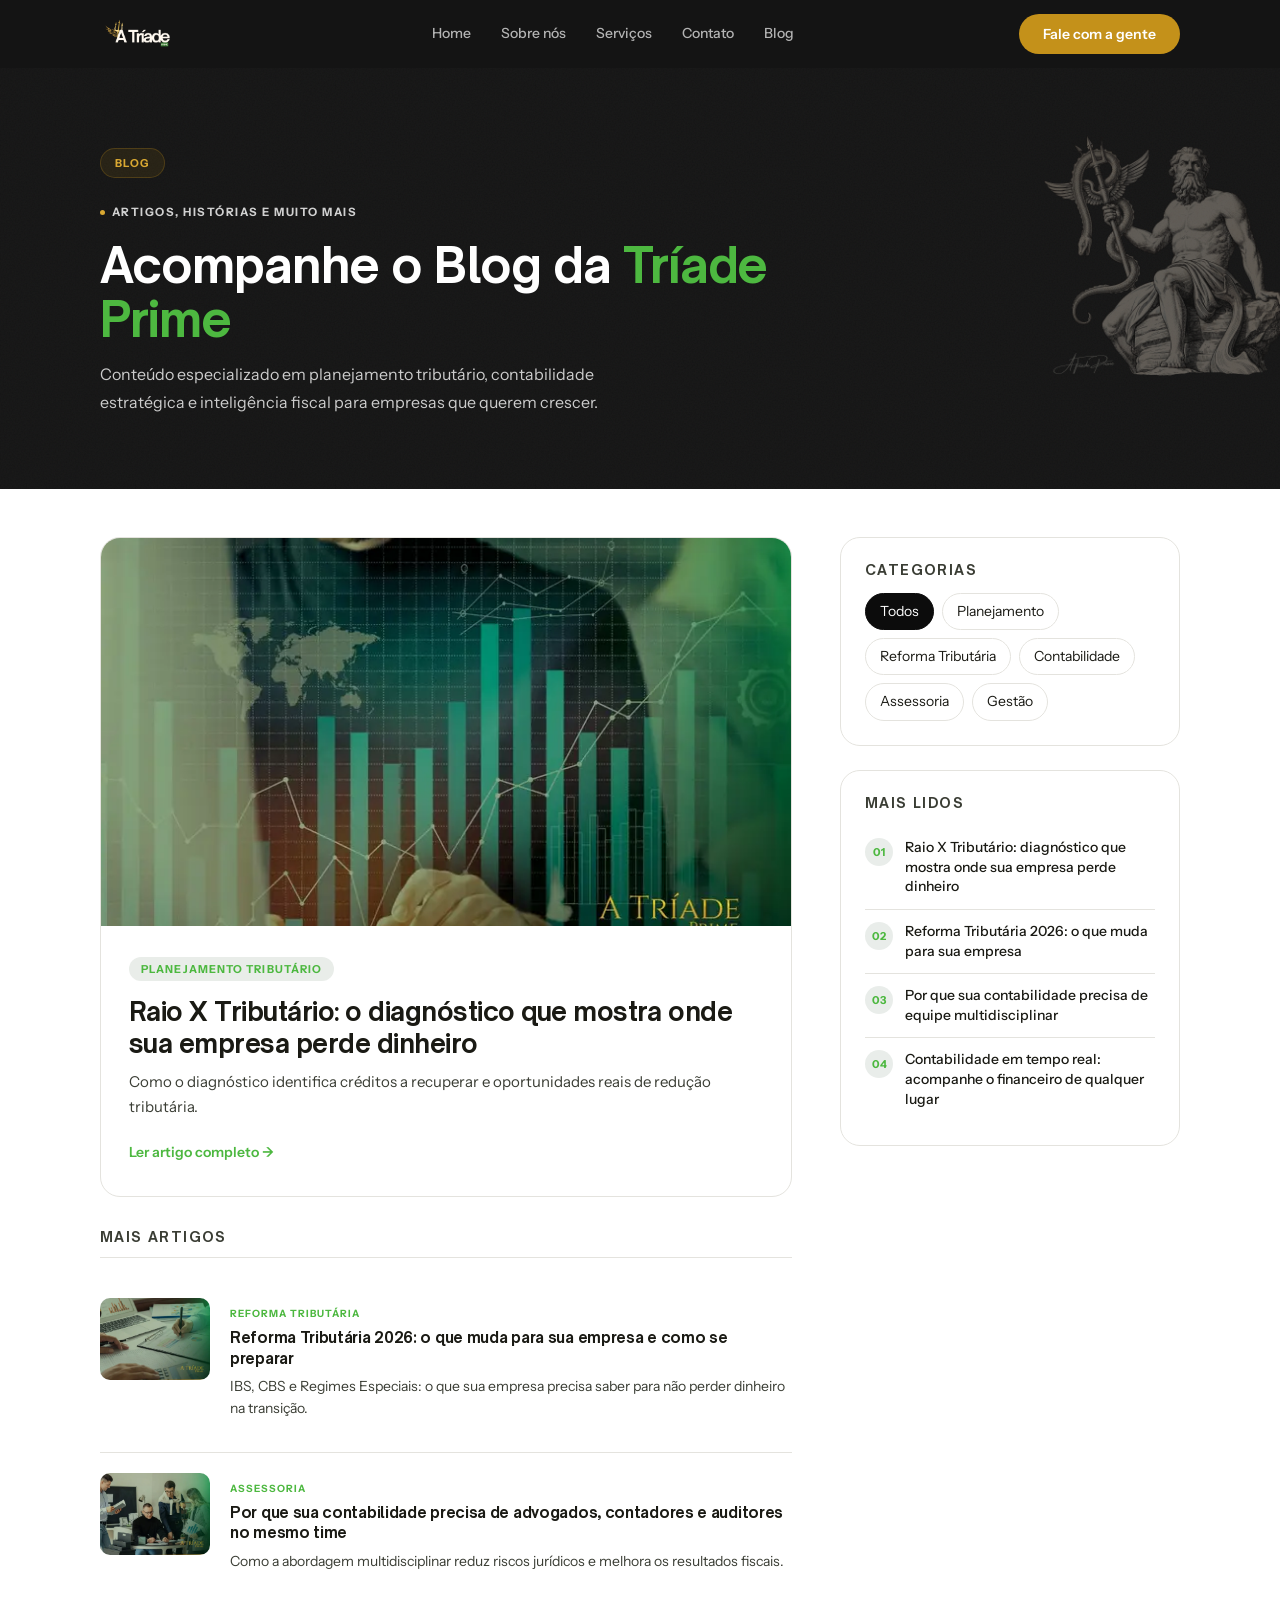
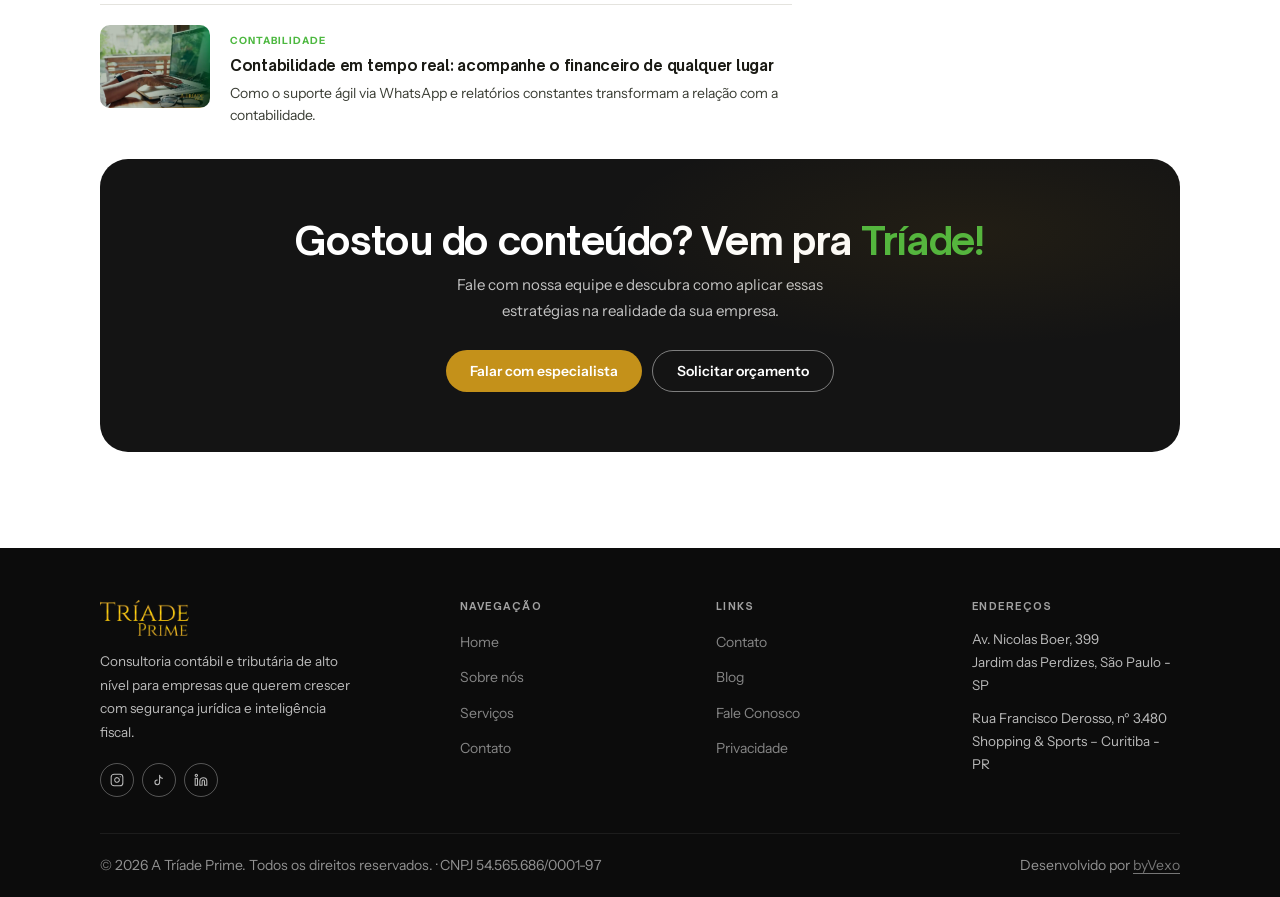
<file: blog.html>
﻿<!DOCTYPE html>
<html lang="pt-BR" hreflang="pt-BR">
<head>
<meta charset="UTF-8"/>
<meta name="robots" content="index, follow"/>
<meta name="viewport" content="width=device-width,initial-scale=1.0"/>
<meta name="theme-color" content="#141414"/>
<title>Blog | Tributário e Contabilidade Estratégica · Tríade Prime</title>
<meta name="description" content="Artigos sobre planejamento tributário, reforma tributária 2026, recuperação de créditos e contabilidade estratégica. Conteúdo direto para empresários."/>
<meta name="keywords" content="blog tributário, planejamento tributário, reforma tributária 2026, recuperação de créditos fiscais, contabilidade estratégica"/>
<link rel="canonical" href="https://www.triadeprime.com.br/blog"/>
<meta property="og:type" content="website"/>
<meta property="og:locale" content="pt_BR"/>
<meta property="og:title" content="Blog | A Tríade Prime"/>
<meta property="og:description" content="Artigos sobre planejamento tributário, reforma tributária e contabilidade estratégica."/>
<meta property="og:image" content="https://www.triadeprime.com.br/og-blog.jpg"/>
<meta name="twitter:card" content="summary_large_image"/>
<meta name="twitter:title" content="Blog | Tributário e Contabilidade Estratégica · Tríade Prime"/>
<meta name="twitter:description" content="Artigos sobre planejamento tributário, reforma tributária 2026, recuperação de créditos e contabilidade estratégica. Conteúdo direto para empresários."/>
<meta name="twitter:image" content="https://www.triadeprime.com.br/og-blog.jpg"/>
<meta property="og:url" content="https://www.triadeprime.com.br/blog"/>
<meta property="og:type" content="website"/>

<link rel="preconnect" href="https://fonts.googleapis.com"/>
<link rel="preconnect" href="https://fonts.gstatic.com" crossorigin/>
<link href="https://fonts.googleapis.com/css2?family=Instrument+Sans:ital,wght@0,400;0,500;0,600;0,700;1,400;1,600&display=swap" rel="stylesheet"/>
<style>
/* TOKENS */
:root{
  --g9:#0c0c0c; --g8:#141414; --g7:#1c1c1c; --g6:#4db840; --g5:#3d7a30;
  --g2:#c4d4ba; --g1:#dce8d4; --g0:#eee9e0;
  --au:#c4911a; --au2:#d9a832; --au3:#ecc95a;
  --ink:#1a1a14; --mid:#44473e; --faint:#9aa094;
  --rule:#e4e3de; --paper:#f0ece3; --white:#ffffff;
  --f:'Instrument Sans',system-ui,sans-serif;
  --r8:8px; --r14:14px; --r20:20px; --r28:28px; --rp:9999px;
  --ease:cubic-bezier(.4,0,.2,1);
}
*{box-sizing:border-box;margin:0;padding:0;}
html{-webkit-font-smoothing:antialiased;scroll-behavior:smooth;}
body{font-family:var(--f);font-size:16px;line-height:1.65;color:var(--ink);background:var(--white);overflow-x:hidden;}
img{display:block;max-width:100%;height:auto;}
a{color:inherit;text-decoration:none;}

/* LAYOUT */
.w{max-width:1160px;margin:0 auto;padding:0 20px;}
@media(min-width:600px){.w{padding:0 32px;}}
@media(min-width:1000px){.w{padding:0 40px;}}

/* TYPE — base */
h1,h2,h3,h4{font-family:var(--f);font-weight:700;color:var(--ink);letter-spacing:-.02em;line-height:1.15;}
p{line-height:1.7;}

/* KEY RULE: dark sections force all text white */
.dark-sec{background:var(--g8);}
.dark-sec,
.dark-sec h1,.dark-sec h2,.dark-sec h3,.dark-sec h4,.dark-sec p,
.dark-sec span,.dark-sec li,.dark-sec label{color:var(--white);}
.dark-sec em{color:var(--g6) !important;}
.dark-sec .sub{color:rgba(255,255,255,.75) !important;}
.dark-sec .faint-txt{color:rgba(255,255,255,.65) !important;}

/* Eyebrow */
.eyebrow{
  display:inline-flex;align-items:center;gap:7px;
  font-size:11.5px;font-weight:700;letter-spacing:.13em;text-transform:uppercase;color:var(--g6);
}
.eyebrow::before{content:'';width:5px;height:5px;border-radius:50%;background:var(--au);}
.dark-sec .eyebrow{color:rgba(255,255,255,.8);}
.dark-sec .eyebrow::before{background:var(--au2);}
em{font-style:normal;font-weight:700;color:var(--g6);}

/* BUTTONS */
.btn{
  display:inline-flex;align-items:center;gap:8px;
  font-family:var(--f);font-size:14px;font-weight:600;line-height:1;
  padding:13px 24px;border-radius:var(--rp);border:none;cursor:pointer;
  transition:transform .22s var(--ease),box-shadow .22s,background .22s,border-color .22s;
  white-space:nowrap;
}
.btn:active{transform:scale(.97);}
.btn-dk{background:var(--g8);color:var(--white);}
.btn-dk:hover{background:var(--g7);box-shadow:0 5px 18px rgba(14,24,18,.28);}
.btn-au{background:var(--au);color:var(--white);}
.btn-au:hover{background:var(--au2);box-shadow:0 5px 18px rgba(196,145,26,.32);}
.btn-ln{background:transparent;color:var(--ink);border:1.5px solid var(--rule);}
.btn-ln:hover{border-color:var(--g6);color:var(--g6);}
.btn-ln-w{background:transparent;color:var(--white);border:1.5px solid rgba(255,255,255,.28);}
.btn-ln-w:hover{border-color:rgba(255,255,255,.65);}

/* REVEAL */
.rv{opacity:1;transform:none;transition:opacity .55s var(--ease),transform .55s var(--ease);}
.js-on .rv{opacity:0;transform:translateY(16px);}
.rv.in{opacity:1 !important;transform:none !important;}
.rv.d1{transition-delay:.1s;}.rv.d2{transition-delay:.2s;}.rv.d3{transition-delay:.3s;}

/* HEADER */
.hdr{position:sticky;top:0;z-index:900;background:var(--g8);}
.hdr-in{max-width:1160px;margin:0 auto;padding:0 20px;height:68px;display:flex;align-items:center;}
@media(min-width:600px){.hdr-in{padding:0 32px;}}
@media(min-width:1000px){.hdr-in{padding:0 40px;}}
.hdr-logo img{height:28px;width:auto;}
.hdr-nav{display:none;gap:2px;}
.hdr-nav a{font-size:14px;font-weight:500;color:rgba(255,255,255,.68);padding:8px 14px;border-radius:var(--rp);transition:.2s;}
.hdr-nav a:hover{color:var(--white);background:rgba(255,255,255,.07);}
.hdr-cta{display:none;}
.hdr-tog{margin-left:auto;background:none;border:none;cursor:pointer;display:flex;flex-direction:column;gap:5px;padding:6px;}
.hdr-tog span{display:block;width:22px;height:2px;background:var(--white);border-radius:2px;transition:.25s;}
.mob-nav{display:none;position:fixed;top:68px;inset:68px 0 0;background:var(--g8);z-index:899;padding:24px 20px;flex-direction:column;}
.mob-nav.open{display:flex;}
.mob-nav a{font-size:19px;font-weight:600;color:rgba(255,255,255,.8);padding:16px 6px;border-bottom:1px solid rgba(255,255,255,.07);transition:color .2s;}
.mob-nav a:hover{color:var(--au3);}
.mob-nav .btn{margin-top:24px;align-self:flex-start;}
@media(min-width:860px){
  .hdr-nav{display:flex;flex:1;justify-content:center;} .hdr-cta{display:inline-flex;} .hdr-tog{display:none;}
}

/* PAGE HERO */
.pg-hero{
  background:var(--g8);padding:44px 0 48px;
  position:relative;overflow:hidden;
}
@media(min-width:860px){.pg-hero{padding:80px 0 72px;}}
.pg-hero .w{position:relative;z-index:1;}
.pg-hero h1{color:var(--white);font-size:clamp(1.9rem,6vw,3rem);max-width:720px;margin-bottom:14px;}
.pg-hero em{color:var(--g6) !important;}
.pg-hero p{color:rgba(255,255,255,.78);font-size:16px;max-width:560px;line-height:1.78;}
.pg-hero .eyebrow{color:rgba(255,255,255,.8);margin-bottom:16px;}
.pg-hero .eyebrow::before{background:var(--au2);}
.hero-poseidon{position:absolute;right:-20px;bottom:0;height:460px;width:auto;opacity:.32;pointer-events:none;z-index:0;}
@media(max-width:860px){.hero-poseidon{height:300px;opacity:.26;right:-10px;}}
@media(max-width:480px){.hero-poseidon{height:220px;opacity:.18;}}

/* SECTIONS */
.sec{padding:60px 0;}
@media(min-width:860px){.sec{padding:96px 0;}}
.sec-lt{background:var(--white);}
.sec-pa{background:var(--paper);}
.sec-dk{background:var(--g8);}
.sec-dk .eyebrow{color:rgba(255,255,255,.8);}
.sec-dk .eyebrow::before{background:var(--au2);}
.sec-dk .sh p{color:rgba(255,255,255,.75);}
.sec-dk h2,.sec-dk h3,.sec-dk h4{color:var(--white);}
.sec-dk p{color:rgba(255,255,255,.8);}
.sec-dk em{color:var(--g6) !important;}

/* Section header */
.sh{margin-bottom:40px;}
.sh .eyebrow{margin-bottom:12px;}
.sh h2{font-size:clamp(1.6rem,4.5vw,2.4rem);margin-bottom:10px;}
.sh p{color:var(--mid);font-size:15px;line-height:1.75;max-width:580px;}
.sh.center{text-align:center;}
.sh.center p{margin:0 auto;}
.sec-dk .sh h2{color:var(--white);}
.sec-dk .sh p{color:rgba(255,255,255,.75);}

/* 2-col grid */
.grid2{display:grid;gap:36px;}
@media(min-width:760px){.grid2{grid-template-columns:1fr 1fr;gap:52px;align-items:center;}}
.grid3{display:grid;gap:16px;}
@media(min-width:640px){.grid3{grid-template-columns:repeat(2,1fr);}}
@media(min-width:900px){.grid3{grid-template-columns:repeat(3,1fr);}}

/* Card base */
.card{background:var(--white);border:1px solid var(--rule);border-radius:var(--r20);padding:28px 24px;transition:.28s var(--ease);}
.card:hover{transform:translateY(-3px);box-shadow:0 12px 36px rgba(14,24,18,.09);}
.card-dk{background:rgba(255,255,255,.04);border:1px solid rgba(255,255,255,.08);border-radius:var(--r20);padding:24px 20px;}
.card-dk h3,.card-dk h4{color:var(--white);}
.card-dk p{color:rgba(255,255,255,.8);}

/* Image blocks */
.img-block{border-radius:var(--r20);overflow:hidden;background:var(--g1);}
.img-block img{width:100%;height:100%;object-fit:cover;display:block;}
.img-block.ratio-4-3{aspect-ratio:4/3;}
.img-block.ratio-16-9{aspect-ratio:16/9;}
.img-block.ratio-3-4{aspect-ratio:3/4;}

/* Checklist */
.checks{list-style:none;display:flex;flex-direction:column;gap:10px;}
.checks li{display:flex;align-items:flex-start;gap:12px;font-size:14.5px;color:var(--mid);}
.ck{
  width:20px;height:20px;border-radius:50%;flex-shrink:0;margin-top:2px;
  background:var(--g0);border:1px solid var(--g2);
  background-image:url("data:image/svg+xml,%3Csvg xmlns='http://www.w3.org/2000/svg' viewBox='0 0 24 24' fill='none' stroke='%23376640' stroke-width='2.5' stroke-linecap='round' stroke-linejoin='round'%3E%3Cpath d='M20 6L9 17l-5-5'/%3E%3C/svg%3E");
  background-size:11px;background-position:center;background-repeat:no-repeat;
}
.ck-au{
  background:rgba(196,145,26,.12);border:1px solid rgba(196,145,26,.3);
  background-image:url("data:image/svg+xml,%3Csvg xmlns='http://www.w3.org/2000/svg' viewBox='0 0 24 24' fill='none' stroke='%23d9a832' stroke-width='2.5' stroke-linecap='round' stroke-linejoin='round'%3E%3Cpath d='M20 6L9 17l-5-5'/%3E%3C/svg%3E");
  background-size:11px;background-position:center;background-repeat:no-repeat;
}

/* Icon circle */
.ico{width:44px;height:44px;border-radius:50%;flex-shrink:0;display:flex;align-items:center;justify-content:center;}
.ico-g{background:var(--g0);border:1px solid var(--g2);}
.ico-au{background:rgba(196,145,26,.12);border:1px solid rgba(196,145,26,.25);}

/* CTA strip */
.cta-strip{
  background:var(--g8);border-radius:var(--r28);
  padding:44px 24px;text-align:center;position:relative;overflow:hidden;
}
@media(min-width:600px){.cta-strip{padding:60px 48px;}}
.cta-strip::after{content:'';position:absolute;inset:0;background:radial-gradient(ellipse 55% 65% at 80% 25%,rgba(196,145,26,.08) 0%,transparent 60%);pointer-events:none;}
.cta-strip h2{color:var(--white) !important;font-size:clamp(1.5rem,5vw,2.4rem);margin-bottom:10px;position:relative;}
.cta-strip h2 em{color:var(--g6) !important;}
.cta-strip p{color:rgba(255,255,255,.75) !important;max-width:420px;margin:0 auto 26px;font-size:15px;line-height:1.75;position:relative;}
.cta-btns{display:flex;justify-content:center;gap:10px;flex-wrap:wrap;position:relative;}
.sec-cta{padding:40px 0 64px;}
@media(min-width:860px){.sec-cta{padding:60px 0 96px;}}

/* Number stat */
.stat-num{font-size:2.2rem;font-weight:700;line-height:1;margin-bottom:6px;}
.stat-lbl{font-size:14px;line-height:1.5;}

/* FOOTER */
.ftr{background:var(--g9);padding:52px 0 0;}
.ftr-grid{display:grid;gap:36px;padding-bottom:36px;border-bottom:1px solid rgba(255,255,255,.07);}
@media(min-width:700px){.ftr-grid{grid-template-columns:1.5fr 1fr 1fr 1fr;gap:48px;}}
.ftr-logo img{height:36px;width:auto;margin-bottom:14px;filter:brightness(1.1);}
.ftr-desc{font-size:14px;color:rgba(255,255,255,.72);line-height:1.75;max-width:260px;margin-bottom:18px;}
.ftr-social{display:flex;gap:8px;}
.ftr-sl{width:34px;height:34px;border-radius:50%;border:1px solid rgba(255,255,255,.3);display:flex;align-items:center;justify-content:center;color:rgba(255,255,255,.72);transition:.22s;}
.ftr-sl:hover{border-color:var(--au2);color:var(--au2);}
.ftr-sl svg{width:14px;height:14px;}
.ftr-col h4{font-size:10.5px;font-weight:700;letter-spacing:.14em;text-transform:uppercase;color:rgba(255,255,255,.62);margin-bottom:16px;}
.ftr-col ul{display:flex;flex-direction:column;gap:9px;list-style:none;padding:0;}
.ftr-col a{font-size:14px;color:rgba(255,255,255,.5);transition:color .2s;}
.ftr-col a:hover{color:var(--white);}
.ftr-addr{font-size:14px;color:rgba(255,255,255,.72);line-height:1.7;}
.ftr-addr+.ftr-addr{margin-top:10px;}
.ftr-bot{padding:20px 0;display:flex;flex-direction:column;align-items:center;gap:8px;text-align:center;font-size:14px;color:rgba(255,255,255,.55);}
@media(min-width:700px){.ftr-bot{flex-direction:row;justify-content:space-between;text-align:left;}}
</style>
<link rel="stylesheet" href="style.css">
<link rel="manifest" href="manifest.json">
<style>.blog-g{display:grid;gap:16px;}@media(min-width:640px){.blog-g{grid-template-columns:repeat(2,1fr);}}.bc-card{border:1px solid var(--rule);border-radius:var(--r20);overflow:hidden;background:var(--white);display:flex;flex-direction:column;transition:.28s var(--ease);text-decoration:none;color:inherit;}.bc-card:hover{transform:translateY(-4px);box-shadow:0 14px 40px rgba(14,24,18,.1);border-color:var(--g2);}.bc-card:hover img{transform:scale(1.05);}</style>
<script type="application/ld+json">
{
  "@context": "https://schema.org",
  "@graph": [
    {
      "@type": "BreadcrumbList",
      "itemListElement": [
        { "@type": "ListItem", "position": 1, "name": "Home", "item": "https://www.triadeprime.com.br/" },
        { "@type": "ListItem", "position": 2, "name": "Blog", "item": "https://www.triadeprime.com.br/blog" }
      ]
    },
    {
      "@type": "Blog",
      "name": "Blog Tríade Prime",
      "url": "https://www.triadeprime.com.br/blog",
      "description": "Conteúdo sobre planejamento tributário, reforma tributária e contabilidade estratégica para empresários.",
      "publisher": { "@id": "https://www.triadeprime.com.br/#organization" },
      "blogPost": [
        {
          "@type": "BlogPosting",
          "headline": "Raio X Tributário: o diagnóstico que mostra onde sua empresa perde dinheiro",
          "url": "https://www.triadeprime.com.br/blog/raio-x-tributario-diagnostico",
          "datePublished": "2026-06-01",
          "author": { "@id": "https://www.triadeprime.com.br/#organization" }
        },
        {
          "@type": "BlogPosting",
          "headline": "Reforma Tributária 2026: o que muda e como se preparar",
          "url": "https://www.triadeprime.com.br/blog/reforma-tributaria-2026",
          "datePublished": "2026-05-15",
          "author": { "@id": "https://www.triadeprime.com.br/#organization" }
        },
        {
          "@type": "BlogPosting",
          "headline": "Por que ter uma equipe multidisciplinar muda tudo na contabilidade",
          "url": "https://www.triadeprime.com.br/blog/equipe-multidisciplinar-contabilidade",
          "datePublished": "2026-05-01",
          "author": { "@id": "https://www.triadeprime.com.br/#organization" }
        }
      ]
    }
  ]
}
</script><link rel="icon" type="image/png" sizes="32x32" href="/img/favicon-32.png">
<link rel="apple-touch-icon" href="/img/favicon-180.png">
</head>
<body>
<header class="hdr">
  <div class="hdr-in">
    <a href="/" aria-label="A Tríade Prime"><img class="hdr-logo" src="img/Logo principal.png" alt="Tríade Prime" style="height:44px;width:auto;"></a>
    <nav class="hdr-nav" aria-label="Principal">
      <a href="/">Home</a><a href="/sobre-nos">Sobre nós</a><a href="/servicos">Serviços</a>
      <a href="/contato">Contato</a><a href="/blog">Blog</a>
    </nav>
    <a href="https://wa.me/5511974432211?text=Ol%C3%A1!%20Gostaria%20de%20falar%20com%20um%20especialista%20da%20Tr%C3%ADade%20Prime." target="_blank" rel="noopener" class="btn btn-au hdr-cta">Fale com a gente</a>
    <button class="hdr-tog" id="tog" aria-label="Abrir menu" aria-expanded="false">
      <span></span><span></span><span></span>
    </button>
  </div>
</header>
<nav class="mob-nav" id="mnav">
  <a href="/">Home</a><a href="/sobre-nos">Sobre nós</a><a href="/servicos">Serviços</a>
  <a href="/contato">Contato</a><a href="/blog">Blog</a>
  <a href="/contato" class="btn btn-au">Fale com a gente</a>
</nav>
<main>
<section class="pg-hero">
  <img class="hero-poseidon" src="img/Poseidon.png" alt="" aria-hidden="true">
  <div class="w">
    <span style="display:inline-flex;align-items:center;gap:7px;font-size:11px;font-weight:700;letter-spacing:.13em;text-transform:uppercase;color:var(--au2);background:rgba(196,145,26,.1);border:1px solid rgba(196,145,26,.25);padding:5px 14px;border-radius:var(--rp);margin-bottom:18px;">Blog</span><br>
    <div class="eyebrow" style="margin-bottom:16px;">Artigos, histórias e muito mais</div>
    <h1>Acompanhe o Blog da <em>Tríade Prime</em></h1>
    <p style="margin-top:14px;">Conteúdo especializado em planejamento tributário, contabilidade estratégica e inteligência fiscal para empresas que querem crescer.</p>
  </div>
</section>
<section class="sec sec-lt" style="padding-top:48px;padding-bottom:96px;">
  <div class="w">
    <div style="display:grid;grid-template-columns:1fr 340px;gap:48px;align-items:start;" class="blog-layout-grid">

      <!-- MAIN CONTENT -->
      <div>
        <div id="blog-articles"><!-- FEATURED ARTICLE -->
        <a href="/blog/raio-x-tributario-diagnostico" style="display:block;border:1px solid var(--rule);border-radius:var(--r20);overflow:hidden;background:var(--white);text-decoration:none;color:inherit;transition:.28s var(--ease);margin-bottom:32px;" class="rv blog-featured-card" data-category="planejamento">
          <div style="aspect-ratio:16/9;overflow:hidden;background:var(--g1);">
            <img src="[data-uri]" alt="Raio X Tributário" loading="lazy" style="width:100%;height:100%;object-fit:cover;transition:transform .4s var(--ease);">
          </div>
          <div style="padding:28px 28px 32px;">
            <span style="display:inline-block;font-size:11px;font-weight:700;letter-spacing:.1em;text-transform:uppercase;padding:3px 12px;border-radius:var(--rp);background:rgba(39,80,47,.1);color:var(--g6);margin-bottom:14px;">Planejamento Tributário</span>
            <h2 style="font-size:clamp(1.25rem,2.5vw,1.6rem);color:var(--ink);margin-bottom:10px;line-height:1.25;">Raio X Tributário: o diagnóstico que mostra onde sua empresa perde dinheiro</h2>
            <p style="color:var(--mid);font-size:15px;line-height:1.7;margin-bottom:18px;">Como o diagnóstico identifica créditos a recuperar e oportunidades reais de redução tributária.</p>
            <span style="font-size:14px;font-weight:600;color:var(--g6);">Ler artigo completo →</span>
          </div>
        </a>

        <!-- ARTICLE LIST -->
        <h3 style="font-size:14px;font-weight:700;letter-spacing:.1em;text-transform:uppercase;color:var(--mid);margin-bottom:20px;padding-bottom:12px;border-bottom:1px solid var(--rule);">Mais artigos</h3>

        <a href="/blog/reforma-tributaria-2026" style="display:flex;gap:20px;text-decoration:none;color:inherit;border-bottom:1px solid var(--rule);padding:20px 0 32px;transition:.2s;align-items:flex-start;" class="rv blog-list-item">
          <div style="width:110px;min-width:110px;aspect-ratio:4/3;border-radius:10px;overflow:hidden;background:var(--g1);">
            <img src="[data-uri]" alt="Reforma Tributária 2026" loading="lazy" style="width:100%;height:100%;object-fit:cover;">
          </div>
          <div>
            <span style="display:inline-block;font-size:10px;font-weight:700;letter-spacing:.1em;text-transform:uppercase;color:var(--g6);margin-bottom:6px;">Reforma Tributária</span>
            <h3 style="font-size:15px;color:var(--ink);margin-bottom:6px;line-height:1.35;">Reforma Tributária 2026: o que muda para sua empresa e como se preparar</h3>
            <p style="font-size:14px;color:var(--mid);line-height:1.6;">IBS, CBS e Regimes Especiais: o que sua empresa precisa saber para não perder dinheiro na transição.</p>
          </div>
        </a>

        <a href="/blog/equipe-multidisciplinar-contabilidade" style="display:flex;gap:20px;text-decoration:none;color:inherit;border-bottom:1px solid var(--rule);padding:20px 0 32px;transition:.2s;align-items:flex-start;" class="rv blog-list-item">
          <div style="width:110px;min-width:110px;aspect-ratio:4/3;border-radius:10px;overflow:hidden;background:var(--g1);">
            <img src="[data-uri]" alt="Equipe multidisciplinar" loading="lazy" style="width:100%;height:100%;object-fit:cover;">
          </div>
          <div>
            <span style="display:inline-block;font-size:10px;font-weight:700;letter-spacing:.1em;text-transform:uppercase;color:var(--g6);margin-bottom:6px;">Assessoria</span>
            <h3 style="font-size:15px;color:var(--ink);margin-bottom:6px;line-height:1.35;">Por que sua contabilidade precisa de advogados, contadores e auditores no mesmo time</h3>
            <p style="font-size:14px;color:var(--mid);line-height:1.6;">Como a abordagem multidisciplinar reduz riscos jurídicos e melhora os resultados fiscais.</p>
          </div>
        </a>

        <a href="/blog/contabilidade-em-tempo-real" style="display:flex;gap:20px;text-decoration:none;color:inherit;padding:20px 0 32px;transition:.2s;align-items:flex-start;" class="rv blog-list-item" data-category="contabilidade">
          <div style="width:110px;min-width:110px;aspect-ratio:4/3;border-radius:10px;overflow:hidden;background:var(--g1);">
            <img src="[data-uri]" alt="Contabilidade em tempo real" loading="lazy" style="width:100%;height:100%;object-fit:cover;">
          </div>
          <div>
            <span style="display:inline-block;font-size:10px;font-weight:700;letter-spacing:.1em;text-transform:uppercase;color:var(--g6);margin-bottom:6px;">Contabilidade</span>
            <h3 style="font-size:15px;color:var(--ink);margin-bottom:6px;line-height:1.35;">Contabilidade em tempo real: acompanhe o financeiro de qualquer lugar</h3>
            <p style="font-size:14px;color:var(--mid);line-height:1.6;">Como o suporte ágil via WhatsApp e relatórios constantes transformam a relação com a contabilidade.</p>
          </div>
        </a>
<p id="blog-no-results">Nenhum artigo encontrado nesta categoria.</p></div><!-- /blog-articles -->
      </div>

      <!-- SIDEBAR -->
      <aside style="position:sticky;top:100px;display:flex;flex-direction:column;gap:24px;">

        <!-- CATEGORIES -->
        <div style="border:1px solid var(--rule);border-radius:var(--r20);padding:24px;">
          <h4 style="font-size:14px;font-weight:700;letter-spacing:.1em;text-transform:uppercase;color:var(--mid);margin-bottom:16px;">Categorias</h4>
          <div style="display:flex;flex-wrap:wrap;gap:8px;">
            <a href="#" style="display:inline-block;padding:6px 14px;border-radius:var(--rp);border:1px solid var(--rule);font-size:14px;color:var(--ink);text-decoration:none;transition:.2s;" class="blog-tag active-tag" data-filter="todos">Todos</a>
            <a href="#" style="display:inline-block;padding:6px 14px;border-radius:var(--rp);border:1px solid var(--rule);font-size:14px;color:var(--ink);text-decoration:none;transition:.2s;" class="blog-tag" data-filter="planejamento">Planejamento</a>
            <a href="#" style="display:inline-block;padding:6px 14px;border-radius:var(--rp);border:1px solid var(--rule);font-size:14px;color:var(--ink);text-decoration:none;transition:.2s;" class="blog-tag" data-filter="reforma">Reforma Tributária</a>
            <a href="#" style="display:inline-block;padding:6px 14px;border-radius:var(--rp);border:1px solid var(--rule);font-size:14px;color:var(--ink);text-decoration:none;transition:.2s;" class="blog-tag" data-filter="contabilidade">Contabilidade</a>
            <a href="#" style="display:inline-block;padding:6px 14px;border-radius:var(--rp);border:1px solid var(--rule);font-size:14px;color:var(--ink);text-decoration:none;transition:.2s;" class="blog-tag" data-filter="assessoria">Assessoria</a>
            <a href="#" style="display:inline-block;padding:6px 14px;border-radius:var(--rp);border:1px solid var(--rule);font-size:14px;color:var(--ink);text-decoration:none;transition:.2s;" class="blog-tag" data-filter="gestao">Gestão</a>
          </div>
        </div>

        <!-- RECENT POSTS -->
        <div style="border:1px solid var(--rule);border-radius:var(--r20);padding:24px;">
          <h4 style="font-size:14px;font-weight:700;letter-spacing:.1em;text-transform:uppercase;color:var(--mid);margin-bottom:16px;">Mais lidos</h4>
          <div style="display:flex;flex-direction:column;gap:0;">
            <a href="/blog/raio-x-tributario-diagnostico" style="display:flex;gap:12px;align-items:flex-start;padding:12px 0;border-bottom:1px solid var(--rule);text-decoration:none;color:inherit;">
              <span style="min-width:28px;height:28px;border-radius:50%;background:rgba(39,80,47,.1);display:flex;align-items:center;justify-content:center;font-size:11px;font-weight:700;color:var(--g6);">01</span>
              <span style="font-size:14px;color:var(--ink);line-height:1.4;font-weight:500;">Raio X Tributário: diagnóstico que mostra onde sua empresa perde dinheiro</span>
            </a>
            <a href="/blog/reforma-tributaria-2026" style="display:flex;gap:12px;align-items:flex-start;padding:12px 0;border-bottom:1px solid var(--rule);text-decoration:none;color:inherit;">
              <span style="min-width:28px;height:28px;border-radius:50%;background:rgba(39,80,47,.1);display:flex;align-items:center;justify-content:center;font-size:11px;font-weight:700;color:var(--g6);">02</span>
              <span style="font-size:14px;color:var(--ink);line-height:1.4;font-weight:500;">Reforma Tributária 2026: o que muda para sua empresa</span>
            </a>
            <a href="/blog/equipe-multidisciplinar-contabilidade" style="display:flex;gap:12px;align-items:flex-start;padding:12px 0;border-bottom:1px solid var(--rule);text-decoration:none;color:inherit;">
              <span style="min-width:28px;height:28px;border-radius:50%;background:rgba(39,80,47,.1);display:flex;align-items:center;justify-content:center;font-size:11px;font-weight:700;color:var(--g6);">03</span>
              <span style="font-size:14px;color:var(--ink);line-height:1.4;font-weight:500;">Por que sua contabilidade precisa de equipe multidisciplinar</span>
            </a>
            <a href="/blog/contabilidade-em-tempo-real" style="display:flex;gap:12px;align-items:flex-start;padding:12px 0;text-decoration:none;color:inherit;">
              <span style="min-width:28px;height:28px;border-radius:50%;background:rgba(39,80,47,.1);display:flex;align-items:center;justify-content:center;font-size:11px;font-weight:700;color:var(--g6);">04</span>
              <span style="font-size:14px;color:var(--ink);line-height:1.4;font-weight:500;">Contabilidade em tempo real: acompanhe o financeiro de qualquer lugar</span>
            </a>
          </div>
        </div>


      </aside>
    </div>
  </div>
  <style>
    @media(max-width:860px){.blog-layout-grid{grid-template-columns:1fr !important;} aside{position:static !important;}}
    .blog-featured-card:hover img{transform:scale(1.04);}
    .blog-list-item:hover h3{color:var(--g6);}
    .blog-tag:hover{background:var(--g9);color:var(--white);border-color:var(--g9);}
  </style>
<style>
  .active-tag{background:var(--g9) !important;color:var(--white) !important;border-color:var(--g9) !important;}
  .blog-hidden{display:none !important;}
  #blog-no-results{display:none;padding:40px 0;text-align:center;color:var(--mid);font-size:15px;}
</style>
<script>
(function(){
  var tags = document.querySelectorAll('.blog-tag');
  var articles = document.querySelectorAll('#blog-articles [data-category]');
  var noResults = document.getElementById('blog-no-results');
  tags.forEach(function(tag){
    tag.addEventListener('click', function(e){
      e.preventDefault();
      var filter = this.getAttribute('data-filter');
      tags.forEach(function(t){ t.classList.remove('active-tag'); });
      this.classList.add('active-tag');
      var visible = 0;
      articles.forEach(function(a){
        if(filter === 'todos' || a.getAttribute('data-category') === filter){
          a.classList.remove('blog-hidden');
          visible++;
        } else {
          a.classList.add('blog-hidden');
        }
      });
      if(noResults) noResults.style.display = visible === 0 ? 'block' : 'none';
    });
  });
})();
</script>
  <div class="w">
    <div class="cta-strip rv">
      <h2>Gostou do conteúdo? Vem pra <em>Tríade!</em></h2>
      <p>Fale com nossa equipe e descubra como aplicar essas estratégias na realidade da sua empresa.</p>
      <div class="cta-btns">
        <a href="https://wa.me/5511974432211?text=Ol%C3%A1!%20Vim%20pelo%20Blog%20da%20Tr%C3%ADade%20Prime%20e%20gostaria%20de%20falar%20com%20um%20especialista." target="_blank" rel="noopener" class="btn btn-au">Falar com especialista</a>
        <a href="https://wa.me/5511974432211?text=Ol%C3%A1!%20Vim%20pelo%20Blog%20da%20Tr%C3%ADade%20Prime%20e%20gostaria%20de%20falar%20com%20um%20especialista." class="btn btn-ln-w">Solicitar orçamento</a>
      </div>
    </div>
  </div>
</section>
</main>
<footer class="ftr">
  <div class="w">
    <div class="ftr-grid">
      <div>
        <div class="ftr-logo"><img src="[data-uri]" alt="A Tríade Prime" width="130" height="52"/></div>
        <p class="ftr-desc">Consultoria contábil e tributária de alto nível para empresas que querem crescer com segurança jurídica e inteligência fiscal.</p>
        <div class="ftr-social">
          <a href="#" class="ftr-sl" aria-label="Instagram"><svg viewBox="0 0 24 24" fill="none" stroke="currentColor" stroke-width="1.8" stroke-linecap="round" stroke-linejoin="round"><rect x="2" y="2" width="20" height="20" rx="5"/><path d="M16 11.37A4 4 0 1112.63 8 4 4 0 0116 11.37z"/><line x1="17.5" y1="6.5" x2="17.51" y2="6.5"/></svg></a>
          <a href="#" class="ftr-sl" aria-label="TikTok"><svg viewBox="0 0 24 24" fill="none" stroke="currentColor" stroke-width="1.8" stroke-linecap="round" stroke-linejoin="round"><path d="M9 12a4 4 0 104 4V4a5 5 0 005 5"/></svg></a>
          <a href="#" class="ftr-sl" aria-label="LinkedIn"><svg viewBox="0 0 24 24" fill="none" stroke="currentColor" stroke-width="1.8" stroke-linecap="round" stroke-linejoin="round"><path d="M16 8a6 6 0 016 6v7h-4v-7a2 2 0 00-2-2 2 2 0 00-2 2v7h-4v-7a6 6 0 016-6z"/><rect x="2" y="9" width="4" height="12"/><circle cx="4" cy="4" r="2"/></svg></a>
        </div>
      </div>
      <div class="ftr-col"><h4>Navegação</h4><ul>
        <li><a href="/">Home</a></li><li><a href="/sobre-nos">Sobre nós</a></li>
        <li><a href="/servicos">Serviços</a></li><li><a href="https://wa.me/5511974432211?text=Ol%C3%A1!%20Vim%20pelo%20Blog%20da%20Tr%C3%ADade%20Prime%20e%20gostaria%20de%20falar%20com%20um%20especialista.">Contato</a></li>
      </ul></div>
      <div class="ftr-col"><h4>Links</h4><ul>
        <li><a href="https://wa.me/5511974432211?text=Ol%C3%A1!%20Vim%20pelo%20Blog%20da%20Tr%C3%ADade%20Prime%20e%20gostaria%20de%20falar%20com%20um%20especialista.">Contato</a></li><li><a href="/blog">Blog</a></li>
        <li><a href="https://wa.me/5511974432211?text=Ol%C3%A1!%20Vim%20pelo%20Blog%20da%20Tr%C3%ADade%20Prime%20e%20gostaria%20de%20falar%20com%20um%20especialista.">Fale Conosco</a></li><li><a href="/politica-de-privacidade">Privacidade</a></li>
      </ul></div>
      <div class="ftr-col"><h4>Endereços</h4>
        <p class="ftr-addr">Av. Nicolas Boer, 399<br>Jardim das Perdizes, São Paulo - SP</p>
        <p class="ftr-addr">Rua Francisco Derosso, nº 3.480<br>Shopping &amp; Sports – Curitiba - PR</p>
      </div>
    </div>
    <div class="ftr-bot">
      <span>© 2026 A Tríade Prime. Todos os direitos reservados. · CNPJ 54.565.686/0001-97</span>
      <span>Desenvolvido por <a href="https://byvexo.com.br/" target="_blank" rel="noopener" style="color:inherit;text-decoration:underline;text-underline-offset:3px;opacity:.8;">byVexo</a></span>
    </div>
  </div>
</footer>
<script>
const tog=document.getElementById('tog'),mnav=document.getElementById('mnav');
let op=false;
tog.addEventListener('click',()=>{
  op=!op;mnav.classList.toggle('open',op);tog.setAttribute('aria-expanded',op);
  const s=tog.querySelectorAll('span');
  if(op){s[0].style.transform='translateY(7px) rotate(45deg)';s[1].style.opacity='0';s[2].style.transform='translateY(-7px) rotate(-45deg)';}
  else{s.forEach(x=>{x.style.transform='';x.style.opacity='';});}
});
mnav.querySelectorAll('a').forEach(a=>a.addEventListener('click',()=>{
  op=false;mnav.classList.remove('open');tog.setAttribute('aria-expanded',false);
  tog.querySelectorAll('span').forEach(x=>{x.style.transform='';x.style.opacity='';});
}));
document.body.classList.add('js-on');
const ro=new IntersectionObserver(es=>{es.forEach(e=>{if(e.isIntersecting){e.target.classList.add('in');ro.unobserve(e.target);}});},{threshold:.08,rootMargin:'0px 0px -24px 0px'});
document.querySelectorAll('.rv').forEach(el=>ro.observe(el));
</script>
</html>
</file>
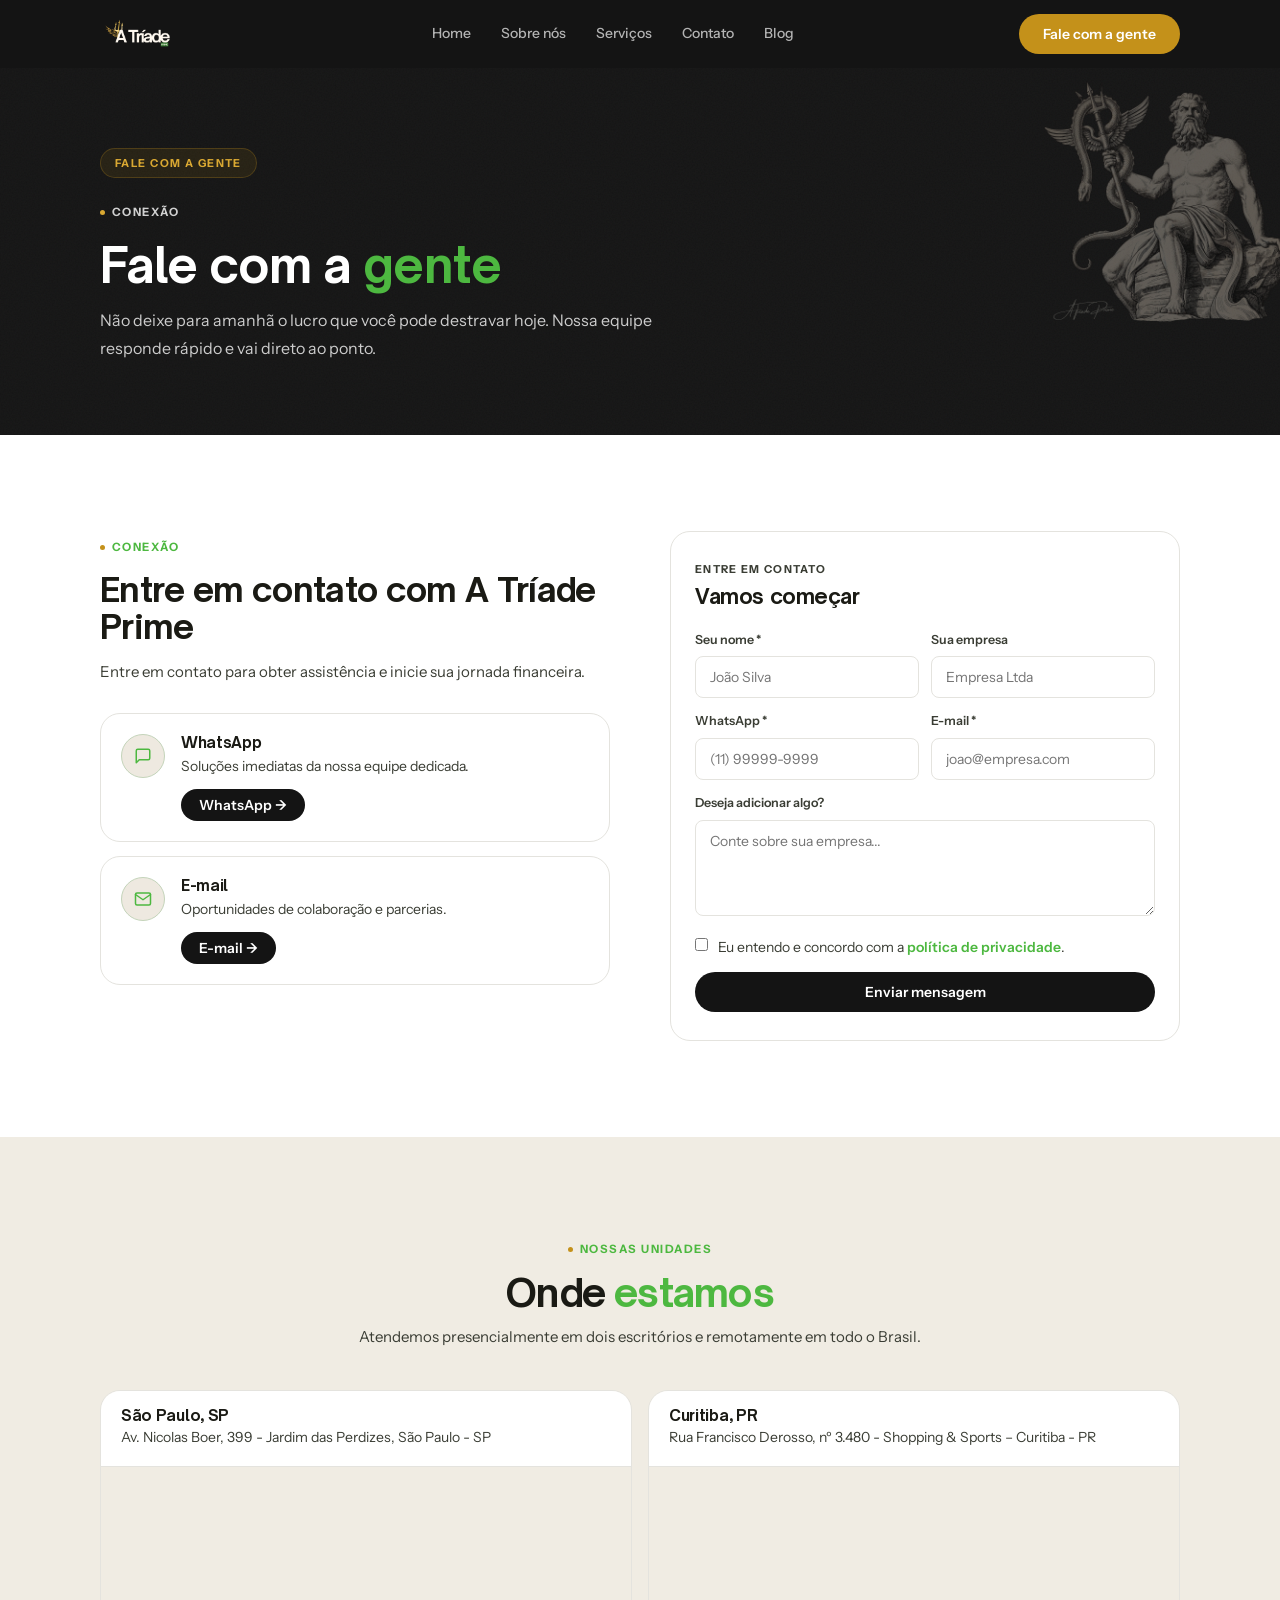
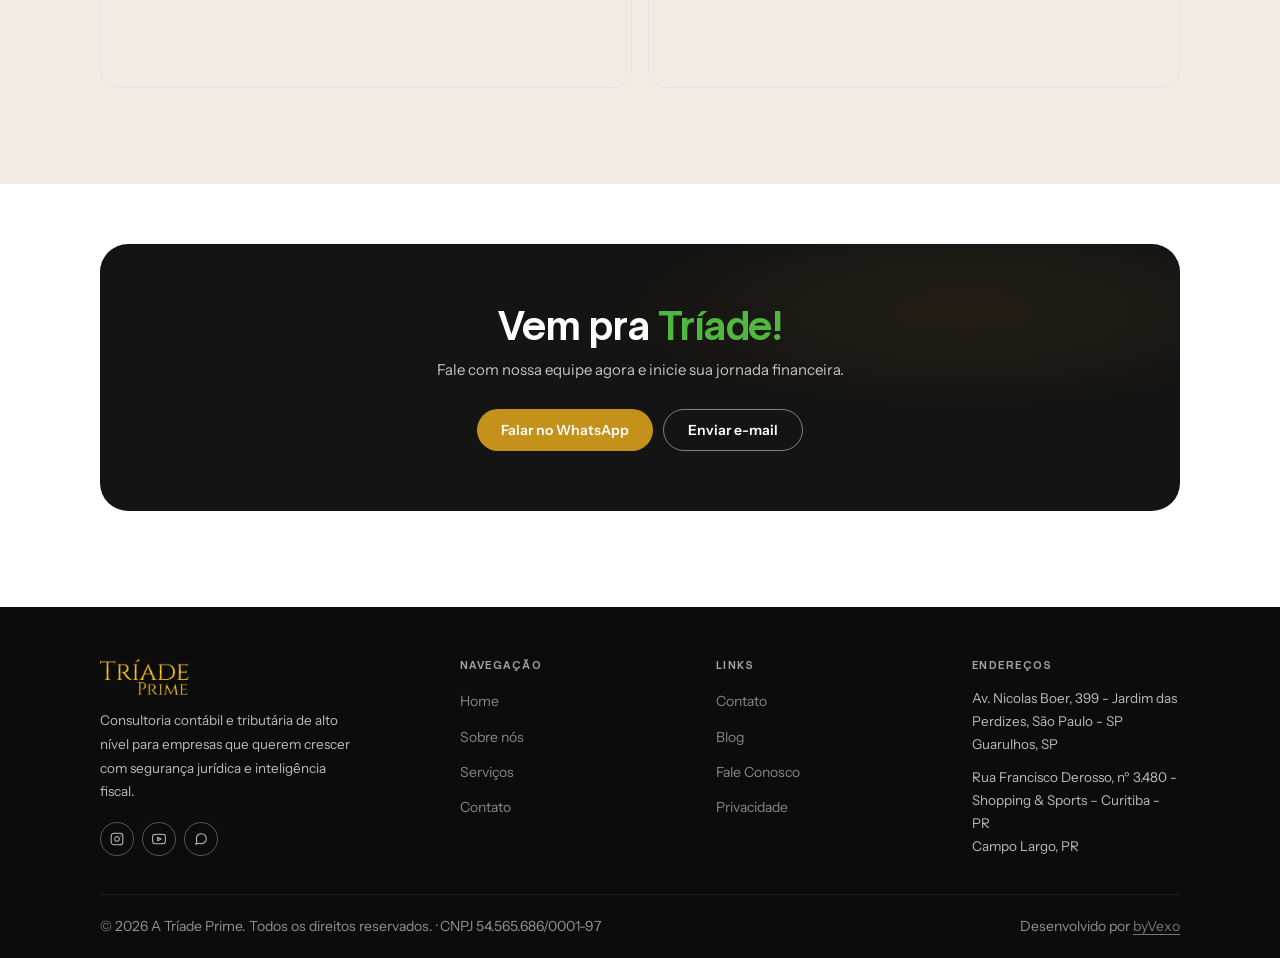
<file: contato.html>
﻿<!DOCTYPE html>
<html lang="pt-BR" hreflang="pt-BR">
<head>
<meta charset="UTF-8"/>
<meta name="robots" content="index, follow"/>
<meta name="viewport" content="width=device-width,initial-scale=1.0"/>
<meta name="theme-color" content="#141414"/>
<title>Contato | Fale com a Tríade Prime · SP e Curitiba</title>
<meta name="description" content="Entre em contato com a Tríade Prime. Atendemos em São Paulo (Jardim das Perdizes) e Curitiba (Xaxim). WhatsApp, e-mail ou presencial: escolha como prefere."/>
<meta name="keywords" content="contato tríade prime, endereço são paulo, endereço curitiba, whatsapp assessoria tributária, agendar consulta tributária"/>
<link rel="canonical" href="https://www.triadeprime.com.br/contato"/>
<meta property="og:type" content="website"/>
<meta property="og:locale" content="pt_BR"/>
<meta property="og:title" content="Contato | A Tríade Prime"/>
<meta property="og:description" content="Entre em contato com a Tríade Prime."/>
<meta property="og:image" content="https://www.triadeprime.com.br/og-contato.jpg"/>
<meta name="twitter:card" content="summary_large_image"/>
<meta name="twitter:title" content="Contato | Fale com a Tríade Prime · SP e Curitiba"/>
<meta name="twitter:description" content="Entre em contato com a Tríade Prime. Atendemos em São Paulo (Jardim das Perdizes) e Curitiba (Xaxim). WhatsApp, e-mail ou presencial: escolha como prefere."/>
<meta name="twitter:image" content="https://www.triadeprime.com.br/og-contato.jpg"/>
<meta property="og:url" content="https://www.triadeprime.com.br/contato"/>
<meta property="og:type" content="website"/>

<link rel="preconnect" href="https://fonts.googleapis.com"/>
<link rel="preconnect" href="https://fonts.gstatic.com" crossorigin/>
<link href="https://fonts.googleapis.com/css2?family=Instrument+Sans:ital,wght@0,400;0,500;0,600;0,700;1,400;1,600&display=swap" rel="stylesheet"/>
<style>
/* TOKENS */
:root{
  --g9:#0c0c0c; --g8:#141414; --g7:#1c1c1c; --g6:#4db840; --g5:#3d7a30;
  --g2:#c4d4ba; --g1:#dce8d4; --g0:#eee9e0;
  --au:#c4911a; --au2:#d9a832; --au3:#ecc95a;
  --ink:#1a1a14; --mid:#44473e; --faint:#9aa094;
  --rule:#e4e3de; --paper:#f0ece3; --white:#ffffff;
  --f:'Instrument Sans',system-ui,sans-serif;
  --r8:8px; --r14:14px; --r20:20px; --r28:28px; --rp:9999px;
  --ease:cubic-bezier(.4,0,.2,1);
}
*{box-sizing:border-box;margin:0;padding:0;}
html{-webkit-font-smoothing:antialiased;scroll-behavior:smooth;}
body{font-family:var(--f);font-size:16px;line-height:1.65;color:var(--ink);background:var(--white);overflow-x:hidden;}
img{display:block;max-width:100%;height:auto;}
a{color:inherit;text-decoration:none;}

/* LAYOUT */
.w{max-width:1160px;margin:0 auto;padding:0 20px;}
@media(min-width:600px){.w{padding:0 32px;}}
@media(min-width:1000px){.w{padding:0 40px;}}

/* TYPE — base */
h1,h2,h3,h4{font-family:var(--f);font-weight:700;color:var(--ink);letter-spacing:-.02em;line-height:1.15;}
p{line-height:1.7;}

/* KEY RULE: dark sections force all text white */
.dark-sec{background:var(--g8);}
.dark-sec,
.dark-sec h1,.dark-sec h2,.dark-sec h3,.dark-sec h4,.dark-sec p,
.dark-sec span,.dark-sec li,.dark-sec label{color:var(--white);}
.dark-sec em{color:var(--g6) !important;}
.dark-sec .sub{color:rgba(255,255,255,.75) !important;}
.dark-sec .faint-txt{color:rgba(255,255,255,.65) !important;}

/* Eyebrow */
.eyebrow{
  display:inline-flex;align-items:center;gap:7px;
  font-size:11.5px;font-weight:700;letter-spacing:.13em;text-transform:uppercase;color:var(--g6);
}
.eyebrow::before{content:'';width:5px;height:5px;border-radius:50%;background:var(--au);}
.dark-sec .eyebrow{color:rgba(255,255,255,.8);}
.dark-sec .eyebrow::before{background:var(--au2);}
em{font-style:normal;font-weight:700;color:var(--g6);}

/* BUTTONS */
.btn{
  display:inline-flex;align-items:center;gap:8px;
  font-family:var(--f);font-size:14px;font-weight:600;line-height:1;
  padding:13px 24px;border-radius:var(--rp);border:none;cursor:pointer;
  transition:transform .22s var(--ease),box-shadow .22s,background .22s,border-color .22s;
  white-space:nowrap;
}
.btn:active{transform:scale(.97);}
.btn-dk{background:var(--g8);color:var(--white);}
.btn-dk:hover{background:var(--g7);box-shadow:0 5px 18px rgba(14,24,18,.28);}
.btn-au{background:var(--au);color:var(--white);}
.btn-au:hover{background:var(--au2);box-shadow:0 5px 18px rgba(196,145,26,.32);}
.btn-ln{background:transparent;color:var(--ink);border:1.5px solid var(--rule);}
.btn-ln:hover{border-color:var(--g6);color:var(--g6);}
.btn-ln-w{background:transparent;color:var(--white);border:1.5px solid rgba(255,255,255,.28);}
.btn-ln-w:hover{border-color:rgba(255,255,255,.65);}

/* REVEAL */
.rv{opacity:1;transform:none;transition:opacity .55s var(--ease),transform .55s var(--ease);}
.js-on .rv{opacity:0;transform:translateY(16px);}
.rv.in{opacity:1 !important;transform:none !important;}
.rv.d1{transition-delay:.1s;}.rv.d2{transition-delay:.2s;}.rv.d3{transition-delay:.3s;}

/* HEADER */
.hdr{position:sticky;top:0;z-index:900;background:var(--g8);}
.hdr-in{max-width:1160px;margin:0 auto;padding:0 20px;height:68px;display:flex;align-items:center;}
@media(min-width:600px){.hdr-in{padding:0 32px;}}
@media(min-width:1000px){.hdr-in{padding:0 40px;}}
.hdr-logo img{height:28px;width:auto;}
.hdr-nav{display:none;gap:2px;}
.hdr-nav a{font-size:14px;font-weight:500;color:rgba(255,255,255,.68);padding:8px 14px;border-radius:var(--rp);transition:.2s;}
.hdr-nav a:hover{color:var(--white);background:rgba(255,255,255,.07);}
.hdr-cta{display:none;}
.hdr-tog{margin-left:auto;background:none;border:none;cursor:pointer;display:flex;flex-direction:column;gap:5px;padding:6px;}
.hdr-tog span{display:block;width:22px;height:2px;background:var(--white);border-radius:2px;transition:.25s;}
.mob-nav{display:none;position:fixed;top:68px;inset:68px 0 0;background:var(--g8);z-index:899;padding:24px 20px;flex-direction:column;}
.mob-nav.open{display:flex;}
.mob-nav a{font-size:19px;font-weight:600;color:rgba(255,255,255,.8);padding:16px 6px;border-bottom:1px solid rgba(255,255,255,.07);transition:color .2s;}
.mob-nav a:hover{color:var(--au3);}
.mob-nav .btn{margin-top:24px;align-self:flex-start;}
@media(min-width:860px){
  .hdr-nav{display:flex;flex:1;justify-content:center;} .hdr-cta{display:inline-flex;} .hdr-tog{display:none;}
}

/* PAGE HERO */
.pg-hero{
  background:var(--g8);padding:44px 0 48px;
  position:relative;overflow:hidden;
}
@media(min-width:860px){.pg-hero{padding:80px 0 72px;}}
.pg-hero .w{position:relative;z-index:1;}
.pg-hero h1{color:var(--white);font-size:clamp(1.9rem,6vw,3rem);max-width:720px;margin-bottom:14px;}
.pg-hero em{color:var(--g6) !important;}
.pg-hero p{color:rgba(255,255,255,.78);font-size:16px;max-width:560px;line-height:1.78;}
.pg-hero .eyebrow{color:rgba(255,255,255,.8);margin-bottom:16px;}
.pg-hero .eyebrow::before{background:var(--au2);}
.hero-poseidon{position:absolute;right:-20px;bottom:0;height:460px;width:auto;opacity:.32;pointer-events:none;z-index:0;}
@media(max-width:860px){.hero-poseidon{height:300px;opacity:.26;right:-10px;}}
@media(max-width:480px){.hero-poseidon{height:220px;opacity:.18;}}

/* SECTIONS */
.sec{padding:60px 0;}
@media(min-width:860px){.sec{padding:96px 0;}}
.sec-lt{background:var(--white);}
.sec-pa{background:var(--paper);}
.sec-dk{background:var(--g8);}
.sec-dk .eyebrow{color:rgba(255,255,255,.8);}
.sec-dk .eyebrow::before{background:var(--au2);}
.sec-dk .sh p{color:rgba(255,255,255,.75);}
.sec-dk h2,.sec-dk h3,.sec-dk h4{color:var(--white);}
.sec-dk p{color:rgba(255,255,255,.8);}
.sec-dk em{color:var(--g6) !important;}

/* Section header */
.sh{margin-bottom:40px;}
.sh .eyebrow{margin-bottom:12px;}
.sh h2{font-size:clamp(1.6rem,4.5vw,2.4rem);margin-bottom:10px;}
.sh p{color:var(--mid);font-size:15px;line-height:1.75;max-width:580px;}
.sh.center{text-align:center;}
.sh.center p{margin:0 auto;}
.sec-dk .sh h2{color:var(--white);}
.sec-dk .sh p{color:rgba(255,255,255,.75);}

/* 2-col grid */
.grid2{display:grid;gap:36px;}
@media(min-width:760px){.grid2{grid-template-columns:1fr 1fr;gap:52px;align-items:center;}}
.grid3{display:grid;gap:16px;}
@media(min-width:640px){.grid3{grid-template-columns:repeat(2,1fr);}}
@media(min-width:900px){.grid3{grid-template-columns:repeat(3,1fr);}}

/* Card base */
.card{background:var(--white);border:1px solid var(--rule);border-radius:var(--r20);padding:28px 24px;transition:.28s var(--ease);}
.card:hover{transform:translateY(-3px);box-shadow:0 12px 36px rgba(14,24,18,.09);}
.card-dk{background:rgba(255,255,255,.04);border:1px solid rgba(255,255,255,.08);border-radius:var(--r20);padding:24px 20px;}
.card-dk h3,.card-dk h4{color:var(--white);}
.card-dk p{color:rgba(255,255,255,.8);}

/* Image blocks */
.img-block{border-radius:var(--r20);overflow:hidden;background:var(--g1);}
.img-block img{width:100%;height:100%;object-fit:cover;display:block;}
.img-block.ratio-4-3{aspect-ratio:4/3;}
.img-block.ratio-16-9{aspect-ratio:16/9;}
.img-block.ratio-3-4{aspect-ratio:3/4;}

/* Checklist */
.checks{list-style:none;display:flex;flex-direction:column;gap:10px;}
.checks li{display:flex;align-items:flex-start;gap:12px;font-size:14.5px;color:var(--mid);}
.ck{
  width:20px;height:20px;border-radius:50%;flex-shrink:0;margin-top:2px;
  background:var(--g0);border:1px solid var(--g2);
  background-image:url("data:image/svg+xml,%3Csvg xmlns='http://www.w3.org/2000/svg' viewBox='0 0 24 24' fill='none' stroke='%23376640' stroke-width='2.5' stroke-linecap='round' stroke-linejoin='round'%3E%3Cpath d='M20 6L9 17l-5-5'/%3E%3C/svg%3E");
  background-size:11px;background-position:center;background-repeat:no-repeat;
}
.ck-au{
  background:rgba(196,145,26,.12);border:1px solid rgba(196,145,26,.3);
  background-image:url("data:image/svg+xml,%3Csvg xmlns='http://www.w3.org/2000/svg' viewBox='0 0 24 24' fill='none' stroke='%23d9a832' stroke-width='2.5' stroke-linecap='round' stroke-linejoin='round'%3E%3Cpath d='M20 6L9 17l-5-5'/%3E%3C/svg%3E");
  background-size:11px;background-position:center;background-repeat:no-repeat;
}

/* Icon circle */
.ico{width:44px;height:44px;border-radius:50%;flex-shrink:0;display:flex;align-items:center;justify-content:center;}
.ico-g{background:var(--g0);border:1px solid var(--g2);}
.ico-au{background:rgba(196,145,26,.12);border:1px solid rgba(196,145,26,.25);}

/* CTA strip */
.cta-strip{
  background:var(--g8);border-radius:var(--r28);
  padding:44px 24px;text-align:center;position:relative;overflow:hidden;
}
@media(min-width:600px){.cta-strip{padding:60px 48px;}}
.cta-strip::after{content:'';position:absolute;inset:0;background:radial-gradient(ellipse 55% 65% at 80% 25%,rgba(196,145,26,.08) 0%,transparent 60%);pointer-events:none;}
.cta-strip h2{color:var(--white) !important;font-size:clamp(1.5rem,5vw,2.4rem);margin-bottom:10px;position:relative;}
.cta-strip h2 em{color:var(--g6) !important;}
.cta-strip p{color:rgba(255,255,255,.75) !important;max-width:420px;margin:0 auto 26px;font-size:15px;line-height:1.75;position:relative;}
.cta-btns{display:flex;justify-content:center;gap:10px;flex-wrap:wrap;position:relative;}
.sec-cta{padding:40px 0 64px;}
@media(min-width:860px){.sec-cta{padding:60px 0 96px;}}

/* Number stat */
.stat-num{font-size:2.2rem;font-weight:700;line-height:1;margin-bottom:6px;}
.stat-lbl{font-size:14px;line-height:1.5;}

/* FOOTER */
.ftr{background:var(--g9);padding:52px 0 0;}
.ftr-grid{display:grid;gap:36px;padding-bottom:36px;border-bottom:1px solid rgba(255,255,255,.07);}
@media(min-width:700px){.ftr-grid{grid-template-columns:1.5fr 1fr 1fr 1fr;gap:48px;}}
.ftr-logo img{height:36px;width:auto;margin-bottom:14px;filter:brightness(1.1);}
.ftr-desc{font-size:14px;color:rgba(255,255,255,.72);line-height:1.75;max-width:260px;margin-bottom:18px;}
.ftr-social{display:flex;gap:8px;}
.ftr-sl{width:34px;height:34px;border-radius:50%;border:1px solid rgba(255,255,255,.3);display:flex;align-items:center;justify-content:center;color:rgba(255,255,255,.72);transition:.22s;}
.ftr-sl:hover{border-color:var(--au2);color:var(--au2);}
.ftr-sl svg{width:14px;height:14px;}
.ftr-col h4{font-size:10.5px;font-weight:700;letter-spacing:.14em;text-transform:uppercase;color:rgba(255,255,255,.62);margin-bottom:16px;}
.ftr-col ul{display:flex;flex-direction:column;gap:9px;list-style:none;padding:0;}
.ftr-col a{font-size:14px;color:rgba(255,255,255,.5);transition:color .2s;}
.ftr-col a:hover{color:var(--white);}
.ftr-addr{font-size:14px;color:rgba(255,255,255,.72);line-height:1.7;}
.ftr-addr+.ftr-addr{margin-top:10px;}
.ftr-bot{padding:20px 0;display:flex;flex-direction:column;align-items:center;gap:8px;text-align:center;font-size:14px;color:rgba(255,255,255,.55);}
@media(min-width:700px){.ftr-bot{flex-direction:row;justify-content:space-between;text-align:left;}}
</style>
<link rel="stylesheet" href="style.css">
<link rel="manifest" href="manifest.json">
<style>.contato-g{display:grid;gap:40px;}@media(min-width:760px){.contato-g{grid-template-columns:1fr 1fr;gap:60px;align-items:start;}}.map-g{display:grid;gap:16px;}@media(min-width:640px){.map-g{grid-template-columns:1fr 1fr;}}</style>
<script type="application/ld+json">
{
  "@context": "https://schema.org",
  "@graph": [
    {
      "@type": "BreadcrumbList",
      "itemListElement": [
        { "@type": "ListItem", "position": 1, "name": "Home", "item": "https://www.triadeprime.com.br/" },
        { "@type": "ListItem", "position": 2, "name": "Contato", "item": "https://www.triadeprime.com.br/contato" }
      ]
    },
    {
      "@type": "ContactPage",
      "name": "Contato | Tríade Prime",
      "url": "https://www.triadeprime.com.br/contato",
      "description": "Entre em contato com a Tríade Prime em São Paulo ou Curitiba. Atendimento de segunda a sexta das 10h às 19h.",
      "publisher": { "@id": "https://www.triadeprime.com.br/#organization" }
    }
  ]
}
</script><link rel="icon" type="image/png" sizes="32x32" href="/img/favicon-32.png">
<link rel="apple-touch-icon" href="/img/favicon-180.png">
</head>
<body>
<header class="hdr">
  <div class="hdr-in">
    <a href="/" aria-label="A Tríade Prime"><img class="hdr-logo" src="img/Logo principal.png" alt="Tríade Prime" style="height:44px;width:auto;"></a>
    <nav class="hdr-nav" aria-label="Principal">
      <a href="/">Home</a><a href="/sobre-nos">Sobre nós</a><a href="/servicos">Serviços</a>
      <a href="/contato">Contato</a><a href="/blog">Blog</a>
    </nav>
    <a href="https://wa.me/5511974432211?text=Ol%C3%A1!%20Gostaria%20de%20falar%20com%20um%20especialista%20da%20Tr%C3%ADade%20Prime." target="_blank" rel="noopener" class="btn btn-au hdr-cta">Fale com a gente</a>
    <button class="hdr-tog" id="tog" aria-label="Abrir menu" aria-expanded="false">
      <span></span><span></span><span></span>
    </button>
  </div>
</header>
<nav class="mob-nav" id="mnav">
  <a href="/">Home</a><a href="/sobre-nos">Sobre nós</a><a href="/servicos">Serviços</a>
  <a href="/contato">Contato</a><a href="/blog">Blog</a>
  <a href="/contato" class="btn btn-au">Fale com a gente</a>
</nav>
<main>
<section class="pg-hero">
  <img class="hero-poseidon" src="img/Poseidon.png" alt="" aria-hidden="true">
  <div class="w">
    <span style="display:inline-flex;align-items:center;gap:7px;font-size:11px;font-weight:700;letter-spacing:.13em;text-transform:uppercase;color:var(--au2);background:rgba(196,145,26,.1);border:1px solid rgba(196,145,26,.25);padding:5px 14px;border-radius:var(--rp);margin-bottom:18px;">Fale com a gente</span><br>
    <div class="eyebrow" style="margin-bottom:16px;">Conexão</div>
    <h1>Fale com a <em>gente</em></h1>
    <p style="margin-top:14px;">Não deixe para amanhã o lucro que você pode destravar hoje. Nossa equipe responde rápido e vai direto ao ponto.</p>
  </div>
</section>
<section class="sec sec-lt"><div class="w contato-g"><div class="rv"><div class="eyebrow" style="margin-bottom:14px;">Conexão</div><h2 style="font-size:clamp(1.5rem,4vw,2.1rem);color:var(--ink);margin-bottom:12px;">Entre em contato com A Tríade Prime</h2><p style="color:var(--mid);font-size:15px;line-height:1.8;margin-bottom:28px;">Entre em contato para obter assistência e inicie sua jornada financeira.</p><div style="display:flex;flex-direction:column;gap:14px;"><div class="card" style="display:flex;gap:16px;align-items:flex-start;padding:20px;"><div class="ico ico-g"><svg width="18" height="18" viewBox="0 0 24 24" fill="none" stroke="var(--g6)" stroke-width="2" stroke-linecap="round" stroke-linejoin="round"><path d="M21 15a2 2 0 01-2 2H7l-4 4V5a2 2 0 012-2h14a2 2 0 012 2z"/></svg></div><div><h4 style="font-size:.95rem;margin-bottom:4px;color:var(--ink);">WhatsApp</h4><p style="color:var(--mid);font-size:14px;margin-bottom:10px;">Soluções imediatas da nossa equipe dedicada.</p><a href="https://wa.me/5511974432211?text=Ol%C3%A1!%20Entrei%20em%20contato%20pelo%20site%20da%20Tr%C3%ADade%20Prime%20e%20gostaria%20de%20agendar%20uma%20conversa." class="btn btn-dk" style="padding:9px 18px;font-size:14px;">WhatsApp →</a></div></div><div class="card" style="display:flex;gap:16px;align-items:flex-start;padding:20px;"><div class="ico ico-g"><svg width="18" height="18" viewBox="0 0 24 24" fill="none" stroke="var(--g6)" stroke-width="2" stroke-linecap="round" stroke-linejoin="round"><path d="M4 4h16c1.1 0 2 .9 2 2v12c0 1.1-.9 2-2 2H4c-1.1 0-2-.9-2-2V6c0-1.1.9-2 2-2z"/><polyline points="22,6 12,13 2,6"/></svg></div><div><h4 style="font-size:.95rem;margin-bottom:4px;color:var(--ink);">E-mail</h4><p style="color:var(--mid);font-size:14px;margin-bottom:10px;">Oportunidades de colaboração e parcerias.</p><a href="mailto:contato@triadeprime.com.br" class="btn btn-dk" style="padding:9px 18px;font-size:14px;">E-mail →</a></div></div></div></div>
<div class="rv d1"><div style="background:var(--white);border:1px solid var(--rule);border-radius:var(--r20);padding:28px 24px;"><p style="font-size:11px;font-weight:700;letter-spacing:.12em;text-transform:uppercase;color:var(--mid);margin-bottom:6px;">Entre em contato</p><h3 style="font-size:1.3rem;margin-bottom:22px;color:var(--ink);">Vamos começar</h3><form action="#" method="post" style="display:flex;flex-direction:column;gap:13px;"><div style="display:grid;grid-template-columns:1fr 1fr;gap:12px;"><div><label for="nome" style="font-size:12.5px;font-weight:600;color:var(--mid);display:block;margin-bottom:6px;">Seu nome *</label><input id="nome" name="nome" type="text" placeholder="João Silva" required style="width:100%;padding:11px 14px;border:1.5px solid var(--rule);border-radius:var(--r8);font-family:var(--f);font-size:14px;color:var(--ink);background:var(--white);outline:none;transition:border-color .2s;" onfocus="this.style.borderColor='var(--g6)'" onblur="this.style.borderColor='var(--rule)'"/></div><div><label for="empresa" style="font-size:12.5px;font-weight:600;color:var(--mid);display:block;margin-bottom:6px;">Sua empresa</label><input id="empresa" name="empresa" type="text" placeholder="Empresa Ltda"  style="width:100%;padding:11px 14px;border:1.5px solid var(--rule);border-radius:var(--r8);font-family:var(--f);font-size:14px;color:var(--ink);background:var(--white);outline:none;transition:border-color .2s;" onfocus="this.style.borderColor='var(--g6)'" onblur="this.style.borderColor='var(--rule)'"/></div></div><div style="display:grid;grid-template-columns:1fr 1fr;gap:12px;"><div><label for="whatsapp" style="font-size:12.5px;font-weight:600;color:var(--mid);display:block;margin-bottom:6px;">WhatsApp *</label><input id="whatsapp" name="whatsapp" type="tel" placeholder="(11) 99999-9999" required style="width:100%;padding:11px 14px;border:1.5px solid var(--rule);border-radius:var(--r8);font-family:var(--f);font-size:14px;color:var(--ink);background:var(--white);outline:none;transition:border-color .2s;" onfocus="this.style.borderColor='var(--g6)'" onblur="this.style.borderColor='var(--rule)'"/></div><div><label for="email" style="font-size:12.5px;font-weight:600;color:var(--mid);display:block;margin-bottom:6px;">E-mail *</label><input id="email" name="email" type="email" placeholder="joao@empresa.com" required style="width:100%;padding:11px 14px;border:1.5px solid var(--rule);border-radius:var(--r8);font-family:var(--f);font-size:14px;color:var(--ink);background:var(--white);outline:none;transition:border-color .2s;" onfocus="this.style.borderColor='var(--g6)'" onblur="this.style.borderColor='var(--rule)'"/></div></div><div><label for="msg" style="font-size:12.5px;font-weight:600;color:var(--mid);display:block;margin-bottom:6px;">Deseja adicionar algo?</label><textarea id="msg" name="msg" rows="4" placeholder="Conte sobre sua empresa..." style="width:100%;padding:11px 14px;border:1.5px solid var(--rule);border-radius:var(--r8);font-family:var(--f);font-size:14px;color:var(--ink);outline:none;resize:vertical;transition:border-color .2s;" onfocus="this.style.borderColor='var(--g6)'" onblur="this.style.borderColor='var(--rule)'"></textarea></div><label style="display:flex;align-items:flex-start;gap:10px;font-size:14px;color:var(--mid);cursor:pointer;"><input type="checkbox" required style="margin-top:2px;accent-color:var(--g6);"/><span>Eu entendo e concordo com a <a href="/politica-de-privacidade" style="color:var(--g6);font-weight:600;">política de privacidade</a>.</span></label><button type="submit" class="btn btn-dk" style="width:100%;justify-content:center;">Enviar mensagem</button></form></div></div></div></section>
<section class="sec sec-pa"><div class="w"><div class="sh center rv"><div class="eyebrow">Nossas unidades</div><h2>Onde <em>estamos</em></h2><p>Atendemos presencialmente em dois escritórios e remotamente em todo o Brasil.</p></div><div class="map-g rv d1"><div style="border-radius:var(--r20);overflow:hidden;border:1px solid var(--rule);"><div style="padding:16px 20px;background:var(--white);border-bottom:1px solid var(--rule);"><h4 style="font-size:.95rem;margin-bottom:2px;color:var(--ink);">São Paulo, SP</h4><p style="font-size:14px;color:var(--mid);">Av. Nicolas Boer, 399 - Jardim das Perdizes, São Paulo - SP</p></div><iframe src="https://maps.google.com/maps?q=Av.+Nicolas+Boer,+399,+Jardim+das+Perdizes,+São+Paulo,+SP&output=embed&hl=pt-BR&z=16" width="100%" height="220" style="display:block;border:none;" loading="lazy" title="Escritório São Paulo" allowfullscreen></iframe></div><div style="border-radius:var(--r20);overflow:hidden;border:1px solid var(--rule);"><div style="padding:16px 20px;background:var(--white);border-bottom:1px solid var(--rule);"><h4 style="font-size:.95rem;margin-bottom:2px;color:var(--ink);">Curitiba, PR</h4><p style="font-size:14px;color:var(--mid);">Rua Francisco Derosso, nº 3.480 - Shopping &amp; Sports – Curitiba - PR</p></div><iframe src="https://maps.google.com/maps?q=Rua+Francisco+Derosso,+3480,+Xaxim,+Curitiba,+PR&output=embed&hl=pt-BR&z=16" width="100%" height="220" style="display:block;border:none;" loading="lazy" title="Escritório Curitiba" allowfullscreen></iframe></div></div></div></section>
<section class="sec-cta">
  <div class="w">
    <div class="cta-strip rv">
      <h2>Vem pra <em>Tríade!</em></h2>
      <p>Fale com nossa equipe agora e inicie sua jornada financeira.</p>
      <div class="cta-btns">
        <a href="https://wa.me/5511974432211?text=Ol%C3%A1!%20Entrei%20em%20contato%20pelo%20site%20da%20Tr%C3%ADade%20Prime%20e%20gostaria%20de%20falar%20com%20um%20especialista." target="_blank" rel="noopener" class="btn btn-au">Falar no WhatsApp</a>
        <a href="/contato" class="btn btn-ln-w">Enviar e-mail</a>
      </div>
    </div>
  </div>
</section>
</main>
<footer class="ftr">
  <div class="w">
    <div class="ftr-grid">
      <div>
        <div class="ftr-logo"><img src="[data-uri]" alt="A Tríade Prime" width="130" height="52"/></div>
        <p class="ftr-desc">Consultoria contábil e tributária de alto nível para empresas que querem crescer com segurança jurídica e inteligência fiscal.</p>
        <div class="ftr-social">
          <a href="#" class="ftr-sl" aria-label="Instagram"><svg viewBox="0 0 24 24" fill="none" stroke="currentColor" stroke-width="1.8" stroke-linecap="round" stroke-linejoin="round"><rect x="2" y="2" width="20" height="20" rx="5"/><path d="M16 11.37A4 4 0 1112.63 8 4 4 0 0116 11.37z"/><line x1="17.5" y1="6.5" x2="17.51" y2="6.5"/></svg></a>
          <a href="#" class="ftr-sl" aria-label="YouTube"><svg viewBox="0 0 24 24" fill="none" stroke="currentColor" stroke-width="1.8" stroke-linecap="round" stroke-linejoin="round"><path d="M22.54 6.42a2.78 2.78 0 00-1.95-1.96C18.88 4 12 4 12 4s-6.88 0-8.59.46A2.78 2.78 0 001.46 6.42 29 29 0 001 12a29 29 0 00.46 5.58 2.78 2.78 0 001.95 1.96C5.12 20 12 20 12 20s6.88 0 8.59-.46a2.78 2.78 0 001.95-1.96A29 29 0 0023 12a29 29 0 00-.46-5.58z"/><polygon points="9.75 15.02 15.5 12 9.75 8.98 9.75 15.02"/></svg></a>
          <a href="#" class="ftr-sl" aria-label="WhatsApp"><svg viewBox="0 0 24 24" fill="none" stroke="currentColor" stroke-width="1.8" stroke-linecap="round" stroke-linejoin="round"><path d="M21 11.5a8.38 8.38 0 01-.9 3.8 8.5 8.5 0 01-7.6 4.7 8.38 8.38 0 01-3.8-.9L3 21l1.9-5.7a8.38 8.38 0 01-.9-3.8 8.5 8.5 0 014.7-7.6 8.38 8.38 0 013.8-.9h.5a8.48 8.48 0 018 8v.5z"/></svg></a>
        </div>
      </div>
      <div class="ftr-col"><h4>Navegação</h4><ul>
        <li><a href="/">Home</a></li><li><a href="/sobre-nos">Sobre nós</a></li>
        <li><a href="/servicos">Serviços</a></li><li><a href="/contato">Contato</a></li>
      </ul></div>
      <div class="ftr-col"><h4>Links</h4><ul>
        <li><a href="/contato">Contato</a></li><li><a href="/blog">Blog</a></li>
        <li><a href="/contato">Fale Conosco</a></li><li><a href="/politica-de-privacidade">Privacidade</a></li>
      </ul></div>
      <div class="ftr-col"><h4>Endereços</h4>
        <p class="ftr-addr">Av. Nicolas Boer, 399 - Jardim das Perdizes, São Paulo - SP<br>Guarulhos, SP</p>
        <p class="ftr-addr">Rua Francisco Derosso, nº 3.480 - Shopping &amp; Sports – Curitiba - PR<br>Campo Largo, PR</p>
      </div>
    </div>
    <div class="ftr-bot">
      <span>© 2026 A Tríade Prime. Todos os direitos reservados. · CNPJ 54.565.686/0001-97</span>
      <span>Desenvolvido por <a href="https://byvexo.com.br/" target="_blank" rel="noopener" style="color:inherit;text-decoration:underline;text-underline-offset:3px;opacity:.8;">byVexo</a></span>
    </div>
  </div>
</footer>
<script>
const tog=document.getElementById('tog'),mnav=document.getElementById('mnav');
let op=false;
tog.addEventListener('click',()=>{
  op=!op;mnav.classList.toggle('open',op);tog.setAttribute('aria-expanded',op);
  const s=tog.querySelectorAll('span');
  if(op){s[0].style.transform='translateY(7px) rotate(45deg)';s[1].style.opacity='0';s[2].style.transform='translateY(-7px) rotate(-45deg)';}
  else{s.forEach(x=>{x.style.transform='';x.style.opacity='';});}
});
mnav.querySelectorAll('a').forEach(a=>a.addEventListener('click',()=>{
  op=false;mnav.classList.remove('open');tog.setAttribute('aria-expanded',false);
  tog.querySelectorAll('span').forEach(x=>{x.style.transform='';x.style.opacity='';});
}));
document.body.classList.add('js-on');
const ro=new IntersectionObserver(es=>{es.forEach(e=>{if(e.isIntersecting){e.target.classList.add('in');ro.unobserve(e.target);}});},{threshold:.08,rootMargin:'0px 0px -24px 0px'});
document.querySelectorAll('.rv').forEach(el=>ro.observe(el));
</script>
</html>
</file>
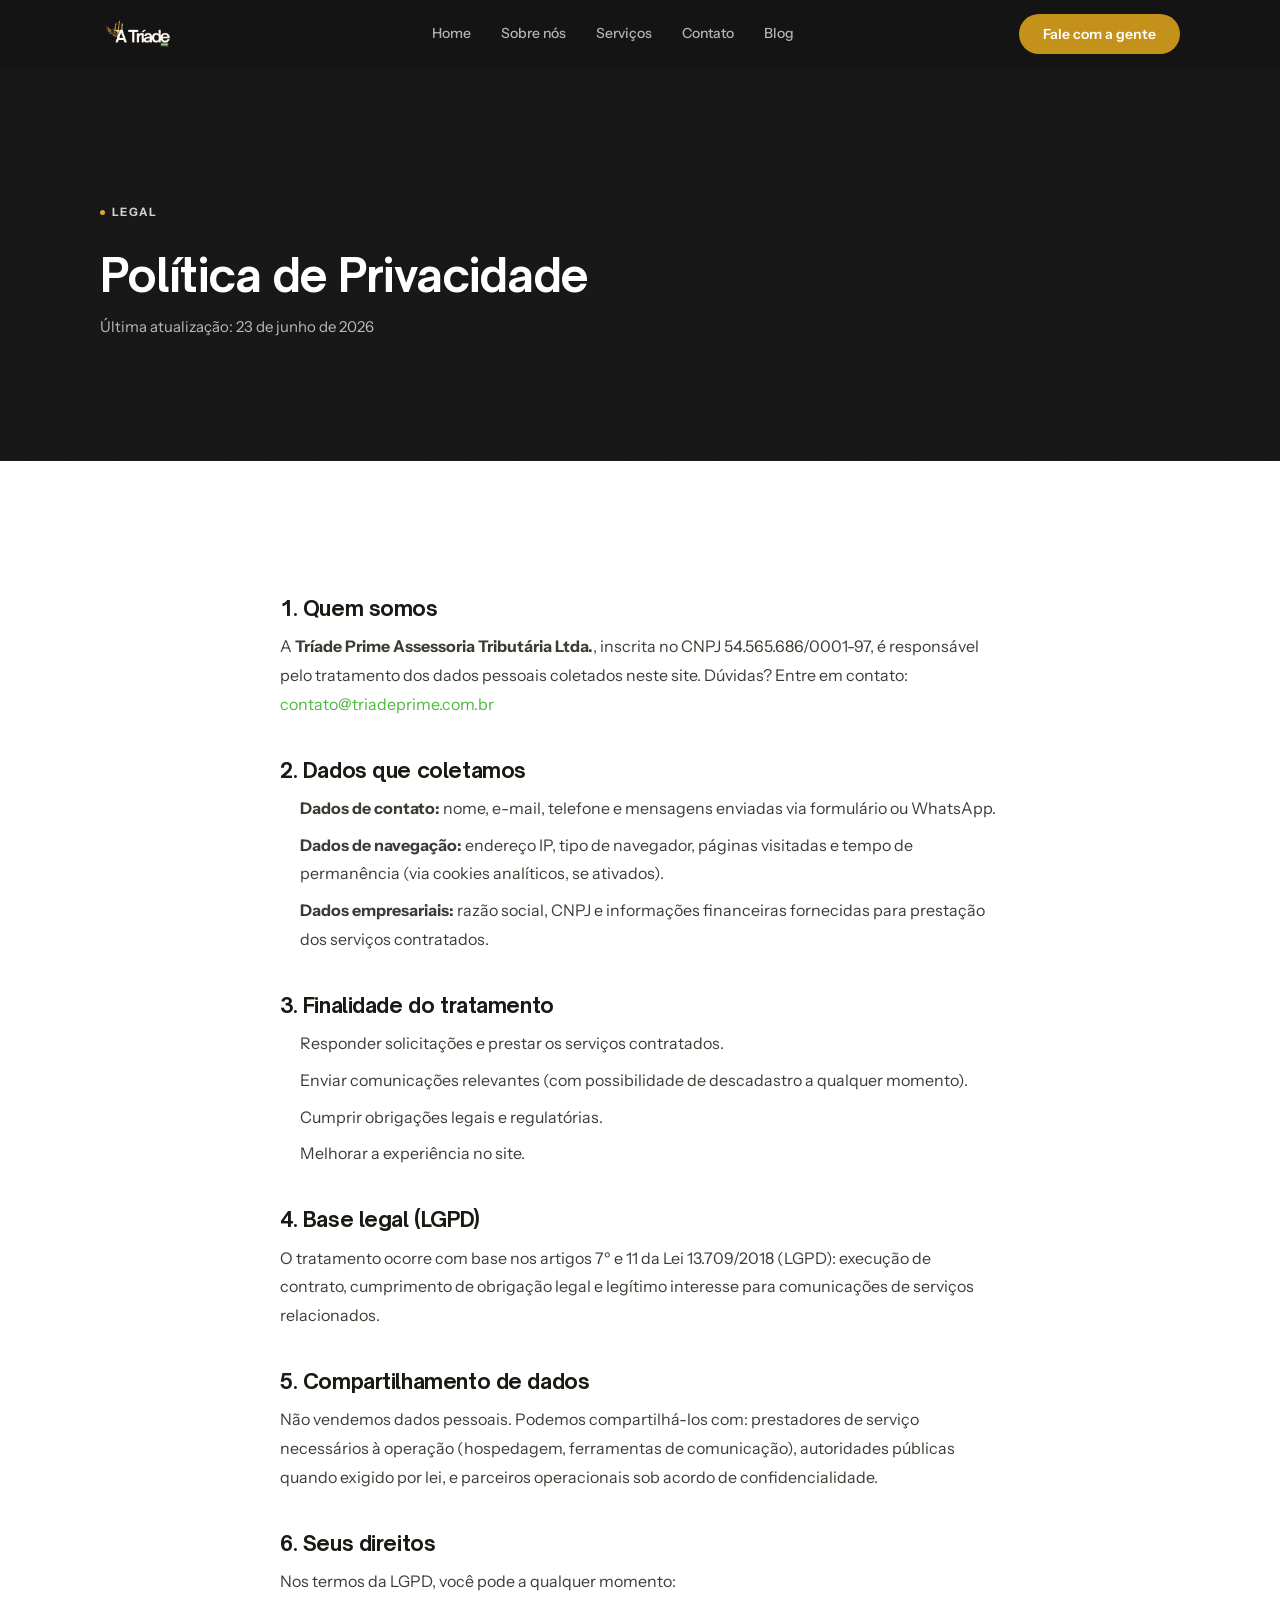
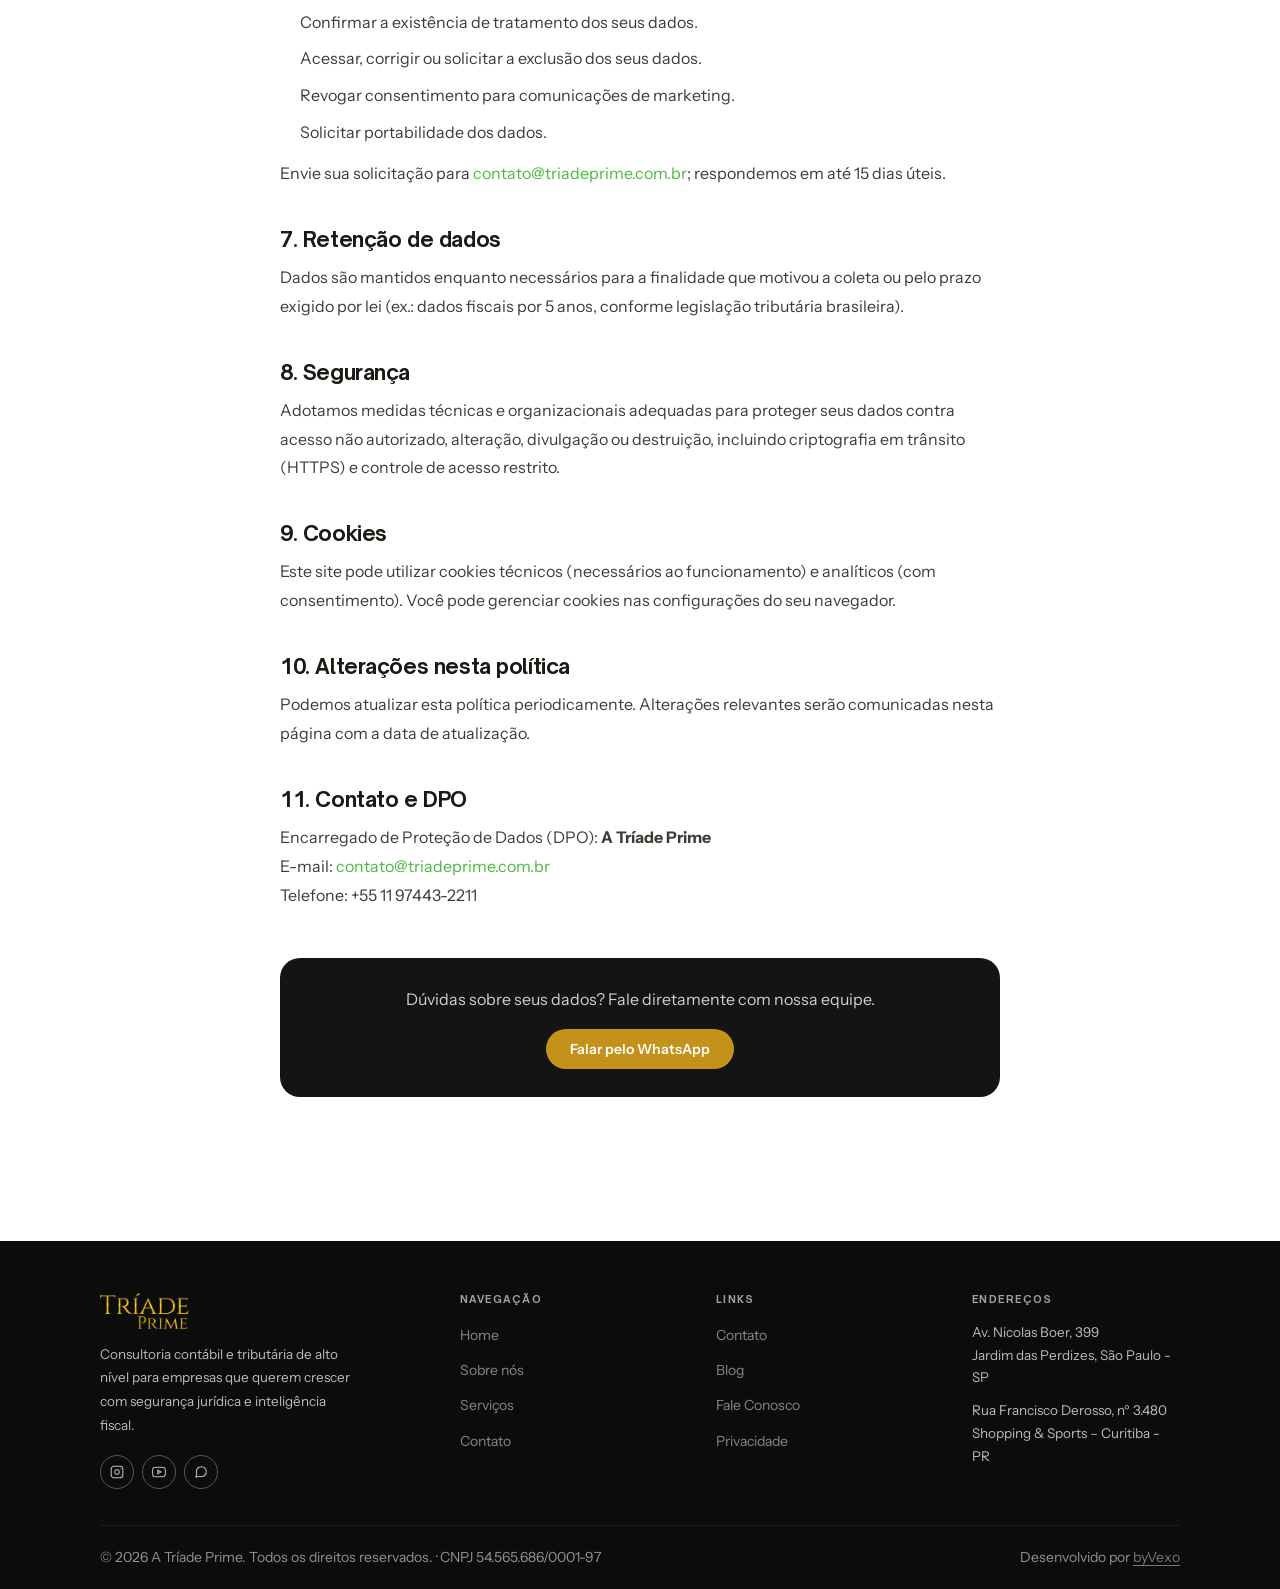
<file: politica-de-privacidade.html>
﻿<!DOCTYPE html>
<html lang="pt-BR" hreflang="pt-BR">
<head>
<meta charset="UTF-8"/>
<meta name="robots" content="index, follow"/>
<meta name="viewport" content="width=device-width,initial-scale=1.0"/>
<meta name="theme-color" content="#141414"/>
<title>Política de Privacidade | A Tríade Prime</title>
<meta name="description" content="Política de Privacidade da Tríade Prime. Saiba como tratamos seus dados pessoais em conformidade com a LGPD."/>
<link rel="canonical" href="https://www.triadeprime.com.br/politica-de-privacidade"/>
<meta property="og:type" content="website"/>
<meta property="og:locale" content="pt_BR"/>
<meta property="og:title" content="Política de Privacidade | A Tríade Prime"/>
<meta property="og:description" content="Reduza a carga tributária da sua empresa com segurança jurídica. Raio X Tributário, recuperação de créditos e contabilidade que pensa o seu negócio junto com você."/>
<meta property="og:image" content="https://www.triadeprime.com.br/og-home.jpg"/>
<meta name="twitter:card" content="summary_large_image"/>
<meta name="twitter:title" content="A Tríade Prime | Planejamento Tributário e Contabilidade Estratégica"/>
<meta name="twitter:description" content="Reduza a carga tributária da sua empresa com segurança jurídica. Raio X Tributário, recuperação de créditos e contabilidade que pensa o seu negócio junto com vo"/>
<meta name="twitter:image" content="https://www.triadeprime.com.br/og-home.jpg"/>
<meta property="og:url" content="https://www.triadeprime.com.br/politica-de-privacidade"/>
<meta property="og:type" content="website"/>

<link rel="preconnect" href="https://fonts.googleapis.com"/>
<link rel="preconnect" href="https://fonts.gstatic.com" crossorigin/>
<link href="https://fonts.googleapis.com/css2?family=Instrument+Sans:ital,wght@0,400;0,500;0,600;0,700;1,400;1,600&display=swap" rel="stylesheet"/>
<style>
/* TOKENS */
:root{
  --g9:#0c0c0c; --g8:#141414; --g7:#1c1c1c; --g6:#4db840; --g5:#3d7a30;
  --g2:#c4d4ba; --g1:#dce8d4; --g0:#eee9e0;
  --au:#c4911a; --au2:#d9a832; --au3:#ecc95a;
  --ink:#1a1a14; --mid:#3a3d34; --faint:#9aa094;
  --rule:#e4e3de; --paper:#f0ece3; --white:#ffffff;
  --f:'Instrument Sans',system-ui,sans-serif;
  --r8:8px; --r14:14px; --r20:20px; --r28:28px; --rp:9999px;
  --ease:cubic-bezier(.4,0,.2,1);
}
*{box-sizing:border-box;margin:0;padding:0;}
html{-webkit-font-smoothing:antialiased;scroll-behavior:smooth;}
body{font-family:var(--f);font-size:16px;line-height:1.65;color:var(--ink);background:var(--white);overflow-x:hidden;}
img{display:block;max-width:100%;height:auto;}
a{color:inherit;text-decoration:none;}

/* LAYOUT */
.w{max-width:1160px;margin:0 auto;padding:0 20px;}
@media(min-width:600px){.w{padding:0 32px;}}
@media(min-width:1000px){.w{padding:0 40px;}}

/* TYPE — base */
h1,h2,h3,h4{font-family:var(--f);font-weight:700;color:var(--ink);letter-spacing:-.02em;line-height:1.15;}
p{line-height:1.7;}

/* KEY RULE: dark sections force all text white */
.dark-sec{background:var(--g8);}
.dark-sec,
.dark-sec h1,.dark-sec h2,.dark-sec h3,.dark-sec h4,.dark-sec p,
.dark-sec span,.dark-sec li,.dark-sec label{color:var(--white);}
.dark-sec em{color:var(--g6) !important;}
.dark-sec .sub{color:rgba(255,255,255,.75) !important;}
.dark-sec .faint-txt{color:rgba(255,255,255,.65) !important;}

/* Eyebrow */
.eyebrow{
  display:inline-flex;align-items:center;gap:7px;
  font-size:11.5px;font-weight:700;letter-spacing:.13em;text-transform:uppercase;color:var(--g6);
}
.eyebrow::before{content:'';width:5px;height:5px;border-radius:50%;background:var(--au);}
.dark-sec .eyebrow{color:rgba(255,255,255,.8);}
.dark-sec .eyebrow::before{background:var(--au2);}
em{font-style:normal;font-weight:700;color:var(--g6);}

/* BUTTONS */
.btn{
  display:inline-flex;align-items:center;gap:8px;
  font-family:var(--f);font-size:14px;font-weight:600;line-height:1;
  padding:13px 24px;border-radius:var(--rp);border:none;cursor:pointer;
  transition:transform .22s var(--ease),box-shadow .22s,background .22s,border-color .22s;
  white-space:nowrap;
}
.btn:active{transform:scale(.97);}
.btn-dk{background:var(--g8);color:var(--white);}
.btn-dk:hover{background:var(--g7);box-shadow:0 5px 18px rgba(14,24,18,.28);}
.btn-au{background:var(--au);color:var(--white);}
.btn-au:hover{background:var(--au2);box-shadow:0 5px 18px rgba(196,145,26,.32);}
.btn-ln{background:transparent;color:var(--ink);border:1.5px solid var(--rule);}
.btn-ln:hover{border-color:var(--g6);color:var(--g6);}

.btn-ln-w{color:var(--white);border-color:rgba(255,255,255,.45);}
.btn-ln-w:hover{border-color:rgba(255,255,255,.65);}

/* REVEAL */
.rv{opacity:1;transform:none;transition:opacity .55s var(--ease),transform .55s var(--ease);}
.js-on .rv{opacity:0;transform:translateY(16px);}
.rv.in{opacity:1 !important;transform:none !important;}
.rv.d1{transition-delay:.1s;}.rv.d2{transition-delay:.2s;}.rv.d3{transition-delay:.3s;}

/* HEADER */
.hdr{position:sticky;top:0;z-index:900;background:var(--g8);}
.hdr-in{max-width:1160px;margin:0 auto;padding:0 20px;height:68px;display:flex;align-items:center;}
@media(min-width:600px){.hdr-in{padding:0 32px;}}
@media(min-width:1000px){.hdr-in{padding:0 40px;}}
.hdr-logo img{height:28px;width:auto;}
.hdr-nav{display:none;gap:2px;}
.hdr-nav a{font-size:14px;font-weight:500;color:rgba(255,255,255,.68);padding:8px 14px;border-radius:var(--rp);transition:.2s;}
.hdr-nav a:hover{color:var(--white);background:rgba(255,255,255,.07);}
.hdr-cta{display:none;}
.hdr-tog{margin-left:auto;background:none;border:none;cursor:pointer;display:flex;flex-direction:column;gap:5px;padding:6px;}
.hdr-tog span{display:block;width:22px;height:2px;background:var(--white);border-radius:2px;transition:.25s;}
.mob-nav{display:none;position:fixed;top:68px;inset:68px 0 0;background:var(--g8);z-index:899;padding:24px 20px;flex-direction:column;}
.mob-nav.open{display:flex;}
.mob-nav a{font-size:19px;font-weight:600;color:rgba(255,255,255,.8);padding:16px 6px;border-bottom:1px solid rgba(255,255,255,.07);transition:color .2s;}
.mob-nav a:hover{color:var(--au3);}
.mob-nav .btn{margin-top:24px;align-self:flex-start;}
@media(min-width:860px){
  .hdr-nav{display:flex;flex:1;justify-content:center;} .hdr-cta{display:inline-flex;} .hdr-tog{display:none;}
}

/* PAGE HERO */
.pg-hero{
  background:var(--g8);padding:44px 0 48px;
  position:relative;overflow:hidden;
}
@media(min-width:860px){.pg-hero{padding:80px 0 72px;}}
.pg-hero .w{position:relative;z-index:1;}
.pg-hero h1{color:var(--white);font-size:clamp(1.9rem,6vw,3rem);max-width:720px;margin-bottom:14px;}
.pg-hero em{color:var(--g6) !important;}
.pg-hero p{color:rgba(255,255,255,.78);font-size:16px;max-width:560px;line-height:1.78;}
.pg-hero .eyebrow{color:rgba(255,255,255,.8);margin-bottom:16px;}
.pg-hero .eyebrow::before{background:var(--au2);}
.trident-bg{
  position:absolute;
  right:-60px;top:50%;transform:translateY(-50%);
  width:min(460px,52vw);opacity:.2;
  pointer-events:none;
  filter:drop-shadow(0 0 30px rgba(201,162,39,.1));
}
@media(max-width:600px){
  .trident-bg{right:-80px;top:10%;transform:none;width:260px;opacity:.14;}
}

/* SECTIONS */
.sec{padding:60px 0;}
@media(min-width:860px){.sec{padding:96px 0;}}
.sec-lt{background:var(--white);}
.sec-pa{background:var(--paper);}
.sec-dk{background:var(--g8);}
.sec-dk .eyebrow{color:rgba(255,255,255,.8);}
.sec-dk .eyebrow::before{background:var(--au2);}
.sec-dk .sh p{color:rgba(255,255,255,.75);}
.sec-dk h2,.sec-dk h3,.sec-dk h4{color:var(--white);}
.sec-dk p{color:rgba(255,255,255,.8);}
.sec-dk em{color:var(--g6) !important;}

/* Section header */
.sh{margin-bottom:40px;}
.sh .eyebrow{margin-bottom:12px;}
.sh h2{font-size:clamp(1.6rem,4.5vw,2.4rem);margin-bottom:10px;}
.sh p{color:var(--mid);font-size:15px;line-height:1.75;max-width:580px;}
.sh.center{text-align:center;}
.sh.center p{margin:0 auto;}
.sec-dk .sh h2{color:var(--white);}
.sec-dk .sh p{color:rgba(255,255,255,.75);}

/* 2-col grid */
.grid2{display:grid;gap:36px;}
@media(min-width:760px){.grid2{grid-template-columns:1fr 1fr;gap:52px;align-items:center;}}
.grid3{display:grid;gap:16px;}
@media(min-width:640px){.grid3{grid-template-columns:repeat(2,1fr);}}
@media(min-width:900px){.grid3{grid-template-columns:repeat(3,1fr);}}

/* Card base */
.card{background:var(--white);border:1px solid var(--rule);border-radius:var(--r20);padding:28px 24px;transition:.28s var(--ease);}
.card:hover{transform:translateY(-3px);box-shadow:0 12px 36px rgba(14,24,18,.09);}
.card-dk{background:rgba(255,255,255,.04);border:1px solid rgba(255,255,255,.08);border-radius:var(--r20);padding:24px 20px;}
.card-dk h3,.card-dk h4{color:var(--white);}
.card-dk p{color:rgba(255,255,255,.8);}

/* Image blocks */
.img-block{border-radius:var(--r20);overflow:hidden;background:var(--g1);}
.img-block img{width:100%;height:100%;object-fit:cover;display:block;}
.img-block.ratio-4-3{aspect-ratio:4/3;}
.img-block.ratio-16-9{aspect-ratio:16/9;}
.img-block.ratio-3-4{aspect-ratio:3/4;}

/* Checklist */
.checks{list-style:none;display:flex;flex-direction:column;gap:10px;}
.checks li{display:flex;align-items:flex-start;gap:12px;font-size:14.5px;color:var(--mid);}
.ck{
  width:20px;height:20px;border-radius:50%;flex-shrink:0;margin-top:2px;
  background:var(--g0);border:1px solid var(--g2);
  background-image:url("data:image/svg+xml,%3Csvg xmlns='http://www.w3.org/2000/svg' viewBox='0 0 24 24' fill='none' stroke='%23376640' stroke-width='2.5' stroke-linecap='round' stroke-linejoin='round'%3E%3Cpath d='M20 6L9 17l-5-5'/%3E%3C/svg%3E");
  background-size:11px;background-position:center;background-repeat:no-repeat;
}
.ck-au{
  background:rgba(196,145,26,.12);border:1px solid rgba(196,145,26,.3);
  background-image:url("data:image/svg+xml,%3Csvg xmlns='http://www.w3.org/2000/svg' viewBox='0 0 24 24' fill='none' stroke='%23d9a832' stroke-width='2.5' stroke-linecap='round' stroke-linejoin='round'%3E%3Cpath d='M20 6L9 17l-5-5'/%3E%3C/svg%3E");
  background-size:11px;background-position:center;background-repeat:no-repeat;
}

/* Icon circle */
.ico{width:44px;height:44px;border-radius:50%;flex-shrink:0;display:flex;align-items:center;justify-content:center;}
.ico-g{background:var(--g0);border:1px solid var(--g2);}
.ico-au{background:rgba(196,145,26,.12);border:1px solid rgba(196,145,26,.25);}

/* CTA strip */
.cta-strip{
  background:var(--g8);border-radius:var(--r28);
  padding:44px 24px;text-align:center;position:relative;overflow:hidden;
}
@media(min-width:600px){.cta-strip{padding:60px 48px;}}
.cta-strip::after{content:'';position:absolute;inset:0;background:radial-gradient(ellipse 55% 65% at 80% 25%,rgba(196,145,26,.08) 0%,transparent 60%);pointer-events:none;}
.cta-strip h2{color:var(--white) !important;font-size:clamp(1.5rem,5vw,2.4rem);margin-bottom:10px;position:relative;}
.cta-strip h2 em{color:var(--g6) !important;}
.cta-strip p{color:rgba(255,255,255,.75) !important;max-width:420px;margin:0 auto 26px;font-size:15px;line-height:1.75;position:relative;}
.cta-btns{display:flex;justify-content:center;gap:10px;flex-wrap:wrap;position:relative;}
.sec-cta{padding:40px 0 64px;}
@media(min-width:860px){.sec-cta{padding:60px 0 96px;}}

/* Number stat */
.stat-num{font-size:2.2rem;font-weight:700;line-height:1;margin-bottom:6px;}
.stat-lbl{font-size:13px;line-height:1.5;}

/* FOOTER */
.ftr{background:var(--g9);padding:52px 0 0;}
.ftr-grid{display:grid;gap:36px;padding-bottom:36px;border-bottom:1px solid rgba(255,255,255,.07);}
@media(min-width:700px){.ftr-grid{grid-template-columns:1.5fr 1fr 1fr 1fr;gap:48px;}}
.ftr-logo img{height:36px;width:auto;margin-bottom:14px;filter:brightness(1.1);}
.ftr-desc{font-size:13.5px;color:rgba(255,255,255,.72);line-height:1.75;max-width:260px;margin-bottom:18px;}
.ftr-social{display:flex;gap:8px;}
.ftr-sl{width:34px;height:34px;border-radius:50%;border:1px solid rgba(255,255,255,.3);display:flex;align-items:center;justify-content:center;color:rgba(255,255,255,.72);transition:.22s;}
.ftr-sl:hover{border-color:var(--au2);color:var(--au2);}
.ftr-sl svg{width:14px;height:14px;}
.ftr-col h4{font-size:10.5px;font-weight:700;letter-spacing:.14em;text-transform:uppercase;color:rgba(255,255,255,.62);margin-bottom:16px;}
.ftr-col ul{display:flex;flex-direction:column;gap:9px;list-style:none;padding:0;}
.ftr-col a{font-size:14px;color:rgba(255,255,255,.5);transition:color .2s;}
.ftr-col a:hover{color:var(--white);}
.ftr-addr{font-size:13.5px;color:rgba(255,255,255,.72);line-height:1.7;}
.ftr-addr+.ftr-addr{margin-top:10px;}
.ftr-bot{padding:20px 0;display:flex;flex-direction:column;align-items:center;gap:8px;text-align:center;font-size:12px;color:rgba(255,255,255,.55);}
@media(min-width:700px){.ftr-bot{flex-direction:row;justify-content:space-between;text-align:left;}}
</style>
<style>
.hero{background:linear-gradient(160deg,rgba(20,40,26,0.055) 0%,rgba(20,40,26,0.02) 38%,var(--white) 65%),var(--white);position:relative;overflow:hidden;border-bottom:1px solid var(--rule);}
.hero-bg{position:absolute;inset:0;pointer-events:none;}

/* Trident — prominent, right side */
/* Deco circles injected */
.hero-deco{position:absolute;inset:0;pointer-events:none;overflow:hidden;}
.hero-deco-c1,.hero-deco-c2,.hero-deco-c3,.hero-deco-l1,.hero-deco-l2,.hero-deco-l3{position:absolute;border-radius:50%;border:1px solid rgba(39,80,47,.1);}
.hero-deco-c1{width:600px;height:600px;right:-180px;top:-200px;}
.hero-deco-c2{width:420px;height:420px;right:-60px;top:-80px;border-color:rgba(201,162,39,.12);}
.hero-deco-c3{width:260px;height:260px;right:60px;top:20px;border-color:rgba(39,80,47,.08);}
.hero-deco-l1{width:700px;height:700px;left:-320px;bottom:-280px;border-color:rgba(39,80,47,.13);background:radial-gradient(ellipse at 30% 70%,rgba(20,40,26,0.06) 0%,transparent 70%);}
.hero-deco-l2{width:440px;height:440px;left:-160px;bottom:-120px;border-color:rgba(39,80,47,.09);background:radial-gradient(ellipse at 20% 80%,rgba(39,80,47,0.05) 0%,transparent 65%);}
.hero-deco-l3{width:220px;height:220px;left:20px;bottom:10px;border-color:rgba(201,162,39,.14);}
.hero-deco-dot{position:absolute;border-radius:50%;background:rgba(39,80,47,0.12);}
.hero-deco-dot1{width:8px;height:8px;left:140px;bottom:60px;}
.hero-deco-dot2{width:5px;height:5px;left:280px;bottom:100px;background:rgba(201,162,39,0.25);}
.hero-deco-dot3{width:6px;height:6px;left:80px;top:60px;background:rgba(201,162,39,0.2);}
.hero-deco-line{position:absolute;left:0;bottom:0;width:min(380px,40vw);height:3px;background:linear-gradient(90deg,rgba(39,80,47,0.18) 0%,transparent 100%);}
@media(max-width:860px){.hero-deco-c1{width:380px;height:380px;right:-120px;top:-120px;}.hero-deco-c2{width:260px;height:260px;right:-40px;top:-40px;}.hero-deco-c3{display:none;}.hero-deco-l1{width:420px;height:420px;left:-180px;}.hero-deco-l2,.hero-deco-l3{display:none;}}
.hero-bg-trident{
  position:absolute;
  right:-20px;top:50%;transform:translateY(-50%);
  width:min(420px,44vw);
  opacity:.18;
  pointer-events:none;
  filter:drop-shadow(0 0 20px rgba(39,80,47,.15));
}
@media(max-width:860px){.hero-bg-trident{right:-40px;width:260px;opacity:.12;top:20%;transform:none;}}
@media(max-width:480px){.hero-bg-trident{right:-60px;width:200px;opacity:.08;}}

/* Decorative circles */

.hero-inner{position:relative;z-index:1;max-width:1160px;margin:0 auto;padding:60px 20px 48px;width:100%;display:flex;align-items:center;gap:48px;}
@media(min-width:600px){.hero-inner{padding:68px 32px 52px;}}
@media(min-width:860px){.hero-inner{padding:80px 40px 72px;gap:64px;}}
.hero-text{max-width:560px;flex:1;min-width:0;}
.hero-img-col{flex:0 0 auto;width:min(640px,52vw);position:relative;}
.hero-img-col img{width:100%;height:auto;border-radius:20px;display:block;box-shadow:0 24px 64px rgba(14,28,18,.18);}
.hero-img-col::before{content:"";position:absolute;inset:-8px -8px 8px 8px;border:2px solid rgba(201,162,39,.35);border-radius:24px;z-index:-1;}
.hero-img-col::after{content:"";position:absolute;bottom:-16px;left:-16px;width:80px;height:80px;border-radius:50%;background:rgba(39,80,47,.12);z-index:-1;}
@media(max-width:860px){.hero-inner{flex-direction:column;gap:32px;} .hero-img-col{width:min(360px,90vw);order:-1;}}
.hero h1{font-size:clamp(1.8rem,4vw,2.6rem);color:var(--ink);margin-bottom:16px;line-height:1.08;}
.hero h1 em{color:var(--g6) !important;font-style:normal;}
.hero-lead{font-size:16px;color:var(--mid);max-width:500px;line-height:1.78;margin-bottom:28px;}
.hero-btns{display:flex!important;flex-direction:row!important;flex-wrap:wrap;gap:12px;align-items:center;}

.hero .eyebrow{color:var(--g6);margin-bottom:16px;}
.hero .eyebrow::before{background:var(--au);}
.yt-wrap{position:relative;border-radius:var(--r20);overflow:hidden;aspect-ratio:16/9;background:var(--g7);box-shadow:0 24px 60px rgba(0,0,0,.5);}
.yt-wrap iframe{position:absolute;inset:0;width:100%;height:100%;border:none;}
.sec-dk .sh{margin-bottom:28px;}
.testi-grid{display:grid;gap:16px;margin-top:36px;}
@media(min-width:640px){.testi-grid{grid-template-columns:repeat(3,1fr);}}
.tc{border:1px solid var(--rule);border-radius:var(--r20);overflow:hidden;background:var(--white);transition:.28s var(--ease);}
.tc:hover{transform:translateY(-3px);box-shadow:0 12px 36px rgba(14,24,18,.1);}
.tc-vid{position:relative;aspect-ratio:9/16;background:var(--g8);}
.tc-vid iframe{position:absolute;inset:0;width:100%;height:100%;border:none;}
.tc-info{padding:14px 16px;}
.tc-info b{font-size:.9rem;font-weight:700;display:block;margin-bottom:2px;color:var(--ink);}
.tc-info span{font-size:13px;color:var(--mid);}
.metrics-grid{display:grid;grid-template-columns:1fr 1fr;gap:14px;}
@media(min-width:640px){.metrics-grid{grid-template-columns:repeat(4,1fr);}}
.metric-card{background:rgba(255,255,255,.04);border:1px solid rgba(255,255,255,.08);border-radius:var(--r14);padding:28px 20px;text-align:center;}
.metric-val{font-size:2.4rem;font-weight:700;color:var(--white);line-height:1;margin-bottom:8px;}
.metric-val.gold{color:var(--au3);}
.metric-lbl{font-size:12px;color:rgba(255,255,255,.7);line-height:1.55;max-width:140px;margin:0 auto;}
.simplify-g{display:grid;gap:48px;align-items:center;}
@media(min-width:860px){.simplify-g{grid-template-columns:1fr 1fr;gap:72px;}}
.checks-box{background:var(--g8);border-radius:var(--r20);padding:28px 24px;}
.ci{display:flex;align-items:flex-start;gap:12px;padding:14px 0;border-top:1px solid rgba(255,255,255,.07);}
.ci:first-of-type{border-top:none;}
.ci-ico{width:24px;height:24px;border-radius:50%;flex-shrink:0;margin-top:1px;background:rgba(196,145,26,.15);border:1px solid rgba(196,145,26,.35);display:flex;align-items:center;justify-content:center;}
.ci-ico svg{width:11px;height:11px;color:var(--au2);}
.ci p{color:rgba(255,255,255,.8);font-size:14.5px;font-weight:500;line-height:1.55;}
.srv-grid{display:grid;gap:16px;}
@media(min-width:700px){.srv-grid{grid-template-columns:repeat(3,1fr);}}
.srv-card{background:var(--white);border:1px solid var(--rule);border-radius:var(--r20);padding:28px 24px;transition:.28s var(--ease);}
.srv-card:hover{transform:translateY(-4px);border-color:var(--au3);box-shadow:0 12px 36px rgba(14,24,18,.09);}
.srv-n{display:inline-flex;align-items:center;justify-content:center;width:36px;height:36px;border-radius:50%;background:var(--g0);border:1px solid var(--g2);font-size:13px;font-weight:700;color:var(--g6);margin-bottom:18px;}
.srv-card h3{font-size:1.1rem;margin-bottom:10px;color:var(--ink);}
.srv-card p{color:var(--mid);font-size:14px;line-height:1.75;margin-bottom:18px;}
.srv-link{display:inline-flex;align-items:center;gap:5px;font-size:13.5px;font-weight:700;color:var(--g6);transition:gap .22s;}
.srv-link:hover{gap:9px;}
.tl{display:flex;flex-direction:column;gap:0;}
.tl-item{display:flex;gap:18px;padding:24px 0;border-top:1px solid var(--rule);}
.tl-item:first-child{border-top:none;padding-top:0;}
.tl-n{flex-shrink:0;width:38px;height:38px;border-radius:50%;border:2px solid var(--au);display:flex;align-items:center;justify-content:center;font-size:14px;font-weight:700;color:var(--au);margin-top:1px;}
.tl-body h3{font-size:1.05rem;margin-bottom:6px;color:var(--ink);}
.tl-body p{font-size:14.5px;color:var(--mid);line-height:1.7;}
@media(min-width:860px){
  .tl{flex-direction:row;position:relative;}
  .tl::before{content:'';position:absolute;top:19px;left:19px;right:19px;height:2px;background:var(--rule);}
  .tl-item{flex-direction:column;border-top:none;padding:0 32px 0 0;flex:1;}
  .tl-item:last-child{padding-right:0;}
  .tl-n{position:relative;z-index:1;background:var(--white);}
  .tl-body{padding-top:18px;}
}
.blog-top{display:flex;align-items:flex-end;justify-content:space-between;gap:16px;flex-wrap:wrap;}
.blog-g{display:grid;gap:16px;}
@media(min-width:640px){.blog-g{grid-template-columns:repeat(3,1fr);}}
.bc-card{border:1px solid var(--rule);border-radius:var(--r20);overflow:hidden;background:var(--white);display:flex;flex-direction:column;transition:.28s var(--ease);text-decoration:none;color:inherit;}
.bc-card:hover{transform:translateY(-4px);box-shadow:0 14px 40px rgba(14,24,18,.1);border-color:var(--g2);}
.bc-card:hover img{transform:scale(1.05);}
</style>
<link rel="stylesheet" href="style.css">
<link rel="manifest" href="manifest.json">
<body>
<header class="hdr">
  <div class="hdr-in">
    <a href="/" aria-label="A Tríade Prime"><img class="hdr-logo" src="img/Logo principal.png" alt="Tríade Prime" style="height:44px;width:auto;"></a>
    <nav class="hdr-nav" aria-label="Principal">
      <a href="/">Home</a><a href="/sobre-nos">Sobre nós</a><a href="/servicos">Serviços</a>
      <a href="/contato">Contato</a><a href="/blog">Blog</a>
    </nav>
    <a href="https://wa.me/5511974432211?text=Ol%C3%A1!%20Gostaria%20de%20falar%20com%20um%20especialista%20da%20Tr%C3%ADade%20Prime." target="_blank" rel="noopener" class="btn btn-au hdr-cta">Fale com a gente</a>
    <button class="hdr-tog" id="tog" aria-label="Abrir menu" aria-expanded="false">
      <span></span><span></span><span></span>
    </button>
  </div>
</header>
<nav class="mob-nav" id="mnav">
  <a href="/">Home</a><a href="/sobre-nos">Sobre nós</a><a href="/servicos">Serviços</a>
  <a href="/contato">Contato</a><a href="/blog">Blog</a>
  <a href="/contato" class="btn btn-au">Fale com a gente</a>
</nav>
<main>
<section class="pg-hero">
  <div class="w" style="padding-top:48px;padding-bottom:48px;">
    <div class="eyebrow">Legal</div>
    <h1 style="color:var(--white);font-size:clamp(1.8rem,4vw,2.8rem);margin-top:12px;">Política de Privacidade</h1>
    <p style="color:rgba(255,255,255,.7);margin-top:12px;font-size:15px;">Última atualização: 23 de junho de 2026</p>
  </div>
</section>

<section class="sec sec-lt"><div class="w" style="max-width:800px;">

  <h2 style="font-size:1.3rem;margin-bottom:12px;margin-top:40px;color:var(--ink);">1. Quem somos</h2>
  <p style="color:var(--mid);line-height:1.8;">A <strong>Tríade Prime Assessoria Tributária Ltda.</strong>, inscrita no CNPJ 54.565.686/0001-97, é responsável pelo tratamento dos dados pessoais coletados neste site. Dúvidas? Entre em contato: <a href="mailto:contato@triadeprime.com.br" style="color:var(--g6);">contato@triadeprime.com.br</a></p>

  <h2 style="font-size:1.3rem;margin-bottom:12px;margin-top:40px;color:var(--ink);">2. Dados que coletamos</h2>
  <ul style="color:var(--mid);line-height:1.8;padding-left:20px;display:flex;flex-direction:column;gap:8px;">
    <li><strong>Dados de contato:</strong> nome, e-mail, telefone e mensagens enviadas via formulário ou WhatsApp.</li>
    <li><strong>Dados de navegação:</strong> endereço IP, tipo de navegador, páginas visitadas e tempo de permanência (via cookies analíticos, se ativados).</li>
    <li><strong>Dados empresariais:</strong> razão social, CNPJ e informações financeiras fornecidas para prestação dos serviços contratados.</li>
  </ul>

  <h2 style="font-size:1.3rem;margin-bottom:12px;margin-top:40px;color:var(--ink);">3. Finalidade do tratamento</h2>
  <ul style="color:var(--mid);line-height:1.8;padding-left:20px;display:flex;flex-direction:column;gap:8px;">
    <li>Responder solicitações e prestar os serviços contratados.</li>
    <li>Enviar comunicações relevantes (com possibilidade de descadastro a qualquer momento).</li>
    <li>Cumprir obrigações legais e regulatórias.</li>
    <li>Melhorar a experiência no site.</li>
  </ul>

  <h2 style="font-size:1.3rem;margin-bottom:12px;margin-top:40px;color:var(--ink);">4. Base legal (LGPD)</h2>
  <p style="color:var(--mid);line-height:1.8;">O tratamento ocorre com base nos artigos 7º e 11 da Lei 13.709/2018 (LGPD): execução de contrato, cumprimento de obrigação legal e legítimo interesse para comunicações de serviços relacionados.</p>

  <h2 style="font-size:1.3rem;margin-bottom:12px;margin-top:40px;color:var(--ink);">5. Compartilhamento de dados</h2>
  <p style="color:var(--mid);line-height:1.8;">Não vendemos dados pessoais. Podemos compartilhá-los com: prestadores de serviço necessários à operação (hospedagem, ferramentas de comunicação), autoridades públicas quando exigido por lei, e parceiros operacionais sob acordo de confidencialidade.</p>

  <h2 style="font-size:1.3rem;margin-bottom:12px;margin-top:40px;color:var(--ink);">6. Seus direitos</h2>
  <p style="color:var(--mid);line-height:1.8;margin-bottom:12px;">Nos termos da LGPD, você pode a qualquer momento:</p>
  <ul style="color:var(--mid);line-height:1.8;padding-left:20px;display:flex;flex-direction:column;gap:8px;">
    <li>Confirmar a existência de tratamento dos seus dados.</li>
    <li>Acessar, corrigir ou solicitar a exclusão dos seus dados.</li>
    <li>Revogar consentimento para comunicações de marketing.</li>
    <li>Solicitar portabilidade dos dados.</li>
  </ul>
  <p style="color:var(--mid);line-height:1.8;margin-top:12px;">Envie sua solicitação para <a href="mailto:contato@triadeprime.com.br" style="color:var(--g6);">contato@triadeprime.com.br</a>; respondemos em até 15 dias úteis.</p>

  <h2 style="font-size:1.3rem;margin-bottom:12px;margin-top:40px;color:var(--ink);">7. Retenção de dados</h2>
  <p style="color:var(--mid);line-height:1.8;">Dados são mantidos enquanto necessários para a finalidade que motivou a coleta ou pelo prazo exigido por lei (ex.: dados fiscais por 5 anos, conforme legislação tributária brasileira).</p>

  <h2 style="font-size:1.3rem;margin-bottom:12px;margin-top:40px;color:var(--ink);">8. Segurança</h2>
  <p style="color:var(--mid);line-height:1.8;">Adotamos medidas técnicas e organizacionais adequadas para proteger seus dados contra acesso não autorizado, alteração, divulgação ou destruição, incluindo criptografia em trânsito (HTTPS) e controle de acesso restrito.</p>

  <h2 style="font-size:1.3rem;margin-bottom:12px;margin-top:40px;color:var(--ink);">9. Cookies</h2>
  <p style="color:var(--mid);line-height:1.8;">Este site pode utilizar cookies técnicos (necessários ao funcionamento) e analíticos (com consentimento). Você pode gerenciar cookies nas configurações do seu navegador.</p>

  <h2 style="font-size:1.3rem;margin-bottom:12px;margin-top:40px;color:var(--ink);">10. Alterações nesta política</h2>
  <p style="color:var(--mid);line-height:1.8;">Podemos atualizar esta política periodicamente. Alterações relevantes serão comunicadas nesta página com a data de atualização.</p>

  <h2 style="font-size:1.3rem;margin-bottom:12px;margin-top:40px;color:var(--ink);">11. Contato e DPO</h2>
  <p style="color:var(--mid);line-height:1.8;">Encarregado de Proteção de Dados (DPO): <strong>A Tríade Prime</strong><br>E-mail: <a href="mailto:contato@triadeprime.com.br" style="color:var(--g6);">contato@triadeprime.com.br</a><br>Telefone: +55 11 97443-2211</p>

  <div style="margin:48px 0;padding:28px 32px;background:var(--g8);border-radius:var(--r20);text-align:center;">
    <p style="color:rgba(255,255,255,.8);margin-bottom:16px;">Dúvidas sobre seus dados? Fale diretamente com nossa equipe.</p>
    <a href="https://wa.me/5511974432211?text=Ol%C3%A1!%20Tenho%20uma%20d%C3%BAvida%20sobre%20a%20Pol%C3%ADtica%20de%20Privacidade%20da%20Tr%C3%ADade%20Prime." class="btn btn-au" target="_blank" rel="noopener">Falar pelo WhatsApp</a>
  </div>

</div></section>
</main>

<footer class="ftr">
  <div class="w">
    <div class="ftr-grid">
      <div>
        <div class="ftr-logo"><img src="[data-uri]" alt="A Tríade Prime" width="130" height="52"/></div>
        <p class="ftr-desc">Consultoria contábil e tributária de alto nível para empresas que querem crescer com segurança jurídica e inteligência fiscal.</p>
        <div class="ftr-social">
          <a href="#" class="ftr-sl" aria-label="Instagram"><svg viewBox="0 0 24 24" fill="none" stroke="currentColor" stroke-width="1.8" stroke-linecap="round" stroke-linejoin="round"><rect x="2" y="2" width="20" height="20" rx="5"/><path d="M16 11.37A4 4 0 1112.63 8 4 4 0 0116 11.37z"/><line x1="17.5" y1="6.5" x2="17.51" y2="6.5"/></svg></a>
          <a href="#" class="ftr-sl" aria-label="YouTube"><svg viewBox="0 0 24 24" fill="none" stroke="currentColor" stroke-width="1.8" stroke-linecap="round" stroke-linejoin="round"><path d="M22.54 6.42a2.78 2.78 0 00-1.95-1.96C18.88 4 12 4 12 4s-6.88 0-8.59.46A2.78 2.78 0 001.46 6.42 29 29 0 001 12a29 29 0 00.46 5.58 2.78 2.78 0 001.95 1.96C5.12 20 12 20 12 20s6.88 0 8.59-.46a2.78 2.78 0 001.95-1.96A29 29 0 0023 12a29 29 0 00-.46-5.58z"/><polygon points="9.75 15.02 15.5 12 9.75 8.98 9.75 15.02"/></svg></a>
          <a href="#" class="ftr-sl" aria-label="WhatsApp"><svg viewBox="0 0 24 24" fill="none" stroke="currentColor" stroke-width="1.8" stroke-linecap="round" stroke-linejoin="round"><path d="M21 11.5a8.38 8.38 0 01-.9 3.8 8.5 8.5 0 01-7.6 4.7 8.38 8.38 0 01-3.8-.9L3 21l1.9-5.7a8.38 8.38 0 01-.9-3.8 8.5 8.5 0 014.7-7.6 8.38 8.38 0 013.8-.9h.5a8.48 8.48 0 018 8v.5z"/></svg></a>
        </div>
      </div>
      <div class="ftr-col"><h4>Navegação</h4><ul>
        <li><a href="/">Home</a></li><li><a href="/sobre-nos">Sobre nós</a></li>
        <li><a href="/servicos">Serviços</a></li><li><a href="/contato">Contato</a></li>
      </ul></div>
      <div class="ftr-col"><h4>Links</h4><ul>
        <li><a href="/contato">Contato</a></li><li><a href="/blog">Blog</a></li>
        <li><a href="/contato">Fale Conosco</a></li><li><a href="/politica-de-privacidade">Privacidade</a></li>
      </ul></div>
      <div class="ftr-col"><h4>Endereços</h4>
        <p class="ftr-addr">Av. Nicolas Boer, 399<br>Jardim das Perdizes, São Paulo - SP</p>
        <p class="ftr-addr">Rua Francisco Derosso, nº 3.480<br>Shopping &amp; Sports – Curitiba - PR</p>
      </div>
    </div>
    <div class="ftr-bot">
      <span>© 2026 A Tríade Prime. Todos os direitos reservados. · CNPJ 54.565.686/0001-97</span>
      <span>Desenvolvido por <a href="https://byvexo.com.br/" target="_blank" rel="noopener" style="color:inherit;text-decoration:underline;text-underline-offset:3px;opacity:.8;">byVexo</a></span>
    </div>
  </div>
</footer>
<script>
const tog=document.getElementById('tog'),mnav=document.getElementById('mnav');
let op=false;
tog.addEventListener('click',()=>{
  op=!op;mnav.classList.toggle('open',op);tog.setAttribute('aria-expanded',op);
  const s=tog.querySelectorAll('span');
  if(op){s[0].style.transform='translateY(7px) rotate(45deg)';s[1].style.opacity='0';s[2].style.transform='translateY(-7px) rotate(-45deg)';}
  else{s.forEach(x=>{x.style.transform='';x.style.opacity='';});}
});
mnav.querySelectorAll('a').forEach(a=>a.addEventListener('click',()=>{
  op=false;mnav.classList.remove('open');tog.setAttribute('aria-expanded',false);
  tog.querySelectorAll('span').forEach(x=>{x.style.transform='';x.style.opacity='';});
}));
document.body.classList.add('js-on');
const ro=new IntersectionObserver(es=>{es.forEach(e=>{if(e.isIntersecting){e.target.classList.add('in');ro.unobserve(e.target);}});},{threshold:.08,rootMargin:'0px 0px -24px 0px'});
document.querySelectorAll('.rv').forEach(el=>ro.observe(el));
</script>
</html>
</file>
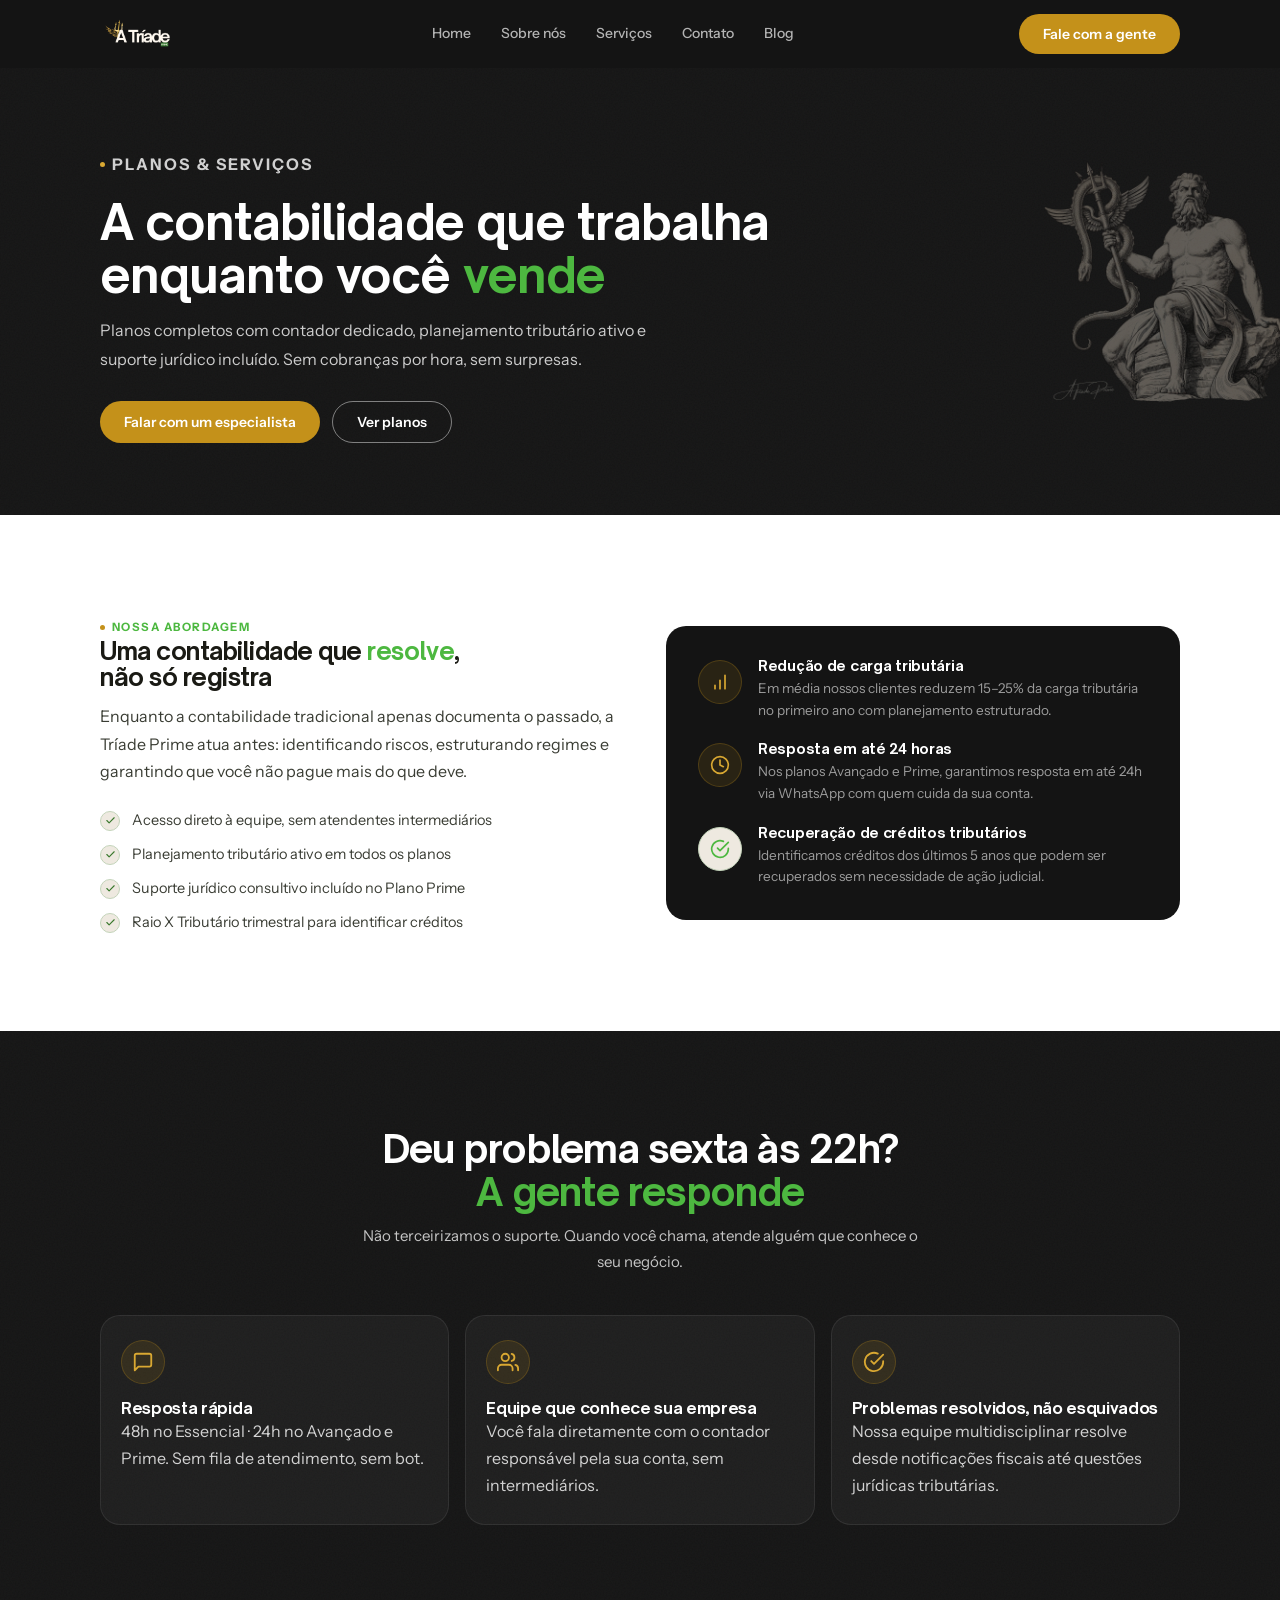
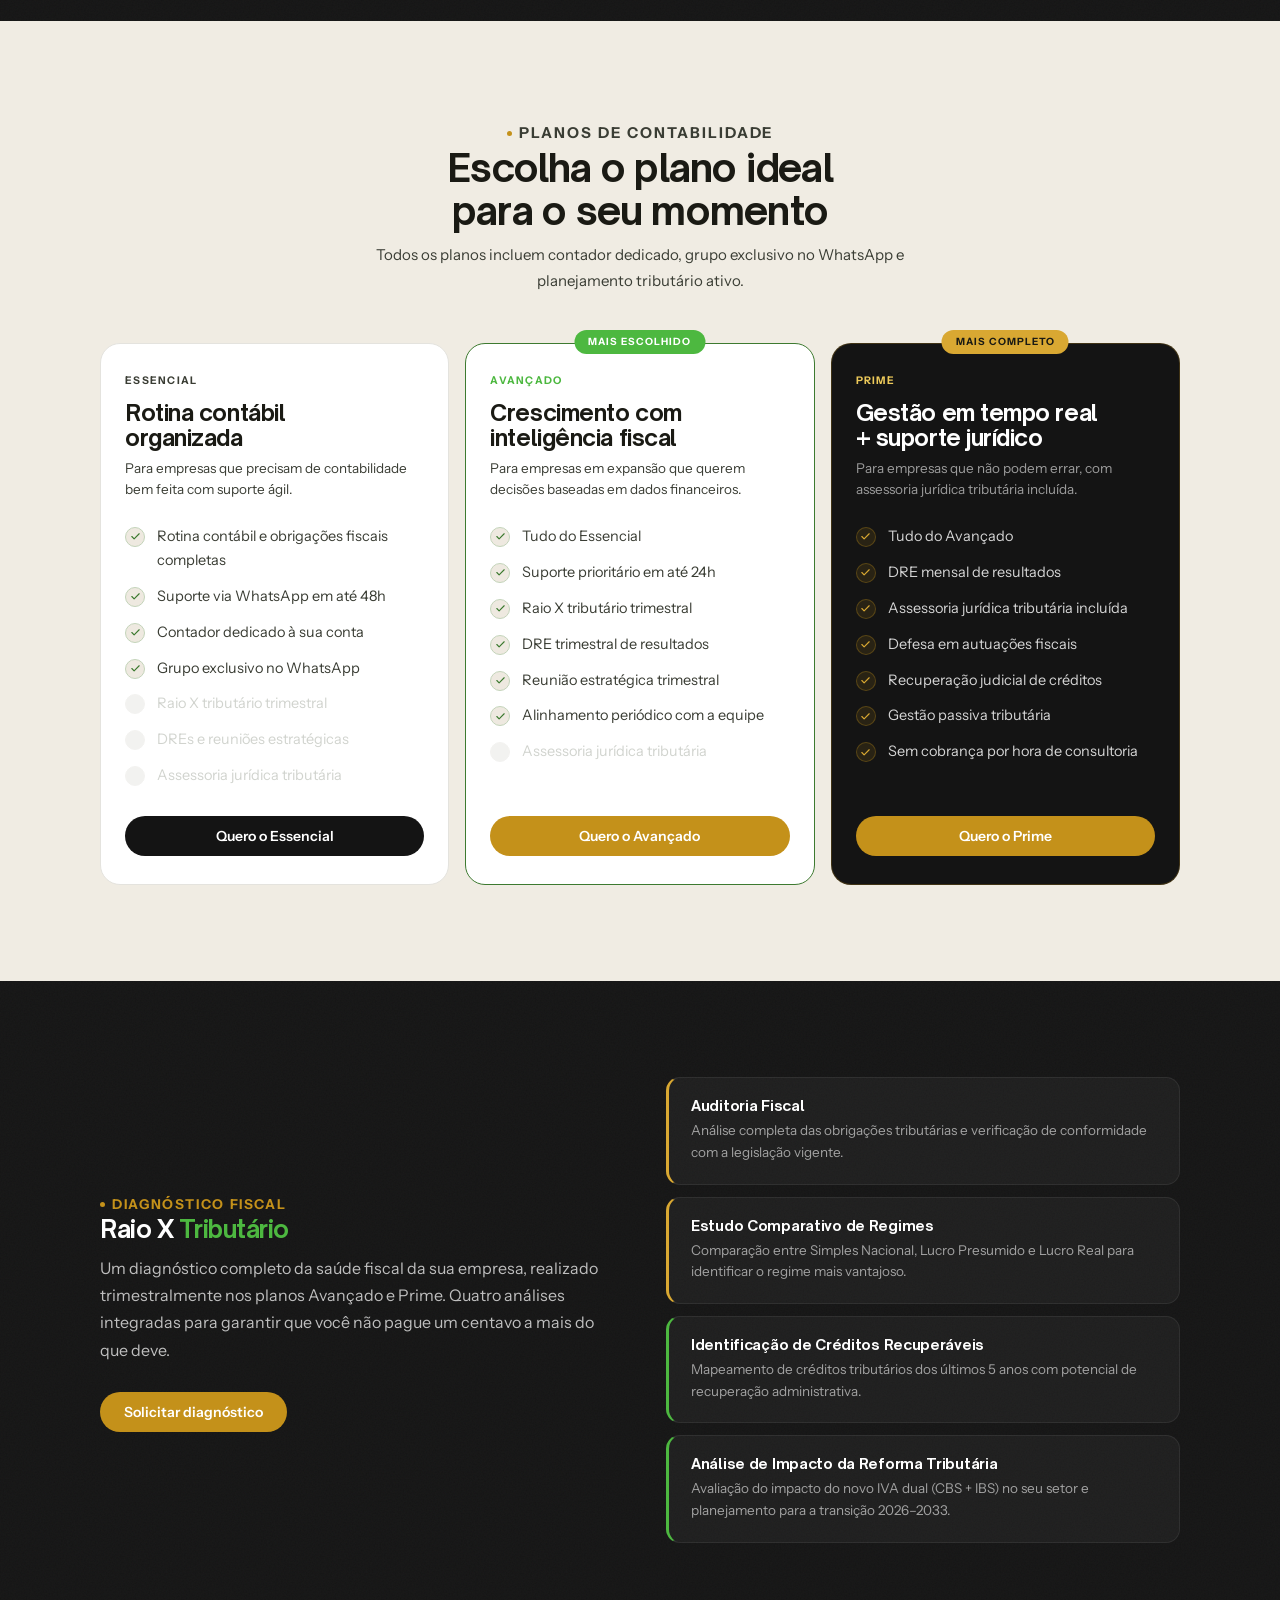
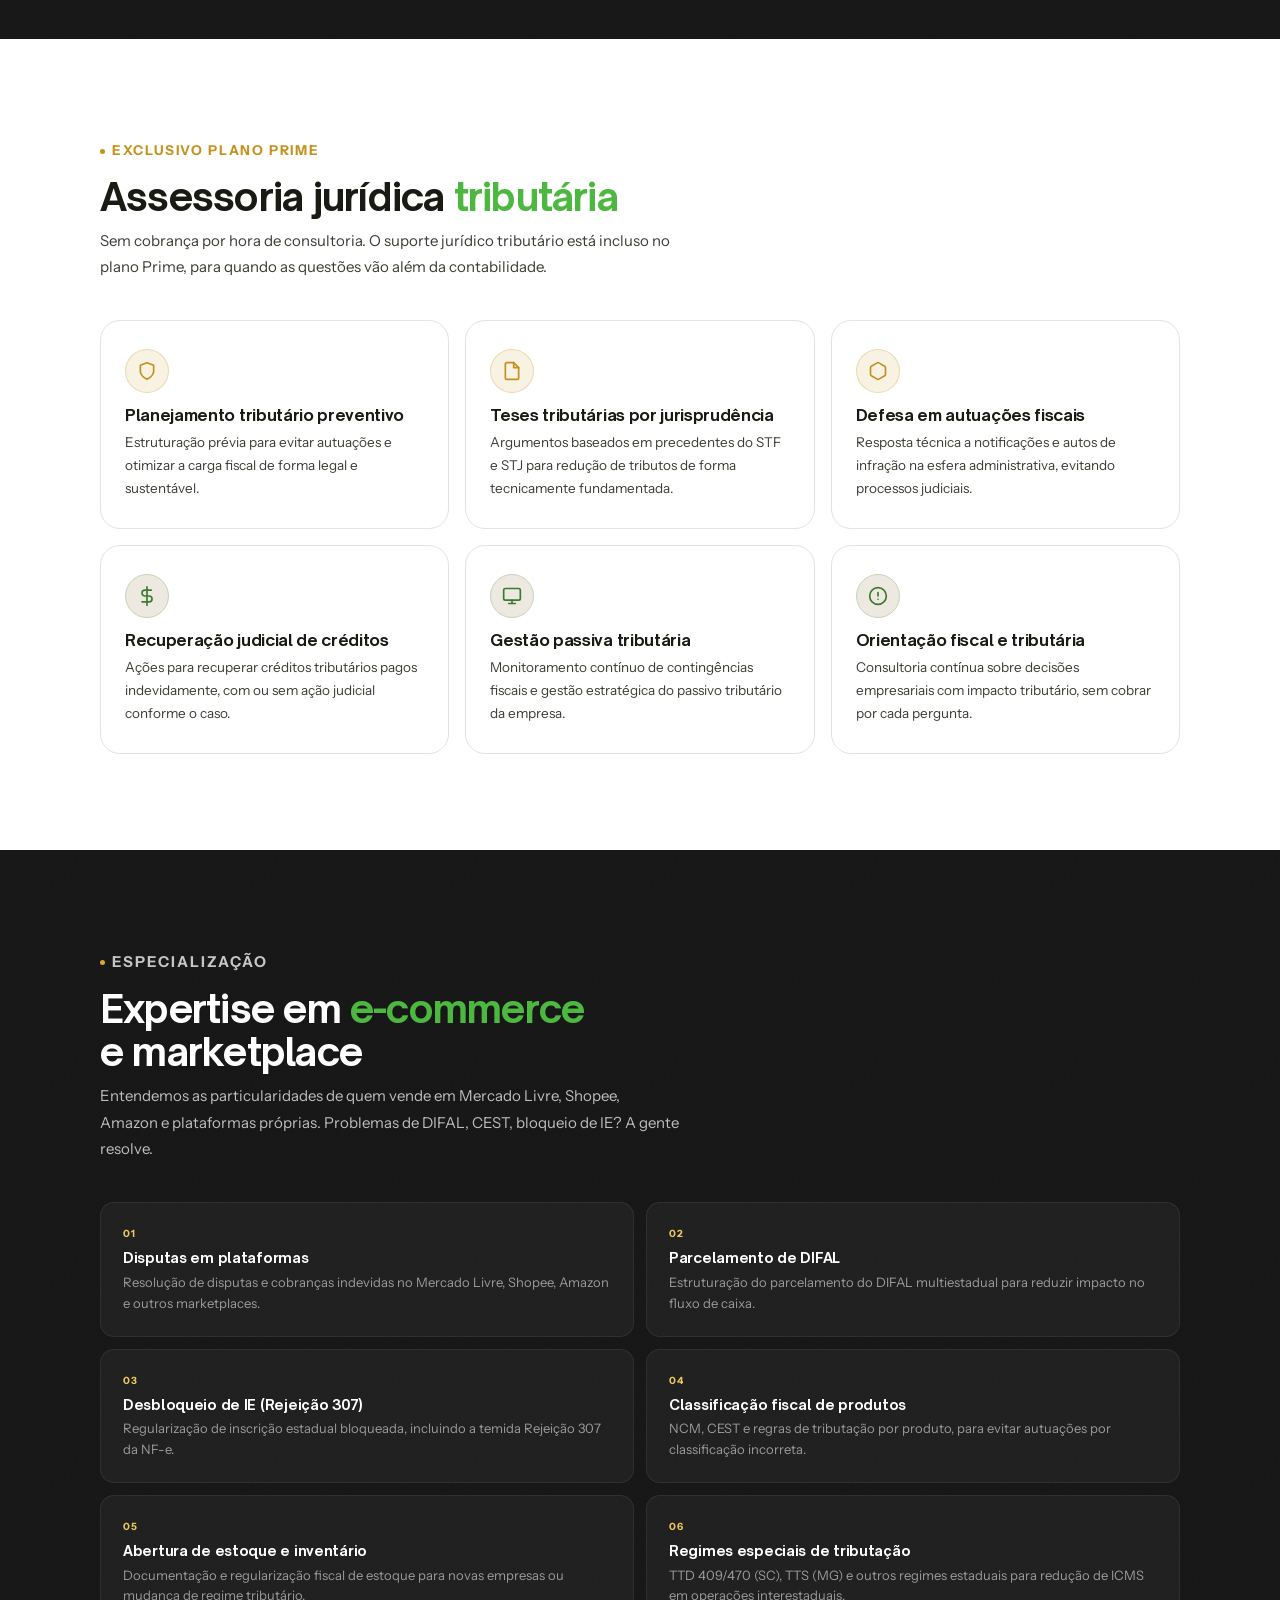
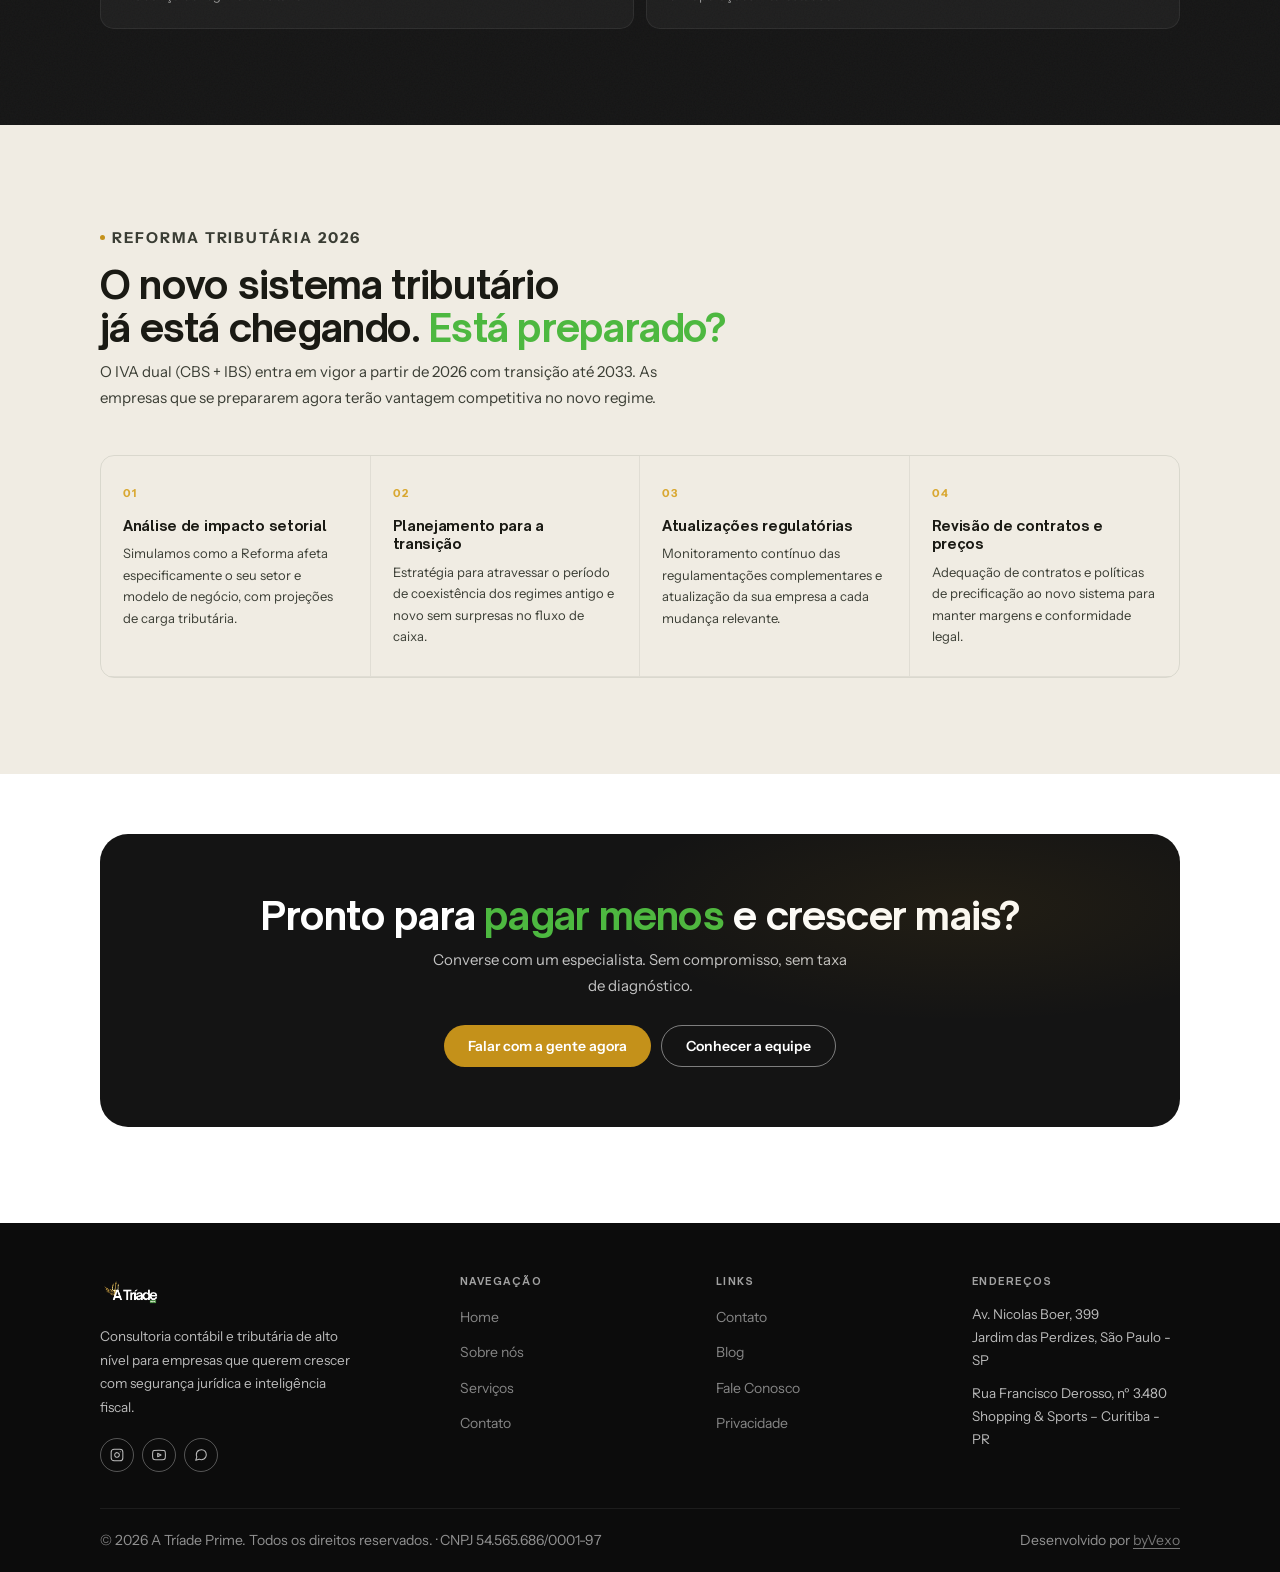
<file: servicos.html>
﻿<!DOCTYPE html>
<html lang="pt-BR" hreflang="pt-BR">
<head>
<meta charset="UTF-8"/>
<meta name="robots" content="index, follow"/>
<meta name="viewport" content="width=device-width,initial-scale=1.0"/>
<meta name="theme-color" content="#141414"/>
<title>Serviços | Raio X, Assessoria e Contabilidade · Tríade Prime</title>
<meta name="description" content="Raio X Tributário, Assessoria Tributária e Contabilidade integradas. Diagnóstico completo, planejamento e suporte contábil para reduzir sua carga tributária."/>
<meta name="keywords" content="raio x tributário, assessoria tributária, contabilidade, planejamento tributário, plano essencial, plano prime, diagnóstico fiscal"/>
<link rel="canonical" href="https://www.triadeprime.com.br/servicos"/>
<meta property="og:type" content="website"/>
<meta property="og:locale" content="pt_BR"/>
<meta property="og:title" content="Serviços | A Tríade Prime"/>
<meta property="og:description" content="Raio X Tributário, Assessoria Tributária e Contabilidade: três soluções integradas para transformar a realidade fiscal da sua empresa."/>
<meta property="og:image" content="https://www.triadeprime.com.br/og-servicos.jpg"/>
<meta name="twitter:card" content="summary_large_image"/>
<meta name="twitter:title" content="Serviços | Raio X, Assessoria e Contabilidade · Tríade Prime"/>
<meta name="twitter:description" content="Raio X Tributário, Assessoria Tributária e Contabilidade integradas. Diagnóstico completo, planejamento e suporte contábil para reduzir sua carga tributária."/>
<meta name="twitter:image" content="https://www.triadeprime.com.br/og-servicos.jpg"/>
<meta property="og:url" content="https://www.triadeprime.com.br/servicos"/>
<meta property="og:type" content="website"/>

<link rel="preconnect" href="https://fonts.googleapis.com"/>
<link rel="preconnect" href="https://fonts.gstatic.com" crossorigin/>
<link href="https://fonts.googleapis.com/css2?family=Instrument+Sans:ital,wght@0,400;0,500;0,600;0,700;1,400;1,600&display=swap" rel="stylesheet"/>
<style>
/* TOKENS */
:root{
  --g9:#0c0c0c; --g8:#141414; --g7:#1c1c1c; --g6:#4db840; --g5:#3d7a30;
  --g2:#c4d4ba; --g1:#dce8d4; --g0:#eee9e0;
  --au:#c4911a; --au2:#d9a832; --au3:#ecc95a;
  --ink:#1a1a14; --mid:#3a3d34; --faint:#9aa094;
  --rule:#e4e3de; --paper:#f0ece3; --white:#ffffff;
  --f:'Instrument Sans',system-ui,sans-serif;
  --r8:8px; --r14:14px; --r20:20px; --r28:28px; --rp:9999px;
  --ease:cubic-bezier(.4,0,.2,1);
}
*{box-sizing:border-box;margin:0;padding:0;}
html{-webkit-font-smoothing:antialiased;scroll-behavior:smooth;}
body{font-family:var(--f);font-size:16px;line-height:1.65;color:var(--ink);background:var(--white);overflow-x:hidden;}
img{display:block;max-width:100%;height:auto;}
a{color:inherit;text-decoration:none;}

/* LAYOUT */
.w{max-width:1160px;margin:0 auto;padding:0 20px;}
@media(min-width:600px){.w{padding:0 32px;}}
@media(min-width:1000px){.w{padding:0 40px;}}

/* TYPE — base */
h1,h2,h3,h4{font-family:var(--f);font-weight:700;color:var(--ink);letter-spacing:-.02em;line-height:1.15;}
p{line-height:1.7;}

/* KEY RULE: dark sections force all text white */
.dark-sec{background:var(--g8);}
.dark-sec,
.dark-sec h1,.dark-sec h2,.dark-sec h3,.dark-sec h4,.dark-sec p,
.dark-sec span,.dark-sec li,.dark-sec label{color:var(--white);}
.dark-sec em{color:var(--g6) !important;}
.dark-sec .sub{color:rgba(255,255,255,.78) !important;}
.dark-sec .faint-txt{color:rgba(255,255,255,.65) !important;}

/* Eyebrow */
.eyebrow{
  display:inline-flex;align-items:center;gap:7px;
  font-size:11.5px;font-weight:700;letter-spacing:.13em;text-transform:uppercase;color:var(--g6);
}
.eyebrow::before{content:'';width:5px;height:5px;border-radius:50%;background:var(--au);}
.dark-sec .eyebrow{color:rgba(255,255,255,.6);}
.dark-sec .eyebrow::before{background:var(--au2);}
em{font-style:normal;font-weight:600;color:var(--g6);}

/* BUTTONS */
.btn{
  display:inline-flex;align-items:center;gap:8px;
  font-family:var(--f);font-size:14px;font-weight:600;line-height:1;
  padding:13px 24px;border-radius:var(--rp);border:none;cursor:pointer;
  transition:transform .22s var(--ease),box-shadow .22s,background .22s,border-color .22s;
  white-space:nowrap;
}
.btn:active{transform:scale(.97);}
.btn-dk{background:var(--g8);color:var(--white);}
.btn-dk:hover{background:var(--g7);box-shadow:0 5px 18px rgba(14,24,18,.28);}
.btn-au{background:var(--au);color:var(--white);}
.btn-au:hover{background:var(--au2);box-shadow:0 5px 18px rgba(196,145,26,.32);}
.btn-ln{background:transparent;color:var(--ink);border:1.5px solid var(--rule);}
.btn-ln:hover{border-color:var(--g6);color:var(--g6);}
.btn-ln-w{background:transparent;color:var(--white);border:1.5px solid rgba(255,255,255,.28);}
.btn-ln-w:hover{border-color:rgba(255,255,255,.65);}

/* REVEAL */
.rv{opacity:1;transform:none;transition:opacity .55s var(--ease),transform .55s var(--ease);}
.js-on .rv{opacity:0;transform:translateY(16px);}
.rv.in{opacity:1 !important;transform:none !important;}
.rv.d1{transition-delay:.1s;}.rv.d2{transition-delay:.2s;}.rv.d3{transition-delay:.3s;}

/* HEADER */
.hdr{position:sticky;top:0;z-index:900;background:var(--g8);}
.hdr-in{max-width:1160px;margin:0 auto;padding:0 20px;height:68px;display:flex;align-items:center;}
@media(min-width:600px){.hdr-in{padding:0 32px;}}
@media(min-width:1000px){.hdr-in{padding:0 40px;}}
.hdr-logo img{height:28px;width:auto;}
.hdr-nav{display:none;gap:2px;}
.hdr-nav a{font-size:14px;font-weight:500;color:rgba(255,255,255,.68);padding:8px 14px;border-radius:var(--rp);transition:.2s;}
.hdr-nav a:hover{color:var(--white);background:rgba(255,255,255,.07);}
.hdr-cta{display:none;}
.hdr-tog{margin-left:auto;background:none;border:none;cursor:pointer;display:flex;flex-direction:column;gap:5px;padding:6px;}
.hdr-tog span{display:block;width:22px;height:2px;background:var(--white);border-radius:2px;transition:.25s;}
.mob-nav{display:none;position:fixed;top:68px;inset:68px 0 0;background:var(--g8);z-index:899;padding:24px 20px;flex-direction:column;}
.mob-nav.open{display:flex;}
.mob-nav a{font-size:19px;font-weight:600;color:rgba(255,255,255,.8);padding:16px 6px;border-bottom:1px solid rgba(255,255,255,.07);transition:color .2s;}
.mob-nav a:hover{color:var(--au3);}
.mob-nav .btn{margin-top:24px;align-self:flex-start;}
@media(min-width:860px){
  .hdr-nav{display:flex;flex:1;justify-content:center;} .hdr-cta{display:inline-flex;} .hdr-tog{display:none;}
}

/* PAGE HERO */
.pg-hero{
  background:var(--g8);padding:44px 0 48px;
  position:relative;overflow:hidden;
}
@media(min-width:860px){.pg-hero{padding:80px 0 72px;}}
.pg-hero .w{position:relative;z-index:1;}
.pg-hero h1{color:var(--white);font-size:clamp(1.9rem,6vw,3rem);max-width:720px;margin-bottom:14px;}
.pg-hero em{color:var(--g6) !important;}
.pg-hero p{color:rgba(255,255,255,.82);font-size:16px;max-width:560px;line-height:1.78;}
.pg-hero .eyebrow{color:rgba(255,255,255,.6);margin-bottom:16px;}
.pg-hero .eyebrow::before{background:var(--au2);}
.hero-poseidon{position:absolute;right:-20px;bottom:0;height:460px;width:auto;opacity:.32;pointer-events:none;z-index:0;}
@media(max-width:860px){.hero-poseidon{height:300px;opacity:.26;right:-10px;}}
@media(max-width:480px){.hero-poseidon{height:220px;opacity:.18;}}

/* SECTIONS */
.sec{padding:60px 0;}
@media(min-width:860px){.sec{padding:96px 0;}}
.sec-lt{background:var(--white);}
.sec-pa{background:var(--paper);}
.sec-dk{background:var(--g8);}
.sec-dk .eyebrow{color:rgba(255,255,255,.6);}
.sec-dk .eyebrow::before{background:var(--au2);}
.sec-dk .sh p{color:rgba(255,255,255,.78);}
.sec-dk h2,.sec-dk h3,.sec-dk h4{color:var(--white);}
.sec-dk p{color:rgba(255,255,255,.6);}
.sec-dk em{color:var(--g6) !important;}

/* Section header */
.sh{margin-bottom:40px;}
.sh .eyebrow{margin-bottom:12px;}
.sh h2{font-size:clamp(1.6rem,4.5vw,2.4rem);margin-bottom:10px;}
.sh p{color:var(--mid);font-size:15px;line-height:1.75;max-width:580px;}
.sh.center{text-align:center;}
.sh.center p{margin:0 auto;}
.sec-dk .sh h2{color:var(--white);}
.sec-dk .sh p{color:rgba(255,255,255,.78);}

/* 2-col grid */
.grid2{display:grid;gap:36px;}
@media(min-width:760px){.grid2{grid-template-columns:1fr 1fr;gap:52px;align-items:center;}}
.grid3{display:grid;gap:16px;}
@media(min-width:640px){.grid3{grid-template-columns:repeat(2,1fr);}}
@media(min-width:900px){.grid3{grid-template-columns:repeat(3,1fr);}}

/* Card base */
.card{background:var(--white);border:1px solid var(--rule);border-radius:var(--r20);padding:28px 24px;transition:.28s var(--ease);}
.card:hover{transform:translateY(-3px);box-shadow:0 12px 36px rgba(14,24,18,.09);}
.card-dk{background:rgba(255,255,255,.04);border:1px solid rgba(255,255,255,.08);border-radius:var(--r20);padding:24px 20px;}
.card-dk h3,.card-dk h4{color:var(--white);}
.card-dk p{color:rgba(255,255,255,.6);}

/* Image blocks */
.img-block{border-radius:var(--r20);overflow:hidden;background:var(--g1);}
.img-block img{width:100%;height:100%;object-fit:cover;display:block;}
.img-block.ratio-4-3{aspect-ratio:4/3;}
.img-block.ratio-16-9{aspect-ratio:16/9;}
.img-block.ratio-3-4{aspect-ratio:3/4;}

/* Checklist */
.checks{list-style:none;display:flex;flex-direction:column;gap:10px;}
.checks li{display:flex;align-items:flex-start;gap:12px;font-size:14.5px;color:var(--mid);}
.ck{
  width:20px;height:20px;border-radius:50%;flex-shrink:0;margin-top:2px;
  background:var(--g0);border:1px solid var(--g2);
  background-image:url("data:image/svg+xml,%3Csvg xmlns='http://www.w3.org/2000/svg' viewBox='0 0 24 24' fill='none' stroke='%23376640' stroke-width='2.5' stroke-linecap='round' stroke-linejoin='round'%3E%3Cpath d='M20 6L9 17l-5-5'/%3E%3C/svg%3E");
  background-size:11px;background-position:center;background-repeat:no-repeat;
}
.ck-au{
  width:20px;height:20px;border-radius:50%;flex-shrink:0;margin-top:2px;
  background:rgba(196,145,26,.12);border:1px solid rgba(196,145,26,.3);
  background-image:url("data:image/svg+xml,%3Csvg xmlns='http://www.w3.org/2000/svg' viewBox='0 0 24 24' fill='none' stroke='%23d9a832' stroke-width='2.5' stroke-linecap='round' stroke-linejoin='round'%3E%3Cpath d='M20 6L9 17l-5-5'/%3E%3C/svg%3E");
  background-size:11px;background-position:center;background-repeat:no-repeat;
}

/* Icon circle */
.ico{width:44px;height:44px;border-radius:50%;flex-shrink:0;display:flex;align-items:center;justify-content:center;}
.ico-g{background:var(--g0);border:1px solid var(--g2);}
.ico-au{background:rgba(196,145,26,.12);border:1px solid rgba(196,145,26,.25);}

/* CTA strip */
.cta-strip{
  background:var(--g8);border-radius:var(--r28);
  padding:44px 24px;text-align:center;position:relative;overflow:hidden;
}
@media(min-width:600px){.cta-strip{padding:60px 48px;}}
.cta-strip::after{content:'';position:absolute;inset:0;background:radial-gradient(ellipse 55% 65% at 80% 25%,rgba(196,145,26,.08) 0%,transparent 60%);pointer-events:none;}
.cta-strip h2{color:var(--white) !important;font-size:clamp(1.5rem,5vw,2.4rem);margin-bottom:10px;position:relative;}
.cta-strip h2 em{color:var(--g6) !important;}
.cta-strip p{color:rgba(255,255,255,.82) !important;max-width:420px;margin:0 auto 26px;font-size:15px;line-height:1.75;position:relative;}
.cta-btns{display:flex;justify-content:center;gap:10px;flex-wrap:wrap;position:relative;}
.sec-cta{padding:40px 0 64px;}
@media(min-width:860px){.sec-cta{padding:60px 0 96px;}}

/* Number stat */
.stat-num{font-size:2.2rem;font-weight:700;line-height:1;margin-bottom:6px;}
.stat-lbl{font-size:14px;line-height:1.5;}

/* FOOTER */
.ftr{background:var(--g9);padding:52px 0 0;}
.ftr-grid{display:grid;gap:36px;padding-bottom:36px;border-bottom:1px solid rgba(255,255,255,.07);}
@media(min-width:700px){.ftr-grid{grid-template-columns:1.5fr 1fr 1fr 1fr;gap:48px;}}
.ftr-logo img{height:36px;width:auto;margin-bottom:14px;filter:brightness(1.1);}
.ftr-desc{font-size:14px;color:rgba(255,255,255,.72);line-height:1.75;max-width:260px;margin-bottom:18px;}
.ftr-social{display:flex;gap:8px;}
.ftr-sl{width:34px;height:34px;border-radius:50%;border:1px solid rgba(255,255,255,.3);display:flex;align-items:center;justify-content:center;color:rgba(255,255,255,.72);transition:.22s;}
.ftr-sl:hover{border-color:var(--au2);color:var(--au2);}
.ftr-sl svg{width:14px;height:14px;}
.ftr-col h4{font-size:10.5px;font-weight:700;letter-spacing:.14em;text-transform:uppercase;color:rgba(255,255,255,.62);margin-bottom:16px;}
.ftr-col ul{display:flex;flex-direction:column;gap:9px;list-style:none;padding:0;}
.ftr-col a{font-size:14px;color:rgba(255,255,255,.5);transition:color .2s;}
.ftr-col a:hover{color:var(--white);}
.ftr-addr{font-size:14px;color:rgba(255,255,255,.72);line-height:1.7;}
.ftr-addr+.ftr-addr{margin-top:10px;}
.ftr-bot{padding:20px 0;display:flex;flex-direction:column;align-items:center;gap:8px;text-align:center;font-size:14px;color:rgba(255,255,255,.55);}
@media(min-width:700px){.ftr-bot{flex-direction:row;justify-content:space-between;text-align:left;}}
.metrics-grid{display:grid;grid-template-columns:1fr 1fr;gap:14px;}
@media(min-width:640px){.metrics-grid{grid-template-columns:repeat(4,1fr);}}
.metric-card{background:rgba(255,255,255,.04);border:1px solid rgba(255,255,255,.08);border-radius:var(--r14);padding:28px 20px;text-align:center;}
.metric-val{font-size:2.4rem;font-weight:700;color:var(--white);line-height:1;margin-bottom:8px;}
.metric-val.gold{color:var(--au3);}
.metric-lbl{font-size:14px;color:rgba(255,255,255,.7);line-height:1.55;}</style>
<style>
/* RX cards: 1 col mobile, 2 col tablet */
.rx-grid{display:grid;gap:16px;grid-template-columns:1fr;}
@media(min-width:560px){.rx-grid{grid-template-columns:repeat(2,1fr);}}

.itc{display:flex;flex-direction:column;border-radius:var(--r20);overflow:hidden;border:1px solid var(--rule);}
.itc-img{aspect-ratio:16/9;flex-shrink:0;}
.itc-img img{width:100%;height:100%;object-fit:cover;display:block;}
.itc-txt{padding:28px 24px;}
@media(min-width:760px){
  .itc{flex-direction:row;align-items:stretch;}
  .itc-img{flex:1;aspect-ratio:auto;min-height:320px;}
  .itc-txt{flex:1;padding:44px 40px;display:flex;flex-direction:column;justify-content:center;}
}
.plans-g{display:grid;gap:16px;}
@media(min-width:640px){.plans-g{grid-template-columns:repeat(3,1fr);}}
@media(min-width:640px){.met-g{grid-template-columns:repeat(4,1fr);}}
/* Bug B fix — service section labels with more prominence */
#raio-x .eyebrow,#assessoria .eyebrow,#contabilidade .eyebrow{
  font-size:0.85rem;font-weight:700;letter-spacing:0.12em;color:var(--au);
}
#raio-x .eyebrow::before,#assessoria .eyebrow::before,#contabilidade .eyebrow::before{
  background:var(--au);
}
.metrics-grid{display:grid;grid-template-columns:1fr 1fr;gap:14px;}
@media(min-width:640px){.metrics-grid{grid-template-columns:repeat(4,1fr);}}
.metric-card{background:rgba(255,255,255,.04);border:1px solid rgba(255,255,255,.08);border-radius:var(--r14);padding:28px 20px;text-align:center;}
.metric-val{font-size:2.4rem;font-weight:700;color:var(--white);line-height:1;margin-bottom:8px;}
.metric-val.gold{color:var(--au3);}
.metric-lbl{font-size:14px;color:rgba(255,255,255,.7);line-height:1.55;}

/* WHY COMPACT — used in Reforma section */
.why-compact{display:grid;grid-template-columns:repeat(2,1fr);gap:0;margin-top:40px;border:1px solid rgba(20,40,26,.1);border-radius:var(--r14);overflow:hidden;}
@media(min-width:640px){.why-compact{grid-template-columns:repeat(4,1fr);}}
.why-item{padding:28px 22px;border-right:1px solid rgba(20,40,26,.07);border-bottom:1px solid rgba(20,40,26,.07);}
.why-num{font-size:11px;font-weight:700;letter-spacing:.12em;color:var(--au2);margin-bottom:14px;display:block;}
.why-item h4{font-size:.9rem;font-weight:700;color:var(--ink);margin-bottom:8px;line-height:1.3;}
.why-item p{font-size:13px;color:var(--mid);line-height:1.65;}
</style>
<link rel="stylesheet" href="style.css">
<link rel="manifest" href="manifest.json">
<script type="application/ld+json">
{
  "@context": "https://schema.org",
  "@graph": [
    {
      "@type": "BreadcrumbList",
      "itemListElement": [
        { "@type": "ListItem", "position": 1, "name": "Home", "item": "https://www.triadeprime.com.br/" },
        { "@type": "ListItem", "position": 2, "name": "Serviços", "item": "https://www.triadeprime.com.br/servicos" }
      ]
    },
    {
      "@type": "Service",
      "name": "Raio X Tributário",
      "provider": { "@id": "https://www.triadeprime.com.br/#organization" },
      "description": "Diagnóstico fiscal completo com auditoria, estudo de regimes tributários, identificação de créditos e análise da Reforma Tributária.",
      "areaServed": ["São Paulo", "Curitiba", "Brasil"],
      "serviceType": "Diagnóstico Tributário"
    },
    {
      "@type": "Service",
      "name": "Assessoria Tributária",
      "provider": { "@id": "https://www.triadeprime.com.br/#organization" },
      "description": "Planejamento tributário personalizado, recuperação de créditos fiscais, gestão contínua da carga tributária e defesa administrativa.",
      "areaServed": ["São Paulo", "Curitiba", "Brasil"],
      "serviceType": "Assessoria Tributária"
    },
    {
      "@type": "Service",
      "name": "Contabilidade Estratégica",
      "provider": { "@id": "https://www.triadeprime.com.br/#organization" },
      "description": "Contabilidade focada em resultado com suporte via WhatsApp, DREs mensais e reuniões estratégicas trimestrais.",
      "areaServed": ["São Paulo", "Curitiba", "Brasil"],
      "serviceType": "Contabilidade Empresarial"
    },
    {
      "@type": "FAQPage",
      "mainEntity": [
        {
          "@type": "Question",
          "name": "O que é o Raio X Tributário?",
          "acceptedAnswer": {
            "@type": "Answer",
            "text": "O Raio X Tributário é um diagnóstico fiscal completo que analisa as obrigações tributárias da sua empresa, compara regimes (Simples, Lucro Presumido, Lucro Real), identifica créditos tributários dos últimos 5 anos e avalia o impacto da Reforma Tributária 2026."
          }
        },
        {
          "@type": "Question",
          "name": "Quanto posso economizar com planejamento tributário?",
          "acceptedAnswer": {
            "@type": "Answer",
            "text": "Em média, nossos clientes reduzem entre 15% e 25% da carga tributária com planejamento estratégico. Empresas com créditos tributários não recuperados podem obter retorno ainda maior nos primeiros meses."
          }
        },
        {
          "@type": "Question",
          "name": "Qual a diferença entre os planos Essencial, Avançado e Prime?",
          "acceptedAnswer": {
            "@type": "Answer",
            "text": "O Plano Essencial cobre contabilidade organizada e suporte via WhatsApp em até 48h. O Avançado inclui Raio X trimestral, DREs e reuniões estratégicas. O Prime adiciona DREs mensais, assessoria jurídica consultiva e gestão em tempo real, ideal para empresas em expansão."
          }
        },
        {
          "@type": "Question",
          "name": "A Tríade Prime atende empresas fora de São Paulo e Curitiba?",
          "acceptedAnswer": {
            "@type": "Answer",
            "text": "Sim. Atendemos empresas em todo o Brasil de forma remota. Nossos escritórios físicos estão em São Paulo (Jardim das Perdizes) e Curitiba (Xaxim), mas toda a comunicação pode ser feita por WhatsApp e videoconferência."
          }
        },
        {
          "@type": "Question",
          "name": "Como funciona o suporte via WhatsApp?",
          "acceptedAnswer": {
            "@type": "Answer",
            "text": "Cada cliente tem um grupo exclusivo no WhatsApp com respostas em até 48h no Plano Essencial e até 24h nos planos Avançado e Prime. Você fala diretamente com o responsável pela sua conta, sem atendentes intermediários."
          }
        }
      ]
    }
  ]
}
</script><link rel="icon" type="image/png" sizes="32x32" href="/img/favicon-32.png">
<link rel="apple-touch-icon" href="/img/favicon-180.png">
</head>
<body>
<header class="hdr">
  <div class="hdr-in">
    <a href="/" aria-label="A Tríade Prime"><img class="hdr-logo" src="img/Logo principal.png" alt="Tríade Prime" style="height:44px;width:auto;"></a>
    <nav class="hdr-nav" aria-label="Principal">
      <a href="/">Home</a><a href="/sobre-nos">Sobre nós</a><a href="/servicos">Serviços</a>
      <a href="/contato">Contato</a><a href="/blog">Blog</a>
    </nav>
    <a href="https://wa.me/5511974432211?text=Ol%C3%A1!%20Gostaria%20de%20falar%20com%20um%20especialista%20da%20Tr%C3%ADade%20Prime." target="_blank" rel="noopener" class="btn btn-au hdr-cta">Fale com a gente</a>
    <button class="hdr-tog" id="tog" aria-label="Abrir menu" aria-expanded="false">
      <span></span><span></span><span></span>
    </button>
  </div>
</header>
<nav class="mob-nav" id="mnav">
  <a href="/">Home</a><a href="/sobre-nos">Sobre nós</a><a href="/servicos">Serviços</a>
  <a href="/contato">Contato</a><a href="/blog">Blog</a>
  <a href="/contato" class="btn btn-au">Fale com a gente</a>
</nav>
<main>

<!-- ===== HERO ===== -->
<section class="pg-hero">
  <img class="hero-poseidon" src="img/Poseidon.png" alt="" aria-hidden="true">
  <div class="w">
    <p class="eyebrow rv">Planos &amp; Serviços</p>
    <h1 class="rv d1">A contabilidade que trabalha<br>enquanto você <em>vende</em></h1>
    <p class="rv d2">Planos completos com contador dedicado, planejamento tributário ativo e suporte jurídico incluído. Sem cobranças por hora, sem surpresas.</p>
    <div class="rv d3" style="display:flex;gap:12px;flex-wrap:wrap;margin-top:28px;">
      <a href="https://wa.me/5511974432211?text=Ol%C3%A1!%20Quero%20conhecer%20os%20planos%20da%20Tr%C3%ADade%20Prime." target="_blank" rel="noopener" class="btn btn-au">Falar com um especialista</a>
      <a href="#planos" class="btn btn-ln-w">Ver planos</a>
    </div>
  </div>
</section>

<!-- ===== FILOSOFIA ===== -->
<section class="sec sec-lt">
  <div class="w">
    <div class="grid2">
      <div>
        <p class="eyebrow rv">Nossa abordagem</p>
        <h2 class="rv d1">Uma contabilidade que <em>resolve</em>,<br>não só registra</h2>
        <p class="rv d2" style="color:var(--mid);margin-top:12px;margin-bottom:24px;">Enquanto a contabilidade tradicional apenas documenta o passado, a Tríade Prime atua antes: identificando riscos, estruturando regimes e garantindo que você não pague mais do que deve.</p>
        <ul class="checks rv d3">
          <li><span class="ck"></span>Acesso direto à equipe, sem atendentes intermediários</li>
          <li><span class="ck"></span>Planejamento tributário ativo em todos os planos</li>
          <li><span class="ck"></span>Suporte jurídico consultivo incluído no Plano Prime</li>
          <li><span class="ck"></span>Raio X Tributário trimestral para identificar créditos</li>
        </ul>
      </div>
      <div class="rv d2">
        <div style="background:var(--g8);border-radius:var(--r20);padding:32px;display:flex;flex-direction:column;gap:20px;">
          <div style="display:flex;align-items:flex-start;gap:16px;">
            <div class="ico ico-au" style="flex-shrink:0;margin-top:2px;">
              <svg width="20" height="20" viewBox="0 0 24 24" fill="none" stroke="var(--au2)" stroke-width="2" stroke-linecap="round" stroke-linejoin="round"><path d="M12 20V10M18 20V4M6 20v-4"/></svg>
            </div>
            <div><h4 style="color:var(--white);font-size:.9rem;margin-bottom:4px;">Redução de carga tributária</h4><p style="color:rgba(255,255,255,.58);font-size:13.5px;line-height:1.6;">Em média nossos clientes reduzem 15–25% da carga tributária no primeiro ano com planejamento estruturado.</p></div>
          </div>
          <div style="display:flex;align-items:flex-start;gap:16px;">
            <div class="ico ico-au" style="flex-shrink:0;margin-top:2px;">
              <svg width="20" height="20" viewBox="0 0 24 24" fill="none" stroke="var(--au2)" stroke-width="2" stroke-linecap="round" stroke-linejoin="round"><circle cx="12" cy="12" r="10"/><polyline points="12 6 12 12 16 14"/></svg>
            </div>
            <div><h4 style="color:var(--white);font-size:.9rem;margin-bottom:4px;">Resposta em até 24 horas</h4><p style="color:rgba(255,255,255,.58);font-size:13.5px;line-height:1.6;">Nos planos Avançado e Prime, garantimos resposta em até 24h via WhatsApp com quem cuida da sua conta.</p></div>
          </div>
          <div style="display:flex;align-items:flex-start;gap:16px;">
            <div class="ico ico-g" style="flex-shrink:0;margin-top:2px;">
              <svg width="20" height="20" viewBox="0 0 24 24" fill="none" stroke="var(--g6)" stroke-width="2" stroke-linecap="round" stroke-linejoin="round"><path d="M22 11.08V12a10 10 0 11-5.93-9.14"/><polyline points="22 4 12 14.01 9 11.01"/></svg>
            </div>
            <div><h4 style="color:var(--white);font-size:.9rem;margin-bottom:4px;">Recuperação de créditos tributários</h4><p style="color:rgba(255,255,255,.58);font-size:13.5px;line-height:1.6;">Identificamos créditos dos últimos 5 anos que podem ser recuperados sem necessidade de ação judicial.</p></div>
          </div>
        </div>
      </div>
    </div>
  </div>
</section>

<!-- ===== SUPORTE ===== -->
<section class="sec sec-dk">
  <div class="w">
    <div class="sh center">
      <h2 class="rv">Deu problema sexta às 22h?<br><em>A gente responde</em></h2>
      <p class="rv d1">Não terceirizamos o suporte. Quando você chama, atende alguém que conhece o seu negócio.</p>
    </div>
    <div class="grid3" style="margin-top:40px;">
      <div class="card-dk rv">
        <div class="ico ico-au" style="margin-bottom:16px;">
          <svg width="22" height="22" viewBox="0 0 24 24" fill="none" stroke="var(--au2)" stroke-width="2" stroke-linecap="round" stroke-linejoin="round"><path d="M21 15a2 2 0 01-2 2H7l-4 4V5a2 2 0 012-2h14a2 2 0 012 2z"/></svg>
        </div>
        <h4>Resposta rápida</h4>
        <p>48h no Essencial · 24h no Avançado e Prime. Sem fila de atendimento, sem bot.</p>
      </div>
      <div class="card-dk rv d1">
        <div class="ico ico-au" style="margin-bottom:16px;">
          <svg width="22" height="22" viewBox="0 0 24 24" fill="none" stroke="var(--au2)" stroke-width="2" stroke-linecap="round" stroke-linejoin="round"><path d="M17 21v-2a4 4 0 00-4-4H5a4 4 0 00-4 4v2"/><circle cx="9" cy="7" r="4"/><path d="M23 21v-2a4 4 0 00-3-3.87M16 3.13a4 4 0 010 7.75"/></svg>
        </div>
        <h4>Equipe que conhece sua empresa</h4>
        <p>Você fala diretamente com o contador responsável pela sua conta, sem intermediários.</p>
      </div>
      <div class="card-dk rv d2">
        <div class="ico ico-au" style="margin-bottom:16px;">
          <svg width="22" height="22" viewBox="0 0 24 24" fill="none" stroke="var(--au2)" stroke-width="2" stroke-linecap="round" stroke-linejoin="round"><path d="M22 11.08V12a10 10 0 11-5.93-9.14"/><polyline points="22 4 12 14.01 9 11.01"/></svg>
        </div>
        <h4>Problemas resolvidos, não esquivados</h4>
        <p>Nossa equipe multidisciplinar resolve desde notificações fiscais até questões jurídicas tributárias.</p>
      </div>
    </div>
  </div>
</section>

<!-- ===== PLANOS ===== -->
<section class="sec sec-pa" id="planos">
  <div class="w">
    <div class="sh center">
      <p class="eyebrow rv">Planos de contabilidade</p>
      <h2 class="rv d1">Escolha o plano ideal<br>para o seu momento</h2>
      <p class="rv d2">Todos os planos incluem contador dedicado, grupo exclusivo no WhatsApp e planejamento tributário ativo.</p>
    </div>
    <div class="plans-g rv d1" style="margin-top:48px;">

      <!-- Essencial -->
      <div class="card" style="display:flex;flex-direction:column;">
        <div style="margin-bottom:24px;">
          <p style="font-size:10.5px;font-weight:700;letter-spacing:.12em;text-transform:uppercase;color:var(--mid);margin-bottom:10px;">Essencial</p>
          <h3 style="font-size:1.4rem;font-weight:700;color:var(--ink);margin-bottom:8px;">Rotina contábil<br>organizada</h3>
          <p style="font-size:13.5px;color:var(--mid);line-height:1.6;">Para empresas que precisam de contabilidade bem feita com suporte ágil.</p>
        </div>
        <ul class="checks" style="flex:1;margin-bottom:28px;gap:12px;">
          <li><span class="ck"></span>Rotina contábil e obrigações fiscais completas</li>
          <li><span class="ck"></span>Suporte via WhatsApp em até 48h</li>
          <li><span class="ck"></span>Contador dedicado à sua conta</li>
          <li><span class="ck"></span>Grupo exclusivo no WhatsApp</li>
          <li style="opacity:.45;"><span class="ck" style="background-image:none;background:var(--rule);border-color:var(--rule);"></span><span style="color:var(--faint);">Raio X tributário trimestral</span></li>
          <li style="opacity:.45;"><span class="ck" style="background-image:none;background:var(--rule);border-color:var(--rule);"></span><span style="color:var(--faint);">DREs e reuniões estratégicas</span></li>
          <li style="opacity:.45;"><span class="ck" style="background-image:none;background:var(--rule);border-color:var(--rule);"></span><span style="color:var(--faint);">Assessoria jurídica tributária</span></li>
        </ul>
        <a href="https://wa.me/5511974432211?text=Ol%C3%A1!%20Tenho%20interesse%20no%20Plano%20Essencial." target="_blank" rel="noopener" class="btn btn-dk" style="justify-content:center;">Quero o Essencial</a>
      </div>

      <!-- Avançado -->
      <div class="card" style="display:flex;flex-direction:column;border-color:var(--g5);position:relative;">
        <div style="position:absolute;top:-14px;left:50%;transform:translateX(-50%);background:var(--g6);color:var(--white);font-size:10px;font-weight:700;letter-spacing:.1em;text-transform:uppercase;padding:4px 14px;border-radius:var(--rp);white-space:nowrap;">Mais escolhido</div>
        <div style="margin-bottom:24px;">
          <p style="font-size:10.5px;font-weight:700;letter-spacing:.12em;text-transform:uppercase;color:var(--g6);margin-bottom:10px;">Avançado</p>
          <h3 style="font-size:1.4rem;font-weight:700;color:var(--ink);margin-bottom:8px;">Crescimento com<br>inteligência fiscal</h3>
          <p style="font-size:13.5px;color:var(--mid);line-height:1.6;">Para empresas em expansão que querem decisões baseadas em dados financeiros.</p>
        </div>
        <ul class="checks" style="flex:1;margin-bottom:28px;gap:12px;">
          <li><span class="ck"></span>Tudo do Essencial</li>
          <li><span class="ck"></span>Suporte prioritário em até 24h</li>
          <li><span class="ck"></span>Raio X tributário trimestral</li>
          <li><span class="ck"></span>DRE trimestral de resultados</li>
          <li><span class="ck"></span>Reunião estratégica trimestral</li>
          <li><span class="ck"></span>Alinhamento periódico com a equipe</li>
          <li style="opacity:.45;"><span class="ck" style="background-image:none;background:var(--rule);border-color:var(--rule);"></span><span style="color:var(--faint);">Assessoria jurídica tributária</span></li>
        </ul>
        <a href="https://wa.me/5511974432211?text=Ol%C3%A1!%20Tenho%20interesse%20no%20Plano%20Avan%C3%A7ado." target="_blank" rel="noopener" class="btn btn-au" style="justify-content:center;">Quero o Avançado</a>
      </div>

      <!-- Prime -->
      <div style="background:var(--g8);border:1px solid rgba(196,145,26,.25);border-radius:var(--r20);padding:28px 24px;display:flex;flex-direction:column;position:relative;">
        <div style="position:absolute;top:-14px;left:50%;transform:translateX(-50%);background:var(--au2);color:var(--ink);font-size:10px;font-weight:700;letter-spacing:.1em;text-transform:uppercase;padding:4px 14px;border-radius:var(--rp);white-space:nowrap;">Mais completo</div>
        <div style="margin-bottom:24px;">
          <p style="font-size:10.5px;font-weight:700;letter-spacing:.12em;text-transform:uppercase;color:var(--au3);margin-bottom:10px;">Prime</p>
          <h3 style="font-size:1.4rem;font-weight:700;color:var(--white);margin-bottom:8px;">Gestão em tempo real<br>+ suporte jurídico</h3>
          <p style="font-size:13.5px;color:rgba(255,255,255,.58);line-height:1.6;">Para empresas que não podem errar, com assessoria jurídica tributária incluída.</p>
        </div>
        <ul class="checks" style="flex:1;margin-bottom:28px;gap:12px;">
          <li><span class="ck-au"></span><span style="color:rgba(255,255,255,.82);">Tudo do Avançado</span></li>
          <li><span class="ck-au"></span><span style="color:rgba(255,255,255,.82);">DRE mensal de resultados</span></li>
          <li><span class="ck-au"></span><span style="color:rgba(255,255,255,.82);">Assessoria jurídica tributária incluída</span></li>
          <li><span class="ck-au"></span><span style="color:rgba(255,255,255,.82);">Defesa em autuações fiscais</span></li>
          <li><span class="ck-au"></span><span style="color:rgba(255,255,255,.82);">Recuperação judicial de créditos</span></li>
          <li><span class="ck-au"></span><span style="color:rgba(255,255,255,.82);">Gestão passiva tributária</span></li>
          <li><span class="ck-au"></span><span style="color:rgba(255,255,255,.82);">Sem cobrança por hora de consultoria</span></li>
        </ul>
        <a href="https://wa.me/5511974432211?text=Ol%C3%A1!%20Tenho%20interesse%20no%20Plano%20Prime." target="_blank" rel="noopener" class="btn btn-au" style="justify-content:center;">Quero o Prime</a>
      </div>

    </div>
  </div>
</section>

<!-- ===== RAIO X ===== -->
<section class="sec sec-dk" id="raio-x">
  <div class="w">
    <div class="grid2">
      <div>
        <p class="eyebrow rv">Diagnóstico fiscal</p>
        <h2 class="rv d1">Raio X <em>Tributário</em></h2>
        <p class="rv d2" style="color:rgba(255,255,255,.72);margin-top:12px;margin-bottom:28px;">Um diagnóstico completo da saúde fiscal da sua empresa, realizado trimestralmente nos planos Avançado e Prime. Quatro análises integradas para garantir que você não pague um centavo a mais do que deve.</p>
        <a href="https://wa.me/5511974432211?text=Ol%C3%A1!%20Quero%20saber%20mais%20sobre%20o%20Raio%20X%20Tribut%C3%A1rio." target="_blank" rel="noopener" class="btn btn-au rv d3">Solicitar diagnóstico</a>
      </div>
      <div style="display:flex;flex-direction:column;gap:12px;">
        <div style="background:rgba(255,255,255,.04);border:1px solid rgba(255,255,255,.07);border-left:3px solid var(--au2);border-radius:var(--r14);padding:20px 22px;" class="rv">
          <h4 style="color:var(--white);font-size:.9rem;margin-bottom:6px;">Auditoria Fiscal</h4>
          <p style="color:rgba(255,255,255,.58);font-size:13.5px;line-height:1.6;">Análise completa das obrigações tributárias e verificação de conformidade com a legislação vigente.</p>
        </div>
        <div style="background:rgba(255,255,255,.04);border:1px solid rgba(255,255,255,.07);border-left:3px solid var(--au2);border-radius:var(--r14);padding:20px 22px;" class="rv d1">
          <h4 style="color:var(--white);font-size:.9rem;margin-bottom:6px;">Estudo Comparativo de Regimes</h4>
          <p style="color:rgba(255,255,255,.58);font-size:13.5px;line-height:1.6;">Comparação entre Simples Nacional, Lucro Presumido e Lucro Real para identificar o regime mais vantajoso.</p>
        </div>
        <div style="background:rgba(255,255,255,.04);border:1px solid rgba(255,255,255,.07);border-left:3px solid var(--g6);border-radius:var(--r14);padding:20px 22px;" class="rv d2">
          <h4 style="color:var(--white);font-size:.9rem;margin-bottom:6px;">Identificação de Créditos Recuperáveis</h4>
          <p style="color:rgba(255,255,255,.58);font-size:13.5px;line-height:1.6;">Mapeamento de créditos tributários dos últimos 5 anos com potencial de recuperação administrativa.</p>
        </div>
        <div style="background:rgba(255,255,255,.04);border:1px solid rgba(255,255,255,.07);border-left:3px solid var(--g6);border-radius:var(--r14);padding:20px 22px;" class="rv d3">
          <h4 style="color:var(--white);font-size:.9rem;margin-bottom:6px;">Análise de Impacto da Reforma Tributária</h4>
          <p style="color:rgba(255,255,255,.58);font-size:13.5px;line-height:1.6;">Avaliação do impacto do novo IVA dual (CBS + IBS) no seu setor e planejamento para a transição 2026–2033.</p>
        </div>
      </div>
    </div>
  </div>
</section>

<!-- ===== ASSESSORIA JURIDICA ===== -->
<section class="sec sec-lt" id="assessoria">
  <div class="w">
    <div class="sh">
      <p class="eyebrow rv">Exclusivo Plano Prime</p>
      <h2 class="rv d1">Assessoria jurídica <em>tributária</em></h2>
      <p class="rv d2">Sem cobrança por hora de consultoria. O suporte jurídico tributário está incluso no plano Prime, para quando as questões vão além da contabilidade.</p>
    </div>
    <div class="grid3" style="margin-top:40px;">
      <div class="card rv">
        <div class="ico ico-au" style="margin-bottom:14px;">
          <svg width="20" height="20" viewBox="0 0 24 24" fill="none" stroke="var(--au)" stroke-width="2" stroke-linecap="round" stroke-linejoin="round"><path d="M12 22s8-4 8-10V5l-8-3-8 3v7c0 6 8 10 8 10z"/></svg>
        </div>
        <h4 style="margin-bottom:6px;">Planejamento tributário preventivo</h4>
        <p style="font-size:13.5px;color:var(--mid);">Estruturação prévia para evitar autuações e otimizar a carga fiscal de forma legal e sustentável.</p>
      </div>
      <div class="card rv d1">
        <div class="ico ico-au" style="margin-bottom:14px;">
          <svg width="20" height="20" viewBox="0 0 24 24" fill="none" stroke="var(--au)" stroke-width="2" stroke-linecap="round" stroke-linejoin="round"><path d="M14 2H6a2 2 0 00-2 2v16a2 2 0 002 2h12a2 2 0 002-2V8z"/><polyline points="14 2 14 8 20 8"/></svg>
        </div>
        <h4 style="margin-bottom:6px;">Teses tributárias por jurisprudência</h4>
        <p style="font-size:13.5px;color:var(--mid);">Argumentos baseados em precedentes do STF e STJ para redução de tributos de forma tecnicamente fundamentada.</p>
      </div>
      <div class="card rv d2">
        <div class="ico ico-au" style="margin-bottom:14px;">
          <svg width="20" height="20" viewBox="0 0 24 24" fill="none" stroke="var(--au)" stroke-width="2" stroke-linecap="round" stroke-linejoin="round"><path d="M21 16V8a2 2 0 00-1-1.73l-7-4a2 2 0 00-2 0l-7 4A2 2 0 003 8v8a2 2 0 001 1.73l7 4a2 2 0 002 0l7-4A2 2 0 0021 16z"/></svg>
        </div>
        <h4 style="margin-bottom:6px;">Defesa em autuações fiscais</h4>
        <p style="font-size:13.5px;color:var(--mid);">Resposta técnica a notificações e autos de infração na esfera administrativa, evitando processos judiciais.</p>
      </div>
      <div class="card rv d1">
        <div class="ico ico-g" style="margin-bottom:14px;">
          <svg width="20" height="20" viewBox="0 0 24 24" fill="none" stroke="var(--g5)" stroke-width="2" stroke-linecap="round" stroke-linejoin="round"><line x1="12" y1="1" x2="12" y2="23"/><path d="M17 5H9.5a3.5 3.5 0 000 7h5a3.5 3.5 0 010 7H6"/></svg>
        </div>
        <h4 style="margin-bottom:6px;">Recuperação judicial de créditos</h4>
        <p style="font-size:13.5px;color:var(--mid);">Ações para recuperar créditos tributários pagos indevidamente, com ou sem ação judicial conforme o caso.</p>
      </div>
      <div class="card rv d2">
        <div class="ico ico-g" style="margin-bottom:14px;">
          <svg width="20" height="20" viewBox="0 0 24 24" fill="none" stroke="var(--g5)" stroke-width="2" stroke-linecap="round" stroke-linejoin="round"><rect x="2" y="3" width="20" height="14" rx="2" ry="2"/><line x1="8" y1="21" x2="16" y2="21"/><line x1="12" y1="17" x2="12" y2="21"/></svg>
        </div>
        <h4 style="margin-bottom:6px;">Gestão passiva tributária</h4>
        <p style="font-size:13.5px;color:var(--mid);">Monitoramento contínuo de contingências fiscais e gestão estratégica do passivo tributário da empresa.</p>
      </div>
      <div class="card rv d3">
        <div class="ico ico-g" style="margin-bottom:14px;">
          <svg width="20" height="20" viewBox="0 0 24 24" fill="none" stroke="var(--g5)" stroke-width="2" stroke-linecap="round" stroke-linejoin="round"><circle cx="12" cy="12" r="10"/><line x1="12" y1="8" x2="12" y2="12"/><line x1="12" y1="16" x2="12.01" y2="16"/></svg>
        </div>
        <h4 style="margin-bottom:6px;">Orientação fiscal e tributária</h4>
        <p style="font-size:13.5px;color:var(--mid);">Consultoria contínua sobre decisões empresariais com impacto tributário, sem cobrar por cada pergunta.</p>
      </div>
    </div>
  </div>
</section>

<!-- ===== E-COMMERCE ===== -->
<section class="sec sec-dk" id="ecommerce">
  <div class="w">
    <div class="sh">
      <p class="eyebrow rv">Especialização</p>
      <h2 class="rv d1">Expertise em <em>e-commerce</em><br>e marketplace</h2>
      <p class="rv d2" style="color:rgba(255,255,255,.72);">Entendemos as particularidades de quem vende em Mercado Livre, Shopee, Amazon e plataformas próprias. Problemas de DIFAL, CEST, bloqueio de IE? A gente resolve.</p>
    </div>
    <div style="display:grid;grid-template-columns:1fr 1fr;gap:12px;margin-top:40px;">

      <div style="background:rgba(255,255,255,.04);border:1px solid rgba(255,255,255,.07);border-radius:var(--r14);padding:22px;" class="rv">
        <p style="font-size:10px;font-weight:700;letter-spacing:.12em;text-transform:uppercase;color:var(--au3);margin-bottom:8px;">01</p>
        <h4 style="color:var(--white);font-size:.88rem;margin-bottom:6px;">Disputas em plataformas</h4>
        <p style="color:rgba(255,255,255,.55);font-size:13px;line-height:1.6;">Resolução de disputas e cobranças indevidas no Mercado Livre, Shopee, Amazon e outros marketplaces.</p>
      </div>
      <div style="background:rgba(255,255,255,.04);border:1px solid rgba(255,255,255,.07);border-radius:var(--r14);padding:22px;" class="rv d1">
        <p style="font-size:10px;font-weight:700;letter-spacing:.12em;text-transform:uppercase;color:var(--au3);margin-bottom:8px;">02</p>
        <h4 style="color:var(--white);font-size:.88rem;margin-bottom:6px;">Parcelamento de DIFAL</h4>
        <p style="color:rgba(255,255,255,.55);font-size:13px;line-height:1.6;">Estruturação do parcelamento do DIFAL multiestadual para reduzir impacto no fluxo de caixa.</p>
      </div>
      <div style="background:rgba(255,255,255,.04);border:1px solid rgba(255,255,255,.07);border-radius:var(--r14);padding:22px;" class="rv">
        <p style="font-size:10px;font-weight:700;letter-spacing:.12em;text-transform:uppercase;color:var(--au3);margin-bottom:8px;">03</p>
        <h4 style="color:var(--white);font-size:.88rem;margin-bottom:6px;">Desbloqueio de IE (Rejeição 307)</h4>
        <p style="color:rgba(255,255,255,.55);font-size:13px;line-height:1.6;">Regularização de inscrição estadual bloqueada, incluindo a temida Rejeição 307 da NF-e.</p>
      </div>
      <div style="background:rgba(255,255,255,.04);border:1px solid rgba(255,255,255,.07);border-radius:var(--r14);padding:22px;" class="rv d1">
        <p style="font-size:10px;font-weight:700;letter-spacing:.12em;text-transform:uppercase;color:var(--au3);margin-bottom:8px;">04</p>
        <h4 style="color:var(--white);font-size:.88rem;margin-bottom:6px;">Classificação fiscal de produtos</h4>
        <p style="color:rgba(255,255,255,.55);font-size:13px;line-height:1.6;">NCM, CEST e regras de tributação por produto, para evitar autuações por classificação incorreta.</p>
      </div>
      <div style="background:rgba(255,255,255,.04);border:1px solid rgba(255,255,255,.07);border-radius:var(--r14);padding:22px;" class="rv">
        <p style="font-size:10px;font-weight:700;letter-spacing:.12em;text-transform:uppercase;color:var(--au3);margin-bottom:8px;">05</p>
        <h4 style="color:var(--white);font-size:.88rem;margin-bottom:6px;">Abertura de estoque e inventário</h4>
        <p style="color:rgba(255,255,255,.55);font-size:13px;line-height:1.6;">Documentação e regularização fiscal de estoque para novas empresas ou mudança de regime tributário.</p>
      </div>
      <div style="background:rgba(255,255,255,.04);border:1px solid rgba(255,255,255,.07);border-radius:var(--r14);padding:22px;" class="rv d1">
        <p style="font-size:10px;font-weight:700;letter-spacing:.12em;text-transform:uppercase;color:var(--au3);margin-bottom:8px;">06</p>
        <h4 style="color:var(--white);font-size:.88rem;margin-bottom:6px;">Regimes especiais de tributação</h4>
        <p style="color:rgba(255,255,255,.55);font-size:13px;line-height:1.6;">TTD 409/470 (SC), TTS (MG) e outros regimes estaduais para redução de ICMS em operações interestaduais.</p>
      </div>

    </div>
  </div>
</section>

<!-- ===== REFORMA TRIBUTARIA ===== -->
<section class="sec sec-pa" id="reforma">
  <div class="w">
    <div class="sh">
      <p class="eyebrow rv">Reforma Tributária 2026</p>
      <h2 class="rv d1">O novo sistema tributário<br>já está chegando. <em>Está preparado?</em></h2>
      <p class="rv d2">O IVA dual (CBS + IBS) entra em vigor a partir de 2026 com transição até 2033. As empresas que se prepararem agora terão vantagem competitiva no novo regime.</p>
    </div>
    <div class="why-compact rv d1" style="margin-top:44px;">
      <div class="why-item">
        <span class="why-num">01</span>
        <h4>Análise de impacto setorial</h4>
        <p>Simulamos como a Reforma afeta especificamente o seu setor e modelo de negócio, com projeções de carga tributária.</p>
      </div>
      <div class="why-item">
        <span class="why-num">02</span>
        <h4>Planejamento para a transição</h4>
        <p>Estratégia para atravessar o período de coexistência dos regimes antigo e novo sem surpresas no fluxo de caixa.</p>
      </div>
      <div class="why-item">
        <span class="why-num">03</span>
        <h4>Atualizações regulatórias</h4>
        <p>Monitoramento contínuo das regulamentações complementares e atualização da sua empresa a cada mudança relevante.</p>
      </div>
      <div class="why-item" style="border-right:none;">
        <span class="why-num">04</span>
        <h4>Revisão de contratos e preços</h4>
        <p>Adequação de contratos e políticas de precificação ao novo sistema para manter margens e conformidade legal.</p>
      </div>
    </div>
  </div>
</section>

<!-- ===== CTA ===== -->
<section class="sec-cta">
  <div class="w">
    <div class="cta-strip rv">
      <h2>Pronto para <em>pagar menos</em> e crescer mais?</h2>
      <p>Converse com um especialista. Sem compromisso, sem taxa de diagnóstico.</p>
      <div class="cta-btns">
        <a href="https://wa.me/5511974432211?text=Ol%C3%A1!%20Quero%20conversar%20sobre%20os%20planos%20da%20Tr%C3%ADade%20Prime." target="_blank" rel="noopener" class="btn btn-au">Falar com a gente agora</a>
        <a href="/sobre-nos" class="btn btn-ln-w">Conhecer a equipe</a>
      </div>
    </div>
  </div>
</section>

</main>

<footer class="ftr">
  <div class="w">
    <div class="ftr-grid">
      <div>
        <div class="ftr-logo"><img src="img/Logo principal.png" alt="A Tríade Prime" style="height:36px;width:auto;filter:brightness(1.1);"></div>
        <p class="ftr-desc">Consultoria contábil e tributária de alto nível para empresas que querem crescer com segurança jurídica e inteligência fiscal.</p>
        <div class="ftr-social">
          <a href="#" class="ftr-sl" aria-label="Instagram"><svg viewBox="0 0 24 24" fill="none" stroke="currentColor" stroke-width="1.8" stroke-linecap="round" stroke-linejoin="round"><rect x="2" y="2" width="20" height="20" rx="5"/><path d="M16 11.37A4 4 0 1112.63 8 4 4 0 0116 11.37z"/><line x1="17.5" y1="6.5" x2="17.51" y2="6.5"/></svg></a>
          <a href="#" class="ftr-sl" aria-label="YouTube"><svg viewBox="0 0 24 24" fill="none" stroke="currentColor" stroke-width="1.8" stroke-linecap="round" stroke-linejoin="round"><path d="M22.54 6.42a2.78 2.78 0 00-1.95-1.96C18.88 4 12 4 12 4s-6.88 0-8.59.46A2.78 2.78 0 001.46 6.42 29 29 0 001 12a29 29 0 00.46 5.58 2.78 2.78 0 001.95 1.96C5.12 20 12 20 12 20s6.88 0 8.59-.46a2.78 2.78 0 001.95-1.96A29 29 0 0023 12a29 29 0 00-.46-5.58z"/><polygon points="9.75 15.02 15.5 12 9.75 8.98 9.75 15.02"/></svg></a>
          <a href="https://wa.me/5511974432211" class="ftr-sl" aria-label="WhatsApp"><svg viewBox="0 0 24 24" fill="none" stroke="currentColor" stroke-width="1.8" stroke-linecap="round" stroke-linejoin="round"><path d="M21 11.5a8.38 8.38 0 01-.9 3.8 8.5 8.5 0 01-7.6 4.7 8.38 8.38 0 01-3.8-.9L3 21l1.9-5.7a8.38 8.38 0 01-.9-3.8 8.5 8.5 0 014.7-7.6 8.38 8.38 0 013.8-.9h.5a8.48 8.48 0 018 8v.5z"/></svg></a>
        </div>
      </div>
      <div class="ftr-col"><h4>Navegação</h4><ul>
        <li><a href="/">Home</a></li><li><a href="/sobre-nos">Sobre nós</a></li>
        <li><a href="/servicos">Serviços</a></li><li><a href="/contato">Contato</a></li>
      </ul></div>
      <div class="ftr-col"><h4>Links</h4><ul>
        <li><a href="/contato">Contato</a></li><li><a href="/blog">Blog</a></li>
        <li><a href="/contato">Fale Conosco</a></li><li><a href="/politica-de-privacidade">Privacidade</a></li>
      </ul></div>
      <div class="ftr-col"><h4>Endereços</h4>
        <p class="ftr-addr">Av. Nicolas Boer, 399<br>Jardim das Perdizes, São Paulo - SP</p>
        <p class="ftr-addr">Rua Francisco Derosso, nº 3.480<br>Shopping &amp; Sports – Curitiba - PR</p>
      </div>
    </div>
    <div class="ftr-bot">
      <span>© 2026 A Tríade Prime. Todos os direitos reservados. · CNPJ 54.565.686/0001-97</span>
      <span>Desenvolvido por <a href="https://byvexo.com.br/" target="_blank" rel="noopener" style="color:inherit;text-decoration:underline;text-underline-offset:3px;opacity:.8;">byVexo</a></span>
    </div>
  </div>
</footer>

<script>
const tog=document.getElementById('tog'),mnav=document.getElementById('mnav');
let op=false;
tog.addEventListener('click',()=>{
  op=!op;mnav.classList.toggle('open',op);tog.setAttribute('aria-expanded',op);
  const s=tog.querySelectorAll('span');
  if(op){s[0].style.transform='translateY(7px) rotate(45deg)';s[1].style.opacity='0';s[2].style.transform='translateY(-7px) rotate(-45deg)';}
  else{s.forEach(x=>{x.style.transform='';x.style.opacity='';});}
});
mnav.querySelectorAll('a').forEach(a=>a.addEventListener('click',()=>{
  op=false;mnav.classList.remove('open');tog.setAttribute('aria-expanded',false);
  tog.querySelectorAll('span').forEach(x=>{x.style.transform='';x.style.opacity='';});
}));
document.body.classList.add('js-on');
const ro=new IntersectionObserver(es=>{es.forEach(e=>{if(e.isIntersecting){e.target.classList.add('in');ro.unobserve(e.target);}});},{threshold:.08,rootMargin:'0px 0px -24px 0px'});
document.querySelectorAll('.rv').forEach(el=>ro.observe(el));
</script>
</body>
</html>
</file>
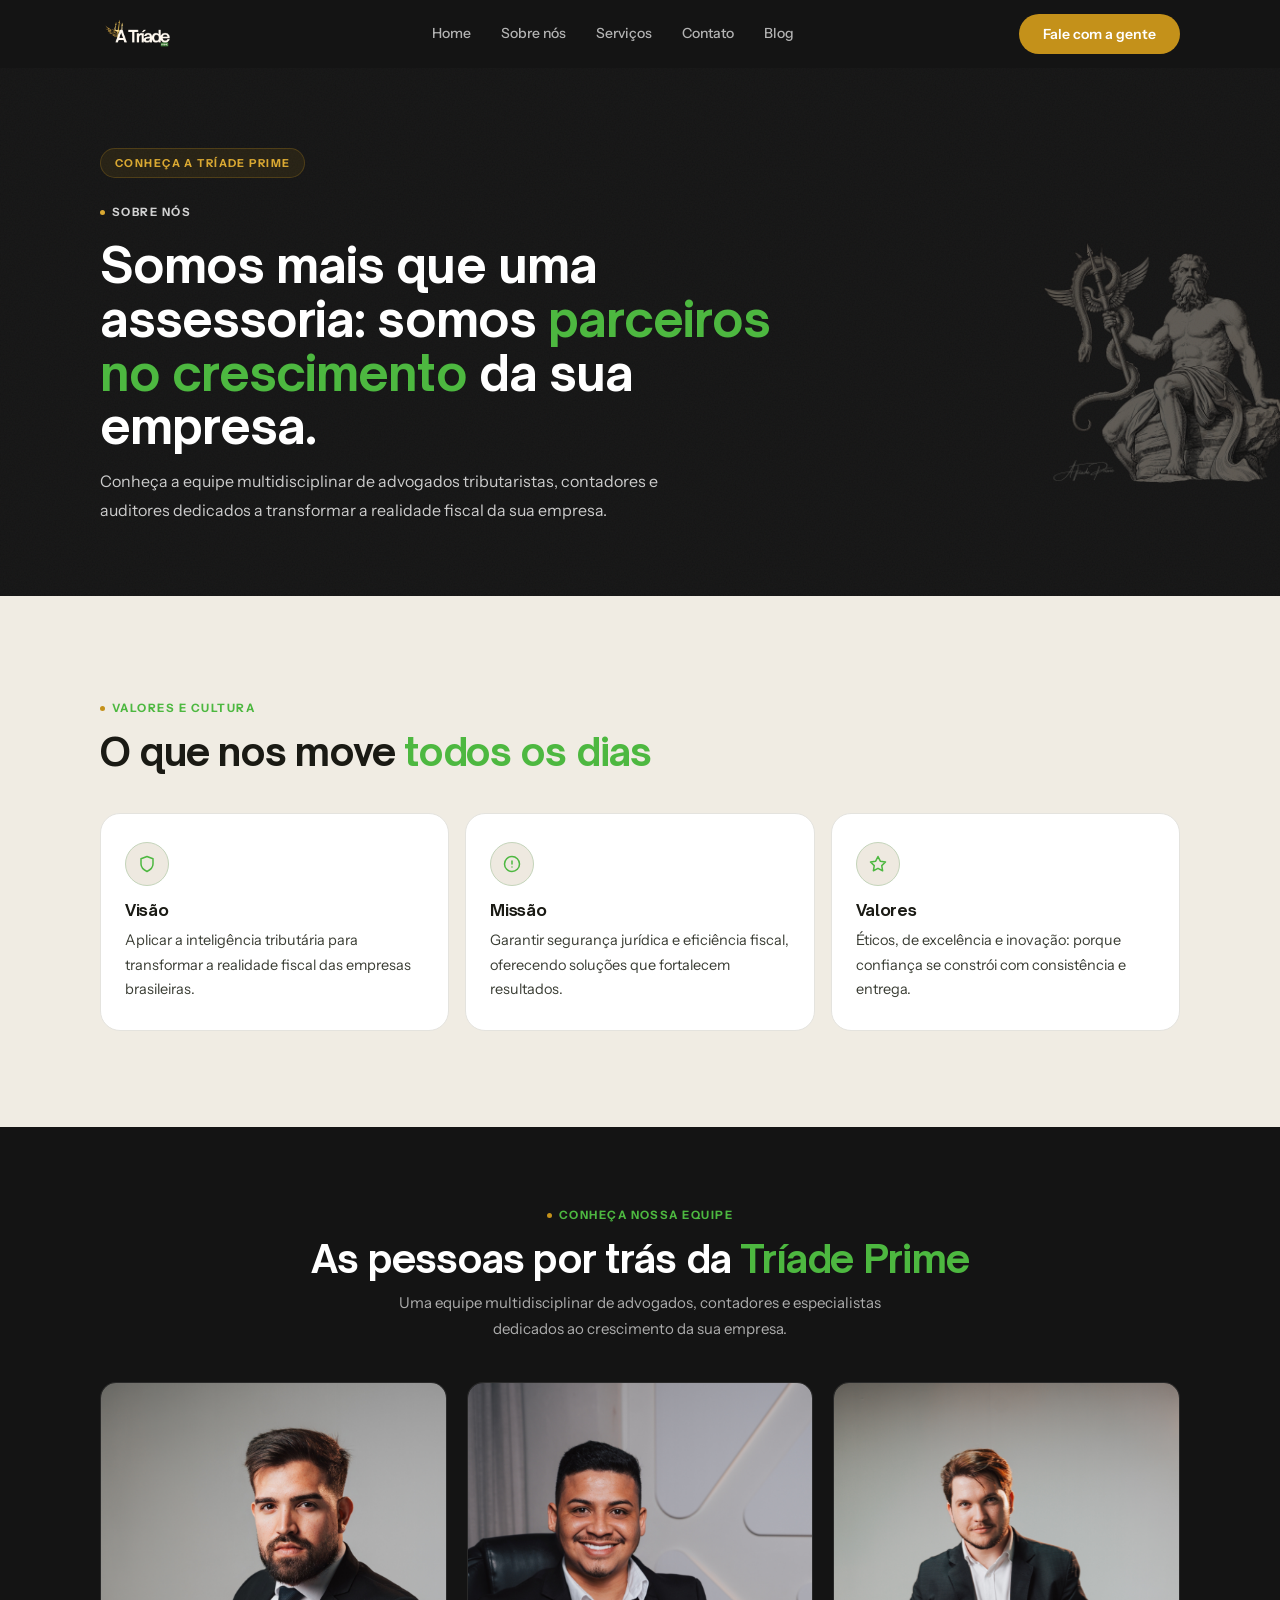
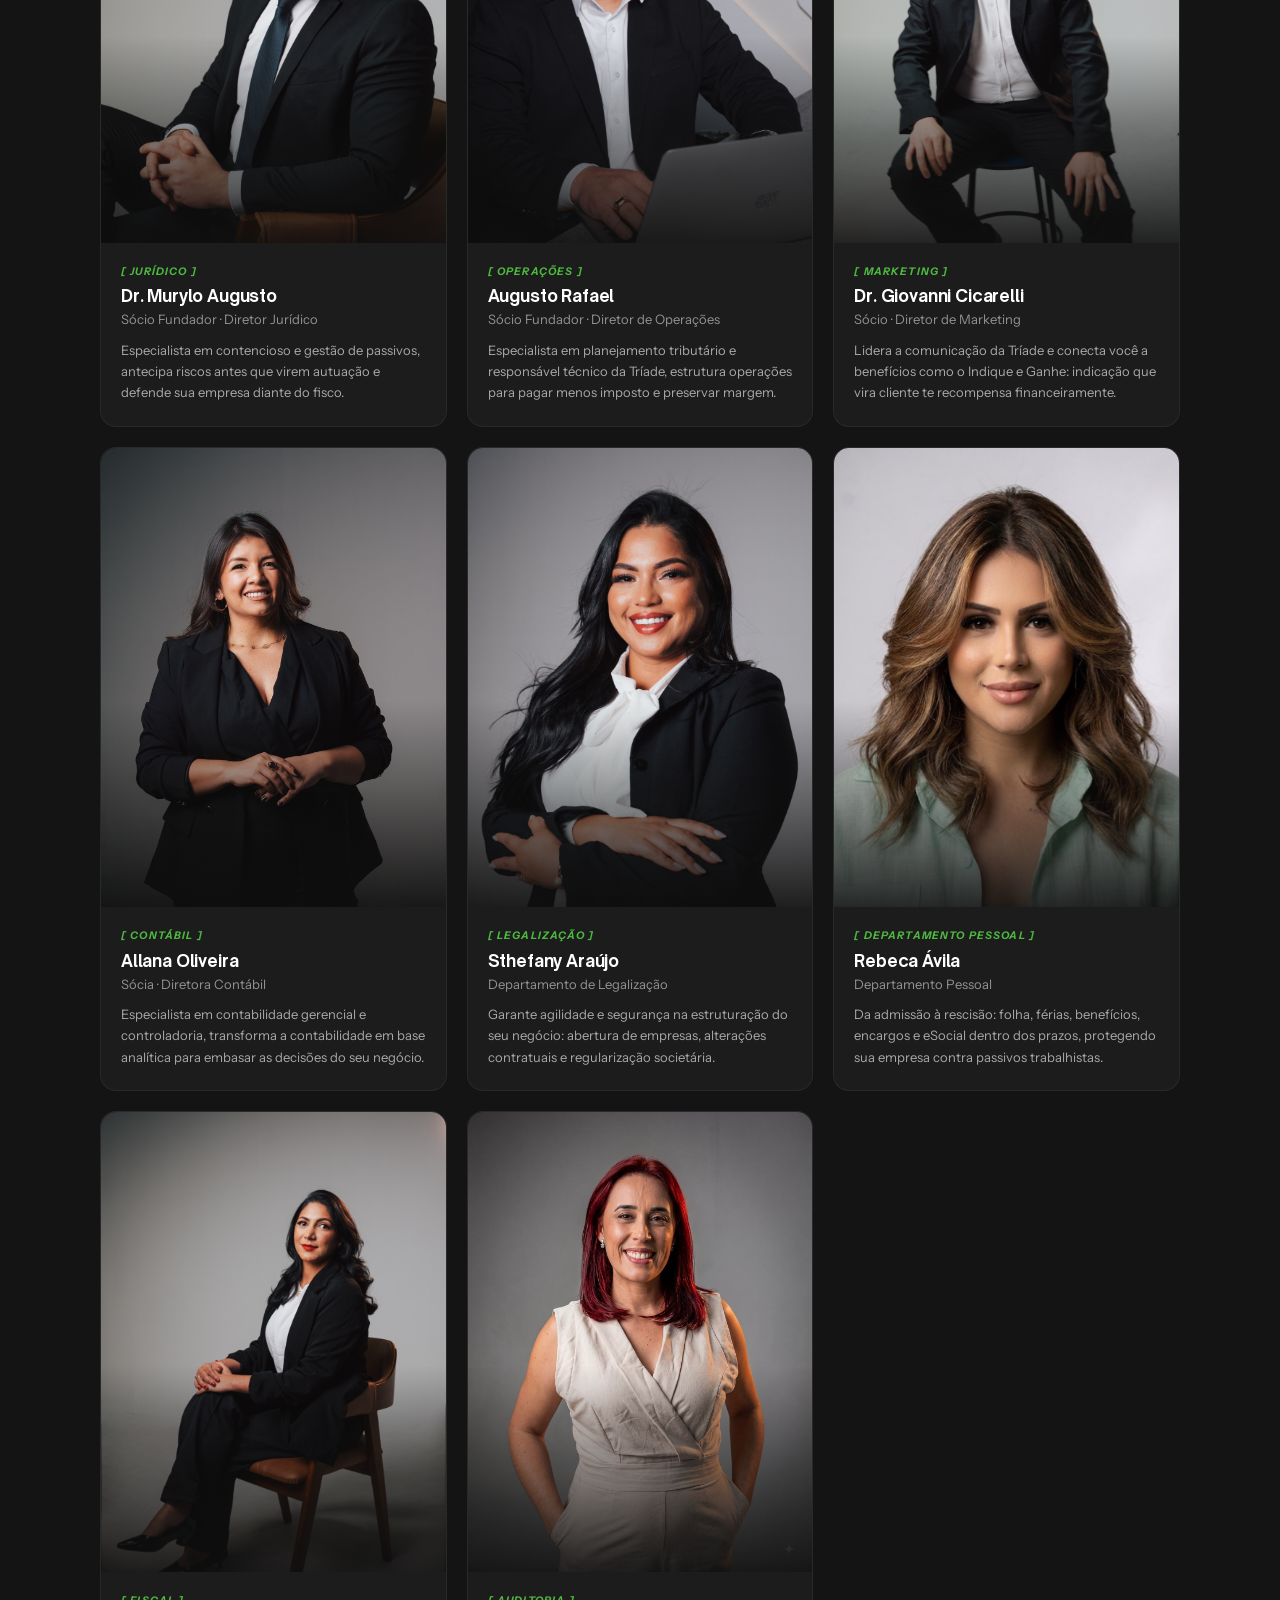
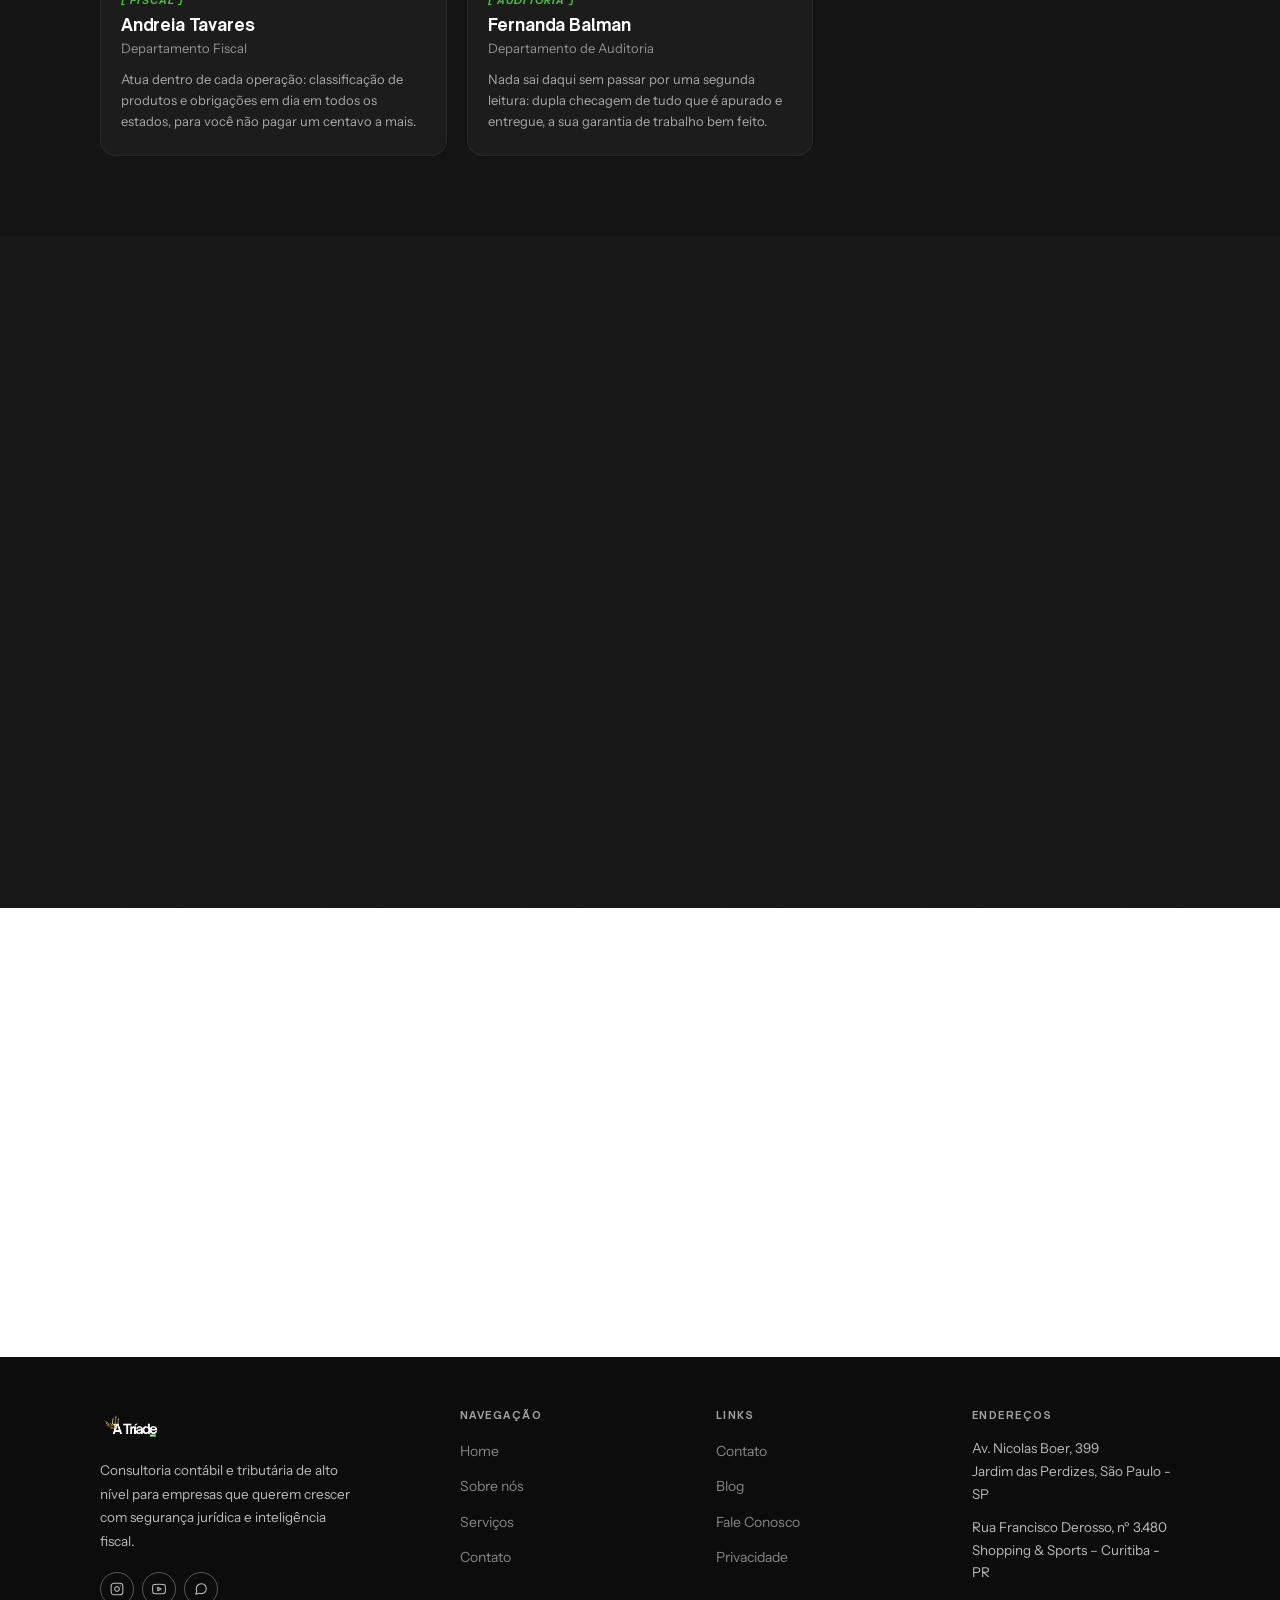
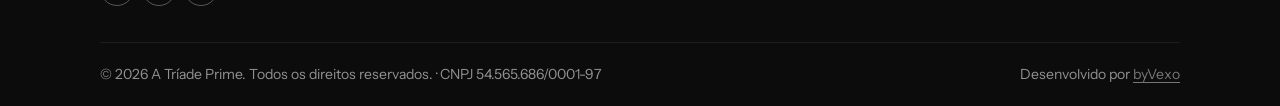
<file: sobre-nos.html>
﻿<!DOCTYPE html>
<html lang="pt-BR" hreflang="pt-BR">
<head>
<meta charset="UTF-8"/>
<meta name="robots" content="index, follow"/>
<meta name="viewport" content="width=device-width,initial-scale=1.0"/>
<meta name="theme-color" content="#141414"/>
<title>Sobre Nós | Equipe Multidisciplinar · Tríade Prime</title>
<meta name="description" content="Conheça a equipe da Tríade Prime: advogados, contadores, auditores e administradores dedicados a transformar a realidade fiscal da sua empresa."/>
<meta name="keywords" content="equipe tríade prime, contadores, advogados tributaristas, assessoria tributária são paulo, contabilidade curitiba, sobre a tríade"/>
<link rel="canonical" href="https://www.triadeprime.com.br/sobre-nos"/>
<meta property="og:type" content="website"/>
<meta property="og:locale" content="pt_BR"/>
<meta property="og:title" content="Sobre nós | A Tríade Prime"/>
<meta property="og:description" content="Conheça a equipe multidisciplinar da Tríade Prime."/>
<meta property="og:image" content="https://www.triadeprime.com.br/og-sobre.jpg"/>
<meta name="twitter:card" content="summary_large_image"/>
<meta name="twitter:title" content="Sobre Nós | Equipe Multidisciplinar · Tríade Prime"/>
<meta name="twitter:description" content="Conheça a equipe da Tríade Prime: advogados, contadores, auditores e administradores dedicados a transformar a realidade fiscal da sua empresa."/>
<meta name="twitter:image" content="https://www.triadeprime.com.br/og-sobre.jpg"/>
<meta property="og:url" content="https://www.triadeprime.com.br/sobre-nos"/>
<meta property="og:type" content="website"/>

<link rel="preconnect" href="https://fonts.googleapis.com"/>
<link rel="preconnect" href="https://fonts.gstatic.com" crossorigin/>
<link href="https://fonts.googleapis.com/css2?family=Instrument+Sans:ital,wght@0,400;0,500;0,600;0,700;1,400;1,600&display=swap" rel="stylesheet"/>
<style>
/* TOKENS */
:root{
  --g9:#0c0c0c; --g8:#141414; --g7:#1c1c1c; --g6:#4db840; --g5:#3d7a30;
  --g2:#c4d4ba; --g1:#dce8d4; --g0:#eee9e0;
  --au:#c4911a; --au2:#d9a832; --au3:#ecc95a;
  --ink:#1a1a14; --mid:#44473e; --faint:#9aa094;
  --rule:#e4e3de; --paper:#f0ece3; --white:#ffffff;
  --f:'Instrument Sans',system-ui,sans-serif;
  --r8:8px; --r14:14px; --r20:20px; --r28:28px; --rp:9999px;
  --ease:cubic-bezier(.4,0,.2,1);
}
*{box-sizing:border-box;margin:0;padding:0;}
html{-webkit-font-smoothing:antialiased;scroll-behavior:smooth;}
body{font-family:var(--f);font-size:16px;line-height:1.65;color:var(--ink);background:var(--white);overflow-x:hidden;}
img{display:block;max-width:100%;height:auto;}
a{color:inherit;text-decoration:none;}

/* LAYOUT */
.w{max-width:1160px;margin:0 auto;padding:0 20px;}
@media(min-width:600px){.w{padding:0 32px;}}
@media(min-width:1000px){.w{padding:0 40px;}}

/* TYPE — base */
h1,h2,h3,h4{font-family:var(--f);font-weight:700;color:var(--ink);letter-spacing:-.02em;line-height:1.15;}
p{line-height:1.7;}

/* KEY RULE: dark sections force all text white */
.dark-sec{background:var(--g8);}
.dark-sec,
.dark-sec h1,.dark-sec h2,.dark-sec h3,.dark-sec h4,.dark-sec p,
.dark-sec span,.dark-sec li,.dark-sec label{color:var(--white);}
.dark-sec em{color:var(--g6) !important;}
.dark-sec .sub{color:rgba(255,255,255,.75) !important;}
.dark-sec .faint-txt{color:rgba(255,255,255,.65) !important;}

/* Eyebrow */
.eyebrow{
  display:inline-flex;align-items:center;gap:7px;
  font-size:11.5px;font-weight:700;letter-spacing:.13em;text-transform:uppercase;color:var(--g6);
}
.eyebrow::before{content:'';width:5px;height:5px;border-radius:50%;background:var(--au);}
.dark-sec .eyebrow{color:rgba(255,255,255,.8);}
.dark-sec .eyebrow::before{background:var(--au2);}
em{font-style:normal;font-weight:700;color:var(--g6);}

/* BUTTONS */
.btn{
  display:inline-flex;align-items:center;gap:8px;
  font-family:var(--f);font-size:14px;font-weight:600;line-height:1;
  padding:13px 24px;border-radius:var(--rp);border:none;cursor:pointer;
  transition:transform .22s var(--ease),box-shadow .22s,background .22s,border-color .22s;
  white-space:nowrap;
}
.btn:active{transform:scale(.97);}
.btn-dk{background:var(--g8);color:var(--white);}
.btn-dk:hover{background:var(--g7);box-shadow:0 5px 18px rgba(14,24,18,.28);}
.btn-au{background:var(--au);color:var(--white);}
.btn-au:hover{background:var(--au2);box-shadow:0 5px 18px rgba(196,145,26,.32);}
.btn-ln{background:transparent;color:var(--ink);border:1.5px solid var(--rule);}
.btn-ln:hover{border-color:var(--g6);color:var(--g6);}
.btn-ln-w{background:transparent;color:var(--white);border:1.5px solid rgba(255,255,255,.28);}
.btn-ln-w:hover{border-color:rgba(255,255,255,.65);}

/* REVEAL */
.rv{opacity:1;transform:none;transition:opacity .55s var(--ease),transform .55s var(--ease);}
.js-on .rv{opacity:0;transform:translateY(16px);}
.rv.in{opacity:1 !important;transform:none !important;}
.rv.d1{transition-delay:.1s;}.rv.d2{transition-delay:.2s;}.rv.d3{transition-delay:.3s;}

/* HEADER */
.hdr{position:sticky;top:0;z-index:900;background:var(--g8);}
.hdr-in{max-width:1160px;margin:0 auto;padding:0 20px;height:68px;display:flex;align-items:center;}
@media(min-width:600px){.hdr-in{padding:0 32px;}}
@media(min-width:1000px){.hdr-in{padding:0 40px;}}
.hdr-logo img{height:36px;width:auto;}
.hdr-nav{display:none;gap:2px;}
.hdr-nav a{font-size:14px;font-weight:500;color:rgba(255,255,255,.68);padding:8px 14px;border-radius:var(--rp);transition:.2s;}
.hdr-nav a:hover{color:var(--white);background:rgba(255,255,255,.07);}
.hdr-cta{display:none;}
.hdr-tog{margin-left:auto;background:none;border:none;cursor:pointer;display:flex;flex-direction:column;gap:5px;padding:6px;}
.hdr-tog span{display:block;width:22px;height:2px;background:var(--white);border-radius:2px;transition:.25s;}
.mob-nav{display:none;position:fixed;top:68px;inset:68px 0 0;background:var(--g8);z-index:899;padding:24px 20px;flex-direction:column;}
.mob-nav.open{display:flex;}
.mob-nav a{font-size:19px;font-weight:600;color:rgba(255,255,255,.8);padding:16px 6px;border-bottom:1px solid rgba(255,255,255,.07);transition:color .2s;}
.mob-nav a:hover{color:var(--au3);}
.mob-nav .btn{margin-top:24px;align-self:flex-start;}
@media(min-width:860px){
  .hdr-nav{display:flex;flex:1;justify-content:center;} .hdr-cta{display:inline-flex;} .hdr-tog{display:none;}
}

/* PAGE HERO */
.pg-hero{
  background:var(--g8);padding:44px 0 48px;
  position:relative;overflow:hidden;
}
@media(min-width:860px){.pg-hero{padding:80px 0 72px;}}
.pg-hero .w{position:relative;z-index:1;}
.pg-hero h1{color:var(--white);font-size:clamp(1.9rem,6vw,3rem);max-width:720px;margin-bottom:14px;}
.pg-hero em{color:var(--g6) !important;}
.pg-hero p{color:rgba(255,255,255,.78);font-size:16px;max-width:560px;line-height:1.78;}
.pg-hero .eyebrow{color:rgba(255,255,255,.8);margin-bottom:16px;}
.pg-hero .eyebrow::before{background:var(--au2);}
.hero-poseidon{position:absolute;right:-20px;bottom:0;height:460px;width:auto;opacity:.32;pointer-events:none;z-index:0;}
@media(max-width:860px){.hero-poseidon{height:300px;opacity:.26;right:-10px;}}
@media(max-width:480px){.hero-poseidon{height:220px;opacity:.18;}}

/* SECTIONS */
.sec{padding:60px 0;}
@media(min-width:860px){.sec{padding:96px 0;}}
.sec-lt{background:var(--white);}
.sec-pa{background:var(--paper);}
.sec-dk{background:var(--g8);}
.sec-dk .eyebrow{color:rgba(255,255,255,.8);}
.sec-dk .eyebrow::before{background:var(--au2);}
.sec-dk .sh p{color:rgba(255,255,255,.75);}
.sec-dk h2,.sec-dk h3,.sec-dk h4{color:var(--white);}
.sec-dk p{color:rgba(255,255,255,.8);}
.sec-dk em{color:var(--g6) !important;}

/* Section header */
.sh{margin-bottom:40px;}
.sh .eyebrow{margin-bottom:12px;}
.sh h2{font-size:clamp(1.6rem,4.5vw,2.4rem);margin-bottom:10px;}
.sh p{color:var(--mid);font-size:15px;line-height:1.75;max-width:580px;}
.sh.center{text-align:center;}
.sh.center p{margin:0 auto;}
.sec-dk .sh h2{color:var(--white);}
.sec-dk .sh p{color:rgba(255,255,255,.75);}

/* 2-col grid */
.grid2{display:grid;gap:36px;}
@media(min-width:760px){.grid2{grid-template-columns:1fr 1fr;gap:52px;align-items:center;}}
.grid3{display:grid;gap:16px;}
@media(min-width:640px){.grid3{grid-template-columns:repeat(2,1fr);}}
@media(min-width:900px){.grid3{grid-template-columns:repeat(3,1fr);}}

/* Card base */
.card{background:var(--white);border:1px solid var(--rule);border-radius:var(--r20);padding:28px 24px;transition:.28s var(--ease);}
.card:hover{transform:translateY(-3px);box-shadow:0 12px 36px rgba(14,24,18,.09);}
.card-dk{background:rgba(255,255,255,.04);border:1px solid rgba(255,255,255,.08);border-radius:var(--r20);padding:24px 20px;}
.card-dk h3,.card-dk h4{color:var(--white);}
.card-dk p{color:rgba(255,255,255,.8);}

/* Image blocks */
.img-block{border-radius:var(--r20);overflow:hidden;background:var(--g1);}
.img-block img{width:100%;height:100%;object-fit:cover;display:block;}
.img-block.ratio-4-3{aspect-ratio:4/3;}
.img-block.ratio-16-9{aspect-ratio:16/9;}
.img-block.ratio-3-4{aspect-ratio:3/4;}

/* Checklist */
.checks{list-style:none;display:flex;flex-direction:column;gap:10px;}
.checks li{display:flex;align-items:flex-start;gap:12px;font-size:14.5px;color:var(--mid);}
.ck{
  width:20px;height:20px;border-radius:50%;flex-shrink:0;margin-top:2px;
  background:var(--g0);border:1px solid var(--g2);
  background-image:url("data:image/svg+xml,%3Csvg xmlns='http://www.w3.org/2000/svg' viewBox='0 0 24 24' fill='none' stroke='%23376640' stroke-width='2.5' stroke-linecap='round' stroke-linejoin='round'%3E%3Cpath d='M20 6L9 17l-5-5'/%3E%3C/svg%3E");
  background-size:11px;background-position:center;background-repeat:no-repeat;
}
.ck-au{
  background:rgba(196,145,26,.12);border:1px solid rgba(196,145,26,.3);
  background-image:url("data:image/svg+xml,%3Csvg xmlns='http://www.w3.org/2000/svg' viewBox='0 0 24 24' fill='none' stroke='%23d9a832' stroke-width='2.5' stroke-linecap='round' stroke-linejoin='round'%3E%3Cpath d='M20 6L9 17l-5-5'/%3E%3C/svg%3E");
  background-size:11px;background-position:center;background-repeat:no-repeat;
}

/* Icon circle */
.ico{width:44px;height:44px;border-radius:50%;flex-shrink:0;display:flex;align-items:center;justify-content:center;}
.ico-g{background:var(--g0);border:1px solid var(--g2);}
.ico-au{background:rgba(196,145,26,.12);border:1px solid rgba(196,145,26,.25);}

/* CTA strip */
.cta-strip{
  background:var(--g8);border-radius:var(--r28);
  padding:44px 24px;text-align:center;position:relative;overflow:hidden;
}
@media(min-width:600px){.cta-strip{padding:60px 48px;}}
.cta-strip::after{content:'';position:absolute;inset:0;background:radial-gradient(ellipse 55% 65% at 80% 25%,rgba(196,145,26,.08) 0%,transparent 60%);pointer-events:none;}
.cta-strip h2{color:var(--white) !important;font-size:clamp(1.5rem,5vw,2.4rem);margin-bottom:10px;position:relative;}
.cta-strip h2 em{color:var(--g6) !important;}
.cta-strip p{color:rgba(255,255,255,.75) !important;max-width:420px;margin:0 auto 26px;font-size:15px;line-height:1.75;position:relative;}
.cta-btns{display:flex;justify-content:center;gap:10px;flex-wrap:wrap;position:relative;}
.sec-cta{padding:40px 0 64px;}
@media(min-width:860px){.sec-cta{padding:60px 0 96px;}}

/* Number stat */
.stat-num{font-size:2.2rem;font-weight:700;line-height:1;margin-bottom:6px;}
.stat-lbl{font-size:14px;line-height:1.5;}

/* FOOTER */
.ftr{background:var(--g9);padding:52px 0 0;}
.ftr-grid{display:grid;gap:36px;padding-bottom:36px;border-bottom:1px solid rgba(255,255,255,.07);}
@media(min-width:700px){.ftr-grid{grid-template-columns:1.5fr 1fr 1fr 1fr;gap:48px;}}
.ftr-logo img{height:36px;width:auto;margin-bottom:14px;filter:brightness(1.1);}
.ftr-desc{font-size:14px;color:rgba(255,255,255,.72);line-height:1.75;max-width:260px;margin-bottom:18px;}
.ftr-social{display:flex;gap:8px;}
.ftr-sl{width:34px;height:34px;border-radius:50%;border:1px solid rgba(255,255,255,.3);display:flex;align-items:center;justify-content:center;color:rgba(255,255,255,.72);transition:.22s;}
.ftr-sl:hover{border-color:var(--au2);color:var(--au2);}
.ftr-sl svg{width:14px;height:14px;}
.ftr-col h4{font-size:10.5px;font-weight:700;letter-spacing:.14em;text-transform:uppercase;color:rgba(255,255,255,.62);margin-bottom:16px;}
.ftr-col ul{display:flex;flex-direction:column;gap:9px;list-style:none;padding:0;}
.ftr-col a{font-size:14px;color:rgba(255,255,255,.5);transition:color .2s;}
.ftr-col a:hover{color:var(--white);}
.ftr-addr{font-size:14px;color:rgba(255,255,255,.72);line-height:1.7;}
.ftr-addr+.ftr-addr{margin-top:10px;}
.ftr-bot{padding:20px 0;display:flex;flex-direction:column;align-items:center;gap:8px;text-align:center;font-size:14px;color:rgba(255,255,255,.55);}
@media(min-width:700px){.ftr-bot{flex-direction:row;justify-content:space-between;text-align:left;}}
</style>
<link rel="stylesheet" href="style.css">
<link rel="manifest" href="manifest.json">
<style>
/* === WHY COMPACT === */
.why-compact{display:grid;grid-template-columns:repeat(2,1fr);gap:0;margin-top:40px;border:1px solid rgba(255,255,255,.08);border-radius:var(--r14);overflow:hidden;}
@media(min-width:640px){.why-compact{grid-template-columns:repeat(4,1fr);}}
.why-item{padding:28px 22px;border-right:1px solid rgba(255,255,255,.06);border-bottom:1px solid rgba(255,255,255,.06);}
@media(min-width:640px){.why-item:last-child{border-right:none;}.why-item{border-bottom:none;}}
@media(max-width:639px){.why-item:nth-child(2n){border-right:none;}.why-item:nth-last-child(-n+2){border-bottom:none;}}
.why-num{font-size:11px;font-weight:700;letter-spacing:.12em;color:var(--au2);margin-bottom:14px;display:block;}
.why-item h4{font-size:.9rem;font-weight:700;color:var(--white);margin-bottom:8px;line-height:1.3;}
.why-item p{font-size:13px;color:rgba(255,255,255,.58);line-height:1.65;}

/* === TEAM SECTION === */
.team-sec{background:var(--g8);padding:72px 0 80px;}
.team-grid{display:grid;grid-template-columns:repeat(3,1fr);gap:20px;}
@media(max-width:860px){.team-grid{grid-template-columns:repeat(2,1fr);}}
@media(max-width:520px){.team-grid{grid-template-columns:1fr;}}
.tm-card{background:var(--g7);border:1px solid rgba(255,255,255,.06);border-radius:16px;overflow:hidden;transition:transform .25s,box-shadow .25s;}
.tm-card:hover{transform:translateY(-4px);box-shadow:0 16px 48px rgba(0,0,0,.5);}
.tm-photo-wrap{position:relative;aspect-ratio:3/4;overflow:hidden;background:var(--g9);}
.tm-photo{width:100%;height:100%;object-fit:cover;object-position:top center;display:block;transition:transform .4s;}
.tm-card:hover .tm-photo{transform:scale(1.04);}
.tm-photo-wrap::after{content:'';position:absolute;inset:0;background:linear-gradient(to bottom,transparent 55%,rgba(14,14,14,.88) 100%);}
.tm-placeholder{width:100%;height:100%;display:flex;align-items:center;justify-content:center;font-size:2.5rem;font-weight:700;color:rgba(255,255,255,.18);letter-spacing:.05em;}
.tm-info{padding:20px 20px 22px;}
.tm-dept{font-size:10.5px;font-weight:700;text-transform:uppercase;letter-spacing:.11em;color:var(--g6);margin-bottom:7px;font-style:italic;}
.tm-name{font-size:1.05rem;font-weight:700;color:var(--white);margin-bottom:4px;letter-spacing:-.01em;}
.tm-role{font-size:13px;color:rgba(255,255,255,.52);line-height:1.5;margin-bottom:0;}
.tm-bio{font-size:13px;color:rgba(255,255,255,.62);line-height:1.65;margin-top:10px;}
.tm-todo{font-size:12px;color:var(--au3);font-style:italic;margin-top:6px;}
</style>


<script type="application/ld+json">
{
  "@context": "https://schema.org",
  "@graph": [
    {
      "@type": "BreadcrumbList",
      "itemListElement": [
        { "@type": "ListItem", "position": 1, "name": "Home", "item": "https://www.triadeprime.com.br/" },
        { "@type": "ListItem", "position": 2, "name": "Sobre Nós", "item": "https://www.triadeprime.com.br/sobre-nos" }
      ]
    },
    {
      "@type": "AboutPage",
      "name": "Sobre a Tríade Prime",
      "url": "https://www.triadeprime.com.br/sobre-nos",
      "description": "Conheça a equipe multidisciplinar da Tríade Prime: advogados, contadores, auditores e administradores dedicados ao crescimento das empresas.",
      "publisher": { "@id": "https://www.triadeprime.com.br/#organization" }
    },
    {
      "@type": "Person",
      "name": "Dr. Murylo",
      "jobTitle": "Sócio-Fundador",
      "worksFor": { "@id": "https://www.triadeprime.com.br/#organization" },
      "sameAs": "https://www.youtube.com/@drMurylo",
      "url": "https://www.triadeprime.com.br/sobre-nos"
    }
  ]
}
</script><link rel="icon" type="image/png" sizes="32x32" href="/img/favicon-32.png">
<link rel="apple-touch-icon" href="/img/favicon-180.png">
</head>
<body>
<header class="hdr">
  <div class="hdr-in">
    <a href="/" aria-label="A Tríade Prime"><img class="hdr-logo" src="img/Logo principal.png" alt="Tríade Prime" style="height:44px;width:auto;"></a>
    <nav class="hdr-nav" aria-label="Principal">
      <a href="/">Home</a><a href="/sobre-nos">Sobre nós</a><a href="/servicos">Serviços</a>
      <a href="/contato">Contato</a><a href="/blog">Blog</a>
    </nav>
    <a href="https://wa.me/5511974432211?text=Ol%C3%A1!%20Gostaria%20de%20falar%20com%20um%20especialista%20da%20Tr%C3%ADade%20Prime." target="_blank" rel="noopener" class="btn btn-au hdr-cta">Fale com a gente</a>
    <button class="hdr-tog" id="tog" aria-label="Abrir menu" aria-expanded="false">
      <span></span><span></span><span></span>
    </button>
  </div>
</header>
<nav class="mob-nav" id="mnav">
  <a href="/">Home</a><a href="/sobre-nos">Sobre nós</a><a href="/servicos">Serviços</a>
  <a href="/contato">Contato</a><a href="/blog">Blog</a>
  <a href="/contato" class="btn btn-au">Fale com a gente</a>
</nav>
<main>
<section class="pg-hero">
  <img class="hero-poseidon" src="img/Poseidon.png" alt="" aria-hidden="true">
  <div class="w">
    <span style="display:inline-flex;align-items:center;gap:7px;font-size:11px;font-weight:700;letter-spacing:.13em;text-transform:uppercase;color:var(--au2);background:rgba(196,145,26,.1);border:1px solid rgba(196,145,26,.25);padding:5px 14px;border-radius:var(--rp);margin-bottom:18px;">Conheça a Tríade Prime</span><br>
    <div class="eyebrow" style="margin-bottom:16px;">Sobre nós</div>
    <h1>Somos mais que uma assessoria: somos <em>parceiros no crescimento</em> da sua empresa.</h1>
    <p style="margin-top:14px;">Conheça a equipe multidisciplinar de advogados tributaristas, contadores e auditores dedicados a transformar a realidade fiscal da sua empresa.</p>
  </div>
</section>
<section class="sec sec-pa"><div class="w"><div class="sh rv"><div class="eyebrow">Valores e Cultura</div><h2>O que nos move <em>todos os dias</em></h2></div><div class="grid3"><div class="card rv"><div class="ico ico-g" style="margin-bottom:16px;"><svg width="18" height="18" viewBox="0 0 24 24" fill="none" stroke="var(--g6)" stroke-width="2" stroke-linecap="round" stroke-linejoin="round"><path d="M12 22s8-4 8-10V5l-8-3-8 3v7c0 6 8 10 8 10z"/></svg></div><h3 style="font-size:1rem;margin-bottom:8px;">Visão</h3><p style="color:var(--mid);font-size:14.5px;line-height:1.7;">Aplicar a inteligência tributária para transformar a realidade fiscal das empresas brasileiras.</p></div><div class="card rv d1"><div class="ico ico-g" style="margin-bottom:16px;"><svg width="18" height="18" viewBox="0 0 24 24" fill="none" stroke="var(--g6)" stroke-width="2" stroke-linecap="round" stroke-linejoin="round"><circle cx="12" cy="12" r="10"/><line x1="12" y1="8" x2="12" y2="12"/><line x1="12" y1="16" x2="12.01" y2="16"/></svg></div><h3 style="font-size:1rem;margin-bottom:8px;">Missão</h3><p style="color:var(--mid);font-size:14.5px;line-height:1.7;">Garantir segurança jurídica e eficiência fiscal, oferecendo soluções que fortalecem resultados.</p></div><div class="card rv d2"><div class="ico ico-g" style="margin-bottom:16px;"><svg width="18" height="18" viewBox="0 0 24 24" fill="none" stroke="var(--g6)" stroke-width="2" stroke-linecap="round" stroke-linejoin="round"><polygon points="12 2 15.09 8.26 22 9.27 17 14.14 18.18 21.02 12 17.77 5.82 21.02 7 14.14 2 9.27 8.91 8.26 12 2"/></svg></div><h3 style="font-size:1rem;margin-bottom:8px;">Valores</h3><p style="color:var(--mid);font-size:14.5px;line-height:1.7;">Éticos, de excelência e inovação: porque confiança se constrói com consistência e entrega.</p></div></div></div></section>
<section class="sec team-sec rv">
  <div class="w">
    <div class="sh center rv">
      <div class="eyebrow">Conheça nossa equipe</div>
      <h2 style="color:var(--white);">As pessoas por trás da <em>Tríade Prime</em></h2>
      <p style="color:rgba(255,255,255,.65);max-width:520px;margin:0 auto;">Uma equipe multidisciplinar de advogados, contadores e especialistas dedicados ao crescimento da sua empresa.</p>
    </div>

    <div class="team-grid rv d1">

      <div class="tm-card">
        <div class="tm-photo-wrap">
          <img src="img/dra-murylo.JPG" alt="Dr. Murylo Augusto" class="tm-photo" loading="lazy">
        </div>
        <div class="tm-info">
          <div class="tm-dept">[ Jurídico ]</div>
          <h3 class="tm-name">Dr. Murylo Augusto</h3>
          <p class="tm-role">Sócio Fundador · Diretor Jurídico</p>
          <p class="tm-bio">Especialista em contencioso e gestão de passivos, antecipa riscos antes que virem autuação e defende sua empresa diante do fisco.</p>
        </div>
      </div>

      <div class="tm-card">
        <div class="tm-photo-wrap">
          <img src="img/dr-augusto-rafael.JPG" alt="Augusto Rafael" class="tm-photo" loading="lazy">
        </div>
        <div class="tm-info">
          <div class="tm-dept">[ Operações ]</div>
          <h3 class="tm-name">Augusto Rafael</h3>
          <p class="tm-role">Sócio Fundador · Diretor de Operações</p>
          <p class="tm-bio">Especialista em planejamento tributário e responsável técnico da Tríade, estrutura operações para pagar menos imposto e preservar margem.</p>
        </div>
      </div>

      <div class="tm-card">
        <div class="tm-photo-wrap">
          <img src="img/drgiovanni.JPG" alt="Dr. Giovanni Cicarelli" class="tm-photo" loading="lazy">
        </div>
        <div class="tm-info">
          <div class="tm-dept">[ Marketing ]</div>
          <h3 class="tm-name">Dr. Giovanni Cicarelli</h3>
          <p class="tm-role">Sócio · Diretor de Marketing</p>
          <p class="tm-bio">Lidera a comunicação da Tríade e conecta você a benefícios como o Indique e Ganhe: indicação que vira cliente te recompensa financeiramente.</p>
        </div>
      </div>

      <div class="tm-card">
        <div class="tm-photo-wrap">
          <img src="img/IMG_8653.jpg" alt="Allana Oliveira" class="tm-photo" loading="lazy">
        </div>
        <div class="tm-info">
          <div class="tm-dept">[ Contábil ]</div>
          <h3 class="tm-name">Allana Oliveira</h3>
          <p class="tm-role">Sócia · Diretora Contábil</p>
          <p class="tm-bio">Especialista em contabilidade gerencial e controladoria, transforma a contabilidade em base analítica para embasar as decisões do seu negócio.</p>
        </div>
      </div>

      <div class="tm-card">
        <div class="tm-photo-wrap">
          <img src="img/esthapny.JPG" alt="Sthefany Araújo" class="tm-photo" loading="lazy">
        </div>
        <div class="tm-info">
          <div class="tm-dept">[ Legalização ]</div>
          <h3 class="tm-name">Sthefany Araújo</h3>
          <p class="tm-role">Departamento de Legalização</p>
          <p class="tm-bio">Garante agilidade e segurança na estruturação do seu negócio: abertura de empresas, alterações contratuais e regularização societária.</p>
        </div>
      </div>

      <div class="tm-card">
        <div class="tm-photo-wrap">
          <img src="img/Rebeca.jpg" alt="Rebeca" class="tm-photo" loading="lazy">
        </div>
        <div class="tm-info">
          <div class="tm-dept">[ Departamento Pessoal ]</div>
          <h3 class="tm-name">Rebeca Ávila</h3>
          <p class="tm-role">Departamento Pessoal</p>
          <p class="tm-bio">Da admissão à rescisão: folha, férias, benefícios, encargos e eSocial dentro dos prazos, protegendo sua empresa contra passivos trabalhistas.</p>
        </div>
      </div>

      <div class="tm-card">
        <div class="tm-photo-wrap">
          <img src="img/andreia.JPG" alt="Andreia Tavares" class="tm-photo" loading="lazy">
        </div>
        <div class="tm-info">
          <div class="tm-dept">[ Fiscal ]</div>
          <h3 class="tm-name">Andreia Tavares</h3>
          <p class="tm-role">Departamento Fiscal</p>
          <p class="tm-bio">Atua dentro de cada operação: classificação de produtos e obrigações em dia em todos os estados, para você não pagar um centavo a mais.</p>
        </div>
      </div>

      <div class="tm-card">
        <div class="tm-photo-wrap">
          <img src="img/IMG_8654.jpg" alt="Fernanda Balman" class="tm-photo" loading="lazy">
        </div>
        <div class="tm-info">
          <div class="tm-dept">[ Auditoria ]</div>
          <h3 class="tm-name">Fernanda Balman</h3>
          <p class="tm-role">Departamento de Auditoria</p>
          <p class="tm-bio">Nada sai daqui sem passar por uma segunda leitura: dupla checagem de tudo que é apurado e entregue, a sua garantia de trabalho bem feito.</p>
        </div>
      </div>

      <!-- TODO: Camila Duarte — aguardando foto
      <div class="tm-card">
        <div class="tm-photo-wrap">
          <div class="tm-placeholder">CD</div>
        </div>
        <div class="tm-info">
          <div class="tm-dept">[ Pessoal ]</div>
          <h3 class="tm-name">Camila Duarte</h3>
          <p class="tm-role">Sócia · Head Departamento Pessoal</p>
        </div>
      </div>
      -->

    </div>
  </div>
</section>
<section class="sec sec-dk"><div class="w"><div class="sh rv"><div class="eyebrow">Por que nos escolher</div><h2 style="max-width:540px;">Construindo <em>confiança</em> por transparência e integridade</h2><p style="max-width:480px;">Impulsione o crescimento do seu negócio com soluções estratégicas e atendimento direto.</p></div><div class="why-compact rv d1">
  <div class="why-item">
    <div class="why-num">01</div>
    <h4>Planejamento Tributário</h4>
    <p>Estratégias para reduzir sua carga tributária de forma legal e eficiente.</p>
  </div>
  <div class="why-item">
    <div class="why-num">02</div>
    <h4>Recuperação de Créditos</h4>
    <p>Identificamos e recuperamos valores pagos indevidamente, melhorando seu caixa.</p>
  </div>
  <div class="why-item">
    <div class="why-num">03</div>
    <h4>Assessoria Contábil</h4>
    <p>Garantimos conformidade total, minimizando riscos e maximizando resultados.</p>
  </div>
  <div class="why-item">
    <div class="why-num">04</div>
    <h4>Análise Fiscal</h4>
    <p>Auditamos suas práticas para assegurar conformidade e prevenir passivos tributários.</p>
  </div>
</div><div style="margin-top:32px;" class="rv d2"><a href="https://wa.me/5511974432211?text=Ol%C3%A1!%20Vim%20pela%20p%C3%A1gina%20Sobre%20N%C3%B3s%20da%20Tr%C3%ADade%20Prime%20e%20gostaria%20de%20conhecer%20melhor%20os%20servi%C3%A7os." target="_blank" rel="noopener" class="btn btn-au">Falar com a equipe</a></div></div></section>
<section class="sec-cta">
  <div class="w">
    <div class="cta-strip rv">
      <h2>Pronto para fazer parte da <em>Tríade?</em></h2>
      <p>Fale com nossa equipe e descubra como podemos transformar a realidade fiscal da sua empresa.</p>
      <div class="cta-btns">
        <a href="https://wa.me/5511974432211?text=Ol%C3%A1!%20Vim%20pela%20p%C3%A1gina%20Sobre%20N%C3%B3s%20da%20Tr%C3%ADade%20Prime%20e%20gostaria%20de%20conhecer%20melhor%20os%20servi%C3%A7os." target="_blank" rel="noopener" class="btn btn-au">Falar com especialista</a>
        <a href="/servicos" class="btn btn-ln-w">Conhecer os serviços</a>
      </div>
    </div>
  </div>
</section>

</main>
<footer class="ftr">
  <div class="w">
    <div class="ftr-grid">
      <div>
        <div class="ftr-logo"><img src="img/Logo principal.png" alt="Tríade Prime" style="height:36px;width:auto;margin-bottom:14px;"></div>
        <p class="ftr-desc">Consultoria contábil e tributária de alto nível para empresas que querem crescer com segurança jurídica e inteligência fiscal.</p>
        <div class="ftr-social">
          <a href="#" class="ftr-sl" aria-label="Instagram"><svg viewBox="0 0 24 24" fill="none" stroke="currentColor" stroke-width="1.8" stroke-linecap="round" stroke-linejoin="round"><rect x="2" y="2" width="20" height="20" rx="5"/><path d="M16 11.37A4 4 0 1112.63 8 4 4 0 0116 11.37z"/><line x1="17.5" y1="6.5" x2="17.51" y2="6.5"/></svg></a>
          <a href="#" class="ftr-sl" aria-label="YouTube"><svg viewBox="0 0 24 24" fill="none" stroke="currentColor" stroke-width="1.8" stroke-linecap="round" stroke-linejoin="round"><path d="M22.54 6.42a2.78 2.78 0 00-1.95-1.96C18.88 4 12 4 12 4s-6.88 0-8.59.46A2.78 2.78 0 001.46 6.42 29 29 0 001 12a29 29 0 00.46 5.58 2.78 2.78 0 001.95 1.96C5.12 20 12 20 12 20s6.88 0 8.59-.46a2.78 2.78 0 001.95-1.96A29 29 0 0023 12a29 29 0 00-.46-5.58z"/><polygon points="9.75 15.02 15.5 12 9.75 8.98 9.75 15.02"/></svg></a>
          <a href="#" class="ftr-sl" aria-label="WhatsApp"><svg viewBox="0 0 24 24" fill="none" stroke="currentColor" stroke-width="1.8" stroke-linecap="round" stroke-linejoin="round"><path d="M21 11.5a8.38 8.38 0 01-.9 3.8 8.5 8.5 0 01-7.6 4.7 8.38 8.38 0 01-3.8-.9L3 21l1.9-5.7a8.38 8.38 0 01-.9-3.8 8.5 8.5 0 014.7-7.6 8.38 8.38 0 013.8-.9h.5a8.48 8.48 0 018 8v.5z"/></svg></a>
        </div>
      </div>
      <div class="ftr-col"><h4>Navegação</h4><ul>
        <li><a href="/">Home</a></li><li><a href="/sobre-nos">Sobre nós</a></li>
        <li><a href="/servicos">Serviços</a></li><li><a href="/contato">Contato</a></li>
      </ul></div>
      <div class="ftr-col"><h4>Links</h4><ul>
        <li><a href="/contato">Contato</a></li><li><a href="/blog">Blog</a></li>
        <li><a href="/contato">Fale Conosco</a></li><li><a href="/politica-de-privacidade">Privacidade</a></li>
      </ul></div>
      <div class="ftr-col"><h4>Endereços</h4>
        <p class="ftr-addr">Av. Nicolas Boer, 399<br>Jardim das Perdizes, São Paulo - SP</p>
        <p class="ftr-addr">Rua Francisco Derosso, nº 3.480<br>Shopping &amp; Sports – Curitiba - PR</p>
      </div>
    </div>
    <div class="ftr-bot">
      <span>© 2026 A Tríade Prime. Todos os direitos reservados. · CNPJ 54.565.686/0001-97</span>
      <span>Desenvolvido por <a href="https://byvexo.com.br/" target="_blank" rel="noopener" style="color:inherit;text-decoration:underline;text-underline-offset:3px;opacity:.8;">byVexo</a></span>
    </div>
  </div>
</footer>
<script>
const tog=document.getElementById('tog'),mnav=document.getElementById('mnav');
let op=false;
tog.addEventListener('click',()=>{
  op=!op;mnav.classList.toggle('open',op);tog.setAttribute('aria-expanded',op);
  const s=tog.querySelectorAll('span');
  if(op){s[0].style.transform='translateY(7px) rotate(45deg)';s[1].style.opacity='0';s[2].style.transform='translateY(-7px) rotate(-45deg)';}
  else{s.forEach(x=>{x.style.transform='';x.style.opacity='';});}
});
mnav.querySelectorAll('a').forEach(a=>a.addEventListener('click',()=>{
  op=false;mnav.classList.remove('open');tog.setAttribute('aria-expanded',false);
  tog.querySelectorAll('span').forEach(x=>{x.style.transform='';x.style.opacity='';});
}));
document.body.classList.add('js-on');
const ro=new IntersectionObserver(es=>{es.forEach(e=>{if(e.isIntersecting){e.target.classList.add('in');ro.unobserve(e.target);}});},{threshold:.08,rootMargin:'0px 0px -24px 0px'});
document.querySelectorAll('.rv').forEach(el=>ro.observe(el));
</script>
</html>
</file>
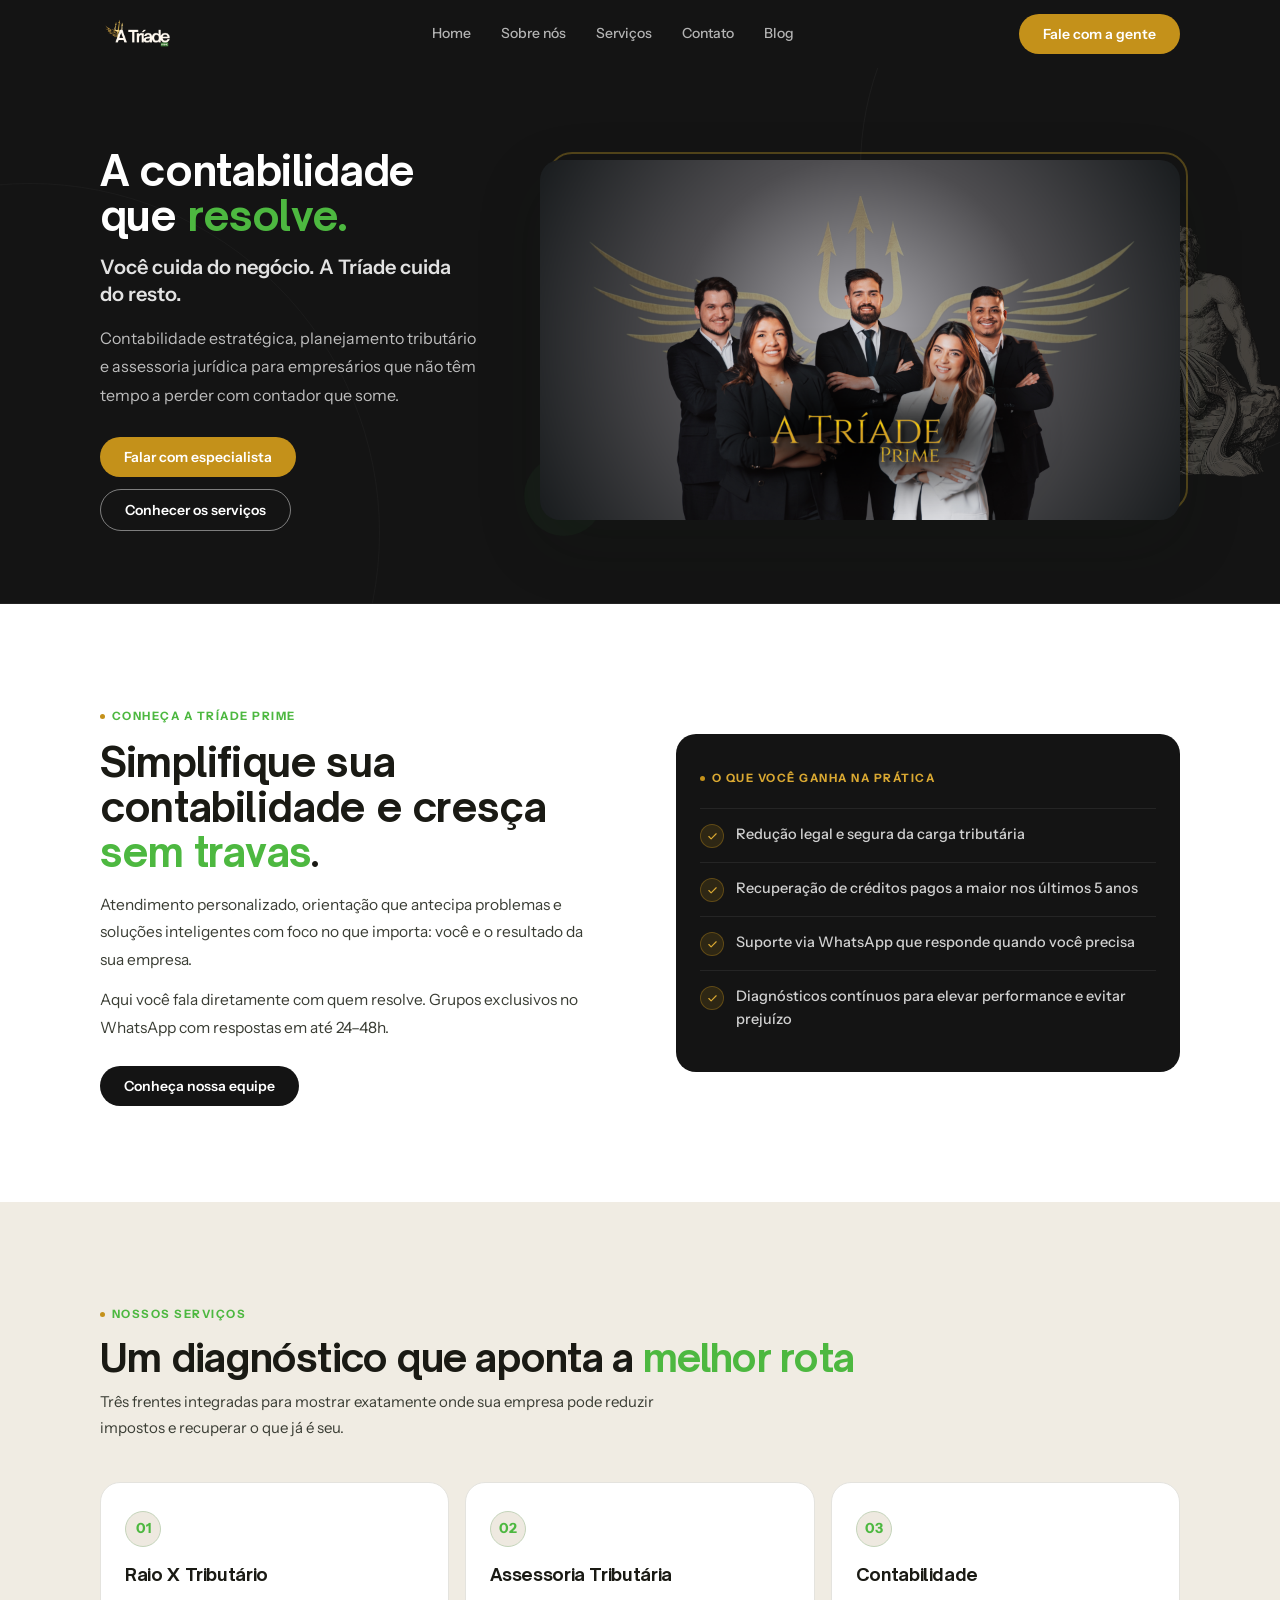
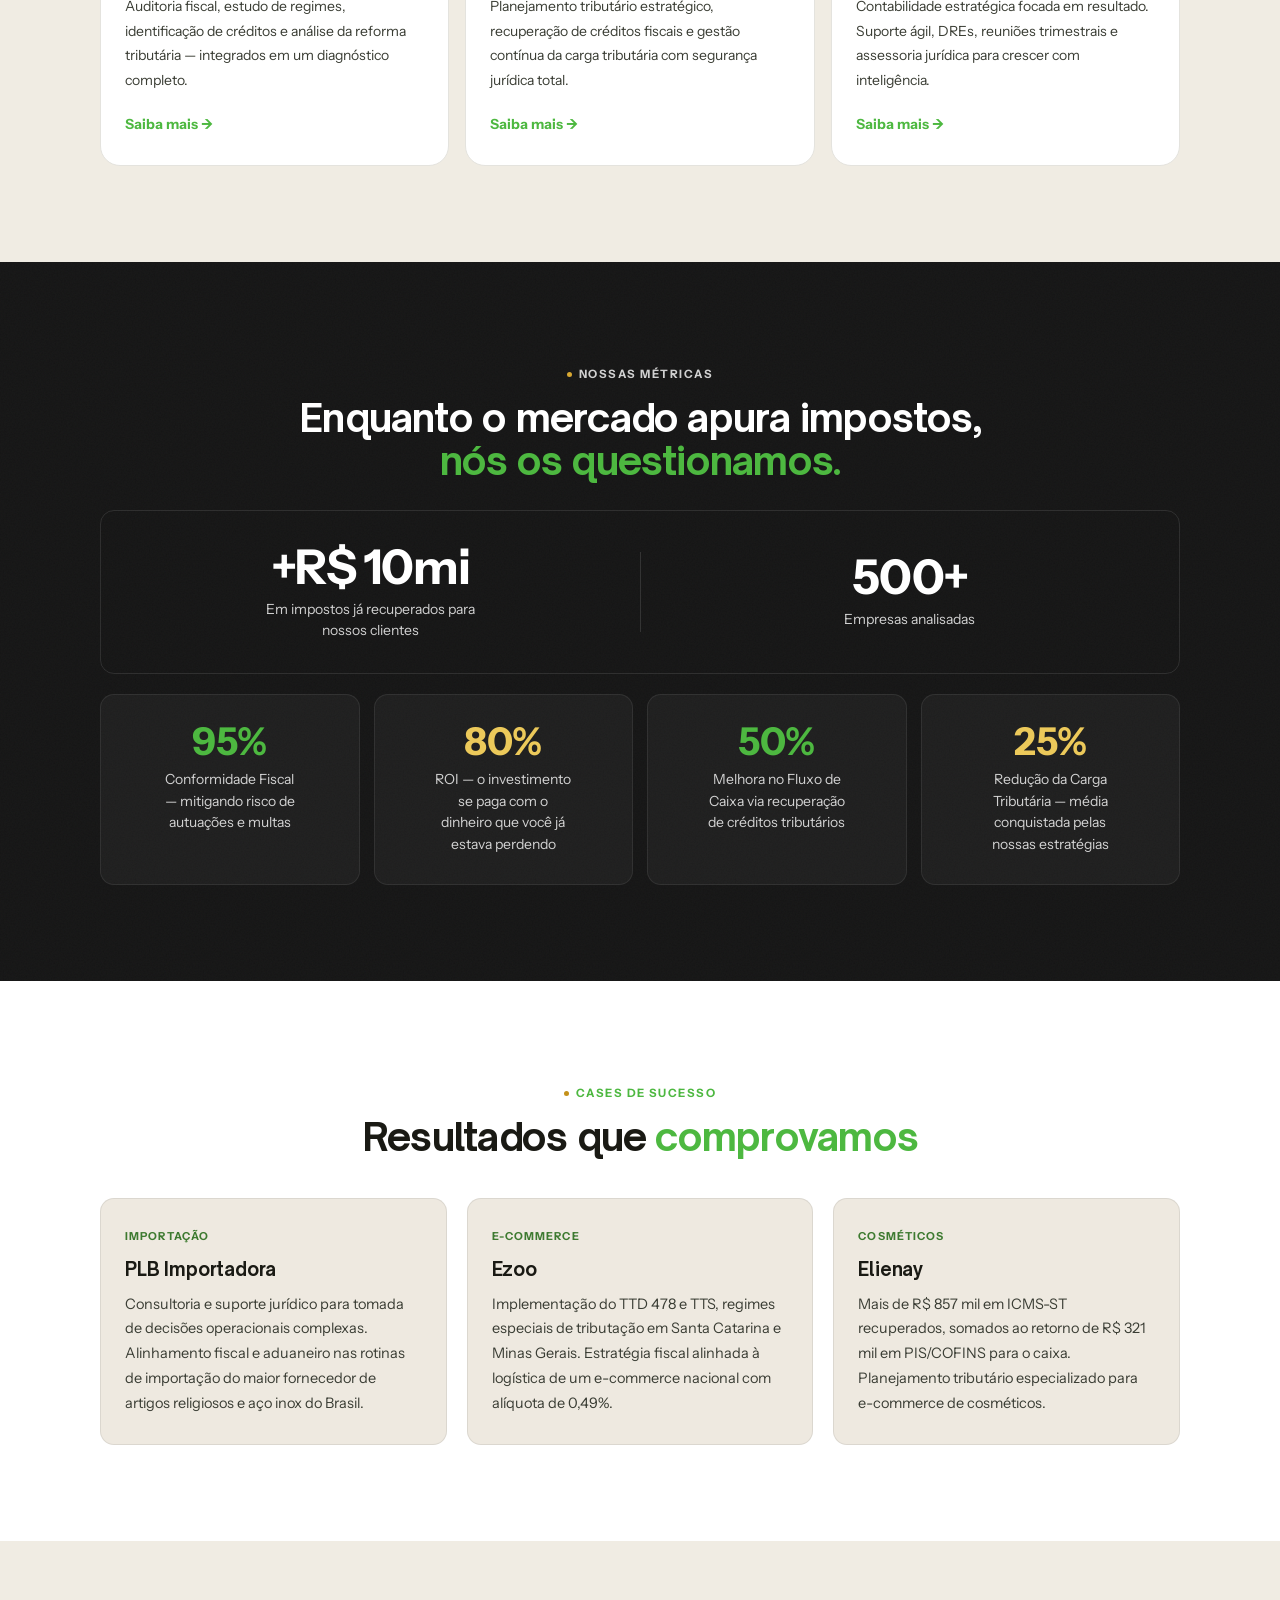
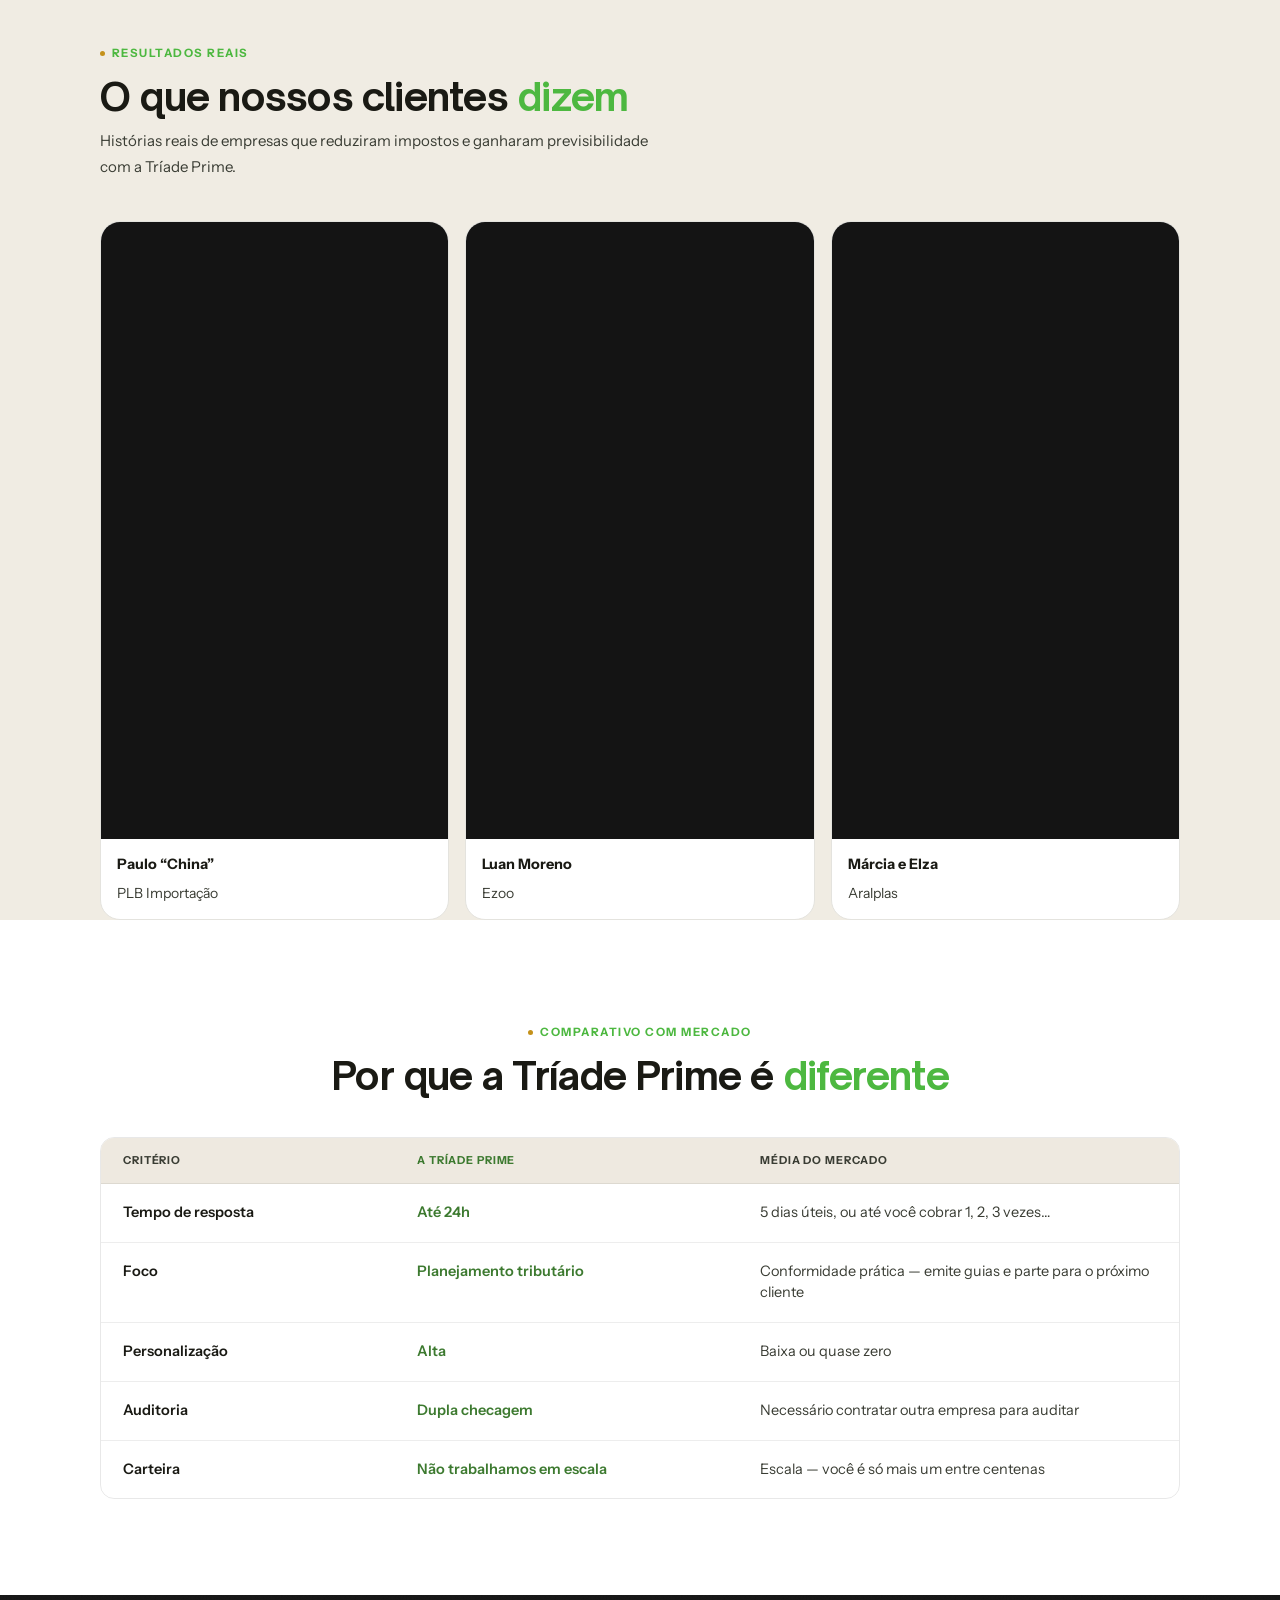
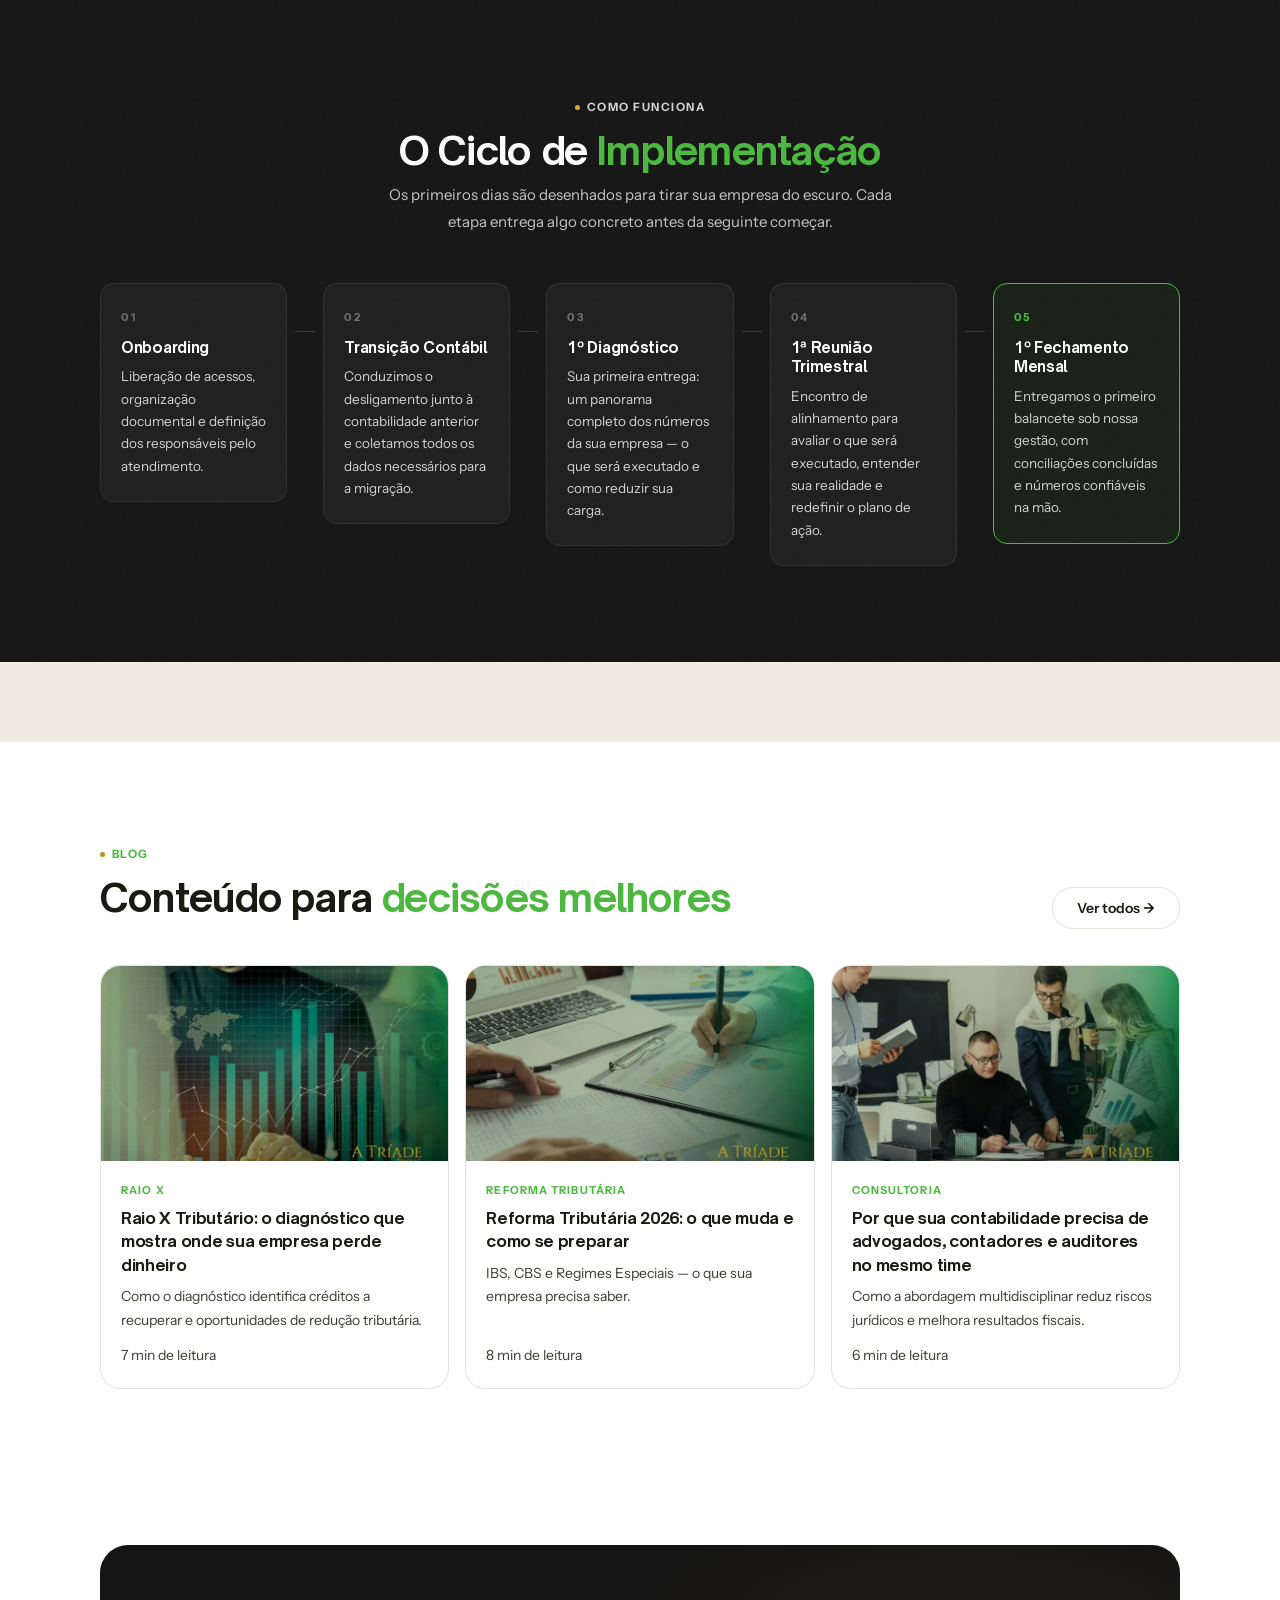
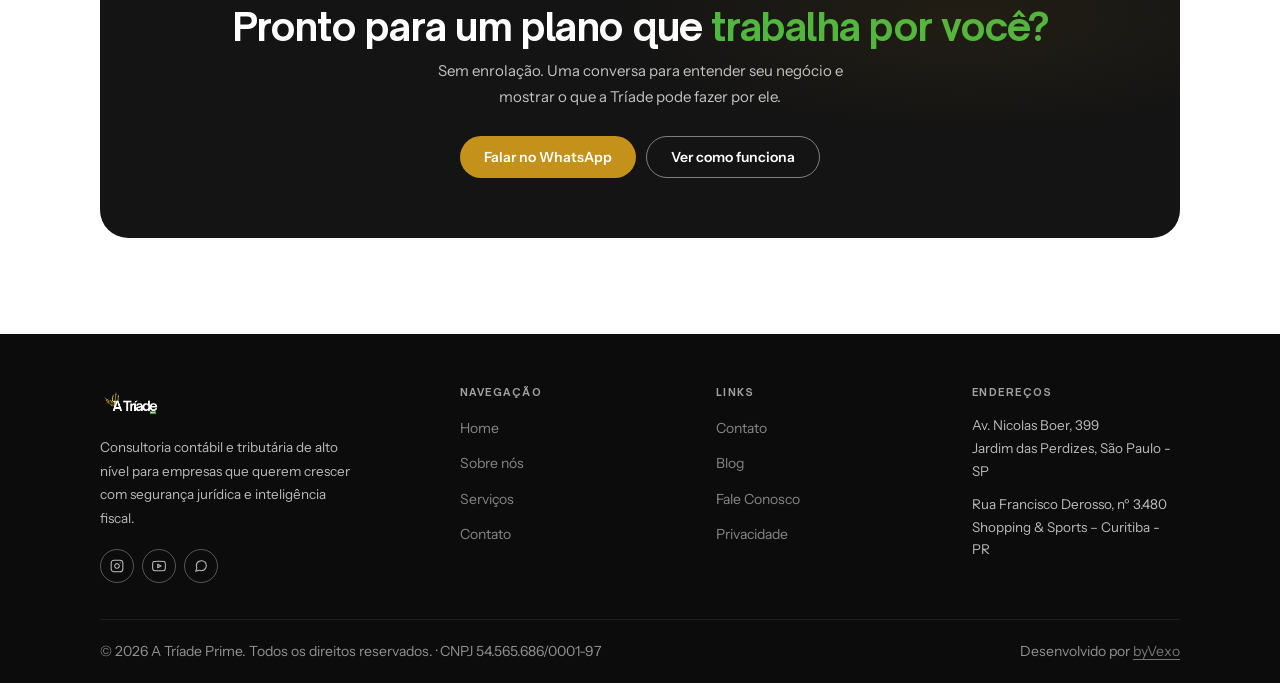
<file: v1.html>
﻿<!DOCTYPE html>
<html lang="pt-BR" hreflang="pt-BR">
<head>
<meta charset="UTF-8"/>
<meta name="robots" content="index, follow"/>
<meta name="viewport" content="width=device-width,initial-scale=1.0"/>
<meta name="theme-color" content="#141414"/>
<title>Tríade Prime | Planejamento Tributário e Contabilidade</title>
<meta name="description" content="Reduza impostos com segurança jurídica. A Tríade Prime oferece Raio X Tributário, Assessoria e Contabilidade para empresas em São Paulo e Curitiba."/>
<meta name="keywords" content="planejamento tributário, assessoria tributária, contabilidade empresarial, redução de impostos, raio x tributário, são paulo, curitiba"/>
<link rel="canonical" href="https://www.triadeprime.com.br/"/>
<meta property="og:type" content="website"/>
<meta property="og:locale" content="pt_BR"/>
<meta property="og:title" content="A Tríade Prime | Planejamento Tributário e Contabilidade Estratégica"/>
<meta property="og:description" content="Reduza a carga tributária da sua empresa com segurança jurídica. Raio X Tributário, recuperação de créditos e contabilidade que pensa o seu negócio junto com você."/>
<meta property="og:image" content="https://www.triadeprime.com.br/og-home.jpg"/>
<meta name="twitter:card" content="summary_large_image"/>
<meta name="twitter:title" content="Tríade Prime | Planejamento Tributário e Contabilidade"/>
<meta name="twitter:description" content="Reduza impostos com segurança jurídica. A Tríade Prime oferece Raio X Tributário, Assessoria e Contabilidade para empresas em São Paulo e Curitiba."/>
<meta name="twitter:image" content="https://www.triadeprime.com.br/og-home.jpg"/>
<meta property="og:url" content="https://www.triadeprime.com.br/"/>
<meta property="og:type" content="website"/>

<link rel="preconnect" href="https://fonts.googleapis.com"/>
<link rel="preconnect" href="https://fonts.gstatic.com" crossorigin/>
<link href="https://fonts.googleapis.com/css2?family=Instrument+Sans:ital,wght@0,400;0,500;0,600;0,700;1,400;1,600&display=swap" rel="stylesheet"/>
<style>
/* TOKENS */
:root{
  --g9:#0c0c0c; --g8:#141414; --g7:#1c1c1c; --g6:#4db840; --g5:#3d7a30;
  --g2:#c4d4ba; --g1:#dce8d4; --g0:#eee9e0;
  --au:#c4911a; --au2:#d9a832; --au3:#ecc95a;
  --ink:#1a1a14; --mid:#3a3d34; --faint:#9aa094;
  --rule:#e4e3de; --paper:#f0ece3; --white:#ffffff;
  --f:'Instrument Sans',system-ui,sans-serif;
  --r8:8px; --r14:14px; --r20:20px; --r28:28px; --rp:9999px;
  --ease:cubic-bezier(.4,0,.2,1);
}
*{box-sizing:border-box;margin:0;padding:0;}
html{-webkit-font-smoothing:antialiased;scroll-behavior:smooth;}
body{font-family:var(--f);font-size:16px;line-height:1.65;color:var(--ink);background:var(--white);overflow-x:hidden;}
img{display:block;max-width:100%;height:auto;}
a{color:inherit;text-decoration:none;}

/* LAYOUT */
.w{max-width:1160px;margin:0 auto;padding:0 20px;}
@media(min-width:600px){.w{padding:0 32px;}}
@media(min-width:1000px){.w{padding:0 40px;}}

/* TYPE — base */
h1,h2,h3,h4{font-family:var(--f);font-weight:700;color:var(--ink);letter-spacing:-.02em;line-height:1.15;}
p{line-height:1.7;}

/* KEY RULE: dark sections force all text white */
.dark-sec{background:var(--g8);}
.dark-sec,
.dark-sec h1,.dark-sec h2,.dark-sec h3,.dark-sec h4,.dark-sec p,
.dark-sec span,.dark-sec li,.dark-sec label{color:var(--white);}
.dark-sec em{color:var(--g6) !important;}
.dark-sec .sub{color:rgba(255,255,255,.75) !important;}
.dark-sec .faint-txt{color:rgba(255,255,255,.65) !important;}

/* Eyebrow */
.eyebrow{
  display:inline-flex;align-items:center;gap:7px;
  font-size:11.5px;font-weight:700;letter-spacing:.13em;text-transform:uppercase;color:var(--g6);
}
.eyebrow::before{content:'';width:5px;height:5px;border-radius:50%;background:var(--au);}
.dark-sec .eyebrow{color:rgba(255,255,255,.8);}
.dark-sec .eyebrow::before{background:var(--au2);}
em{font-style:normal;font-weight:700;color:var(--g6);}

/* BUTTONS */
.btn{
  display:inline-flex;align-items:center;gap:8px;
  font-family:var(--f);font-size:14px;font-weight:600;line-height:1;
  padding:13px 24px;border-radius:var(--rp);border:none;cursor:pointer;
  transition:transform .22s var(--ease),box-shadow .22s,background .22s,border-color .22s;
  white-space:nowrap;
}
.btn:active{transform:scale(.97);}
.btn-dk{background:var(--g8);color:var(--white);}
.btn-dk:hover{background:var(--g7);box-shadow:0 5px 18px rgba(14,24,18,.28);}
.btn-au{background:var(--au);color:var(--white);}
.btn-au:hover{background:var(--au2);box-shadow:0 5px 18px rgba(196,145,26,.32);}
.btn-ln{background:transparent;color:var(--ink);border:1.5px solid var(--rule);}
.btn-ln:hover{border-color:var(--g6);color:var(--g6);}

.btn-ln-w{color:var(--white);border-color:rgba(255,255,255,.45);}
.btn-ln-w:hover{border-color:rgba(255,255,255,.65);}

/* REVEAL */
.rv{opacity:1;transform:none;transition:opacity .55s var(--ease),transform .55s var(--ease);}
.js-on .rv{opacity:0;transform:translateY(16px);}
.rv.in{opacity:1 !important;transform:none !important;}
.rv.d1{transition-delay:.1s;}.rv.d2{transition-delay:.2s;}.rv.d3{transition-delay:.3s;}

/* HEADER */
.hdr{position:sticky;top:0;z-index:900;background:var(--g8);}
.hdr-in{max-width:1160px;margin:0 auto;padding:0 20px;height:68px;display:flex;align-items:center;}
@media(min-width:600px){.hdr-in{padding:0 32px;}}
@media(min-width:1000px){.hdr-in{padding:0 40px;}}
.hdr-logo img{height:44px;width:auto;}
.hdr-nav{display:none;gap:2px;}
.hdr-nav a{font-size:14px;font-weight:500;color:rgba(255,255,255,.68);padding:8px 14px;border-radius:var(--rp);transition:.2s;}
.hdr-nav a:hover{color:var(--white);background:rgba(255,255,255,.07);}
.hdr-cta{display:none;}
.hdr-tog{margin-left:auto;background:none;border:none;cursor:pointer;display:flex;flex-direction:column;gap:5px;padding:6px;}
.hdr-tog span{display:block;width:22px;height:2px;background:var(--white);border-radius:2px;transition:.25s;}
.mob-nav{display:none;position:fixed;top:68px;inset:68px 0 0;background:var(--g8);z-index:899;padding:24px 20px;flex-direction:column;}
.mob-nav.open{display:flex;}
.mob-nav a{font-size:19px;font-weight:600;color:rgba(255,255,255,.8);padding:16px 6px;border-bottom:1px solid rgba(255,255,255,.07);transition:color .2s;}
.mob-nav a:hover{color:var(--au3);}
.mob-nav .btn{margin-top:24px;align-self:flex-start;}
@media(min-width:860px){
  .hdr-nav{display:flex;flex:1;justify-content:center;} .hdr-cta{display:inline-flex;} .hdr-tog{display:none;}
}

/* PAGE HERO */
.pg-hero{
  background:var(--g8);padding:44px 0 48px;
  position:relative;overflow:hidden;
}
@media(min-width:860px){.pg-hero{padding:80px 0 72px;}}
.pg-hero .w{position:relative;z-index:1;}
.pg-hero h1{color:var(--white);font-size:clamp(1.9rem,6vw,3rem);max-width:720px;margin-bottom:14px;}
.pg-hero em{color:var(--g6) !important;}
.pg-hero p{color:rgba(255,255,255,.78);font-size:16px;max-width:560px;line-height:1.78;}
.pg-hero .eyebrow{color:rgba(255,255,255,.8);margin-bottom:16px;}
.pg-hero .eyebrow::before{background:var(--au2);}
.trident-bg{
  position:absolute;
  right:-60px;top:50%;transform:translateY(-50%);
  width:min(460px,52vw);opacity:.2;
  pointer-events:none;
  filter:drop-shadow(0 0 30px rgba(201,162,39,.1));
}
@media(max-width:600px){
  .trident-bg{right:-80px;top:10%;transform:none;width:260px;opacity:.14;}
}

/* SECTIONS */
.sec{padding:60px 0;}
@media(min-width:860px){.sec{padding:96px 0;}}
.sec-lt{background:var(--white);}
.sec-pa{background:var(--paper);}
.sec-dk{background:var(--g8);}
.sec-dk .eyebrow{color:rgba(255,255,255,.8);}
.sec-dk .eyebrow::before{background:var(--au2);}
.sec-dk .sh p{color:rgba(255,255,255,.75);}
.sec-dk h2,.sec-dk h3,.sec-dk h4{color:var(--white);}
.sec-dk p{color:rgba(255,255,255,.8);}
.sec-dk em{color:var(--g6) !important;}

/* Section header */
.sh{margin-bottom:40px;}
.sh .eyebrow{margin-bottom:12px;}
.sh h2{font-size:clamp(1.6rem,4.5vw,2.4rem);margin-bottom:10px;}
.sh p{color:var(--mid);font-size:15px;line-height:1.75;max-width:580px;}
.sh.center{text-align:center;}
.sh.center p{margin:0 auto;}
.sec-dk .sh h2{color:var(--white);}
.sec-dk .sh p{color:rgba(255,255,255,.75);}

/* 2-col grid */
.grid2{display:grid;gap:36px;}
@media(min-width:760px){.grid2{grid-template-columns:1fr 1fr;gap:52px;align-items:center;}}
.grid3{display:grid;gap:16px;}
@media(min-width:640px){.grid3{grid-template-columns:repeat(2,1fr);}}
@media(min-width:900px){.grid3{grid-template-columns:repeat(3,1fr);}}

/* Card base */
.card{background:var(--white);border:1px solid var(--rule);border-radius:var(--r20);padding:28px 24px;transition:.28s var(--ease);}
.card:hover{transform:translateY(-3px);box-shadow:0 12px 36px rgba(14,24,18,.09);}
.card-dk{background:rgba(255,255,255,.04);border:1px solid rgba(255,255,255,.08);border-radius:var(--r20);padding:24px 20px;}
.card-dk h3,.card-dk h4{color:var(--white);}
.card-dk p{color:rgba(255,255,255,.8);}

/* Image blocks */
.img-block{border-radius:var(--r20);overflow:hidden;background:var(--g1);}
.img-block img{width:100%;height:100%;object-fit:cover;display:block;}
.img-block.ratio-4-3{aspect-ratio:4/3;}
.img-block.ratio-16-9{aspect-ratio:16/9;}
.img-block.ratio-3-4{aspect-ratio:3/4;}

/* Checklist */
.checks{list-style:none;display:flex;flex-direction:column;gap:10px;}
.checks li{display:flex;align-items:flex-start;gap:12px;font-size:14.5px;color:var(--mid);}
.ck{
  width:20px;height:20px;border-radius:50%;flex-shrink:0;margin-top:2px;
  background:var(--g0);border:1px solid var(--g2);
  background-image:url("data:image/svg+xml,%3Csvg xmlns='http://www.w3.org/2000/svg' viewBox='0 0 24 24' fill='none' stroke='%23376640' stroke-width='2.5' stroke-linecap='round' stroke-linejoin='round'%3E%3Cpath d='M20 6L9 17l-5-5'/%3E%3C/svg%3E");
  background-size:11px;background-position:center;background-repeat:no-repeat;
}
.ck-au{
  background:rgba(196,145,26,.12);border:1px solid rgba(196,145,26,.3);
  background-image:url("data:image/svg+xml,%3Csvg xmlns='http://www.w3.org/2000/svg' viewBox='0 0 24 24' fill='none' stroke='%23d9a832' stroke-width='2.5' stroke-linecap='round' stroke-linejoin='round'%3E%3Cpath d='M20 6L9 17l-5-5'/%3E%3C/svg%3E");
  background-size:11px;background-position:center;background-repeat:no-repeat;
}

/* Icon circle */
.ico{width:44px;height:44px;border-radius:50%;flex-shrink:0;display:flex;align-items:center;justify-content:center;}
.ico-g{background:var(--g0);border:1px solid var(--g2);}
.ico-au{background:rgba(196,145,26,.12);border:1px solid rgba(196,145,26,.25);}

/* CTA strip */
.cta-strip{
  background:var(--g8);border-radius:var(--r28);
  padding:44px 24px;text-align:center;position:relative;overflow:hidden;
}
@media(min-width:600px){.cta-strip{padding:60px 48px;}}
.cta-strip::after{content:'';position:absolute;inset:0;background:radial-gradient(ellipse 55% 65% at 80% 25%,rgba(196,145,26,.08) 0%,transparent 60%);pointer-events:none;}
.cta-strip h2{color:var(--white) !important;font-size:clamp(1.5rem,5vw,2.4rem);margin-bottom:10px;position:relative;}
.cta-strip h2 em{color:var(--g6) !important;}
.cta-strip p{color:rgba(255,255,255,.75) !important;max-width:420px;margin:0 auto 26px;font-size:15px;line-height:1.75;position:relative;}
.cta-btns{display:flex;justify-content:center;gap:10px;flex-wrap:wrap;position:relative;}
.sec-cta{padding:40px 0 64px;}
@media(min-width:860px){.sec-cta{padding:60px 0 96px;}}

/* Number stat */
.stat-num{font-size:2.2rem;font-weight:700;line-height:1;margin-bottom:6px;}
.stat-lbl{font-size:14px;line-height:1.5;}

/* FOOTER */
.ftr{background:var(--g9);padding:52px 0 0;}
.ftr-grid{display:grid;gap:36px;padding-bottom:36px;border-bottom:1px solid rgba(255,255,255,.07);}
@media(min-width:700px){.ftr-grid{grid-template-columns:1.5fr 1fr 1fr 1fr;gap:48px;}}
.ftr-logo img{height:36px;width:auto;margin-bottom:14px;filter:brightness(1.1);}
.ftr-desc{font-size:14px;color:rgba(255,255,255,.72);line-height:1.75;max-width:260px;margin-bottom:18px;}
.ftr-social{display:flex;gap:8px;}
.ftr-sl{width:34px;height:34px;border-radius:50%;border:1px solid rgba(255,255,255,.3);display:flex;align-items:center;justify-content:center;color:rgba(255,255,255,.72);transition:.22s;}
.ftr-sl:hover{border-color:var(--au2);color:var(--au2);}
.ftr-sl svg{width:14px;height:14px;}
.ftr-col h4{font-size:10.5px;font-weight:700;letter-spacing:.14em;text-transform:uppercase;color:rgba(255,255,255,.62);margin-bottom:16px;}
.ftr-col ul{display:flex;flex-direction:column;gap:9px;list-style:none;padding:0;}
.ftr-col a{font-size:14px;color:rgba(255,255,255,.5);transition:color .2s;}
.ftr-col a:hover{color:var(--white);}
.ftr-addr{font-size:14px;color:rgba(255,255,255,.72);line-height:1.7;}
.ftr-addr+.ftr-addr{margin-top:10px;}
.ftr-bot{padding:20px 0;display:flex;flex-direction:column;align-items:center;gap:8px;text-align:center;font-size:14px;color:rgba(255,255,255,.55);}
@media(min-width:700px){.ftr-bot{flex-direction:row;justify-content:space-between;text-align:left;}}
</style>
<style>
.hero{background:var(--g8);position:relative;overflow:hidden;border-bottom:1px solid rgba(255,255,255,.06);}
.hero-bg{position:absolute;inset:0;pointer-events:none;}

/* Trident — prominent, right side */
/* Deco circles injected */
.hero-deco{position:absolute;inset:0;pointer-events:none;overflow:hidden;}
.hero-deco-c1,.hero-deco-c2,.hero-deco-c3,.hero-deco-l1,.hero-deco-l2,.hero-deco-l3{position:absolute;border-radius:50%;border:1px solid rgba(255,255,255,.04);}
.hero-deco-c1{width:600px;height:600px;right:-180px;top:-200px;}
.hero-deco-c2{display:none;}
.hero-deco-c3{display:none;}
.hero-deco-l1{width:700px;height:700px;left:-320px;bottom:-280px;border-color:rgba(255,255,255,.03);}
.hero-deco-l2{display:none;}
.hero-deco-l3{display:none;}
.hero-deco-dot{display:none;}
.hero-deco-dot1,.hero-deco-dot2,.hero-deco-dot3{display:none;}
.hero-deco-line{display:none;}
@media(max-width:860px){.hero-deco-c1{width:380px;height:380px;right:-120px;top:-120px;}}
.hero-bg-trident{
  position:absolute;
  right:-20px;top:50%;transform:translateY(-50%);
  width:min(420px,44vw);
  opacity:.18;
  pointer-events:none;
  filter:drop-shadow(0 0 20px rgba(39,80,47,.15));
}
@media(max-width:860px){.hero-bg-trident{right:-40px;width:260px;opacity:.12;top:20%;transform:none;}}
@media(max-width:480px){.hero-bg-trident{right:-60px;width:200px;opacity:.08;}}

/* Decorative circles */

.hero-inner{position:relative;z-index:1;max-width:1160px;margin:0 auto;padding:60px 20px 48px;width:100%;display:flex;align-items:center;gap:48px;}
@media(min-width:600px){.hero-inner{padding:68px 32px 52px;}}
@media(min-width:860px){.hero-inner{padding:80px 40px 72px;gap:64px;}}
.hero-text{max-width:560px;flex:1;min-width:0;}
.hero-img-col{flex:0 0 auto;width:min(640px,52vw);position:relative;}
.hero-img-col img{width:100%;height:auto;border-radius:20px;display:block;box-shadow:0 24px 64px rgba(14,28,18,.18);}
.hero-img-col::before{content:"";position:absolute;inset:-8px -8px 8px 8px;border:2px solid rgba(201,162,39,.35);border-radius:24px;z-index:-1;}
.hero-img-col::after{content:"";position:absolute;bottom:-16px;left:-16px;width:80px;height:80px;border-radius:50%;background:rgba(39,80,47,.12);z-index:-1;}
@media(max-width:860px){.hero-inner{flex-direction:column;gap:32px;} .hero-img-col{width:min(360px,90vw);order:-1;}}
.hero h1{font-size:clamp(1.8rem,4vw,2.6rem);color:var(--white);margin-bottom:16px;line-height:1.08;}
.hero h1 em{color:var(--g6) !important;font-style:normal;}
.hero-lead{font-size:16px;color:rgba(255,255,255,.72);max-width:500px;line-height:1.78;margin-bottom:28px;}
.hero-btns{display:flex!important;flex-direction:row!important;flex-wrap:wrap;gap:12px;align-items:center;}

.hero .eyebrow{color:var(--g6);margin-bottom:16px;}
.hero .eyebrow::before{background:var(--au);}
.yt-wrap{position:relative;border-radius:var(--r20);overflow:hidden;aspect-ratio:16/9;background:var(--g7);box-shadow:0 24px 60px rgba(0,0,0,.5);}
.yt-wrap iframe{position:absolute;inset:0;width:100%;height:100%;border:none;}
.sec-dk .sh{margin-bottom:28px;}
.testi-grid{display:grid;gap:16px;margin-top:36px;}
@media(min-width:640px){.testi-grid{grid-template-columns:repeat(3,1fr);}}
.tc{border:1px solid var(--rule);border-radius:var(--r20);overflow:hidden;background:var(--white);transition:.28s var(--ease);}
.tc:hover{transform:translateY(-3px);box-shadow:0 12px 36px rgba(14,24,18,.1);}
.tc-vid{position:relative;aspect-ratio:9/16;background:var(--g8);}
.tc-vid iframe{position:absolute;inset:0;width:100%;height:100%;border:none;}
.tc-info{padding:14px 16px;}
.tc-info b{font-size:.9rem;font-weight:700;display:block;margin-bottom:2px;color:var(--ink);}
.tc-info span{font-size:14px;color:var(--mid);}
.metrics-grid{display:grid;grid-template-columns:1fr 1fr;gap:14px;}
@media(min-width:640px){.metrics-grid{grid-template-columns:repeat(4,1fr);}}
.metric-card{background:rgba(255,255,255,.04);border:1px solid rgba(255,255,255,.08);border-radius:var(--r14);padding:28px 20px;text-align:center;}
.metric-val{font-size:2.4rem;font-weight:700;color:var(--white);line-height:1;margin-bottom:8px;}
.metric-val.gold{color:var(--au3);}
.metric-lbl{font-size:14px;color:rgba(255,255,255,.7);line-height:1.55;max-width:140px;margin:0 auto;}
.simplify-g{display:grid;gap:48px;align-items:center;}
@media(min-width:860px){.simplify-g{grid-template-columns:1fr 1fr;gap:72px;}}
.checks-box{background:var(--g8);border-radius:var(--r20);padding:28px 24px;}
.ci{display:flex;align-items:flex-start;gap:12px;padding:14px 0;border-top:1px solid rgba(255,255,255,.07);}
.ci:first-of-type{border-top:none;}
.ci-ico{width:24px;height:24px;border-radius:50%;flex-shrink:0;margin-top:1px;background:rgba(196,145,26,.15);border:1px solid rgba(196,145,26,.35);display:flex;align-items:center;justify-content:center;}
.ci-ico svg{width:11px;height:11px;color:var(--au2);}
.ci p{color:rgba(255,255,255,.8);font-size:14.5px;font-weight:500;line-height:1.55;}
.srv-grid{display:grid;gap:16px;}
@media(min-width:700px){.srv-grid{grid-template-columns:repeat(3,1fr);}}
.srv-card{background:var(--white);border:1px solid var(--rule);border-radius:var(--r20);padding:28px 24px;transition:.28s var(--ease);}
.srv-card:hover{transform:translateY(-4px);border-color:var(--au3);box-shadow:0 12px 36px rgba(14,24,18,.09);}
.srv-n{display:inline-flex;align-items:center;justify-content:center;width:36px;height:36px;border-radius:50%;background:var(--g0);border:1px solid var(--g2);font-size:14px;font-weight:700;color:var(--g6);margin-bottom:18px;}
.srv-card h3{font-size:1.1rem;margin-bottom:10px;color:var(--ink);}
.srv-card p{color:var(--mid);font-size:14px;line-height:1.75;margin-bottom:18px;}
.srv-link{display:inline-flex;align-items:center;gap:5px;font-size:14px;font-weight:700;color:var(--g6);transition:gap .22s;}
.srv-link:hover{gap:9px;}
.tl{display:flex;flex-direction:column;gap:0;}
.tl-item{display:flex;gap:18px;padding:24px 0;border-top:1px solid var(--rule);}
.tl-item:first-child{border-top:none;padding-top:0;}
.tl-n{flex-shrink:0;width:38px;height:38px;border-radius:50%;border:2px solid var(--au);display:flex;align-items:center;justify-content:center;font-size:14px;font-weight:700;color:var(--au);margin-top:1px;}
.tl-body h3{font-size:1.05rem;margin-bottom:6px;color:var(--ink);}
.tl-body p{font-size:14.5px;color:var(--mid);line-height:1.7;}
@media(min-width:860px){
  .tl{flex-direction:row;position:relative;}
  .tl::before{content:'';position:absolute;top:19px;left:19px;right:19px;height:2px;background:var(--rule);}
  .tl-item{flex-direction:column;border-top:none;padding:0 32px 0 0;flex:1;}
  .tl-item:last-child{padding-right:0;}
  .tl-n{position:relative;z-index:1;background:var(--white);}
  .tl-body{padding-top:18px;}
}
.blog-top{display:flex;align-items:flex-end;justify-content:space-between;gap:16px;flex-wrap:wrap;}
.blog-g{display:grid;gap:16px;}
@media(min-width:640px){.blog-g{grid-template-columns:repeat(3,1fr);}}
.bc-card{border:1px solid var(--rule);border-radius:var(--r20);overflow:hidden;background:var(--white);display:flex;flex-direction:column;transition:.28s var(--ease);text-decoration:none;color:inherit;}
.bc-card:hover{transform:translateY(-4px);box-shadow:0 14px 40px rgba(14,24,18,.1);border-color:var(--g2);}
.bc-card:hover img{transform:scale(1.05);}

/* === NEW ELEMENTS CSS === */

/* Cases de Sucesso */
.cases-grid{display:grid;grid-template-columns:repeat(3,1fr);gap:20px;}
@media(max-width:720px){.cases-grid{grid-template-columns:1fr;gap:14px;}}
.case-card{background:var(--g0);border:1px solid rgba(0,0,0,.08);border-radius:var(--r14);padding:28px 24px;display:flex;flex-direction:column;}
.case-tag{font-size:11px;font-weight:700;text-transform:uppercase;letter-spacing:.1em;color:var(--g5);margin-bottom:14px;display:inline-block;}
.case-name{font-size:1.15rem;font-weight:700;margin-bottom:12px;color:var(--ink);letter-spacing:-.01em;}
.case-desc{font-size:14.5px;color:var(--mid);line-height:1.72;flex:1;}

/* Comparativo */
.comp-table{border-radius:var(--r14);overflow:hidden;border:1px solid rgba(0,0,0,.09);}
.comp-row{display:grid;grid-template-columns:1.2fr 1.4fr 1.8fr;gap:0;}
.comp-row:not(:last-child){border-bottom:1px solid rgba(0,0,0,.07);}
.comp-head{background:var(--g0);}
.comp-cell{padding:18px 22px;font-size:14.5px;line-height:1.5;color:var(--mid);}
.comp-crit{font-weight:600;color:var(--ink);}
.comp-tp{color:var(--g5);font-weight:600;}
.comp-head .comp-cell{font-size:11px;font-weight:700;text-transform:uppercase;letter-spacing:.08em;color:var(--mid);padding:14px 22px;}
.comp-head .comp-tp{color:var(--g5);}
.comp-head .comp-crit{color:var(--mid);}
@media(max-width:640px){.comp-row{grid-template-columns:1fr 1fr;}.comp-crit{grid-column:1/-1;background:var(--g0);padding:10px 16px;font-size:13px;border-bottom:1px solid rgba(0,0,0,.07);}.comp-cell{padding:14px 16px;font-size:13.5px;}}

/* Poseidon watermark */
.hero-poseidon{position:absolute;right:-20px;bottom:0;height:95%;width:auto;opacity:.22;pointer-events:none;z-index:0;}
@media(max-width:860px){.hero-poseidon{height:65%;opacity:.18;right:-10px;}}
@media(max-width:480px){.hero-poseidon{height:50%;opacity:.14;}}

/* Hero tagline */
.hero-tagline{font-size:clamp(1.05rem,2.2vw,1.25rem);font-weight:600;color:rgba(255,255,255,.88);margin-top:2px;margin-bottom:16px;line-height:1.35;}

/* Metric val green */
.metric-val.green{color:var(--g6);}

/* Hero stats bar (big numbers in metrics section) */
.hero-stats{display:flex;align-items:center;justify-content:center;gap:0;border:1px solid rgba(255,255,255,.1);border-radius:var(--r14);padding:32px 24px;margin-bottom:0;}
@media(max-width:600px){.hero-stats{flex-direction:column;gap:24px;padding:24px 16px;}}
.hero-stat-item{flex:1;text-align:center;}
.hero-stat-val{font-size:clamp(2rem,5vw,3rem);font-weight:700;color:var(--white);line-height:1;margin-bottom:8px;letter-spacing:-.02em;}
.hero-stat-lbl{font-size:14px;color:rgba(255,255,255,.7);line-height:1.5;max-width:220px;margin:0 auto;}
.hero-stat-div{width:1px;height:80px;background:rgba(255,255,255,.12);flex-shrink:0;margin:0 24px;}
@media(max-width:600px){.hero-stat-div{width:80px;height:1px;margin:0;}}

/* Implementation cycle */
.impl-sec .sh p{max-width:520px;margin:0 auto;}
.impl-steps{display:grid;grid-template-columns:1fr auto 1fr auto 1fr auto 1fr auto 1fr;align-items:start;gap:0;margin-top:48px;}
@media(max-width:860px){.impl-steps{grid-template-columns:1fr;}}
.impl-step{background:rgba(255,255,255,.04);border:1px solid rgba(255,255,255,.08);border-radius:var(--r14);padding:24px 20px;position:relative;}
.impl-step-hl{border-color:var(--g6);background:rgba(77,184,64,.07);}
.impl-step-hl .impl-num{color:var(--g6);}
.impl-num{font-size:11px;font-weight:700;letter-spacing:.15em;text-transform:uppercase;color:rgba(255,255,255,.35);margin-bottom:12px;}
.impl-step h4{color:var(--white);font-size:15px;font-weight:700;margin-bottom:8px;line-height:1.3;}
.impl-step p{font-size:13.5px;color:rgba(255,255,255,.65);line-height:1.65;}
.impl-connector{display:flex;align-items:center;justify-content:center;padding:0 8px;padding-top:48px;}
.impl-connector::after{content:'';display:block;width:20px;height:1px;background:rgba(255,255,255,.15);}
@media(max-width:860px){.impl-connector{display:none;}}
</style>
<link rel="stylesheet" href="style.css">
<link rel="manifest" href="manifest.json">
<link rel="shortcut icon" href="img/Favicon.png">
<link rel="icon" type="image/png" href="img/Favicon.png">
<link rel="apple-touch-icon" href="img/Favicon.png"><script type="application/ld+json">
{
  "@context": "https://schema.org",
  "@graph": [
    {
      "@type": "Organization",
      "@id": "https://www.triadeprime.com.br/#organization",
      "name": "A Tríade Prime",
      "legalName": "Tríade Prime Assessoria Tributária Ltda.",
      "url": "https://www.triadeprime.com.br/",
      "logo": {
        "@type": "ImageObject",
        "url": "https://www.triadeprime.com.br/favicon-512x512.png",
        "width": 512,
        "height": 512
      },
      "foundingDate": "2022",
      "taxID": "54.565.686/0001-97",
      "email": "contato@triadeprime.com.br",
      "telephone": "+55-11-97443-2211",
      "description": "Assessoria tributária e contabilidade estratégica para empresas que querem reduzir impostos com segurança jurídica.",
      "address": [
        {
          "@type": "PostalAddress",
          "streetAddress": "Av. Nicolas Boer, 399",
          "addressLocality": "São Paulo",
          "addressRegion": "SP",
          "postalCode": "01140-060",
          "addressCountry": "BR"
        },
        {
          "@type": "PostalAddress",
          "streetAddress": "Rua Francisco Derosso, 3480",
          "addressLocality": "Curitiba",
          "addressRegion": "PR",
          "postalCode": "81830-285",
          "addressCountry": "BR"
        }
      ],
      "sameAs": [
        "https://www.instagram.com/atriadeprime/",
        "https://www.youtube.com/@drMurylo"
      ],
      "knowsAbout": [
        "Planejamento Tributário",
        "Recuperação de Créditos Fiscais",
        "Assessoria Tributária",
        "Contabilidade Empresarial",
        "Reforma Tributária",
        "Lucro Real",
        "Lucro Presumido",
        "Simples Nacional"
      ]
    },
    {
      "@type": "WebSite",
      "@id": "https://www.triadeprime.com.br/#website",
      "url": "https://www.triadeprime.com.br/",
      "name": "Tríade Prime",
      "description": "Assessoria tributária e contabilidade estratégica",
      "publisher": { "@id": "https://www.triadeprime.com.br/#organization" },
      "potentialAction": {
        "@type": "SearchAction",
        "target": "https://www.triadeprime.com.br/blog?q={search_term_string}",
        "query-input": "required name=search_term_string"
      }
    },
    {
      "@type": "LocalBusiness",
      "@id": "https://www.triadeprime.com.br/#localbusiness-sp",
      "name": "Tríade Prime — São Paulo",
      "parentOrganization": { "@id": "https://www.triadeprime.com.br/#organization" },
      "url": "https://www.triadeprime.com.br/contato",
      "telephone": "+55-11-97443-2211",
      "email": "contato@triadeprime.com.br",
      "image": "https://www.triadeprime.com.br/favicon-512x512.png",
      "address": {
        "@type": "PostalAddress",
        "streetAddress": "Av. Nicolas Boer, 399",
        "addressLocality": "São Paulo",
        "addressRegion": "SP",
        "postalCode": "01140-060",
        "addressCountry": "BR"
      },
      "geo": {
        "@type": "GeoCoordinates",
        "latitude": -23.5258,
        "longitude": -46.6678
      },
      "openingHoursSpecification": [
        {
          "@type": "OpeningHoursSpecification",
          "dayOfWeek": ["Monday","Tuesday","Wednesday","Thursday","Friday"],
          "opens": "10:00",
          "closes": "19:00"
        }
      ],
      "servedCuisine": null,
      "priceRange": null
    },
    {
      "@type": "LocalBusiness",
      "@id": "https://www.triadeprime.com.br/#localbusiness-cwb",
      "name": "Tríade Prime — Curitiba",
      "parentOrganization": { "@id": "https://www.triadeprime.com.br/#organization" },
      "url": "https://www.triadeprime.com.br/contato",
      "telephone": "+55-11-97443-2211",
      "email": "contato@triadeprime.com.br",
      "image": "https://www.triadeprime.com.br/favicon-512x512.png",
      "address": {
        "@type": "PostalAddress",
        "streetAddress": "Rua Francisco Derosso, 3480",
        "addressLocality": "Curitiba",
        "addressRegion": "PR",
        "postalCode": "81830-285",
        "addressCountry": "BR"
      },
      "geo": {
        "@type": "GeoCoordinates",
        "latitude": -25.5134,
        "longitude": -49.2327
      },
      "openingHoursSpecification": [
        {
          "@type": "OpeningHoursSpecification",
          "dayOfWeek": ["Monday","Tuesday","Wednesday","Thursday","Friday"],
          "opens": "10:00",
          "closes": "19:00"
        }
      ]
    }
  ]
}
</script></head>
<body>
<header class="hdr">
  <div class="hdr-in">
    <a href="/" aria-label="A Tríade Prime"><img class="hdr-logo" src="img/Logo principal.png" alt="Tríade Prime" style="height:44px;width:auto;"></a>
    <nav class="hdr-nav" aria-label="Principal">
      <a href="/">Home</a><a href="/sobre-nos">Sobre nós</a><a href="/servicos">Serviços</a>
      <a href="/contato">Contato</a><a href="/blog">Blog</a>
    </nav>
    <a href="https://wa.me/5511974432211?text=Ol%C3%A1!%20Gostaria%20de%20falar%20com%20um%20especialista%20da%20Tr%C3%ADade%20Prime." target="_blank" rel="noopener" class="btn btn-au hdr-cta">Fale com a gente</a>
    <button class="hdr-tog" id="tog" aria-label="Abrir menu" aria-expanded="false">
      <span></span><span></span><span></span>
    </button>
  </div>
</header>
<nav class="mob-nav" id="mnav">
  <a href="/">Home</a><a href="/sobre-nos">Sobre nós</a><a href="/servicos">Serviços</a>
  <a href="/contato">Contato</a><a href="/blog">Blog</a>
  <a href="/contato" class="btn btn-au">Fale com a gente</a>
</nav>
<main>

<section class="hero">
  <div class="hero-bg"><img class="hero-poseidon" src="img/Poseidon.png" alt="" aria-hidden="true"><div class="hero-deco"><div class="hero-deco-c1"></div><div class="hero-deco-c2"></div><div class="hero-deco-c3"></div><div class="hero-deco-l1"></div><div class="hero-deco-l2"></div><div class="hero-deco-l3"></div><div class="hero-deco-dot hero-deco-dot1"></div><div class="hero-deco-dot hero-deco-dot2"></div><div class="hero-deco-dot hero-deco-dot3"></div><div class="hero-deco-line"></div></div>
  <img class="hero-bg-trident" style="display:none;" src="[data-uri]" alt="" aria-hidden="true"/></div>
  <div class="hero-inner">
    <div class="hero-text">
      <h1>A contabilidade que <em style="color:var(--g6) !important;font-style:normal;">resolve.</em></h1>
      <p class="hero-tagline">Você cuida do negócio. A Tríade cuida do resto.</p>
      <p class="hero-lead">Contabilidade estratégica, planejamento tributário e assessoria jurídica para empresários que não têm tempo a perder com contador que some.</p>
      <div class="hero-btns">
        <a href="https://wa.me/5511974432211?text=Ol%C3%A1!%20Vim%20pela%20home%20do%20site%20da%20Tr%C3%ADade%20Prime%20e%20gostaria%20de%20saber%20mais%20sobre%20os%20servi%C3%A7os." target="_blank" rel="noopener" class="btn btn-au">Falar com especialista</a>
        <a href="/servicos" class="btn btn-ln-w">Conhecer os serviços</a>
      </div>
    </div>
    <div class="hero-img-col">
      <img src="equipe.jpg" alt="Equipe Tríade Prime" loading="eager">
    </div>
  </div>
</section>



<section class="sec sec-lt">
  <div class="w simplify-g">
    <div class="rv">
      <div class="eyebrow" style="margin-bottom:14px;display:inline-flex;">Conheça a Tríade Prime</div>
      <h2 style="font-size:clamp(1.7rem,4.5vw,2.5rem);margin-bottom:16px;">Simplifique sua contabilidade e cresça <em>sem travas</em>.</h2>
      <p style="color:var(--mid);font-size:15.5px;line-height:1.8;margin-bottom:12px;">Atendimento personalizado, orientação que antecipa problemas e soluções inteligentes com foco no que importa: você e o resultado da sua empresa.</p>
      <p style="color:var(--mid);font-size:15.5px;line-height:1.8;margin-bottom:24px;">Aqui você fala diretamente com quem resolve. Grupos exclusivos no WhatsApp com respostas em até 24–48h.</p>
      <a href="/sobre-nos" class="btn btn-dk">Conheça nossa equipe</a>
    </div>
    <div class="checks-box rv d1">
      <div class="eyebrow" style="color:var(--au2);margin-bottom:20px;display:inline-flex;">O que você ganha na prática</div>
      <div class="ci"><span class="ci-ico"><svg viewBox="0 0 24 24" fill="none" stroke="currentColor" stroke-width="2.5" stroke-linecap="round" stroke-linejoin="round"><path d="M20 6L9 17l-5-5"/></svg></span><p>Redução legal e segura da carga tributária</p></div>
      <div class="ci"><span class="ci-ico"><svg viewBox="0 0 24 24" fill="none" stroke="currentColor" stroke-width="2.5" stroke-linecap="round" stroke-linejoin="round"><path d="M20 6L9 17l-5-5"/></svg></span><p>Recuperação de créditos pagos a maior nos últimos 5 anos</p></div>
      <div class="ci"><span class="ci-ico"><svg viewBox="0 0 24 24" fill="none" stroke="currentColor" stroke-width="2.5" stroke-linecap="round" stroke-linejoin="round"><path d="M20 6L9 17l-5-5"/></svg></span><p>Suporte via WhatsApp que responde quando você precisa</p></div>
      <div class="ci"><span class="ci-ico"><svg viewBox="0 0 24 24" fill="none" stroke="currentColor" stroke-width="2.5" stroke-linecap="round" stroke-linejoin="round"><path d="M20 6L9 17l-5-5"/></svg></span><p>Diagnósticos contínuos para elevar performance e evitar prejuízo</p></div>
    </div>
  </div>
</section>

<section class="sec sec-pa">
  <div class="w">
    <div class="sh rv">
      <div class="eyebrow">Nossos Serviços</div>
      <h2>Um diagnóstico que aponta a <em>melhor rota</em></h2>
      <p>Três frentes integradas para mostrar exatamente onde sua empresa pode reduzir impostos e recuperar o que já é seu.</p>
    </div>
    <div class="srv-grid">
      <article class="srv-card rv"><div class="srv-n">01</div><h3>Raio X Tributário</h3><p>Auditoria fiscal, estudo de regimes, identificação de créditos e análise da reforma tributária — integrados em um diagnóstico completo.</p><a href="/servicos#raio-x" class="srv-link">Saiba mais →</a></article>
      <article class="srv-card rv d1"><div class="srv-n">02</div><h3>Assessoria Tributária</h3><p>Planejamento tributário estratégico, recuperação de créditos fiscais e gestão contínua da carga tributária com segurança jurídica total.</p><a href="/servicos#assessoria" class="srv-link">Saiba mais →</a></article>
      <article class="srv-card rv d2"><div class="srv-n">03</div><h3>Contabilidade</h3><p>Contabilidade estratégica focada em resultado. Suporte ágil, DREs, reuniões trimestrais e assessoria jurídica para crescer com inteligência.</p><a href="/servicos#contabilidade" class="srv-link">Saiba mais →</a></article>
    </div>
  </div>
</section>

<section class="sec sec-dk">
  <div class="w">
    <div class="sh center rv">
      <div class="eyebrow">Nossas Métricas</div>
      <h2>Enquanto o mercado apura impostos,<br><em>nós os questionamos.</em></h2>
    </div>
    <div class="hero-stats rv">
      <div class="hero-stat-item">
        <div class="hero-stat-val">+R$&#160;10mi</div>
        <p class="hero-stat-lbl">Em impostos já recuperados para nossos clientes</p>
      </div>
      <div class="hero-stat-div"></div>
      <div class="hero-stat-item">
        <div class="hero-stat-val">500+</div>
        <p class="hero-stat-lbl">Empresas analisadas</p>
      </div>
    </div>
    <div class="metrics-grid rv d1" style="margin-top:20px;">
      <div class="metric-card"><div class="metric-val green">95%</div><p class="metric-lbl">Conformidade Fiscal — mitigando risco de autuações e multas</p></div>
      <div class="metric-card"><div class="metric-val gold">80%</div><p class="metric-lbl">ROI — o investimento se paga com o dinheiro que você já estava perdendo</p></div>
      <div class="metric-card"><div class="metric-val green">50%</div><p class="metric-lbl">Melhora no Fluxo de Caixa via recuperação de créditos tributários</p></div>
      <div class="metric-card"><div class="metric-val gold">25%</div><p class="metric-lbl">Redução da Carga Tributária — média conquistada pelas nossas estratégias</p></div>
    </div>
  </div>
</section>

<section class="sec sec-lt cases-sec">
  <div class="w">
    <div class="sh center rv">
      <div class="eyebrow">Cases de Sucesso</div>
      <h2>Resultados que <em>comprovamos</em></h2>
    </div>
    <div class="cases-grid rv d1">
      <div class="case-card">
        <div class="case-tag">Importação</div>
        <h3 class="case-name">PLB Importadora</h3>
        <p class="case-desc">Consultoria e suporte jurídico para tomada de decisões operacionais complexas. Alinhamento fiscal e aduaneiro nas rotinas de importação do maior fornecedor de artigos religiosos e aço inox do Brasil.</p>
      </div>
      <div class="case-card">
        <div class="case-tag">E-commerce</div>
        <h3 class="case-name">Ezoo</h3>
        <p class="case-desc">Implementação do TTD 478 e TTS, regimes especiais de tributação em Santa Catarina e Minas Gerais. Estratégia fiscal alinhada à logística de um e-commerce nacional com alíquota de 0,49%.</p>
      </div>
      <div class="case-card">
        <div class="case-tag">Cosméticos</div>
        <h3 class="case-name">Elienay</h3>
        <p class="case-desc">Mais de R$&#160;857 mil em ICMS-ST recuperados, somados ao retorno de R$&#160;321 mil em PIS/COFINS para o caixa. Planejamento tributário especializado para e-commerce de cosméticos.</p>
      </div>
    </div>
  </div>
</section>

<section class="sec sec-pa" style="padding-bottom:80px;">
  <div class="w">
    <div class="sh rv">
      <div class="eyebrow">Resultados reais</div>
      <h2>O que nossos clientes <em>dizem</em></h2>
      <p>Histórias reais de empresas que reduziram impostos e ganharam previsibilidade com a Tríade Prime.</p>
    </div>
    <div class="testi-grid">
      <article class="tc rv"><div class="tc-vid"><iframe src="https://www.youtube-nocookie.com/embed/CCN5-ToOuMw?rel=0&modestbranding=1" title="Depoimento" allow="accelerometer; autoplay; clipboard-write; encrypted-media; gyroscope; picture-in-picture" allowfullscreen loading="lazy"></iframe></div><div class="tc-info"><b>Paulo &#8220;China&#8221;</b><span>PLB Importação</span></div></article>
      <article class="tc rv d1"><div class="tc-vid"><iframe src="https://www.youtube-nocookie.com/embed/Gebl146vsPM?rel=0&modestbranding=1" title="Depoimento" allow="accelerometer; autoplay; clipboard-write; encrypted-media; gyroscope; picture-in-picture" allowfullscreen loading="lazy"></iframe></div><div class="tc-info"><b>Luan Moreno</b><span>Ezoo</span></div></article>
      <article class="tc rv d2"><div class="tc-vid"><iframe src="https://www.youtube-nocookie.com/embed/KIPO2S1gJn0?rel=0&modestbranding=1" title="Depoimento" allow="accelerometer; autoplay; clipboard-write; encrypted-media; gyroscope; picture-in-picture" allowfullscreen loading="lazy"></iframe></div><div class="tc-info"><b>Márcia e Elza</b><span>Aralplas</span></div></article>
    </div>
  </div>

<section class="sec sec-lt comp-sec">
  <div class="w">
    <div class="sh center rv">
      <div class="eyebrow">Comparativo com Mercado</div>
      <h2>Por que a Tríade Prime é <em>diferente</em></h2>
    </div>
    <div class="comp-table rv d1">
      <div class="comp-row comp-head">
        <div class="comp-cell comp-crit">Critério</div>
        <div class="comp-cell comp-tp">A Tríade Prime</div>
        <div class="comp-cell comp-mkt">Média do Mercado</div>
      </div>
      <div class="comp-row">
        <div class="comp-cell comp-crit">Tempo de resposta</div>
        <div class="comp-cell comp-tp">Até 24h</div>
        <div class="comp-cell comp-mkt">5 dias úteis, ou até você cobrar 1, 2, 3 vezes…</div>
      </div>
      <div class="comp-row">
        <div class="comp-cell comp-crit">Foco</div>
        <div class="comp-cell comp-tp">Planejamento tributário</div>
        <div class="comp-cell comp-mkt">Conformidade prática — emite guias e parte para o próximo cliente</div>
      </div>
      <div class="comp-row">
        <div class="comp-cell comp-crit">Personalização</div>
        <div class="comp-cell comp-tp">Alta</div>
        <div class="comp-cell comp-mkt">Baixa ou quase zero</div>
      </div>
      <div class="comp-row">
        <div class="comp-cell comp-crit">Auditoria</div>
        <div class="comp-cell comp-tp">Dupla checagem</div>
        <div class="comp-cell comp-mkt">Necessário contratar outra empresa para auditar</div>
      </div>
      <div class="comp-row">
        <div class="comp-cell comp-crit">Carteira</div>
        <div class="comp-cell comp-tp">Não trabalhamos em escala</div>
        <div class="comp-cell comp-mkt">Escala — você é só mais um entre centenas</div>
      </div>
    </div>
  </div>
</section>

<section class="sec sec-dk impl-sec">
  <div class="w">
    <div class="sh center rv">
      <div class="eyebrow">Como funciona</div>
      <h2>O Ciclo de <em>Implementa&#231;&#227;o</em></h2>
      <p>Os primeiros dias s&#227;o desenhados para tirar sua empresa do escuro. Cada etapa entrega algo concreto antes da seguinte come&#231;ar.</p>
    </div>
    <div class="impl-steps rv d1">
      <div class="impl-step">
        <div class="impl-num">01</div>
        <h4>Onboarding</h4>
        <p>Libera&#231;&#227;o de acessos, organiza&#231;&#227;o documental e defini&#231;&#227;o dos respons&#225;veis pelo atendimento.</p>
      </div>
      <div class="impl-connector"></div>
      <div class="impl-step">
        <div class="impl-num">02</div>
        <h4>Transi&#231;&#227;o Cont&#225;bil</h4>
        <p>Conduzimos o desligamento junto &#224; contabilidade anterior e coletamos todos os dados necess&#225;rios para a migra&#231;&#227;o.</p>
      </div>
      <div class="impl-connector"></div>
      <div class="impl-step">
        <div class="impl-num">03</div>
        <h4>1&#186; Diagn&#243;stico</h4>
        <p>Sua primeira entrega: um panorama completo dos n&#250;meros da sua empresa — o que ser&#225; executado e como reduzir sua carga.</p>
      </div>
      <div class="impl-connector"></div>
      <div class="impl-step">
        <div class="impl-num">04</div>
        <h4>1&#170; Reuni&#227;o Trimestral</h4>
        <p>Encontro de alinhamento para avaliar o que ser&#225; executado, entender sua realidade e redefinir o plano de a&#231;&#227;o.</p>
      </div>
      <div class="impl-connector"></div>
      <div class="impl-step impl-step-hl">
        <div class="impl-num">05</div>
        <h4>1&#186; Fechamento Mensal</h4>
        <p>Entregamos o primeiro balancete sob nossa gest&#227;o, com concilia&#231;&#245;es conclu&#237;das e n&#250;meros confi&#225;veis na m&#227;o.</p>
      </div>
    </div>
  </div>
</section></section>

<section class="sec sec-lt">
  <div class="w">
    <div class="blog-top rv">
      <div class="sh" style="margin-bottom:0;"><div class="eyebrow">Blog</div><h2>Conteúdo para <em>decisões melhores</em></h2></div>
      <a href="/blog" class="btn btn-ln btn-sm" style="flex-shrink:0;">Ver todos →</a>
    </div>
    <div class="blog-g" style="margin-top:36px;">
      <a href="/blog/raio-x-tributario-diagnostico" class="bc-card rv ">
  <div style="aspect-ratio:16/9;overflow:hidden;background:var(--g1);"><img src="[data-uri]" alt="Raio X Tributário: o diagnóstico que mostra onde sua empresa perde dinheiro" loading="lazy" width="700" height="394" style="width:100%;height:100%;object-fit:cover;transition:transform .5s;"/></div>
  <div style="padding:20px;flex:1;display:flex;flex-direction:column;">
    <span style="font-size:11px;font-weight:700;letter-spacing:.1em;text-transform:uppercase;color:var(--g6);margin-bottom:8px;display:block;">Raio X</span>
    <h3 style="font-size:1rem;line-height:1.45;margin-bottom:8px;color:var(--ink);">Raio X Tributário: o diagnóstico que mostra onde sua empresa perde dinheiro</h3>
    <p style="font-size:14px;color:var(--mid);line-height:1.7;margin-bottom:12px;flex:1;">Como o diagnóstico identifica créditos a recuperar e oportunidades de redução tributária.</p>
    <div style="font-size:14px;color:var(--mid);">7 min de leitura</div>
  </div>
</a><a href="/blog/reforma-tributaria-2026" class="bc-card rv d1">
  <div style="aspect-ratio:16/9;overflow:hidden;background:var(--g1);"><img src="[data-uri]" alt="Reforma Tributária 2026: o que muda e como se preparar" loading="lazy" width="700" height="394" style="width:100%;height:100%;object-fit:cover;transition:transform .5s;"/></div>
  <div style="padding:20px;flex:1;display:flex;flex-direction:column;">
    <span style="font-size:11px;font-weight:700;letter-spacing:.1em;text-transform:uppercase;color:var(--g6);margin-bottom:8px;display:block;">Reforma Tributária</span>
    <h3 style="font-size:1rem;line-height:1.45;margin-bottom:8px;color:var(--ink);">Reforma Tributária 2026: o que muda e como se preparar</h3>
    <p style="font-size:14px;color:var(--mid);line-height:1.7;margin-bottom:12px;flex:1;">IBS, CBS e Regimes Especiais — o que sua empresa precisa saber.</p>
    <div style="font-size:14px;color:var(--mid);">8 min de leitura</div>
  </div>
</a><a href="/blog/equipe-multidisciplinar-contabilidade" class="bc-card rv d2">
  <div style="aspect-ratio:16/9;overflow:hidden;background:var(--g1);"><img src="[data-uri]" alt="Por que sua contabilidade precisa de advogados, contadores e auditores no mesmo time" loading="lazy" width="700" height="394" style="width:100%;height:100%;object-fit:cover;transition:transform .5s;"/></div>
  <div style="padding:20px;flex:1;display:flex;flex-direction:column;">
    <span style="font-size:11px;font-weight:700;letter-spacing:.1em;text-transform:uppercase;color:var(--g6);margin-bottom:8px;display:block;">Consultoria</span>
    <h3 style="font-size:1rem;line-height:1.45;margin-bottom:8px;color:var(--ink);">Por que sua contabilidade precisa de advogados, contadores e auditores no mesmo time</h3>
    <p style="font-size:14px;color:var(--mid);line-height:1.7;margin-bottom:12px;flex:1;">Como a abordagem multidisciplinar reduz riscos jurídicos e melhora resultados fiscais.</p>
    <div style="font-size:14px;color:var(--mid);">6 min de leitura</div>
  </div>
</a>
    </div>
  </div>
</section>

<section class="sec-cta">
  <div class="w">
    <div class="cta-strip rv">
      <h2>Pronto para um plano que <em>trabalha por você?</em></h2>
      <p>Sem enrolação. Uma conversa para entender seu negócio e mostrar o que a Tríade pode fazer por ele.</p>
      <div class="cta-btns">
        <a href="https://wa.me/5511974432211?text=Ol%C3%A1!%20Vim%20pela%20home%20do%20site%20da%20Tr%C3%ADade%20Prime%20e%20gostaria%20de%20saber%20mais%20sobre%20os%20servi%C3%A7os." target="_blank" rel="noopener" class="btn btn-au">Falar no WhatsApp</a>
        <a href="/servicos" class="btn btn-ln-w">Ver como funciona</a>
      </div>
    </div>
  </div>
</section>

</main>
<footer class="ftr">
  <div class="w">
    <div class="ftr-grid">
      <div>
        <div class="ftr-logo"><img src="img/Logo principal.png" alt="Tríade Prime" style="height:36px;width:auto;margin-bottom:14px;"></div>
        <p class="ftr-desc">Consultoria contábil e tributária de alto nível para empresas que querem crescer com segurança jurídica e inteligência fiscal.</p>
        <div class="ftr-social">
          <a href="#" class="ftr-sl" aria-label="Instagram"><svg viewBox="0 0 24 24" fill="none" stroke="currentColor" stroke-width="1.8" stroke-linecap="round" stroke-linejoin="round"><rect x="2" y="2" width="20" height="20" rx="5"/><path d="M16 11.37A4 4 0 1112.63 8 4 4 0 0116 11.37z"/><line x1="17.5" y1="6.5" x2="17.51" y2="6.5"/></svg></a>
          <a href="#" class="ftr-sl" aria-label="YouTube"><svg viewBox="0 0 24 24" fill="none" stroke="currentColor" stroke-width="1.8" stroke-linecap="round" stroke-linejoin="round"><path d="M22.54 6.42a2.78 2.78 0 00-1.95-1.96C18.88 4 12 4 12 4s-6.88 0-8.59.46A2.78 2.78 0 001.46 6.42 29 29 0 001 12a29 29 0 00.46 5.58 2.78 2.78 0 001.95 1.96C5.12 20 12 20 12 20s6.88 0 8.59-.46a2.78 2.78 0 001.95-1.96A29 29 0 0023 12a29 29 0 00-.46-5.58z"/><polygon points="9.75 15.02 15.5 12 9.75 8.98 9.75 15.02"/></svg></a>
          <a href="#" class="ftr-sl" aria-label="WhatsApp"><svg viewBox="0 0 24 24" fill="none" stroke="currentColor" stroke-width="1.8" stroke-linecap="round" stroke-linejoin="round"><path d="M21 11.5a8.38 8.38 0 01-.9 3.8 8.5 8.5 0 01-7.6 4.7 8.38 8.38 0 01-3.8-.9L3 21l1.9-5.7a8.38 8.38 0 01-.9-3.8 8.5 8.5 0 014.7-7.6 8.38 8.38 0 013.8-.9h.5a8.48 8.48 0 018 8v.5z"/></svg></a>
        </div>
      </div>
      <div class="ftr-col"><h4>Navegação</h4><ul>
        <li><a href="/">Home</a></li><li><a href="/sobre-nos">Sobre nós</a></li>
        <li><a href="/servicos">Serviços</a></li><li><a href="/contato">Contato</a></li>
      </ul></div>
      <div class="ftr-col"><h4>Links</h4><ul>
        <li><a href="/contato">Contato</a></li><li><a href="/blog">Blog</a></li>
        <li><a href="/contato">Fale Conosco</a></li><li><a href="/politica-de-privacidade">Privacidade</a></li>
      </ul></div>
      <div class="ftr-col"><h4>Endereços</h4>
        <p class="ftr-addr">Av. Nicolas Boer, 399<br>Jardim das Perdizes, São Paulo - SP</p>
        <p class="ftr-addr">Rua Francisco Derosso, nº 3.480<br>Shopping &amp; Sports – Curitiba - PR</p>
      </div>
    </div>
    <div class="ftr-bot">
      <span>© 2026 A Tríade Prime. Todos os direitos reservados. · CNPJ 54.565.686/0001-97</span>
      <span>Desenvolvido por <a href="https://byvexo.com.br/" target="_blank" rel="noopener" style="color:inherit;text-decoration:underline;text-underline-offset:3px;opacity:.8;">byVexo</a></span>
    </div>
  </div>
</footer>
<script>
const tog=document.getElementById('tog'),mnav=document.getElementById('mnav');
let op=false;
tog.addEventListener('click',()=>{
  op=!op;mnav.classList.toggle('open',op);tog.setAttribute('aria-expanded',op);
  const s=tog.querySelectorAll('span');
  if(op){s[0].style.transform='translateY(7px) rotate(45deg)';s[1].style.opacity='0';s[2].style.transform='translateY(-7px) rotate(-45deg)';}
  else{s.forEach(x=>{x.style.transform='';x.style.opacity='';});}
});
mnav.querySelectorAll('a').forEach(a=>a.addEventListener('click',()=>{
  op=false;mnav.classList.remove('open');tog.setAttribute('aria-expanded',false);
  tog.querySelectorAll('span').forEach(x=>{x.style.transform='';x.style.opacity='';});
}));
document.body.classList.add('js-on');
const ro=new IntersectionObserver(es=>{es.forEach(e=>{if(e.isIntersecting){e.target.classList.add('in');ro.unobserve(e.target);}});},{threshold:.08,rootMargin:'0px 0px -24px 0px'});
document.querySelectorAll('.rv').forEach(el=>ro.observe(el));
</script>
</html>
</file>
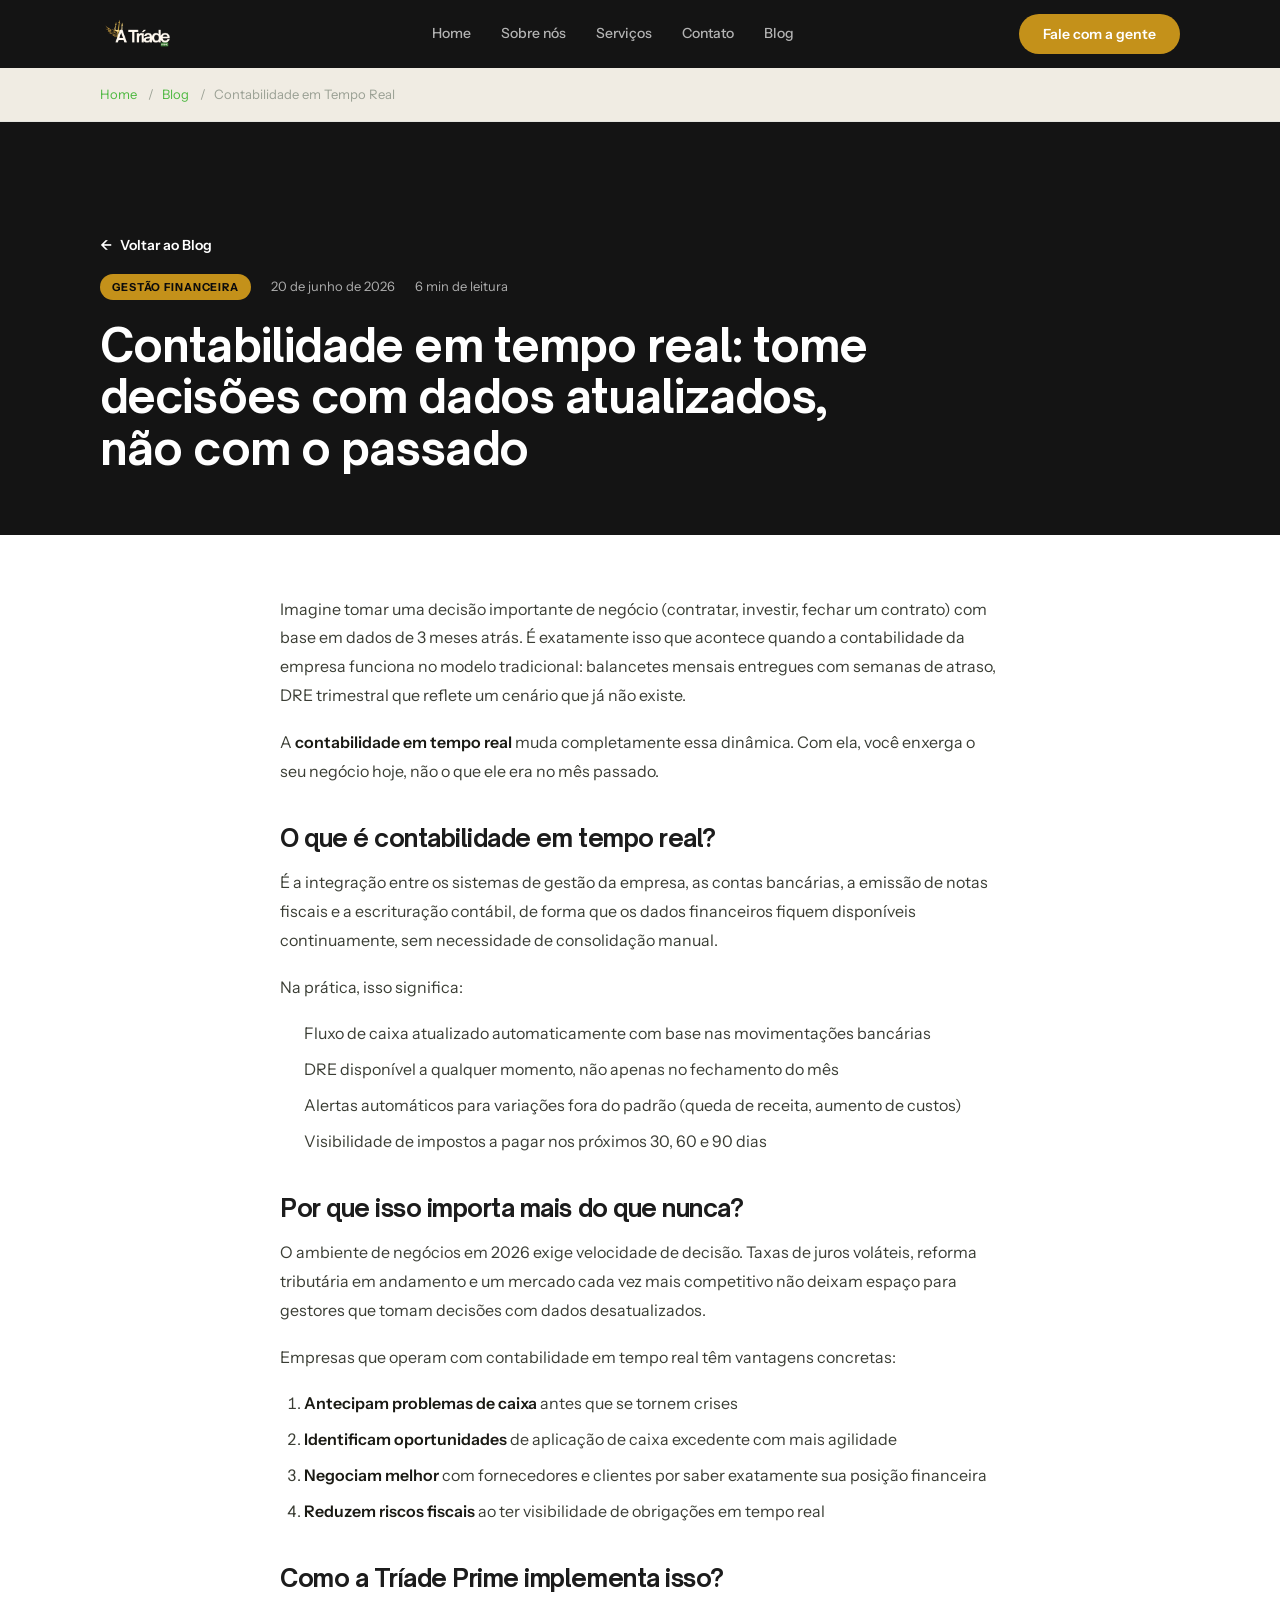
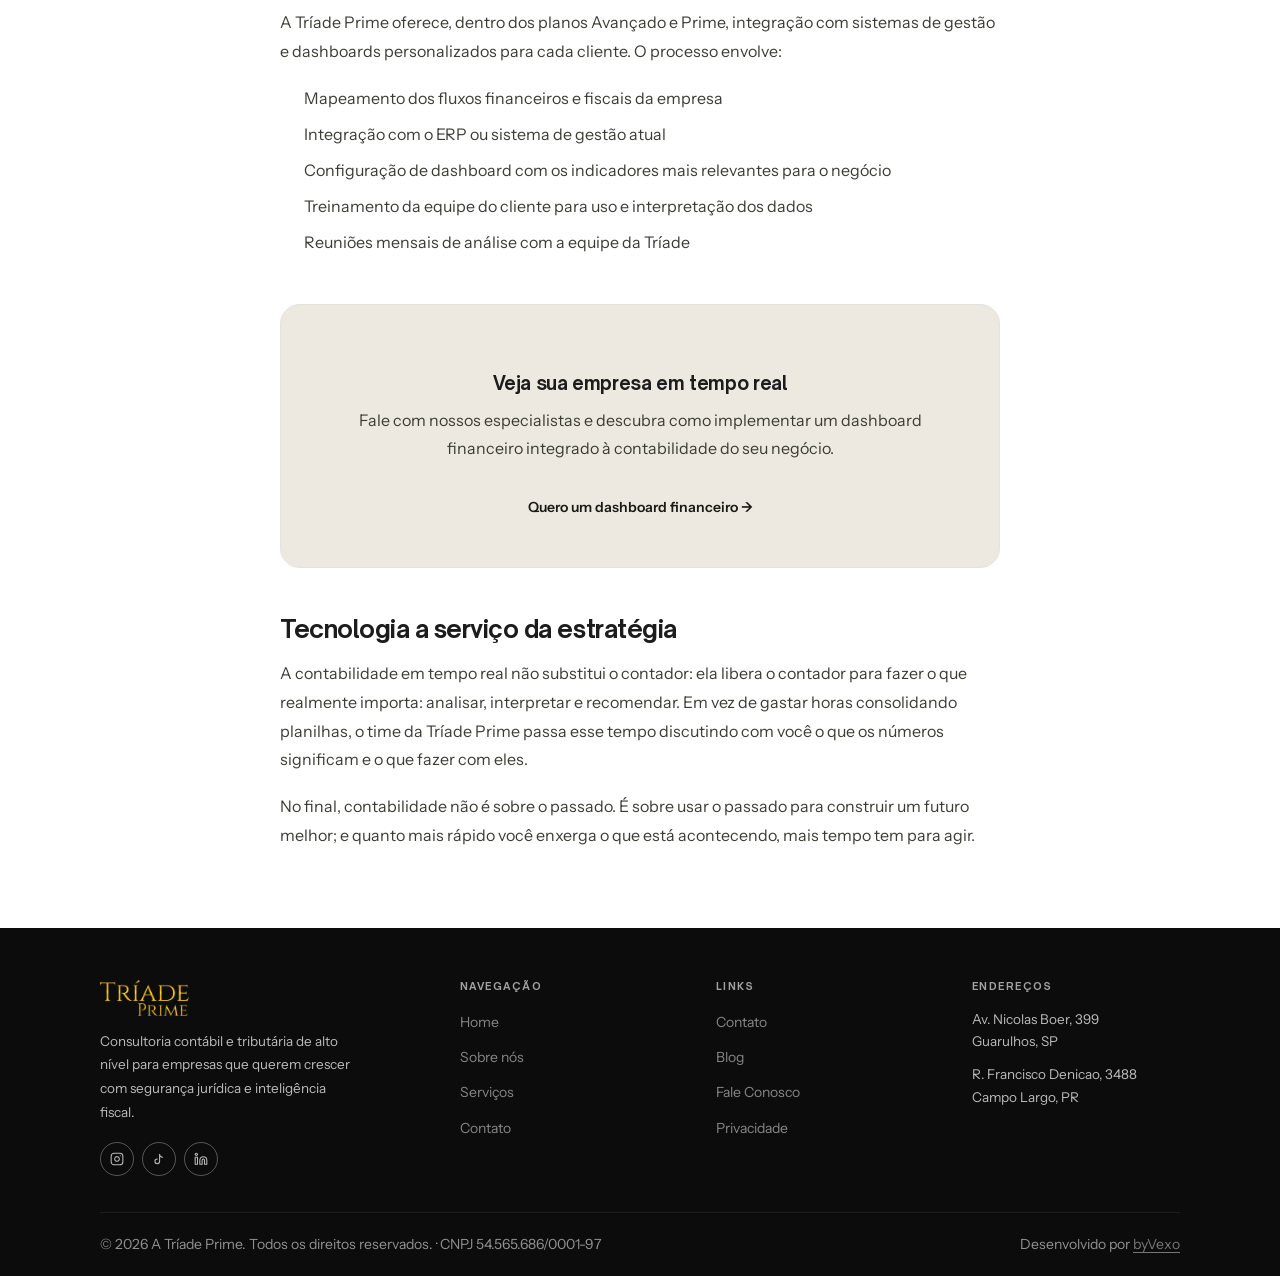
<file: blog/contabilidade-em-tempo-real.html>
﻿<!DOCTYPE html>
<html lang="pt-BR" hreflang="pt-BR">
<head>
<meta charset="UTF-8"/>
<meta name="robots" content="index, follow"/>
<meta name="viewport" content="width=device-width,initial-scale=1.0"/>
<meta name="theme-color" content="#141414"/>
<title>Contabilidade em tempo real: tome decisões com dados atualizados, não com o passado · Tríade Prime</title>
<meta name="description" content="A contabilidade em tempo real deixou de ser luxo. Entenda como dashboards financeiros ao vivo e integração bancária mudam a gestão do seu negócio."/>
<meta name="keywords" content="contabilidade em tempo real, dashboard financeiro, gestão financeira, fluxo de caixa, inteligência de negócio, Tríade Prime"/>
<link rel="canonical" href="https://www.triadeprime.com.br/blog/contabilidade-em-tempo-real"/>
<meta property="og:type" content="article"/>
<meta property="og:locale" content="pt_BR"/>
<meta property="og:title" content="Contabilidade em tempo real: tome decisões com dados atualizados"/>
<meta property="og:description" content="Dashboards financeiros ao vivo e integração bancária mudam a gestão do seu negócio. Entenda como."/>
<meta property="og:image" content="https://www.triadeprime.com.br/og-blog.jpg"/>
<meta property="og:url" content="https://www.triadeprime.com.br/blog/contabilidade-em-tempo-real"/>
<meta name="twitter:card" content="summary_large_image"/>
<meta name="twitter:title" content="Contabilidade em tempo real: tome decisões com dados atualizados"/>
<meta name="twitter:description" content="Dashboards financeiros ao vivo e integração bancária mudam a gestão do seu negócio. Entenda como."/>
<meta name="twitter:image" content="https://www.triadeprime.com.br/og-blog.jpg"/>
<link rel="preconnect" href="https://fonts.googleapis.com"/>
<link rel="preconnect" href="https://fonts.gstatic.com" crossorigin/>
<link href="https://fonts.googleapis.com/css2?family=Instrument+Sans:ital,wght@0,400;0,500;0,600;0,700;1,400;1,600&display=swap" rel="stylesheet"/>
<style>
/* TOKENS */
:root{
  --g9:#0c0c0c; --g8:#141414; --g7:#1c1c1c; --g6:#4db840; --g5:#3d7a30;
  --g2:#c4d4ba; --g1:#dce8d4; --g0:#eee9e0;
  --au:#c4911a; --au2:#d9a832; --au3:#ecc95a;
  --ink:#1a1a14; --mid:#44473e; --faint:#9aa094;
  --rule:#e4e3de; --paper:#f0ece3; --white:#ffffff;
  --f:'Instrument Sans',system-ui,sans-serif;
  --r8:8px; --r14:14px; --r20:20px; --r28:28px; --rp:9999px;
  --ease:cubic-bezier(.4,0,.2,1);
}
*{box-sizing:border-box;margin:0;padding:0;}
html{-webkit-font-smoothing:antialiased;scroll-behavior:smooth;}
body{font-family:var(--f);font-size:16px;line-height:1.65;color:var(--ink);background:var(--white);overflow-x:hidden;}
img{display:block;max-width:100%;height:auto;}
a{color:inherit;text-decoration:none;}

/* LAYOUT */
.w{max-width:1160px;margin:0 auto;padding:0 20px;}
@media(min-width:600px){.w{padding:0 32px;}}
@media(min-width:1000px){.w{padding:0 40px;}}

/* TYPE — base */
h1,h2,h3,h4{font-family:var(--f);font-weight:700;color:var(--ink);letter-spacing:-.02em;line-height:1.15;}
p{line-height:1.7;}

/* KEY RULE: dark sections force all text white */
.dark-sec{background:var(--g8);}
.dark-sec,
.dark-sec h1,.dark-sec h2,.dark-sec h3,.dark-sec h4,.dark-sec p,
.dark-sec span,.dark-sec li,.dark-sec label{color:var(--white);}
.dark-sec em{color:var(--g6) !important;}
.dark-sec .sub{color:rgba(255,255,255,.75) !important;}
.dark-sec .faint-txt{color:rgba(255,255,255,.65) !important;}

/* Eyebrow */
.eyebrow{
  display:inline-flex;align-items:center;gap:7px;
  font-size:11.5px;font-weight:700;letter-spacing:.13em;text-transform:uppercase;color:var(--g6);
}
.eyebrow::before{content:'';width:5px;height:5px;border-radius:50%;background:var(--au);}
.dark-sec .eyebrow{color:rgba(255,255,255,.8);}
.dark-sec .eyebrow::before{background:var(--au2);}
em{font-style:normal;font-weight:700;color:var(--g6);}

/* BUTTONS */
.btn{
  display:inline-flex;align-items:center;gap:8px;
  font-family:var(--f);font-size:14px;font-weight:600;line-height:1;
  padding:13px 24px;border-radius:var(--rp);border:none;cursor:pointer;
  transition:transform .22s var(--ease),box-shadow .22s,background .22s,border-color .22s;
  white-space:nowrap;
}
.btn:active{transform:scale(.97);}
.btn-dk{background:var(--g8);color:var(--white);}
.btn-dk:hover{background:var(--g7);box-shadow:0 5px 18px rgba(14,24,18,.28);}
.btn-au{background:var(--au);color:var(--white);}
.btn-au:hover{background:var(--au2);box-shadow:0 5px 18px rgba(196,145,26,.32);}
.btn-ln{background:transparent;color:var(--ink);border:1.5px solid var(--rule);}
.btn-ln:hover{border-color:var(--g6);color:var(--g6);}
.btn-ln-w{background:transparent;color:var(--white);border:1.5px solid rgba(255,255,255,.28);}
.btn-ln-w:hover{border-color:rgba(255,255,255,.65);}

/* REVEAL */
.rv{opacity:1;transform:none;transition:opacity .55s var(--ease),transform .55s var(--ease);}
.js-on .rv{opacity:0;transform:translateY(16px);}
.rv.in{opacity:1 !important;transform:none !important;}
.rv.d1{transition-delay:.1s;}.rv.d2{transition-delay:.2s;}.rv.d3{transition-delay:.3s;}

/* HEADER */
.hdr{position:sticky;top:0;z-index:900;background:var(--g8);}
.hdr-in{max-width:1160px;margin:0 auto;padding:0 20px;height:68px;display:flex;align-items:center;}
@media(min-width:600px){.hdr-in{padding:0 32px;}}
@media(min-width:1000px){.hdr-in{padding:0 40px;}}
.hdr-logo img{height:28px;width:auto;}
.hdr-nav{display:none;gap:2px;}
.hdr-nav a{font-size:14px;font-weight:500;color:rgba(255,255,255,.68);padding:8px 14px;border-radius:var(--rp);transition:.2s;}
.hdr-nav a:hover{color:var(--white);background:rgba(255,255,255,.07);}
.hdr-cta{display:none;}
.hdr-tog{margin-left:auto;background:none;border:none;cursor:pointer;display:flex;flex-direction:column;gap:5px;padding:6px;}
.hdr-tog span{display:block;width:22px;height:2px;background:var(--white);border-radius:2px;transition:.25s;}
.mob-nav{display:none;position:fixed;top:68px;inset:68px 0 0;background:var(--g8);z-index:899;padding:24px 20px;flex-direction:column;}
.mob-nav.open{display:flex;}
.mob-nav a{font-size:19px;font-weight:600;color:rgba(255,255,255,.8);padding:16px 6px;border-bottom:1px solid rgba(255,255,255,.07);transition:color .2s;}
.mob-nav a:hover{color:var(--au3);}
.mob-nav .btn{margin-top:24px;align-self:flex-start;}
@media(min-width:860px){
  .hdr-nav{display:flex;flex:1;justify-content:center;} .hdr-cta{display:inline-flex;} .hdr-tog{display:none;}
}

/* PAGE HERO */
.pg-hero{
  background:var(--g8);padding:44px 0 48px;
  position:relative;overflow:hidden;
}
@media(min-width:860px){.pg-hero{padding:80px 0 72px;}}
.pg-hero .w{position:relative;z-index:1;}
.pg-hero h1{color:var(--white);font-size:clamp(1.9rem,6vw,3rem);max-width:720px;margin-bottom:14px;}
.pg-hero em{color:var(--g6) !important;}
.pg-hero p{color:rgba(255,255,255,.78);font-size:16px;max-width:560px;line-height:1.78;}
.pg-hero .eyebrow{color:rgba(255,255,255,.8);margin-bottom:16px;}
.pg-hero .eyebrow::before{background:var(--au2);}
.trident-bg{
  position:absolute;
  right:-60px;top:50%;transform:translateY(-50%);
  width:min(460px,52vw);opacity:.2;
  pointer-events:none;
  filter:drop-shadow(0 0 30px rgba(201,162,39,.1));
}
@media(max-width:600px){
  .trident-bg{right:-80px;top:10%;transform:none;width:260px;opacity:.14;}
}

/* SECTIONS */
.sec{padding:60px 0;}
@media(min-width:860px){.sec{padding:96px 0;}}
.sec-lt{background:var(--white);}
.sec-pa{background:var(--paper);}
.sec-dk{background:var(--g8);}
.sec-dk .eyebrow{color:rgba(255,255,255,.8);}
.sec-dk .eyebrow::before{background:var(--au2);}
.sec-dk .sh p{color:rgba(255,255,255,.75);}
.sec-dk h2,.sec-dk h3,.sec-dk h4{color:var(--white);}
.sec-dk p{color:rgba(255,255,255,.8);}
.sec-dk em{color:var(--g6) !important;}

/* Section header */
.sh{margin-bottom:40px;}
.sh .eyebrow{margin-bottom:12px;}
.sh h2{font-size:clamp(1.6rem,4.5vw,2.4rem);margin-bottom:10px;}
.sh p{color:var(--mid);font-size:15px;line-height:1.75;max-width:580px;}
.sh.center{text-align:center;}
.sh.center p{margin:0 auto;}
.sec-dk .sh h2{color:var(--white);}
.sec-dk .sh p{color:rgba(255,255,255,.75);}

/* 2-col grid */
.grid2{display:grid;gap:36px;}
@media(min-width:760px){.grid2{grid-template-columns:1fr 1fr;gap:52px;align-items:center;}}
.grid3{display:grid;gap:16px;}
@media(min-width:640px){.grid3{grid-template-columns:repeat(2,1fr);}}
@media(min-width:900px){.grid3{grid-template-columns:repeat(3,1fr);}}

/* Card base */
.card{background:var(--white);border:1px solid var(--rule);border-radius:var(--r20);padding:28px 24px;transition:.28s var(--ease);}
.card:hover{transform:translateY(-3px);box-shadow:0 12px 36px rgba(14,24,18,.09);}
.card-dk{background:rgba(255,255,255,.04);border:1px solid rgba(255,255,255,.08);border-radius:var(--r20);padding:24px 20px;}
.card-dk h3,.card-dk h4{color:var(--white);}
.card-dk p{color:rgba(255,255,255,.8);}

/* Image blocks */
.img-block{border-radius:var(--r20);overflow:hidden;background:var(--g1);}
.img-block img{width:100%;height:100%;object-fit:cover;display:block;}
.img-block.ratio-4-3{aspect-ratio:4/3;}
.img-block.ratio-16-9{aspect-ratio:16/9;}
.img-block.ratio-3-4{aspect-ratio:3/4;}

/* Checklist */
.checks{list-style:none;display:flex;flex-direction:column;gap:10px;}
.checks li{display:flex;align-items:flex-start;gap:12px;font-size:14.5px;color:var(--mid);}
.ck{
  width:20px;height:20px;border-radius:50%;flex-shrink:0;margin-top:2px;
  background:var(--g0);border:1px solid var(--g2);
  background-image:url("data:image/svg+xml,%3Csvg xmlns='http://www.w3.org/2000/svg' viewBox='0 0 24 24' fill='none' stroke='%23376640' stroke-width='2.5' stroke-linecap='round' stroke-linejoin='round'%3E%3Cpath d='M20 6L9 17l-5-5'/%3E%3C/svg%3E");
  background-size:11px;background-position:center;background-repeat:no-repeat;
}
.ck-au{
  background:rgba(196,145,26,.12);border:1px solid rgba(196,145,26,.3);
  background-image:url("data:image/svg+xml,%3Csvg xmlns='http://www.w3.org/2000/svg' viewBox='0 0 24 24' fill='none' stroke='%23d9a832' stroke-width='2.5' stroke-linecap='round' stroke-linejoin='round'%3E%3Cpath d='M20 6L9 17l-5-5'/%3E%3C/svg%3E");
  background-size:11px;background-position:center;background-repeat:no-repeat;
}

/* Icon circle */
.ico{width:44px;height:44px;border-radius:50%;flex-shrink:0;display:flex;align-items:center;justify-content:center;}
.ico-g{background:var(--g0);border:1px solid var(--g2);}
.ico-au{background:rgba(196,145,26,.12);border:1px solid rgba(196,145,26,.25);}

/* CTA strip */
.cta-strip{
  background:var(--g8);border-radius:var(--r28);
  padding:44px 24px;text-align:center;position:relative;overflow:hidden;
}
@media(min-width:600px){.cta-strip{padding:60px 48px;}}
.cta-strip::after{content:'';position:absolute;inset:0;background:radial-gradient(ellipse 55% 65% at 80% 25%,rgba(196,145,26,.08) 0%,transparent 60%);pointer-events:none;}
.cta-strip h2{color:var(--white) !important;font-size:clamp(1.5rem,5vw,2.4rem);margin-bottom:10px;position:relative;}
.cta-strip h2 em{color:var(--g6) !important;}
.cta-strip p{color:rgba(255,255,255,.75) !important;max-width:420px;margin:0 auto 26px;font-size:15px;line-height:1.75;position:relative;}
.cta-btns{display:flex;justify-content:center;gap:10px;flex-wrap:wrap;position:relative;}
.sec-cta{padding:40px 0 64px;}
@media(min-width:860px){.sec-cta{padding:60px 0 96px;}}

/* Number stat */
.stat-num{font-size:2.2rem;font-weight:700;line-height:1;margin-bottom:6px;}
.stat-lbl{font-size:14px;line-height:1.5;}

/* FOOTER */
.ftr{background:var(--g9);padding:52px 0 0;}
.ftr-grid{display:grid;gap:36px;padding-bottom:36px;border-bottom:1px solid rgba(255,255,255,.07);}
@media(min-width:700px){.ftr-grid{grid-template-columns:1.5fr 1fr 1fr 1fr;gap:48px;}}
.ftr-logo img{height:36px;width:auto;margin-bottom:14px;filter:brightness(1.1);}
.ftr-desc{font-size:14px;color:rgba(255,255,255,.72);line-height:1.75;max-width:260px;margin-bottom:18px;}
.ftr-social{display:flex;gap:8px;}
.ftr-sl{width:34px;height:34px;border-radius:50%;border:1px solid rgba(255,255,255,.3);display:flex;align-items:center;justify-content:center;color:rgba(255,255,255,.72);transition:.22s;}
.ftr-sl:hover{border-color:var(--au2);color:var(--au2);}
.ftr-sl svg{width:14px;height:14px;}
.ftr-col h4{font-size:10.5px;font-weight:700;letter-spacing:.14em;text-transform:uppercase;color:rgba(255,255,255,.62);margin-bottom:16px;}
.ftr-col ul{display:flex;flex-direction:column;gap:9px;list-style:none;padding:0;}
.ftr-col a{font-size:14px;color:rgba(255,255,255,.5);transition:color .2s;}
.ftr-col a:hover{color:var(--white);}
.ftr-addr{font-size:14px;color:rgba(255,255,255,.72);line-height:1.7;}
.ftr-addr+.ftr-addr{margin-top:10px;}
.ftr-bot{padding:20px 0;display:flex;flex-direction:column;align-items:center;gap:8px;text-align:center;font-size:14px;color:rgba(255,255,255,.55);}
@media(min-width:700px){.ftr-bot{flex-direction:row;justify-content:space-between;text-align:left;}}
</style>

<link rel="stylesheet" href="../style.css">
<style>
.art-hero{background:var(--g8);padding:80px 0 60px;}
.art-hero h1{font-size:clamp(1.8rem,4vw,2.8rem);color:var(--white);max-width:800px;line-height:1.15;}
.art-meta{display:flex;gap:20px;align-items:center;margin-top:20px;flex-wrap:wrap;}
.art-meta span{font-size:13px;color:rgba(255,255,255,.65);}
.art-meta .tag{background:var(--au);color:var(--g9);padding:4px 12px;border-radius:99px;font-size:11px;font-weight:700;letter-spacing:.08em;text-transform:uppercase;}
.art-body{max-width:760px;margin:0 auto;padding:60px 20px;}
.art-body h2{font-size:1.5rem;margin:40px 0 16px;color:var(--g7);}
.art-body h3{font-size:1.15rem;margin:28px 0 12px;color:var(--g6);}
.art-body p{margin-bottom:18px;line-height:1.8;color:var(--mid);}
.art-body ul,.art-body ol{margin:0 0 20px 24px;color:var(--mid);}
.art-body li{margin-bottom:8px;line-height:1.75;}
.art-body strong{color:var(--ink);font-weight:600;}
.art-cta{background:var(--g0);border:1px solid var(--rule);border-radius:var(--r20);padding:40px;margin:48px 0;text-align:center;}
.art-cta h3{color:var(--g7);margin-bottom:12px;}
.art-cta p{margin-bottom:24px;}
.art-bc{padding:16px 20px;background:var(--paper);border-bottom:1px solid var(--rule);}
.art-bc ul{list-style:none;display:flex;gap:8px;flex-wrap:wrap;font-size:13px;color:var(--faint);}
.art-bc li:not(:last-child)::after{content:" /";margin-left:8px;}
.art-bc a{color:var(--g6);}
.art-back{display:inline-flex;align-items:center;gap:8px;font-size:14px;font-weight:600;color:var(--white);margin:32px 0 0;}
.art-back::before{content:"←";}
</style>
<script type="application/ld+json">
{
  "@context": "https://schema.org",
  "@graph": [
    { "@type": "BreadcrumbList", "itemListElement": [
        { "@type": "ListItem", "position": 1, "name": "Home", "item": "https://www.triadeprime.com.br/" },
        { "@type": "ListItem", "position": 2, "name": "Blog", "item": "https://www.triadeprime.com.br/blog" },
        { "@type": "ListItem", "position": 3, "name": "Contabilidade em Tempo Real", "item": "https://www.triadeprime.com.br/blog/contabilidade-em-tempo-real" }
    ]},
    { "@type": "BlogPosting",
      "headline": "Contabilidade em tempo real: tome decisões com dados atualizados, não com o passado",
      "url": "https://www.triadeprime.com.br/blog/contabilidade-em-tempo-real",
      "datePublished": "2026-06-20",
      "dateModified": "2026-06-23",
      "author": { "@type": "Person", "name": "Dr. Murylo", "url": "https://www.youtube.com/@drMurylo" },
      "publisher": { "@id": "https://www.triadeprime.com.br/#organization" },
      "description": "A contabilidade em tempo real deixou de ser luxo. Entenda como dashboards financeiros ao vivo mudam a gestão do seu negócio."
    }
  ]
}
</script>
<link rel="icon" type="image/png" sizes="32x32" href="../img/favicon-32.png">
<link rel="apple-touch-icon" href="../img/favicon-180.png">
</head>
<body>
<header class="hdr">
  <div class="hdr-in">
    <a href="/" aria-label="A Tríade Prime"><img class="hdr-logo" src="../img/Logo principal.png" alt="Tríade Prime" style="height:44px;width:auto;"></a>
    <nav class="hdr-nav" aria-label="Principal">
      <a href="/">Home</a><a href="/sobre-nos">Sobre nós</a><a href="/servicos">Serviços</a>
      <a href="/contato">Contato</a><a href="/blog">Blog</a>
    </nav>
    <a href="https://wa.me/5511974432211?text=Ol%C3%A1!%20Gostaria%20de%20falar%20com%20um%20especialista%20da%20Tr%C3%ADade%20Prime." target="_blank" rel="noopener" class="btn btn-au hdr-cta">Fale com a gente</a>
    <button class="hdr-tog" id="tog" aria-label="Abrir menu" aria-expanded="false">
      <span></span><span></span><span></span>
    </button>
  </div>
</header>
<nav class="mob-nav" id="mnav">
  <a href="/">Home</a><a href="/sobre-nos">Sobre nós</a><a href="/servicos">Serviços</a>
  <a href="/contato">Contato</a><a href="/blog">Blog</a>
  <a href="/contato" class="btn btn-au">Fale com a gente</a>
</nav>
<nav class="art-bc" aria-label="Breadcrumb">
  <div class="w"><ul>
    <li><a href="/">Home</a></li>
    <li><a href="/blog">Blog</a></li>
    <li>Contabilidade em Tempo Real</li>
  </ul></div>
</nav>
<section class="art-hero dark-sec">
  <div class="w">
    <a class="art-back" href="/blog">Voltar ao Blog</a>
    <div class="art-meta" style="margin-top:16px;">
      <span class="tag">Gestão Financeira</span>
      <span>20 de junho de 2026</span>
      <span>6 min de leitura</span>
    </div>
    <h1 style="margin-top:20px;">Contabilidade em tempo real: tome decisões com dados atualizados, não com o passado</h1>
  </div>
</section>
<main>
  <article class="art-body">
    <p>Imagine tomar uma decisão importante de negócio (contratar, investir, fechar um contrato) com base em dados de 3 meses atrás. É exatamente isso que acontece quando a contabilidade da empresa funciona no modelo tradicional: balancetes mensais entregues com semanas de atraso, DRE trimestral que reflete um cenário que já não existe.</p>
    <p>A <strong>contabilidade em tempo real</strong> muda completamente essa dinâmica. Com ela, você enxerga o seu negócio hoje, não o que ele era no mês passado.</p>

    <h2>O que é contabilidade em tempo real?</h2>
    <p>É a integração entre os sistemas de gestão da empresa, as contas bancárias, a emissão de notas fiscais e a escrituração contábil, de forma que os dados financeiros fiquem disponíveis continuamente, sem necessidade de consolidação manual.</p>
    <p>Na prática, isso significa:</p>
    <ul>
      <li>Fluxo de caixa atualizado automaticamente com base nas movimentações bancárias</li>
      <li>DRE disponível a qualquer momento, não apenas no fechamento do mês</li>
      <li>Alertas automáticos para variações fora do padrão (queda de receita, aumento de custos)</li>
      <li>Visibilidade de impostos a pagar nos próximos 30, 60 e 90 dias</li>
    </ul>

    <h2>Por que isso importa mais do que nunca?</h2>
    <p>O ambiente de negócios em 2026 exige velocidade de decisão. Taxas de juros voláteis, reforma tributária em andamento e um mercado cada vez mais competitivo não deixam espaço para gestores que tomam decisões com dados desatualizados.</p>
    <p>Empresas que operam com contabilidade em tempo real têm vantagens concretas:</p>
    <ol>
      <li><strong>Antecipam problemas de caixa</strong> antes que se tornem crises</li>
      <li><strong>Identificam oportunidades</strong> de aplicação de caixa excedente com mais agilidade</li>
      <li><strong>Negociam melhor</strong> com fornecedores e clientes por saber exatamente sua posição financeira</li>
      <li><strong>Reduzem riscos fiscais</strong> ao ter visibilidade de obrigações em tempo real</li>
    </ol>

    <h2>Como a Tríade Prime implementa isso?</h2>
    <p>A Tríade Prime oferece, dentro dos planos Avançado e Prime, integração com sistemas de gestão e dashboards personalizados para cada cliente. O processo envolve:</p>
    <ul>
      <li>Mapeamento dos fluxos financeiros e fiscais da empresa</li>
      <li>Integração com o ERP ou sistema de gestão atual</li>
      <li>Configuração de dashboard com os indicadores mais relevantes para o negócio</li>
      <li>Treinamento da equipe do cliente para uso e interpretação dos dados</li>
      <li>Reuniões mensais de análise com a equipe da Tríade</li>
    </ul>

    <div class="art-cta">
      <h3>Veja sua empresa em tempo real</h3>
      <p>Fale com nossos especialistas e descubra como implementar um dashboard financeiro integrado à contabilidade do seu negócio.</p>
      <a href="https://wa.me/5511974432211?text=Ol%C3%A1!%20Quero%20saber%20mais%20sobre%20contabilidade%20em%20tempo%20real%20para%20a%20minha%20empresa." class="btn btn-g" target="_blank" rel="noopener">Quero um dashboard financeiro →</a>
    </div>

    <h2>Tecnologia a serviço da estratégia</h2>
    <p>A contabilidade em tempo real não substitui o contador: ela libera o contador para fazer o que realmente importa: analisar, interpretar e recomendar. Em vez de gastar horas consolidando planilhas, o time da Tríade Prime passa esse tempo discutindo com você o que os números significam e o que fazer com eles.</p>
    <p>No final, contabilidade não é sobre o passado. É sobre usar o passado para construir um futuro melhor; e quanto mais rápido você enxerga o que está acontecendo, mais tempo tem para agir.</p>
  </article>
</main>
<footer class="ftr">
  <div class="w">
    <div class="ftr-grid">
      <div>
        <div class="ftr-logo"><img src="[data-uri]" alt="A Tríade Prime" width="130" height="52"/></div>
        <p class="ftr-desc">Consultoria contábil e tributária de alto nível para empresas que querem crescer com segurança jurídica e inteligência fiscal.</p>
        <div class="ftr-social">
          <a href="#" class="ftr-sl" aria-label="Instagram"><svg viewBox="0 0 24 24" fill="none" stroke="currentColor" stroke-width="1.8" stroke-linecap="round" stroke-linejoin="round"><rect x="2" y="2" width="20" height="20" rx="5"/><path d="M16 11.37A4 4 0 1112.63 8 4 4 0 0116 11.37z"/><line x1="17.5" y1="6.5" x2="17.51" y2="6.5"/></svg></a>
          <a href="#" class="ftr-sl" aria-label="TikTok"><svg viewBox="0 0 24 24" fill="none" stroke="currentColor" stroke-width="1.8" stroke-linecap="round" stroke-linejoin="round"><path d="M9 12a4 4 0 104 4V4a5 5 0 005 5"/></svg></a>
          <a href="#" class="ftr-sl" aria-label="LinkedIn"><svg viewBox="0 0 24 24" fill="none" stroke="currentColor" stroke-width="1.8" stroke-linecap="round" stroke-linejoin="round"><path d="M16 8a6 6 0 016 6v7h-4v-7a2 2 0 00-2-2 2 2 0 00-2 2v7h-4v-7a6 6 0 016-6z"/><rect x="2" y="9" width="4" height="12"/><circle cx="4" cy="4" r="2"/></svg></a>
        </div>
      </div>
      <div class="ftr-col"><h4>Navegação</h4><ul>
        <li><a href="/">Home</a></li><li><a href="/sobre-nos">Sobre nós</a></li>
        <li><a href="/servicos">Serviços</a></li><li><a href="https://wa.me/5511974432211?text=Ol%C3%A1!%20Vim%20pelo%20Blog%20da%20Tr%C3%ADade%20Prime%20e%20gostaria%20de%20falar%20com%20um%20especialista.">Contato</a></li>
      </ul></div>
      <div class="ftr-col"><h4>Links</h4><ul>
        <li><a href="https://wa.me/5511974432211?text=Ol%C3%A1!%20Vim%20pelo%20Blog%20da%20Tr%C3%ADade%20Prime%20e%20gostaria%20de%20falar%20com%20um%20especialista.">Contato</a></li><li><a href="/blog">Blog</a></li>
        <li><a href="https://wa.me/5511974432211?text=Ol%C3%A1!%20Vim%20pelo%20Blog%20da%20Tr%C3%ADade%20Prime%20e%20gostaria%20de%20falar%20com%20um%20especialista.">Fale Conosco</a></li><li><a href="/politica-de-privacidade">Privacidade</a></li>
      </ul></div>
      <div class="ftr-col"><h4>Endereços</h4>
        <p class="ftr-addr">Av. Nicolas Boer, 399<br>Guarulhos, SP</p>
        <p class="ftr-addr">R. Francisco Denicao, 3488<br>Campo Largo, PR</p>
      </div>
    </div>
    <div class="ftr-bot">
      <span>© 2026 A Tríade Prime. Todos os direitos reservados. · CNPJ 54.565.686/0001-97</span>
      <span>Desenvolvido por <a href="https://byvexo.com.br/" target="_blank" rel="noopener" style="color:inherit;text-decoration:underline;text-underline-offset:3px;opacity:.8;">byVexo</a></span>
    </div>
  </div>
</footer>

</body>
</html>
</file>
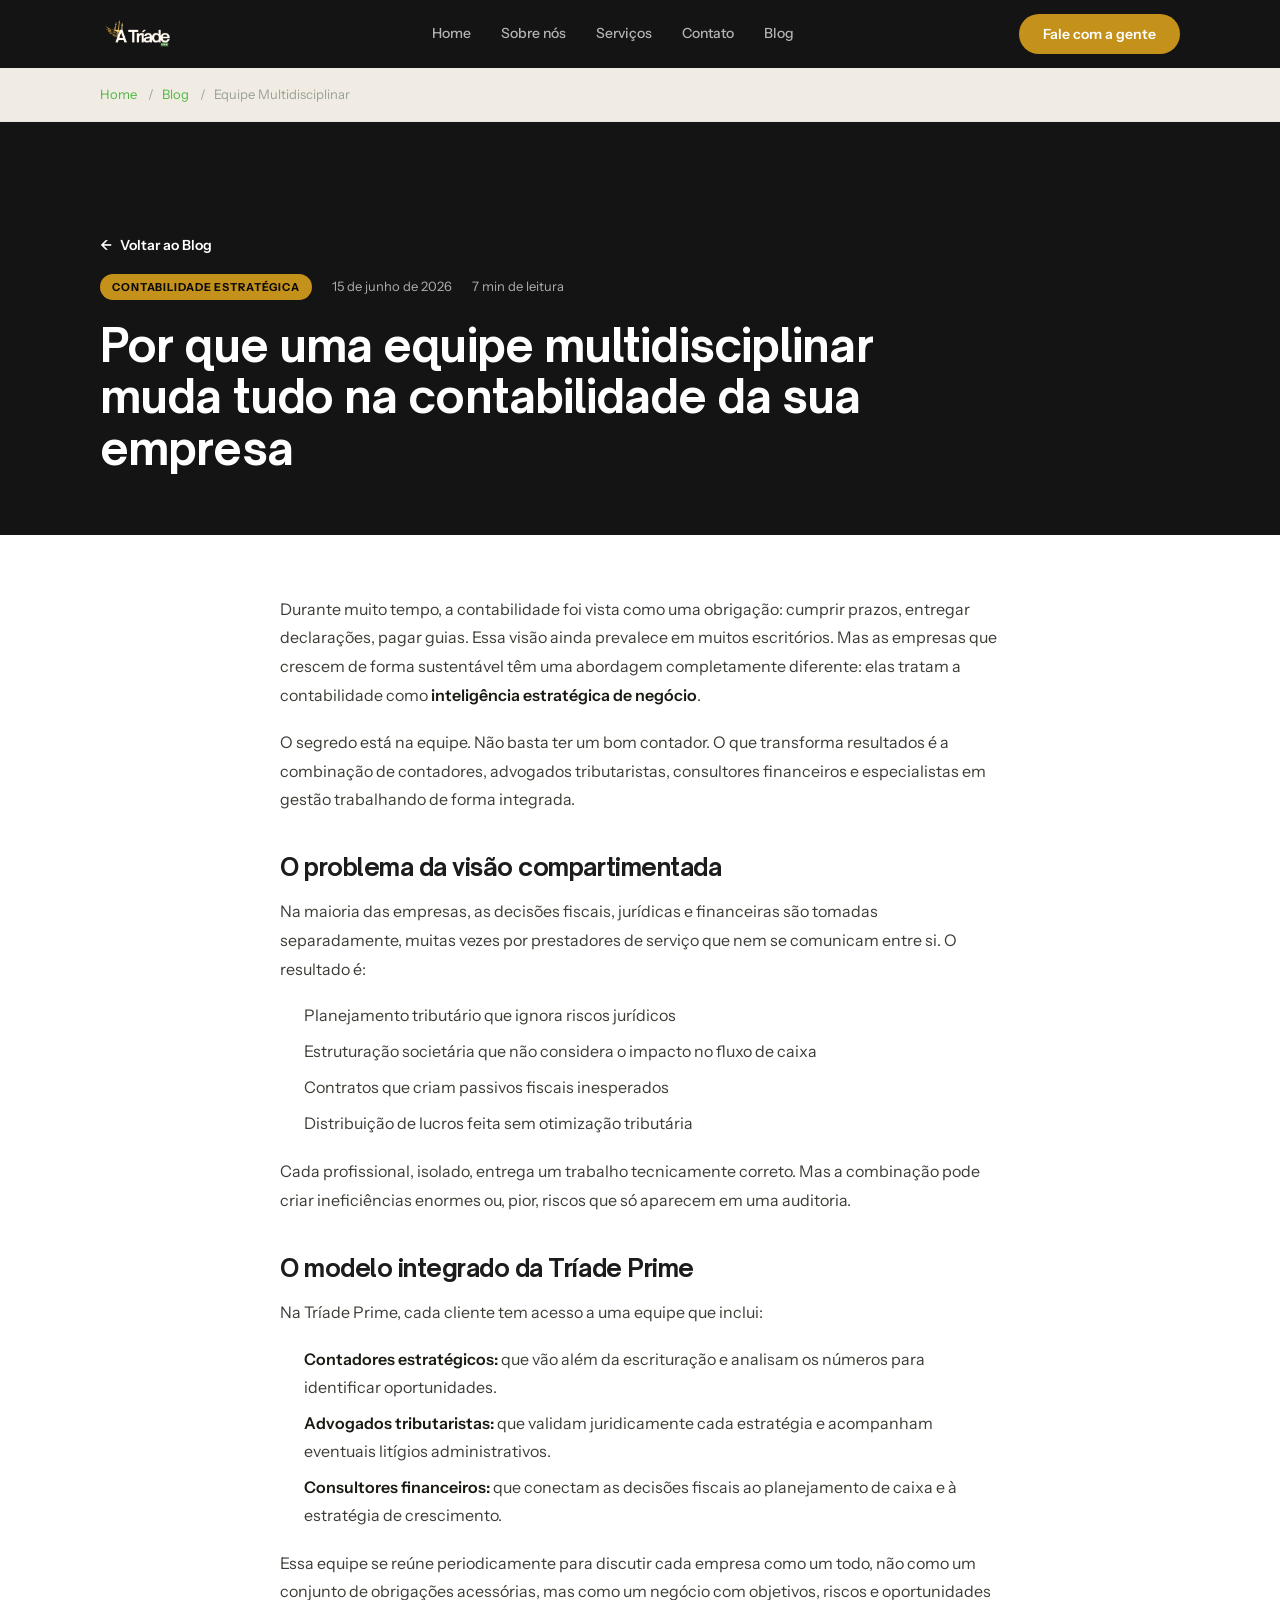
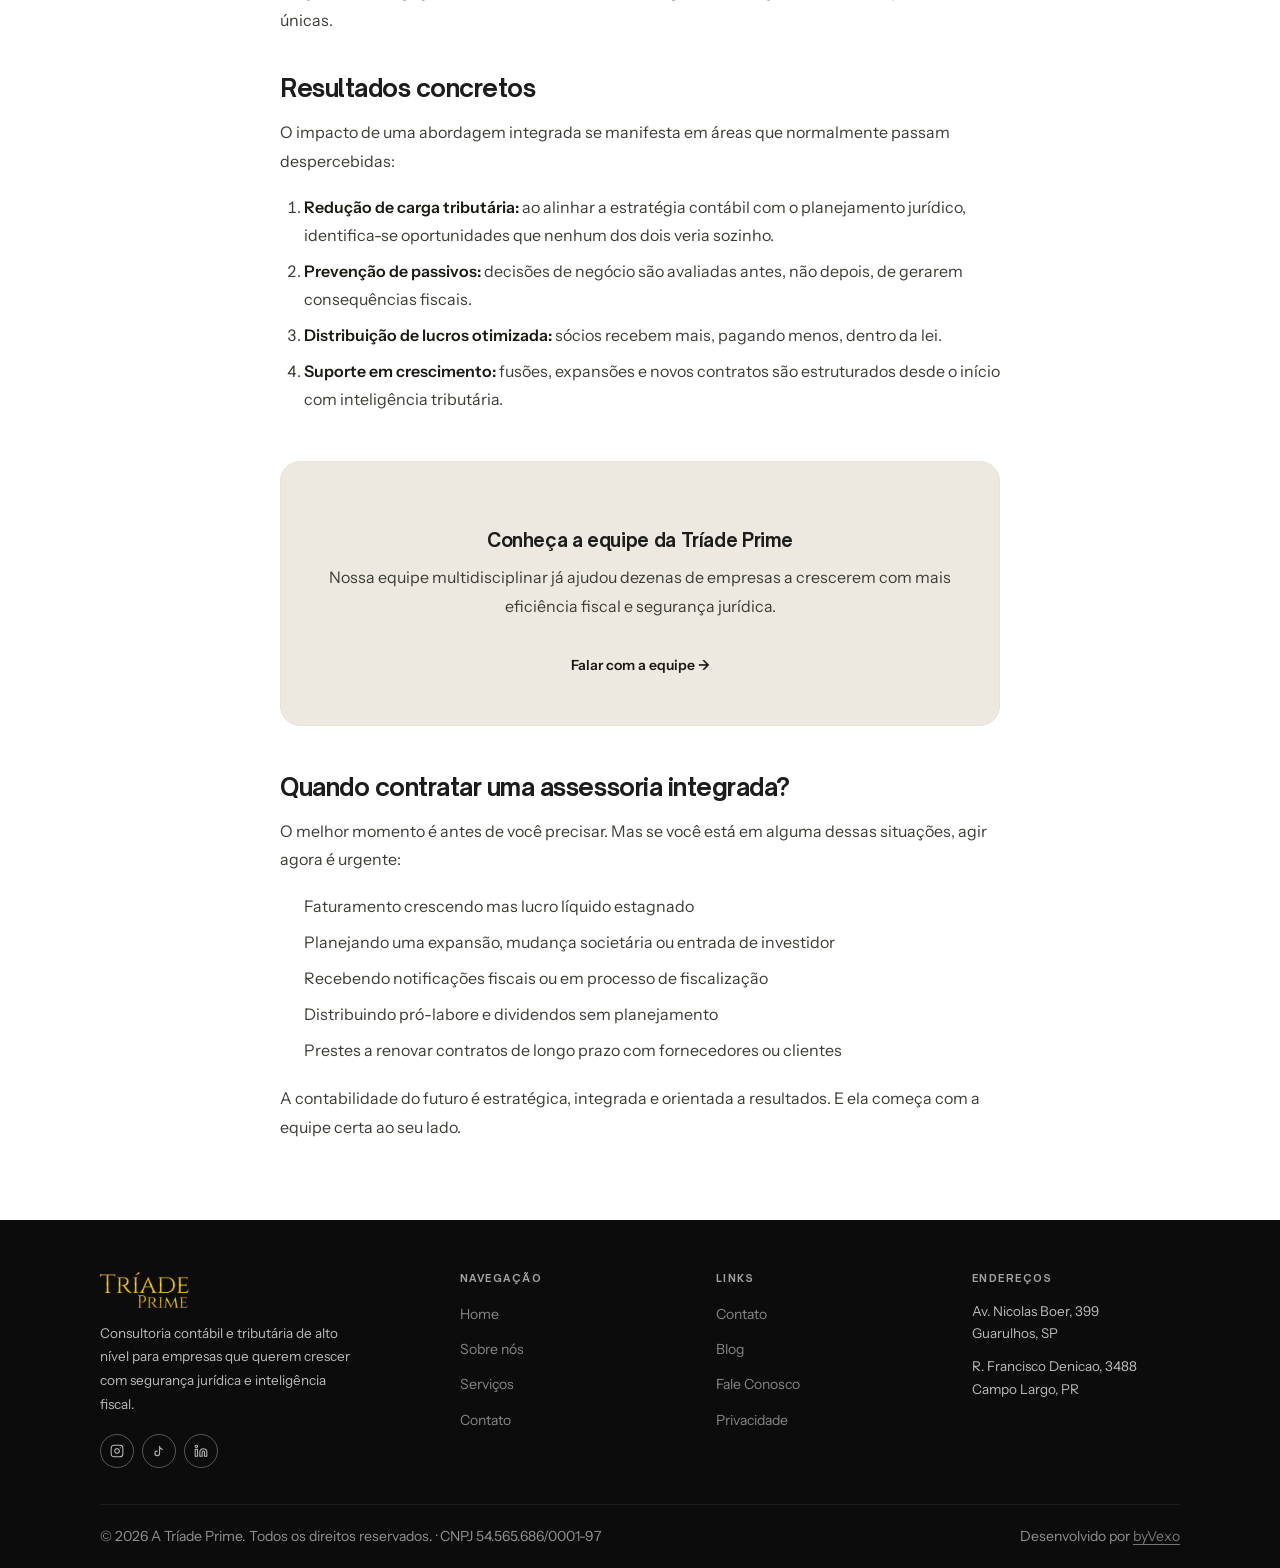
<file: blog/equipe-multidisciplinar-contabilidade.html>
﻿<!DOCTYPE html>
<html lang="pt-BR" hreflang="pt-BR">
<head>
<meta charset="UTF-8"/>
<meta name="robots" content="index, follow"/>
<meta name="viewport" content="width=device-width,initial-scale=1.0"/>
<meta name="theme-color" content="#141414"/>
<title>Por que uma equipe multidisciplinar muda tudo na contabilidade da sua empresa · Tríade Prime</title>
<meta name="description" content="Contabilidade estratégica vai além de cumprir obrigações. Descubra como uma equipe com contadores, advogados e consultores financeiros integrados transforma resultados."/>
<meta name="keywords" content="equipe multidisciplinar, contabilidade estratégica, contador advogado, assessoria integrada, planejamento tributário, Tríade Prime"/>
<link rel="canonical" href="https://www.triadeprime.com.br/blog/equipe-multidisciplinar-contabilidade"/>
<meta property="og:type" content="article"/>
<meta property="og:locale" content="pt_BR"/>
<meta property="og:title" content="Por que uma equipe multidisciplinar muda tudo na contabilidade da sua empresa"/>
<meta property="og:description" content="Descubra como uma equipe integrada de contadores, advogados e consultores financeiros transforma os resultados do seu negócio."/>
<meta property="og:image" content="https://www.triadeprime.com.br/og-sobre.jpg"/>
<meta property="og:url" content="https://www.triadeprime.com.br/blog/equipe-multidisciplinar-contabilidade"/>
<meta name="twitter:card" content="summary_large_image"/>
<meta name="twitter:title" content="Por que uma equipe multidisciplinar muda tudo na contabilidade da sua empresa"/>
<meta name="twitter:description" content="Descubra como uma equipe integrada de contadores, advogados e consultores financeiros transforma os resultados do seu negócio."/>
<meta name="twitter:image" content="https://www.triadeprime.com.br/og-sobre.jpg"/>
<link rel="preconnect" href="https://fonts.googleapis.com"/>
<link rel="preconnect" href="https://fonts.gstatic.com" crossorigin/>
<link href="https://fonts.googleapis.com/css2?family=Instrument+Sans:ital,wght@0,400;0,500;0,600;0,700;1,400;1,600&display=swap" rel="stylesheet"/>
<style>
/* TOKENS */
:root{
  --g9:#0c0c0c; --g8:#141414; --g7:#1c1c1c; --g6:#4db840; --g5:#3d7a30;
  --g2:#c4d4ba; --g1:#dce8d4; --g0:#eee9e0;
  --au:#c4911a; --au2:#d9a832; --au3:#ecc95a;
  --ink:#1a1a14; --mid:#44473e; --faint:#9aa094;
  --rule:#e4e3de; --paper:#f0ece3; --white:#ffffff;
  --f:'Instrument Sans',system-ui,sans-serif;
  --r8:8px; --r14:14px; --r20:20px; --r28:28px; --rp:9999px;
  --ease:cubic-bezier(.4,0,.2,1);
}
*{box-sizing:border-box;margin:0;padding:0;}
html{-webkit-font-smoothing:antialiased;scroll-behavior:smooth;}
body{font-family:var(--f);font-size:16px;line-height:1.65;color:var(--ink);background:var(--white);overflow-x:hidden;}
img{display:block;max-width:100%;height:auto;}
a{color:inherit;text-decoration:none;}

/* LAYOUT */
.w{max-width:1160px;margin:0 auto;padding:0 20px;}
@media(min-width:600px){.w{padding:0 32px;}}
@media(min-width:1000px){.w{padding:0 40px;}}

/* TYPE — base */
h1,h2,h3,h4{font-family:var(--f);font-weight:700;color:var(--ink);letter-spacing:-.02em;line-height:1.15;}
p{line-height:1.7;}

/* KEY RULE: dark sections force all text white */
.dark-sec{background:var(--g8);}
.dark-sec,
.dark-sec h1,.dark-sec h2,.dark-sec h3,.dark-sec h4,.dark-sec p,
.dark-sec span,.dark-sec li,.dark-sec label{color:var(--white);}
.dark-sec em{color:var(--g6) !important;}
.dark-sec .sub{color:rgba(255,255,255,.75) !important;}
.dark-sec .faint-txt{color:rgba(255,255,255,.65) !important;}

/* Eyebrow */
.eyebrow{
  display:inline-flex;align-items:center;gap:7px;
  font-size:11.5px;font-weight:700;letter-spacing:.13em;text-transform:uppercase;color:var(--g6);
}
.eyebrow::before{content:'';width:5px;height:5px;border-radius:50%;background:var(--au);}
.dark-sec .eyebrow{color:rgba(255,255,255,.8);}
.dark-sec .eyebrow::before{background:var(--au2);}
em{font-style:normal;font-weight:700;color:var(--g6);}

/* BUTTONS */
.btn{
  display:inline-flex;align-items:center;gap:8px;
  font-family:var(--f);font-size:14px;font-weight:600;line-height:1;
  padding:13px 24px;border-radius:var(--rp);border:none;cursor:pointer;
  transition:transform .22s var(--ease),box-shadow .22s,background .22s,border-color .22s;
  white-space:nowrap;
}
.btn:active{transform:scale(.97);}
.btn-dk{background:var(--g8);color:var(--white);}
.btn-dk:hover{background:var(--g7);box-shadow:0 5px 18px rgba(14,24,18,.28);}
.btn-au{background:var(--au);color:var(--white);}
.btn-au:hover{background:var(--au2);box-shadow:0 5px 18px rgba(196,145,26,.32);}
.btn-ln{background:transparent;color:var(--ink);border:1.5px solid var(--rule);}
.btn-ln:hover{border-color:var(--g6);color:var(--g6);}
.btn-ln-w{background:transparent;color:var(--white);border:1.5px solid rgba(255,255,255,.28);}
.btn-ln-w:hover{border-color:rgba(255,255,255,.65);}

/* REVEAL */
.rv{opacity:1;transform:none;transition:opacity .55s var(--ease),transform .55s var(--ease);}
.js-on .rv{opacity:0;transform:translateY(16px);}
.rv.in{opacity:1 !important;transform:none !important;}
.rv.d1{transition-delay:.1s;}.rv.d2{transition-delay:.2s;}.rv.d3{transition-delay:.3s;}

/* HEADER */
.hdr{position:sticky;top:0;z-index:900;background:var(--g8);}
.hdr-in{max-width:1160px;margin:0 auto;padding:0 20px;height:68px;display:flex;align-items:center;}
@media(min-width:600px){.hdr-in{padding:0 32px;}}
@media(min-width:1000px){.hdr-in{padding:0 40px;}}
.hdr-logo img{height:28px;width:auto;}
.hdr-nav{display:none;gap:2px;}
.hdr-nav a{font-size:14px;font-weight:500;color:rgba(255,255,255,.68);padding:8px 14px;border-radius:var(--rp);transition:.2s;}
.hdr-nav a:hover{color:var(--white);background:rgba(255,255,255,.07);}
.hdr-cta{display:none;}
.hdr-tog{margin-left:auto;background:none;border:none;cursor:pointer;display:flex;flex-direction:column;gap:5px;padding:6px;}
.hdr-tog span{display:block;width:22px;height:2px;background:var(--white);border-radius:2px;transition:.25s;}
.mob-nav{display:none;position:fixed;top:68px;inset:68px 0 0;background:var(--g8);z-index:899;padding:24px 20px;flex-direction:column;}
.mob-nav.open{display:flex;}
.mob-nav a{font-size:19px;font-weight:600;color:rgba(255,255,255,.8);padding:16px 6px;border-bottom:1px solid rgba(255,255,255,.07);transition:color .2s;}
.mob-nav a:hover{color:var(--au3);}
.mob-nav .btn{margin-top:24px;align-self:flex-start;}
@media(min-width:860px){
  .hdr-nav{display:flex;flex:1;justify-content:center;} .hdr-cta{display:inline-flex;} .hdr-tog{display:none;}
}

/* PAGE HERO */
.pg-hero{
  background:var(--g8);padding:44px 0 48px;
  position:relative;overflow:hidden;
}
@media(min-width:860px){.pg-hero{padding:80px 0 72px;}}
.pg-hero .w{position:relative;z-index:1;}
.pg-hero h1{color:var(--white);font-size:clamp(1.9rem,6vw,3rem);max-width:720px;margin-bottom:14px;}
.pg-hero em{color:var(--g6) !important;}
.pg-hero p{color:rgba(255,255,255,.78);font-size:16px;max-width:560px;line-height:1.78;}
.pg-hero .eyebrow{color:rgba(255,255,255,.8);margin-bottom:16px;}
.pg-hero .eyebrow::before{background:var(--au2);}
.trident-bg{
  position:absolute;
  right:-60px;top:50%;transform:translateY(-50%);
  width:min(460px,52vw);opacity:.2;
  pointer-events:none;
  filter:drop-shadow(0 0 30px rgba(201,162,39,.1));
}
@media(max-width:600px){
  .trident-bg{right:-80px;top:10%;transform:none;width:260px;opacity:.14;}
}

/* SECTIONS */
.sec{padding:60px 0;}
@media(min-width:860px){.sec{padding:96px 0;}}
.sec-lt{background:var(--white);}
.sec-pa{background:var(--paper);}
.sec-dk{background:var(--g8);}
.sec-dk .eyebrow{color:rgba(255,255,255,.8);}
.sec-dk .eyebrow::before{background:var(--au2);}
.sec-dk .sh p{color:rgba(255,255,255,.75);}
.sec-dk h2,.sec-dk h3,.sec-dk h4{color:var(--white);}
.sec-dk p{color:rgba(255,255,255,.8);}
.sec-dk em{color:var(--g6) !important;}

/* Section header */
.sh{margin-bottom:40px;}
.sh .eyebrow{margin-bottom:12px;}
.sh h2{font-size:clamp(1.6rem,4.5vw,2.4rem);margin-bottom:10px;}
.sh p{color:var(--mid);font-size:15px;line-height:1.75;max-width:580px;}
.sh.center{text-align:center;}
.sh.center p{margin:0 auto;}
.sec-dk .sh h2{color:var(--white);}
.sec-dk .sh p{color:rgba(255,255,255,.75);}

/* 2-col grid */
.grid2{display:grid;gap:36px;}
@media(min-width:760px){.grid2{grid-template-columns:1fr 1fr;gap:52px;align-items:center;}}
.grid3{display:grid;gap:16px;}
@media(min-width:640px){.grid3{grid-template-columns:repeat(2,1fr);}}
@media(min-width:900px){.grid3{grid-template-columns:repeat(3,1fr);}}

/* Card base */
.card{background:var(--white);border:1px solid var(--rule);border-radius:var(--r20);padding:28px 24px;transition:.28s var(--ease);}
.card:hover{transform:translateY(-3px);box-shadow:0 12px 36px rgba(14,24,18,.09);}
.card-dk{background:rgba(255,255,255,.04);border:1px solid rgba(255,255,255,.08);border-radius:var(--r20);padding:24px 20px;}
.card-dk h3,.card-dk h4{color:var(--white);}
.card-dk p{color:rgba(255,255,255,.8);}

/* Image blocks */
.img-block{border-radius:var(--r20);overflow:hidden;background:var(--g1);}
.img-block img{width:100%;height:100%;object-fit:cover;display:block;}
.img-block.ratio-4-3{aspect-ratio:4/3;}
.img-block.ratio-16-9{aspect-ratio:16/9;}
.img-block.ratio-3-4{aspect-ratio:3/4;}

/* Checklist */
.checks{list-style:none;display:flex;flex-direction:column;gap:10px;}
.checks li{display:flex;align-items:flex-start;gap:12px;font-size:14.5px;color:var(--mid);}
.ck{
  width:20px;height:20px;border-radius:50%;flex-shrink:0;margin-top:2px;
  background:var(--g0);border:1px solid var(--g2);
  background-image:url("data:image/svg+xml,%3Csvg xmlns='http://www.w3.org/2000/svg' viewBox='0 0 24 24' fill='none' stroke='%23376640' stroke-width='2.5' stroke-linecap='round' stroke-linejoin='round'%3E%3Cpath d='M20 6L9 17l-5-5'/%3E%3C/svg%3E");
  background-size:11px;background-position:center;background-repeat:no-repeat;
}
.ck-au{
  background:rgba(196,145,26,.12);border:1px solid rgba(196,145,26,.3);
  background-image:url("data:image/svg+xml,%3Csvg xmlns='http://www.w3.org/2000/svg' viewBox='0 0 24 24' fill='none' stroke='%23d9a832' stroke-width='2.5' stroke-linecap='round' stroke-linejoin='round'%3E%3Cpath d='M20 6L9 17l-5-5'/%3E%3C/svg%3E");
  background-size:11px;background-position:center;background-repeat:no-repeat;
}

/* Icon circle */
.ico{width:44px;height:44px;border-radius:50%;flex-shrink:0;display:flex;align-items:center;justify-content:center;}
.ico-g{background:var(--g0);border:1px solid var(--g2);}
.ico-au{background:rgba(196,145,26,.12);border:1px solid rgba(196,145,26,.25);}

/* CTA strip */
.cta-strip{
  background:var(--g8);border-radius:var(--r28);
  padding:44px 24px;text-align:center;position:relative;overflow:hidden;
}
@media(min-width:600px){.cta-strip{padding:60px 48px;}}
.cta-strip::after{content:'';position:absolute;inset:0;background:radial-gradient(ellipse 55% 65% at 80% 25%,rgba(196,145,26,.08) 0%,transparent 60%);pointer-events:none;}
.cta-strip h2{color:var(--white) !important;font-size:clamp(1.5rem,5vw,2.4rem);margin-bottom:10px;position:relative;}
.cta-strip h2 em{color:var(--g6) !important;}
.cta-strip p{color:rgba(255,255,255,.75) !important;max-width:420px;margin:0 auto 26px;font-size:15px;line-height:1.75;position:relative;}
.cta-btns{display:flex;justify-content:center;gap:10px;flex-wrap:wrap;position:relative;}
.sec-cta{padding:40px 0 64px;}
@media(min-width:860px){.sec-cta{padding:60px 0 96px;}}

/* Number stat */
.stat-num{font-size:2.2rem;font-weight:700;line-height:1;margin-bottom:6px;}
.stat-lbl{font-size:14px;line-height:1.5;}

/* FOOTER */
.ftr{background:var(--g9);padding:52px 0 0;}
.ftr-grid{display:grid;gap:36px;padding-bottom:36px;border-bottom:1px solid rgba(255,255,255,.07);}
@media(min-width:700px){.ftr-grid{grid-template-columns:1.5fr 1fr 1fr 1fr;gap:48px;}}
.ftr-logo img{height:36px;width:auto;margin-bottom:14px;filter:brightness(1.1);}
.ftr-desc{font-size:14px;color:rgba(255,255,255,.72);line-height:1.75;max-width:260px;margin-bottom:18px;}
.ftr-social{display:flex;gap:8px;}
.ftr-sl{width:34px;height:34px;border-radius:50%;border:1px solid rgba(255,255,255,.3);display:flex;align-items:center;justify-content:center;color:rgba(255,255,255,.72);transition:.22s;}
.ftr-sl:hover{border-color:var(--au2);color:var(--au2);}
.ftr-sl svg{width:14px;height:14px;}
.ftr-col h4{font-size:10.5px;font-weight:700;letter-spacing:.14em;text-transform:uppercase;color:rgba(255,255,255,.62);margin-bottom:16px;}
.ftr-col ul{display:flex;flex-direction:column;gap:9px;list-style:none;padding:0;}
.ftr-col a{font-size:14px;color:rgba(255,255,255,.5);transition:color .2s;}
.ftr-col a:hover{color:var(--white);}
.ftr-addr{font-size:14px;color:rgba(255,255,255,.72);line-height:1.7;}
.ftr-addr+.ftr-addr{margin-top:10px;}
.ftr-bot{padding:20px 0;display:flex;flex-direction:column;align-items:center;gap:8px;text-align:center;font-size:14px;color:rgba(255,255,255,.55);}
@media(min-width:700px){.ftr-bot{flex-direction:row;justify-content:space-between;text-align:left;}}
</style>

<link rel="stylesheet" href="../style.css">
<style>
.art-hero{background:var(--g8);padding:80px 0 60px;}
.art-hero h1{font-size:clamp(1.8rem,4vw,2.8rem);color:var(--white);max-width:800px;line-height:1.15;}
.art-meta{display:flex;gap:20px;align-items:center;margin-top:20px;flex-wrap:wrap;}
.art-meta span{font-size:13px;color:rgba(255,255,255,.65);}
.art-meta .tag{background:var(--au);color:var(--g9);padding:4px 12px;border-radius:99px;font-size:11px;font-weight:700;letter-spacing:.08em;text-transform:uppercase;}
.art-body{max-width:760px;margin:0 auto;padding:60px 20px;}
.art-body h2{font-size:1.5rem;margin:40px 0 16px;color:var(--g7);}
.art-body h3{font-size:1.15rem;margin:28px 0 12px;color:var(--g6);}
.art-body p{margin-bottom:18px;line-height:1.8;color:var(--mid);}
.art-body ul,.art-body ol{margin:0 0 20px 24px;color:var(--mid);}
.art-body li{margin-bottom:8px;line-height:1.75;}
.art-body strong{color:var(--ink);font-weight:600;}
.art-cta{background:var(--g0);border:1px solid var(--rule);border-radius:var(--r20);padding:40px;margin:48px 0;text-align:center;}
.art-cta h3{color:var(--g7);margin-bottom:12px;}
.art-cta p{margin-bottom:24px;}
.art-bc{padding:16px 20px;background:var(--paper);border-bottom:1px solid var(--rule);}
.art-bc ul{list-style:none;display:flex;gap:8px;flex-wrap:wrap;font-size:13px;color:var(--faint);}
.art-bc li:not(:last-child)::after{content:" /";margin-left:8px;}
.art-bc a{color:var(--g6);}
.art-back{display:inline-flex;align-items:center;gap:8px;font-size:14px;font-weight:600;color:var(--white);margin:32px 0 0;}
.art-back::before{content:"←";}
</style>
<script type="application/ld+json">
{
  "@context": "https://schema.org",
  "@graph": [
    { "@type": "BreadcrumbList", "itemListElement": [
        { "@type": "ListItem", "position": 1, "name": "Home", "item": "https://www.triadeprime.com.br/" },
        { "@type": "ListItem", "position": 2, "name": "Blog", "item": "https://www.triadeprime.com.br/blog" },
        { "@type": "ListItem", "position": 3, "name": "Equipe Multidisciplinar", "item": "https://www.triadeprime.com.br/blog/equipe-multidisciplinar-contabilidade" }
    ]},
    { "@type": "BlogPosting",
      "headline": "Por que uma equipe multidisciplinar muda tudo na contabilidade da sua empresa",
      "url": "https://www.triadeprime.com.br/blog/equipe-multidisciplinar-contabilidade",
      "datePublished": "2026-06-15",
      "dateModified": "2026-06-23",
      "author": { "@type": "Person", "name": "Dr. Murylo", "url": "https://www.youtube.com/@drMurylo" },
      "publisher": { "@id": "https://www.triadeprime.com.br/#organization" },
      "description": "Contabilidade estratégica vai além de cumprir obrigações. Descubra como uma equipe integrada transforma resultados."
    }
  ]
}
</script>
<link rel="icon" type="image/png" sizes="32x32" href="../img/favicon-32.png">
<link rel="apple-touch-icon" href="../img/favicon-180.png">
</head>
<body>
<header class="hdr">
  <div class="hdr-in">
    <a href="/" aria-label="A Tríade Prime"><img class="hdr-logo" src="../img/Logo principal.png" alt="Tríade Prime" style="height:44px;width:auto;"></a>
    <nav class="hdr-nav" aria-label="Principal">
      <a href="/">Home</a><a href="/sobre-nos">Sobre nós</a><a href="/servicos">Serviços</a>
      <a href="/contato">Contato</a><a href="/blog">Blog</a>
    </nav>
    <a href="https://wa.me/5511974432211?text=Ol%C3%A1!%20Gostaria%20de%20falar%20com%20um%20especialista%20da%20Tr%C3%ADade%20Prime." target="_blank" rel="noopener" class="btn btn-au hdr-cta">Fale com a gente</a>
    <button class="hdr-tog" id="tog" aria-label="Abrir menu" aria-expanded="false">
      <span></span><span></span><span></span>
    </button>
  </div>
</header>
<nav class="mob-nav" id="mnav">
  <a href="/">Home</a><a href="/sobre-nos">Sobre nós</a><a href="/servicos">Serviços</a>
  <a href="/contato">Contato</a><a href="/blog">Blog</a>
  <a href="/contato" class="btn btn-au">Fale com a gente</a>
</nav>
<nav class="art-bc" aria-label="Breadcrumb">
  <div class="w"><ul>
    <li><a href="/">Home</a></li>
    <li><a href="/blog">Blog</a></li>
    <li>Equipe Multidisciplinar</li>
  </ul></div>
</nav>
<section class="art-hero dark-sec">
  <div class="w">
    <a class="art-back" href="/blog">Voltar ao Blog</a>
    <div class="art-meta" style="margin-top:16px;">
      <span class="tag">Contabilidade Estratégica</span>
      <span>15 de junho de 2026</span>
      <span>7 min de leitura</span>
    </div>
    <h1 style="margin-top:20px;">Por que uma equipe multidisciplinar muda tudo na contabilidade da sua empresa</h1>
  </div>
</section>
<main>
  <article class="art-body">
    <p>Durante muito tempo, a contabilidade foi vista como uma obrigação: cumprir prazos, entregar declarações, pagar guias. Essa visão ainda prevalece em muitos escritórios. Mas as empresas que crescem de forma sustentável têm uma abordagem completamente diferente: elas tratam a contabilidade como <strong>inteligência estratégica de negócio</strong>.</p>
    <p>O segredo está na equipe. Não basta ter um bom contador. O que transforma resultados é a combinação de contadores, advogados tributaristas, consultores financeiros e especialistas em gestão trabalhando de forma integrada.</p>

    <h2>O problema da visão compartimentada</h2>
    <p>Na maioria das empresas, as decisões fiscais, jurídicas e financeiras são tomadas separadamente, muitas vezes por prestadores de serviço que nem se comunicam entre si. O resultado é:</p>
    <ul>
      <li>Planejamento tributário que ignora riscos jurídicos</li>
      <li>Estruturação societária que não considera o impacto no fluxo de caixa</li>
      <li>Contratos que criam passivos fiscais inesperados</li>
      <li>Distribuição de lucros feita sem otimização tributária</li>
    </ul>
    <p>Cada profissional, isolado, entrega um trabalho tecnicamente correto. Mas a combinação pode criar ineficiências enormes ou, pior, riscos que só aparecem em uma auditoria.</p>

    <h2>O modelo integrado da Tríade Prime</h2>
    <p>Na Tríade Prime, cada cliente tem acesso a uma equipe que inclui:</p>
    <ul>
      <li><strong>Contadores estratégicos:</strong> que vão além da escrituração e analisam os números para identificar oportunidades.</li>
      <li><strong>Advogados tributaristas:</strong> que validam juridicamente cada estratégia e acompanham eventuais litígios administrativos.</li>
      <li><strong>Consultores financeiros:</strong> que conectam as decisões fiscais ao planejamento de caixa e à estratégia de crescimento.</li>
    </ul>
    <p>Essa equipe se reúne periodicamente para discutir cada empresa como um todo, não como um conjunto de obrigações acessórias, mas como um negócio com objetivos, riscos e oportunidades únicas.</p>

    <h2>Resultados concretos</h2>
    <p>O impacto de uma abordagem integrada se manifesta em áreas que normalmente passam despercebidas:</p>
    <ol>
      <li><strong>Redução de carga tributária:</strong> ao alinhar a estratégia contábil com o planejamento jurídico, identifica-se oportunidades que nenhum dos dois veria sozinho.</li>
      <li><strong>Prevenção de passivos:</strong> decisões de negócio são avaliadas antes, não depois, de gerarem consequências fiscais.</li>
      <li><strong>Distribuição de lucros otimizada:</strong> sócios recebem mais, pagando menos, dentro da lei.</li>
      <li><strong>Suporte em crescimento:</strong> fusões, expansões e novos contratos são estruturados desde o início com inteligência tributária.</li>
    </ol>

    <div class="art-cta">
      <h3>Conheça a equipe da Tríade Prime</h3>
      <p>Nossa equipe multidisciplinar já ajudou dezenas de empresas a crescerem com mais eficiência fiscal e segurança jurídica.</p>
      <a href="https://wa.me/5511974432211?text=Ol%C3%A1!%20Quero%20conhecer%20como%20a%20equipe%20da%20Tr%C3%ADade%20Prime%20pode%20ajudar%20minha%20empresa." class="btn btn-g" target="_blank" rel="noopener">Falar com a equipe →</a>
    </div>

    <h2>Quando contratar uma assessoria integrada?</h2>
    <p>O melhor momento é antes de você precisar. Mas se você está em alguma dessas situações, agir agora é urgente:</p>
    <ul>
      <li>Faturamento crescendo mas lucro líquido estagnado</li>
      <li>Planejando uma expansão, mudança societária ou entrada de investidor</li>
      <li>Recebendo notificações fiscais ou em processo de fiscalização</li>
      <li>Distribuindo pró-labore e dividendos sem planejamento</li>
      <li>Prestes a renovar contratos de longo prazo com fornecedores ou clientes</li>
    </ul>
    <p>A contabilidade do futuro é estratégica, integrada e orientada a resultados. E ela começa com a equipe certa ao seu lado.</p>
  </article>
</main>
<footer class="ftr">
  <div class="w">
    <div class="ftr-grid">
      <div>
        <div class="ftr-logo"><img src="[data-uri]" alt="A Tríade Prime" width="130" height="52"/></div>
        <p class="ftr-desc">Consultoria contábil e tributária de alto nível para empresas que querem crescer com segurança jurídica e inteligência fiscal.</p>
        <div class="ftr-social">
          <a href="#" class="ftr-sl" aria-label="Instagram"><svg viewBox="0 0 24 24" fill="none" stroke="currentColor" stroke-width="1.8" stroke-linecap="round" stroke-linejoin="round"><rect x="2" y="2" width="20" height="20" rx="5"/><path d="M16 11.37A4 4 0 1112.63 8 4 4 0 0116 11.37z"/><line x1="17.5" y1="6.5" x2="17.51" y2="6.5"/></svg></a>
          <a href="#" class="ftr-sl" aria-label="TikTok"><svg viewBox="0 0 24 24" fill="none" stroke="currentColor" stroke-width="1.8" stroke-linecap="round" stroke-linejoin="round"><path d="M9 12a4 4 0 104 4V4a5 5 0 005 5"/></svg></a>
          <a href="#" class="ftr-sl" aria-label="LinkedIn"><svg viewBox="0 0 24 24" fill="none" stroke="currentColor" stroke-width="1.8" stroke-linecap="round" stroke-linejoin="round"><path d="M16 8a6 6 0 016 6v7h-4v-7a2 2 0 00-2-2 2 2 0 00-2 2v7h-4v-7a6 6 0 016-6z"/><rect x="2" y="9" width="4" height="12"/><circle cx="4" cy="4" r="2"/></svg></a>
        </div>
      </div>
      <div class="ftr-col"><h4>Navegação</h4><ul>
        <li><a href="/">Home</a></li><li><a href="/sobre-nos">Sobre nós</a></li>
        <li><a href="/servicos">Serviços</a></li><li><a href="https://wa.me/5511974432211?text=Ol%C3%A1!%20Vim%20pelo%20Blog%20da%20Tr%C3%ADade%20Prime%20e%20gostaria%20de%20falar%20com%20um%20especialista.">Contato</a></li>
      </ul></div>
      <div class="ftr-col"><h4>Links</h4><ul>
        <li><a href="https://wa.me/5511974432211?text=Ol%C3%A1!%20Vim%20pelo%20Blog%20da%20Tr%C3%ADade%20Prime%20e%20gostaria%20de%20falar%20com%20um%20especialista.">Contato</a></li><li><a href="/blog">Blog</a></li>
        <li><a href="https://wa.me/5511974432211?text=Ol%C3%A1!%20Vim%20pelo%20Blog%20da%20Tr%C3%ADade%20Prime%20e%20gostaria%20de%20falar%20com%20um%20especialista.">Fale Conosco</a></li><li><a href="/politica-de-privacidade">Privacidade</a></li>
      </ul></div>
      <div class="ftr-col"><h4>Endereços</h4>
        <p class="ftr-addr">Av. Nicolas Boer, 399<br>Guarulhos, SP</p>
        <p class="ftr-addr">R. Francisco Denicao, 3488<br>Campo Largo, PR</p>
      </div>
    </div>
    <div class="ftr-bot">
      <span>© 2026 A Tríade Prime. Todos os direitos reservados. · CNPJ 54.565.686/0001-97</span>
      <span>Desenvolvido por <a href="https://byvexo.com.br/" target="_blank" rel="noopener" style="color:inherit;text-decoration:underline;text-underline-offset:3px;opacity:.8;">byVexo</a></span>
    </div>
  </div>
</footer>

</body>
</html>
</file>
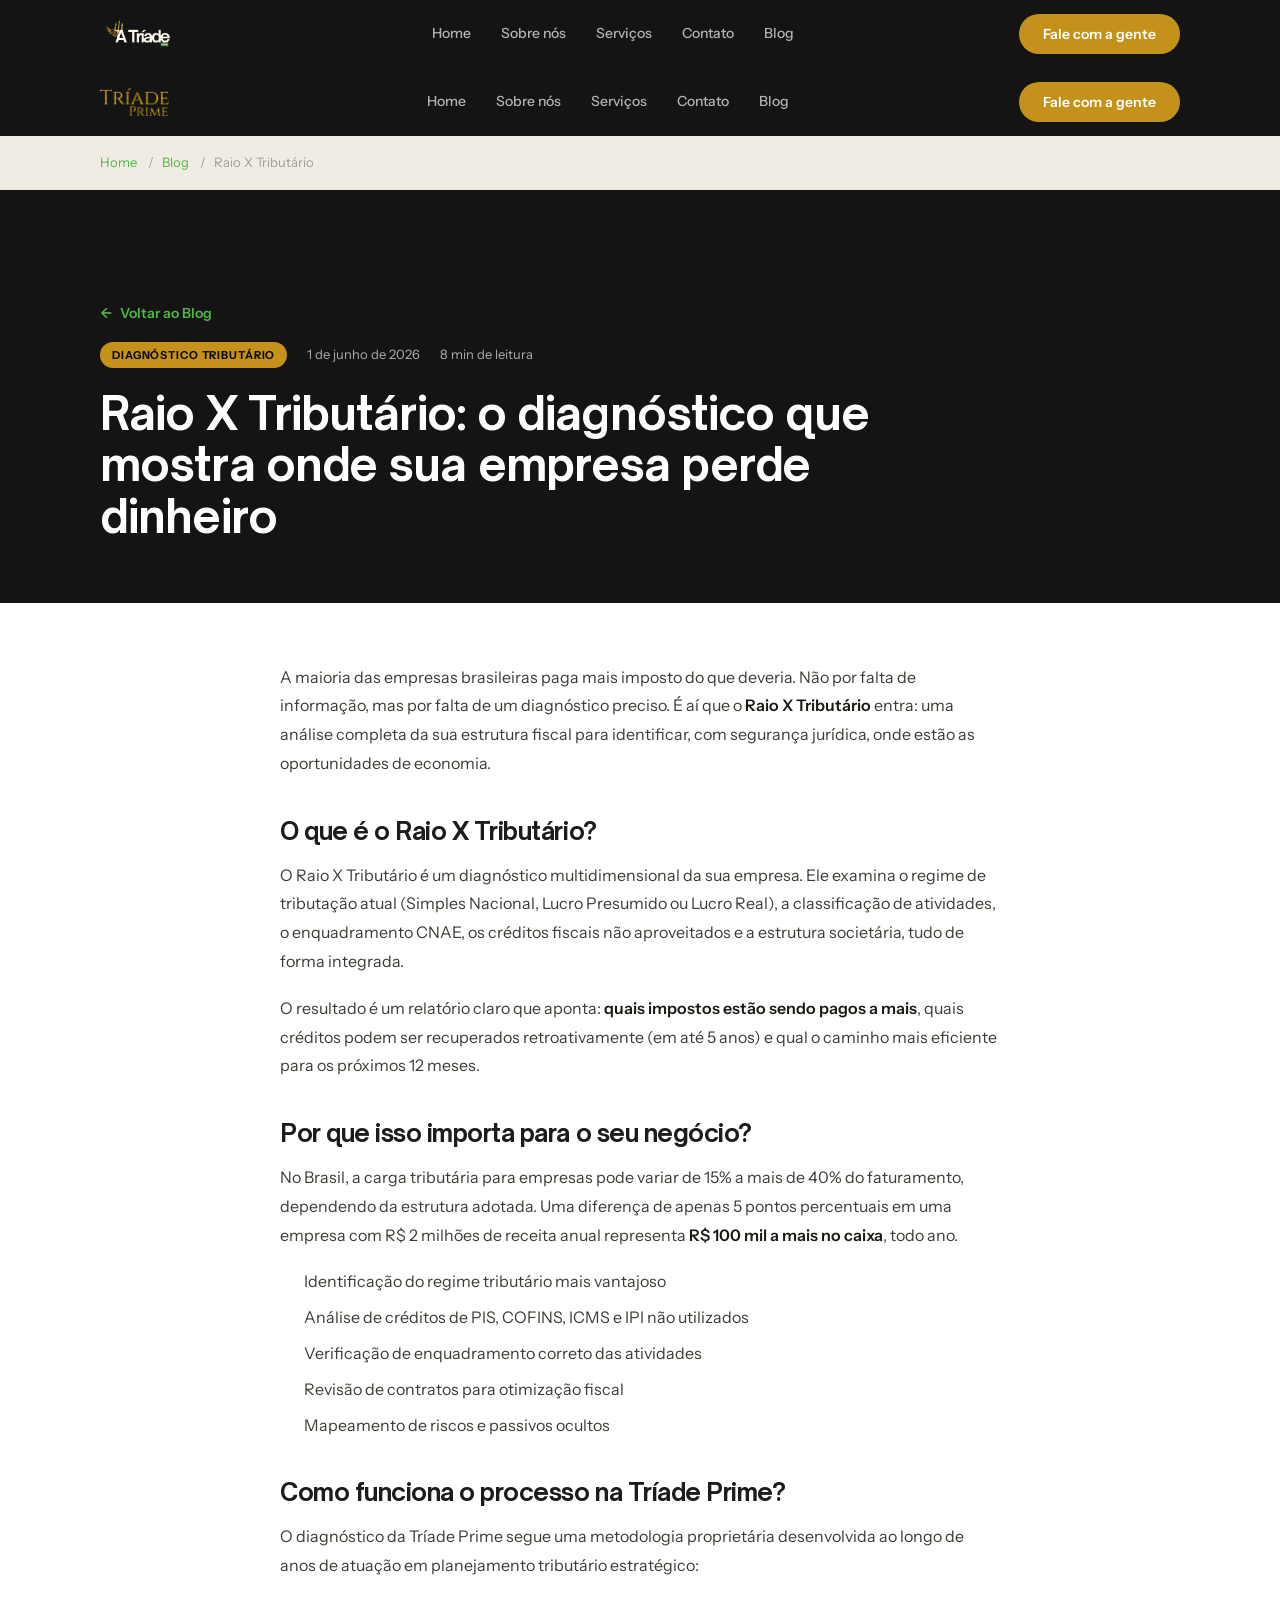
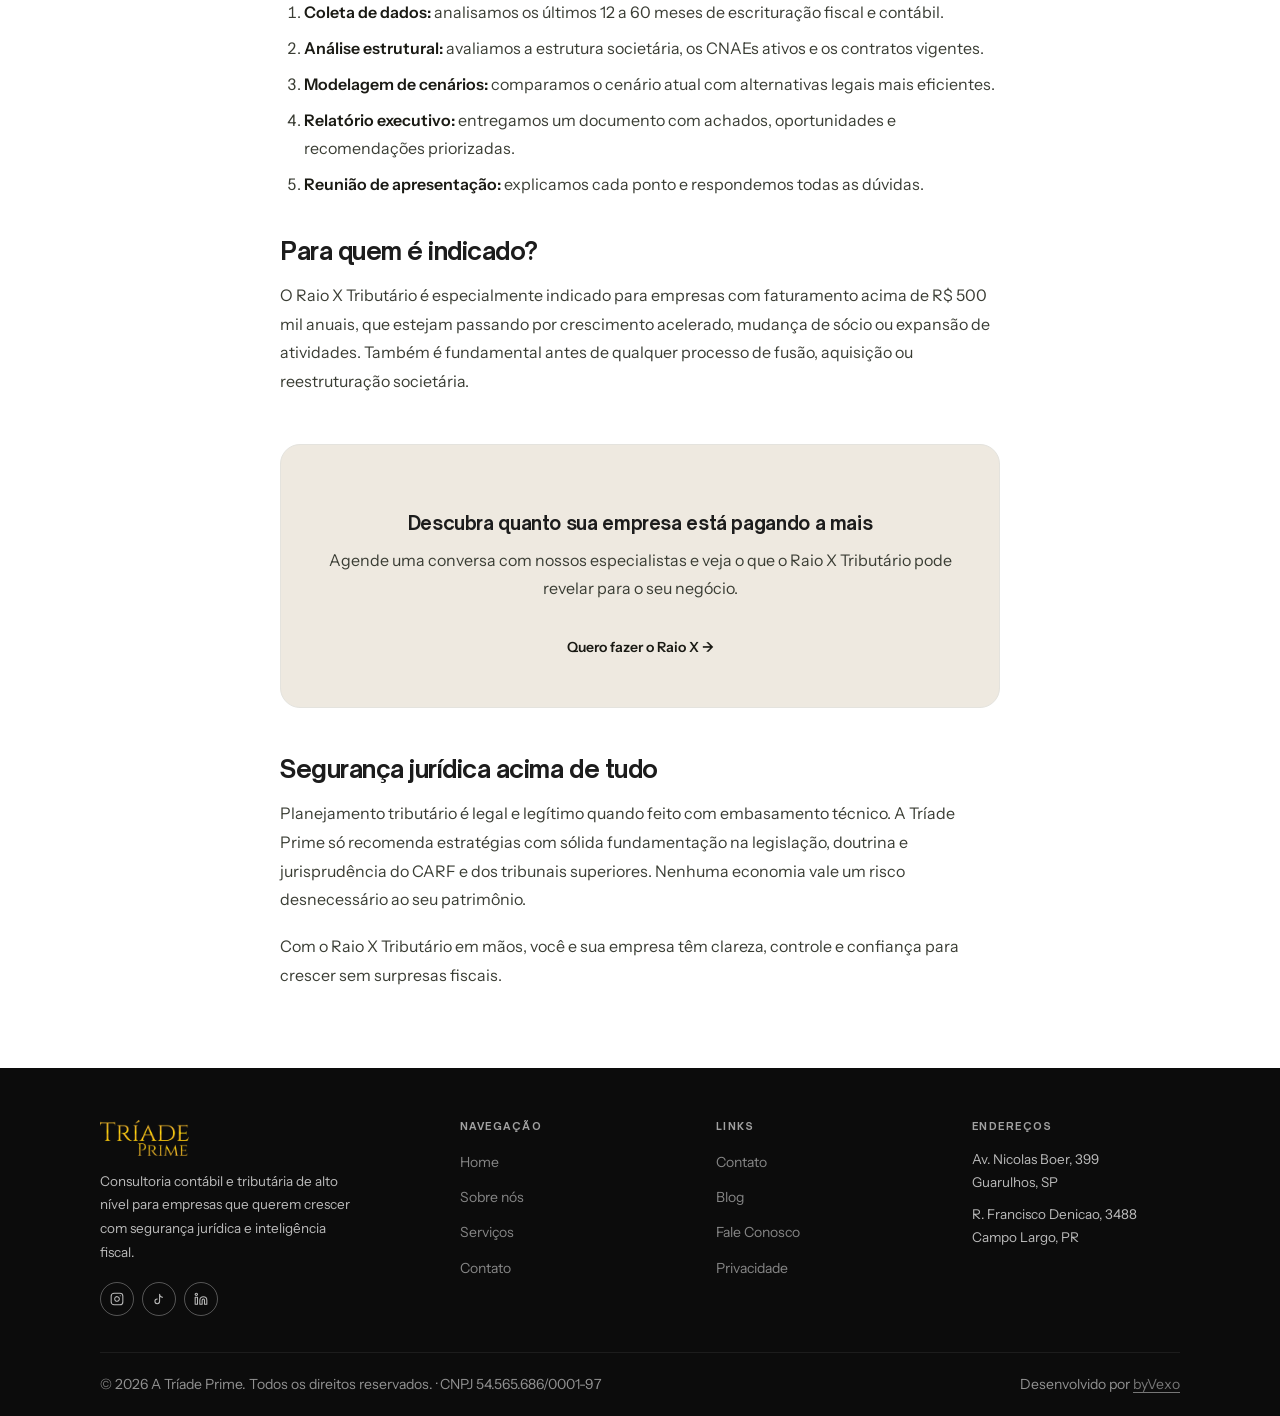
<file: blog/raio-x-tributario-diagnostico.html>
﻿<!DOCTYPE html>
<html lang="pt-BR" hreflang="pt-BR">
<head>
<meta charset="UTF-8"/>
<meta name="robots" content="index, follow"/>
<meta name="viewport" content="width=device-width,initial-scale=1.0"/>
<meta name="theme-color" content="#141414"/>
<title>Raio X Tributário: o diagnóstico que mostra onde sua empresa perde dinheiro · Tríade Prime</title>
<meta name="description" content="Entenda o que é o Raio X Tributário, como funciona o diagnóstico e por que ele é o primeiro passo para reduzir impostos com segurança jurídica."/>
<meta name="keywords" content="raio x tributário, diagnóstico tributário, planejamento fiscal, reduzir impostos, elisão fiscal, Tríade Prime"/>
<link rel="canonical" href="https://www.triadeprime.com.br/blog/raio-x-tributario-diagnostico"/>
<meta property="og:type" content="article"/>
<meta property="og:locale" content="pt_BR"/>
<meta property="og:title" content="Raio X Tributário: o diagnóstico que mostra onde sua empresa perde dinheiro"/>
<meta property="og:description" content="Entenda o que é o Raio X Tributário e por que ele é o primeiro passo para reduzir impostos com segurança jurídica."/>
<meta property="og:image" content="https://www.triadeprime.com.br/og-blog.jpg"/>
<meta property="og:url" content="https://www.triadeprime.com.br/blog/raio-x-tributario-diagnostico"/>
<meta name="twitter:card" content="summary_large_image"/>
<meta name="twitter:title" content="Raio X Tributário: o diagnóstico que mostra onde sua empresa perde dinheiro"/>
<meta name="twitter:description" content="Entenda o que é o Raio X Tributário e por que ele é o primeiro passo para reduzir impostos com segurança jurídica."/>
<meta name="twitter:image" content="https://www.triadeprime.com.br/og-blog.jpg"/>
<link rel="preconnect" href="https://fonts.googleapis.com"/>
<link rel="preconnect" href="https://fonts.gstatic.com" crossorigin/>
<link href="https://fonts.googleapis.com/css2?family=Instrument+Sans:ital,wght@0,400;0,500;0,600;0,700;1,400;1,600&display=swap" rel="stylesheet"/>
<style>
/* TOKENS */
:root{
  --g9:#0c0c0c; --g8:#141414; --g7:#1c1c1c; --g6:#4db840; --g5:#3d7a30;
  --g2:#c4d4ba; --g1:#dce8d4; --g0:#eee9e0;
  --au:#c4911a; --au2:#d9a832; --au3:#ecc95a;
  --ink:#1a1a14; --mid:#44473e; --faint:#9aa094;
  --rule:#e4e3de; --paper:#f0ece3; --white:#ffffff;
  --f:'Instrument Sans',system-ui,sans-serif;
  --r8:8px; --r14:14px; --r20:20px; --r28:28px; --rp:9999px;
  --ease:cubic-bezier(.4,0,.2,1);
}
*{box-sizing:border-box;margin:0;padding:0;}
html{-webkit-font-smoothing:antialiased;scroll-behavior:smooth;}
body{font-family:var(--f);font-size:16px;line-height:1.65;color:var(--ink);background:var(--white);overflow-x:hidden;}
img{display:block;max-width:100%;height:auto;}
a{color:inherit;text-decoration:none;}

/* LAYOUT */
.w{max-width:1160px;margin:0 auto;padding:0 20px;}
@media(min-width:600px){.w{padding:0 32px;}}
@media(min-width:1000px){.w{padding:0 40px;}}

/* TYPE — base */
h1,h2,h3,h4{font-family:var(--f);font-weight:700;color:var(--ink);letter-spacing:-.02em;line-height:1.15;}
p{line-height:1.7;}

/* KEY RULE: dark sections force all text white */
.dark-sec{background:var(--g8);}
.dark-sec,
.dark-sec h1,.dark-sec h2,.dark-sec h3,.dark-sec h4,.dark-sec p,
.dark-sec span,.dark-sec li,.dark-sec label{color:var(--white);}
.dark-sec em{color:var(--g6) !important;}
.dark-sec .sub{color:rgba(255,255,255,.75) !important;}
.dark-sec .faint-txt{color:rgba(255,255,255,.65) !important;}

/* Eyebrow */
.eyebrow{
  display:inline-flex;align-items:center;gap:7px;
  font-size:11.5px;font-weight:700;letter-spacing:.13em;text-transform:uppercase;color:var(--g6);
}
.eyebrow::before{content:'';width:5px;height:5px;border-radius:50%;background:var(--au);}
.dark-sec .eyebrow{color:rgba(255,255,255,.8);}
.dark-sec .eyebrow::before{background:var(--au2);}
em{font-style:normal;font-weight:700;color:var(--g6);}

/* BUTTONS */
.btn{
  display:inline-flex;align-items:center;gap:8px;
  font-family:var(--f);font-size:14px;font-weight:600;line-height:1;
  padding:13px 24px;border-radius:var(--rp);border:none;cursor:pointer;
  transition:transform .22s var(--ease),box-shadow .22s,background .22s,border-color .22s;
  white-space:nowrap;
}
.btn:active{transform:scale(.97);}
.btn-dk{background:var(--g8);color:var(--white);}
.btn-dk:hover{background:var(--g7);box-shadow:0 5px 18px rgba(14,24,18,.28);}
.btn-au{background:var(--au);color:var(--white);}
.btn-au:hover{background:var(--au2);box-shadow:0 5px 18px rgba(196,145,26,.32);}
.btn-ln{background:transparent;color:var(--ink);border:1.5px solid var(--rule);}
.btn-ln:hover{border-color:var(--g6);color:var(--g6);}
.btn-ln-w{background:transparent;color:var(--white);border:1.5px solid rgba(255,255,255,.28);}
.btn-ln-w:hover{border-color:rgba(255,255,255,.65);}

/* REVEAL */
.rv{opacity:1;transform:none;transition:opacity .55s var(--ease),transform .55s var(--ease);}
.js-on .rv{opacity:0;transform:translateY(16px);}
.rv.in{opacity:1 !important;transform:none !important;}
.rv.d1{transition-delay:.1s;}.rv.d2{transition-delay:.2s;}.rv.d3{transition-delay:.3s;}

/* HEADER */
.hdr{position:sticky;top:0;z-index:900;background:var(--g8);}
.hdr-in{max-width:1160px;margin:0 auto;padding:0 20px;height:68px;display:flex;align-items:center;}
@media(min-width:600px){.hdr-in{padding:0 32px;}}
@media(min-width:1000px){.hdr-in{padding:0 40px;}}
.hdr-logo img{height:28px;width:auto;}
.hdr-nav{display:none;gap:2px;}
.hdr-nav a{font-size:14px;font-weight:500;color:rgba(255,255,255,.68);padding:8px 14px;border-radius:var(--rp);transition:.2s;}
.hdr-nav a:hover{color:var(--white);background:rgba(255,255,255,.07);}
.hdr-cta{display:none;}
.hdr-tog{margin-left:auto;background:none;border:none;cursor:pointer;display:flex;flex-direction:column;gap:5px;padding:6px;}
.hdr-tog span{display:block;width:22px;height:2px;background:var(--white);border-radius:2px;transition:.25s;}
.mob-nav{display:none;position:fixed;top:68px;inset:68px 0 0;background:var(--g8);z-index:899;padding:24px 20px;flex-direction:column;}
.mob-nav.open{display:flex;}
.mob-nav a{font-size:19px;font-weight:600;color:rgba(255,255,255,.8);padding:16px 6px;border-bottom:1px solid rgba(255,255,255,.07);transition:color .2s;}
.mob-nav a:hover{color:var(--au3);}
.mob-nav .btn{margin-top:24px;align-self:flex-start;}
@media(min-width:860px){
  .hdr-nav{display:flex;flex:1;justify-content:center;} .hdr-cta{display:inline-flex;} .hdr-tog{display:none;}
}

/* PAGE HERO */
.pg-hero{
  background:var(--g8);padding:44px 0 48px;
  position:relative;overflow:hidden;
}
@media(min-width:860px){.pg-hero{padding:80px 0 72px;}}
.pg-hero .w{position:relative;z-index:1;}
.pg-hero h1{color:var(--white);font-size:clamp(1.9rem,6vw,3rem);max-width:720px;margin-bottom:14px;}
.pg-hero em{color:var(--g6) !important;}
.pg-hero p{color:rgba(255,255,255,.78);font-size:16px;max-width:560px;line-height:1.78;}
.pg-hero .eyebrow{color:rgba(255,255,255,.8);margin-bottom:16px;}
.pg-hero .eyebrow::before{background:var(--au2);}
.trident-bg{
  position:absolute;
  right:-60px;top:50%;transform:translateY(-50%);
  width:min(460px,52vw);opacity:.2;
  pointer-events:none;
  filter:drop-shadow(0 0 30px rgba(201,162,39,.1));
}
@media(max-width:600px){
  .trident-bg{right:-80px;top:10%;transform:none;width:260px;opacity:.14;}
}

/* SECTIONS */
.sec{padding:60px 0;}
@media(min-width:860px){.sec{padding:96px 0;}}
.sec-lt{background:var(--white);}
.sec-pa{background:var(--paper);}
.sec-dk{background:var(--g8);}
.sec-dk .eyebrow{color:rgba(255,255,255,.8);}
.sec-dk .eyebrow::before{background:var(--au2);}
.sec-dk .sh p{color:rgba(255,255,255,.75);}
.sec-dk h2,.sec-dk h3,.sec-dk h4{color:var(--white);}
.sec-dk p{color:rgba(255,255,255,.8);}
.sec-dk em{color:var(--g6) !important;}

/* Section header */
.sh{margin-bottom:40px;}
.sh .eyebrow{margin-bottom:12px;}
.sh h2{font-size:clamp(1.6rem,4.5vw,2.4rem);margin-bottom:10px;}
.sh p{color:var(--mid);font-size:15px;line-height:1.75;max-width:580px;}
.sh.center{text-align:center;}
.sh.center p{margin:0 auto;}
.sec-dk .sh h2{color:var(--white);}
.sec-dk .sh p{color:rgba(255,255,255,.75);}

/* 2-col grid */
.grid2{display:grid;gap:36px;}
@media(min-width:760px){.grid2{grid-template-columns:1fr 1fr;gap:52px;align-items:center;}}
.grid3{display:grid;gap:16px;}
@media(min-width:640px){.grid3{grid-template-columns:repeat(2,1fr);}}
@media(min-width:900px){.grid3{grid-template-columns:repeat(3,1fr);}}

/* Card base */
.card{background:var(--white);border:1px solid var(--rule);border-radius:var(--r20);padding:28px 24px;transition:.28s var(--ease);}
.card:hover{transform:translateY(-3px);box-shadow:0 12px 36px rgba(14,24,18,.09);}
.card-dk{background:rgba(255,255,255,.04);border:1px solid rgba(255,255,255,.08);border-radius:var(--r20);padding:24px 20px;}
.card-dk h3,.card-dk h4{color:var(--white);}
.card-dk p{color:rgba(255,255,255,.8);}

/* Image blocks */
.img-block{border-radius:var(--r20);overflow:hidden;background:var(--g1);}
.img-block img{width:100%;height:100%;object-fit:cover;display:block;}
.img-block.ratio-4-3{aspect-ratio:4/3;}
.img-block.ratio-16-9{aspect-ratio:16/9;}
.img-block.ratio-3-4{aspect-ratio:3/4;}

/* Checklist */
.checks{list-style:none;display:flex;flex-direction:column;gap:10px;}
.checks li{display:flex;align-items:flex-start;gap:12px;font-size:14.5px;color:var(--mid);}
.ck{
  width:20px;height:20px;border-radius:50%;flex-shrink:0;margin-top:2px;
  background:var(--g0);border:1px solid var(--g2);
  background-image:url("data:image/svg+xml,%3Csvg xmlns='http://www.w3.org/2000/svg' viewBox='0 0 24 24' fill='none' stroke='%23376640' stroke-width='2.5' stroke-linecap='round' stroke-linejoin='round'%3E%3Cpath d='M20 6L9 17l-5-5'/%3E%3C/svg%3E");
  background-size:11px;background-position:center;background-repeat:no-repeat;
}
.ck-au{
  background:rgba(196,145,26,.12);border:1px solid rgba(196,145,26,.3);
  background-image:url("data:image/svg+xml,%3Csvg xmlns='http://www.w3.org/2000/svg' viewBox='0 0 24 24' fill='none' stroke='%23d9a832' stroke-width='2.5' stroke-linecap='round' stroke-linejoin='round'%3E%3Cpath d='M20 6L9 17l-5-5'/%3E%3C/svg%3E");
  background-size:11px;background-position:center;background-repeat:no-repeat;
}

/* Icon circle */
.ico{width:44px;height:44px;border-radius:50%;flex-shrink:0;display:flex;align-items:center;justify-content:center;}
.ico-g{background:var(--g0);border:1px solid var(--g2);}
.ico-au{background:rgba(196,145,26,.12);border:1px solid rgba(196,145,26,.25);}

/* CTA strip */
.cta-strip{
  background:var(--g8);border-radius:var(--r28);
  padding:44px 24px;text-align:center;position:relative;overflow:hidden;
}
@media(min-width:600px){.cta-strip{padding:60px 48px;}}
.cta-strip::after{content:'';position:absolute;inset:0;background:radial-gradient(ellipse 55% 65% at 80% 25%,rgba(196,145,26,.08) 0%,transparent 60%);pointer-events:none;}
.cta-strip h2{color:var(--white) !important;font-size:clamp(1.5rem,5vw,2.4rem);margin-bottom:10px;position:relative;}
.cta-strip h2 em{color:var(--g6) !important;}
.cta-strip p{color:rgba(255,255,255,.75) !important;max-width:420px;margin:0 auto 26px;font-size:15px;line-height:1.75;position:relative;}
.cta-btns{display:flex;justify-content:center;gap:10px;flex-wrap:wrap;position:relative;}
.sec-cta{padding:40px 0 64px;}
@media(min-width:860px){.sec-cta{padding:60px 0 96px;}}

/* Number stat */
.stat-num{font-size:2.2rem;font-weight:700;line-height:1;margin-bottom:6px;}
.stat-lbl{font-size:14px;line-height:1.5;}

/* FOOTER */
.ftr{background:var(--g9);padding:52px 0 0;}
.ftr-grid{display:grid;gap:36px;padding-bottom:36px;border-bottom:1px solid rgba(255,255,255,.07);}
@media(min-width:700px){.ftr-grid{grid-template-columns:1.5fr 1fr 1fr 1fr;gap:48px;}}
.ftr-logo img{height:36px;width:auto;margin-bottom:14px;filter:brightness(1.1);}
.ftr-desc{font-size:14px;color:rgba(255,255,255,.72);line-height:1.75;max-width:260px;margin-bottom:18px;}
.ftr-social{display:flex;gap:8px;}
.ftr-sl{width:34px;height:34px;border-radius:50%;border:1px solid rgba(255,255,255,.3);display:flex;align-items:center;justify-content:center;color:rgba(255,255,255,.72);transition:.22s;}
.ftr-sl:hover{border-color:var(--au2);color:var(--au2);}
.ftr-sl svg{width:14px;height:14px;}
.ftr-col h4{font-size:10.5px;font-weight:700;letter-spacing:.14em;text-transform:uppercase;color:rgba(255,255,255,.62);margin-bottom:16px;}
.ftr-col ul{display:flex;flex-direction:column;gap:9px;list-style:none;padding:0;}
.ftr-col a{font-size:14px;color:rgba(255,255,255,.5);transition:color .2s;}
.ftr-col a:hover{color:var(--white);}
.ftr-addr{font-size:14px;color:rgba(255,255,255,.72);line-height:1.7;}
.ftr-addr+.ftr-addr{margin-top:10px;}
.ftr-bot{padding:20px 0;display:flex;flex-direction:column;align-items:center;gap:8px;text-align:center;font-size:14px;color:rgba(255,255,255,.55);}
@media(min-width:700px){.ftr-bot{flex-direction:row;justify-content:space-between;text-align:left;}}
</style>

<link rel="stylesheet" href="../style.css">
<style>
.art-hero{background:var(--g8);padding:80px 0 60px;}
.art-hero h1{font-size:clamp(1.8rem,4vw,2.8rem);color:var(--white);max-width:800px;line-height:1.15;}
.art-meta{display:flex;gap:20px;align-items:center;margin-top:20px;flex-wrap:wrap;}
.art-meta span{font-size:13px;color:rgba(255,255,255,.65);}
.art-meta .tag{background:var(--au);color:var(--g9);padding:4px 12px;border-radius:99px;font-size:11px;font-weight:700;letter-spacing:.08em;text-transform:uppercase;}
.art-body{max-width:760px;margin:0 auto;padding:60px 20px;}
.art-body h2{font-size:1.5rem;margin:40px 0 16px;color:var(--g7);}
.art-body h3{font-size:1.15rem;margin:28px 0 12px;color:var(--g6);}
.art-body p{margin-bottom:18px;line-height:1.8;color:var(--mid);}
.art-body ul,.art-body ol{margin:0 0 20px 24px;color:var(--mid);}
.art-body li{margin-bottom:8px;line-height:1.75;}
.art-body strong{color:var(--ink);font-weight:600;}
.art-cta{background:var(--g0);border:1px solid var(--rule);border-radius:var(--r20);padding:40px;margin:48px 0;text-align:center;}
.art-cta h3{color:var(--g7);margin-bottom:12px;}
.art-cta p{margin-bottom:24px;}
.art-bc{padding:16px 20px;background:var(--paper);border-bottom:1px solid var(--rule);}
.art-bc ul{list-style:none;display:flex;gap:8px;flex-wrap:wrap;font-size:13px;color:var(--faint);}
.art-bc li:not(:last-child)::after{content:" /";margin-left:8px;}
.art-bc a{color:var(--g6);}
.art-back{display:inline-flex;align-items:center;gap:8px;font-size:14px;font-weight:600;color:var(--g6);margin:32px 0 0;}
.art-back::before{content:"←";}
</style>
<script type="application/ld+json">
{
  "@context": "https://schema.org",
  "@graph": [
    { "@type": "BreadcrumbList", "itemListElement": [
        { "@type": "ListItem", "position": 1, "name": "Home", "item": "https://www.triadeprime.com.br/" },
        { "@type": "ListItem", "position": 2, "name": "Blog", "item": "https://www.triadeprime.com.br/blog" },
        { "@type": "ListItem", "position": 3, "name": "Raio X Tributário", "item": "https://www.triadeprime.com.br/blog/raio-x-tributario-diagnostico" }
    ]},
    { "@type": "BlogPosting",
      "headline": "Raio X Tributário: o diagnóstico que mostra onde sua empresa perde dinheiro",
      "url": "https://www.triadeprime.com.br/blog/raio-x-tributario-diagnostico",
      "datePublished": "2026-06-01",
      "dateModified": "2026-06-23",
      "author": { "@type": "Person", "name": "Dr. Murylo", "url": "https://www.youtube.com/@drMurylo" },
      "publisher": { "@id": "https://www.triadeprime.com.br/#organization" },
      "description": "Entenda o que é o Raio X Tributário, como funciona o diagnóstico e por que ele é o primeiro passo para reduzir impostos com segurança jurídica.",
      "mainEntityOfPage": "https://www.triadeprime.com.br/blog/raio-x-tributario-diagnostico"
    }
  ]
}
</script>
<link rel="icon" type="image/png" sizes="32x32" href="../img/favicon-32.png">
<link rel="apple-touch-icon" href="../img/favicon-180.png">
</head>
<body>
<header class="hdr">
  <div class="hdr-in">
    <a href="/" aria-label="A Tríade Prime"><img class="hdr-logo" src="../img/Logo principal.png" alt="Tríade Prime" style="height:44px;width:auto;"></a>
    <nav class="hdr-nav" aria-label="Principal">
      <a href="/">Home</a><a href="/sobre-nos">Sobre nós</a><a href="/servicos">Serviços</a>
      <a href="/contato">Contato</a><a href="/blog">Blog</a>
    </nav>
    <a href="https://wa.me/5511974432211?text=Ol%C3%A1!%20Gostaria%20de%20falar%20com%20um%20especialista%20da%20Tr%C3%ADade%20Prime." target="_blank" rel="noopener" class="btn btn-au hdr-cta">Fale com a gente</a>
    <button class="hdr-tog" id="tog" aria-label="Abrir menu" aria-expanded="false">
      <span></span><span></span><span></span>
    </button>
  </div>
</header>
<nav class="mob-nav" id="mnav">
  <a href="/">Home</a><a href="/sobre-nos">Sobre nós</a><a href="/servicos">Serviços</a>
  <a href="/contato">Contato</a><a href="/blog">Blog</a>
  <a href="/contato" class="btn btn-au">Fale com a gente</a>
</nav>

<header class="hdr">
  <div class="hdr-in">
    <a href="/" aria-label="A Tríade Prime"><img class="hdr-logo" src="[data-uri]" alt="A Tríade Prime" width="140" height="56" style="height:28px;width:auto;"/></a>
    <nav class="hdr-nav" aria-label="Principal">
      <a href="/">Home</a><a href="/sobre-nos">Sobre nós</a><a href="/servicos">Serviços</a>
      <a href="https://wa.me/5511974432211?text=Ol%C3%A1!%20Vim%20pelo%20Blog%20da%20Tr%C3%ADade%20Prime%20e%20gostaria%20de%20falar%20com%20um%20especialista.">Contato</a><a href="/blog">Blog</a>
    </nav>
    <a href="https://wa.me/5511974432211?text=Ol%C3%A1!%20Vim%20pelo%20Blog%20da%20Tr%C3%ADade%20Prime%20e%20gostaria%20de%20falar%20com%20um%20especialista." class="btn btn-au hdr-cta">Fale com a gente</a>
    <button class="hdr-tog" id="tog" aria-label="Abrir menu" aria-expanded="false">
      <span></span><span></span><span></span>
    </button>
  </div>
</header>

<nav class="art-bc" aria-label="Breadcrumb">
  <div class="w"><ul>
    <li><a href="/">Home</a></li>
    <li><a href="/blog">Blog</a></li>
    <li>Raio X Tributário</li>
  </ul></div>
</nav>
<section class="art-hero dark-sec">
  <div class="w">
    <a class="art-back" href="/blog">Voltar ao Blog</a>
    <div class="art-meta" style="margin-top:16px;">
      <span class="tag">Diagnóstico Tributário</span>
      <span>1 de junho de 2026</span>
      <span>8 min de leitura</span>
    </div>
    <h1 style="margin-top:20px;">Raio X Tributário: o diagnóstico que mostra onde sua empresa perde dinheiro</h1>
  </div>
</section>
<main>
  <article class="art-body">
    <p>A maioria das empresas brasileiras paga mais imposto do que deveria. Não por falta de informação, mas por falta de um diagnóstico preciso. É aí que o <strong>Raio X Tributário</strong> entra: uma análise completa da sua estrutura fiscal para identificar, com segurança jurídica, onde estão as oportunidades de economia.</p>

    <h2>O que é o Raio X Tributário?</h2>
    <p>O Raio X Tributário é um diagnóstico multidimensional da sua empresa. Ele examina o regime de tributação atual (Simples Nacional, Lucro Presumido ou Lucro Real), a classificação de atividades, o enquadramento CNAE, os créditos fiscais não aproveitados e a estrutura societária, tudo de forma integrada.</p>
    <p>O resultado é um relatório claro que aponta: <strong>quais impostos estão sendo pagos a mais</strong>, quais créditos podem ser recuperados retroativamente (em até 5 anos) e qual o caminho mais eficiente para os próximos 12 meses.</p>

    <h2>Por que isso importa para o seu negócio?</h2>
    <p>No Brasil, a carga tributária para empresas pode variar de 15% a mais de 40% do faturamento, dependendo da estrutura adotada. Uma diferença de apenas 5 pontos percentuais em uma empresa com R$ 2 milhões de receita anual representa <strong>R$ 100 mil a mais no caixa</strong>, todo ano.</p>
    <ul>
      <li>Identificação do regime tributário mais vantajoso</li>
      <li>Análise de créditos de PIS, COFINS, ICMS e IPI não utilizados</li>
      <li>Verificação de enquadramento correto das atividades</li>
      <li>Revisão de contratos para otimização fiscal</li>
      <li>Mapeamento de riscos e passivos ocultos</li>
    </ul>

    <h2>Como funciona o processo na Tríade Prime?</h2>
    <p>O diagnóstico da Tríade Prime segue uma metodologia proprietária desenvolvida ao longo de anos de atuação em planejamento tributário estratégico:</p>
    <ol>
      <li><strong>Coleta de dados:</strong> analisamos os últimos 12 a 60 meses de escrituração fiscal e contábil.</li>
      <li><strong>Análise estrutural:</strong> avaliamos a estrutura societária, os CNAEs ativos e os contratos vigentes.</li>
      <li><strong>Modelagem de cenários:</strong> comparamos o cenário atual com alternativas legais mais eficientes.</li>
      <li><strong>Relatório executivo:</strong> entregamos um documento com achados, oportunidades e recomendações priorizadas.</li>
      <li><strong>Reunião de apresentação:</strong> explicamos cada ponto e respondemos todas as dúvidas.</li>
    </ol>

    <h2>Para quem é indicado?</h2>
    <p>O Raio X Tributário é especialmente indicado para empresas com faturamento acima de R$ 500 mil anuais, que estejam passando por crescimento acelerado, mudança de sócio ou expansão de atividades. Também é fundamental antes de qualquer processo de fusão, aquisição ou reestruturação societária.</p>

    <div class="art-cta">
      <h3>Descubra quanto sua empresa está pagando a mais</h3>
      <p>Agende uma conversa com nossos especialistas e veja o que o Raio X Tributário pode revelar para o seu negócio.</p>
      <a href="https://wa.me/5511974432211?text=Ol%C3%A1!%20Quero%20saber%20mais%20sobre%20o%20Raio%20X%20Tribut%C3%A1rio." class="btn btn-g" target="_blank" rel="noopener">Quero fazer o Raio X →</a>
    </div>

    <h2>Segurança jurídica acima de tudo</h2>
    <p>Planejamento tributário é legal e legítimo quando feito com embasamento técnico. A Tríade Prime só recomenda estratégias com sólida fundamentação na legislação, doutrina e jurisprudência do CARF e dos tribunais superiores. Nenhuma economia vale um risco desnecessário ao seu patrimônio.</p>
    <p>Com o Raio X Tributário em mãos, você e sua empresa têm clareza, controle e confiança para crescer sem surpresas fiscais.</p>
  </article>
</main>
<footer class="ftr">
  <div class="w">
    <div class="ftr-grid">
      <div>
        <div class="ftr-logo"><img src="[data-uri]" alt="A Tríade Prime" width="130" height="52"/></div>
        <p class="ftr-desc">Consultoria contábil e tributária de alto nível para empresas que querem crescer com segurança jurídica e inteligência fiscal.</p>
        <div class="ftr-social">
          <a href="#" class="ftr-sl" aria-label="Instagram"><svg viewBox="0 0 24 24" fill="none" stroke="currentColor" stroke-width="1.8" stroke-linecap="round" stroke-linejoin="round"><rect x="2" y="2" width="20" height="20" rx="5"/><path d="M16 11.37A4 4 0 1112.63 8 4 4 0 0116 11.37z"/><line x1="17.5" y1="6.5" x2="17.51" y2="6.5"/></svg></a>
          <a href="#" class="ftr-sl" aria-label="TikTok"><svg viewBox="0 0 24 24" fill="none" stroke="currentColor" stroke-width="1.8" stroke-linecap="round" stroke-linejoin="round"><path d="M9 12a4 4 0 104 4V4a5 5 0 005 5"/></svg></a>
          <a href="#" class="ftr-sl" aria-label="LinkedIn"><svg viewBox="0 0 24 24" fill="none" stroke="currentColor" stroke-width="1.8" stroke-linecap="round" stroke-linejoin="round"><path d="M16 8a6 6 0 016 6v7h-4v-7a2 2 0 00-2-2 2 2 0 00-2 2v7h-4v-7a6 6 0 016-6z"/><rect x="2" y="9" width="4" height="12"/><circle cx="4" cy="4" r="2"/></svg></a>
        </div>
      </div>
      <div class="ftr-col"><h4>Navegação</h4><ul>
        <li><a href="/">Home</a></li><li><a href="/sobre-nos">Sobre nós</a></li>
        <li><a href="/servicos">Serviços</a></li><li><a href="https://wa.me/5511974432211?text=Ol%C3%A1!%20Vim%20pelo%20Blog%20da%20Tr%C3%ADade%20Prime%20e%20gostaria%20de%20falar%20com%20um%20especialista.">Contato</a></li>
      </ul></div>
      <div class="ftr-col"><h4>Links</h4><ul>
        <li><a href="https://wa.me/5511974432211?text=Ol%C3%A1!%20Vim%20pelo%20Blog%20da%20Tr%C3%ADade%20Prime%20e%20gostaria%20de%20falar%20com%20um%20especialista.">Contato</a></li><li><a href="/blog">Blog</a></li>
        <li><a href="https://wa.me/5511974432211?text=Ol%C3%A1!%20Vim%20pelo%20Blog%20da%20Tr%C3%ADade%20Prime%20e%20gostaria%20de%20falar%20com%20um%20especialista.">Fale Conosco</a></li><li><a href="/politica-de-privacidade">Privacidade</a></li>
      </ul></div>
      <div class="ftr-col"><h4>Endereços</h4>
        <p class="ftr-addr">Av. Nicolas Boer, 399<br>Guarulhos, SP</p>
        <p class="ftr-addr">R. Francisco Denicao, 3488<br>Campo Largo, PR</p>
      </div>
    </div>
    <div class="ftr-bot">
      <span>© 2026 A Tríade Prime. Todos os direitos reservados. · CNPJ 54.565.686/0001-97</span>
      <span>Desenvolvido por <a href="https://byvexo.com.br/" target="_blank" rel="noopener" style="color:inherit;text-decoration:underline;text-underline-offset:3px;opacity:.8;">byVexo</a></span>
    </div>
  </div>
</footer>

</body>
</html>
</file>
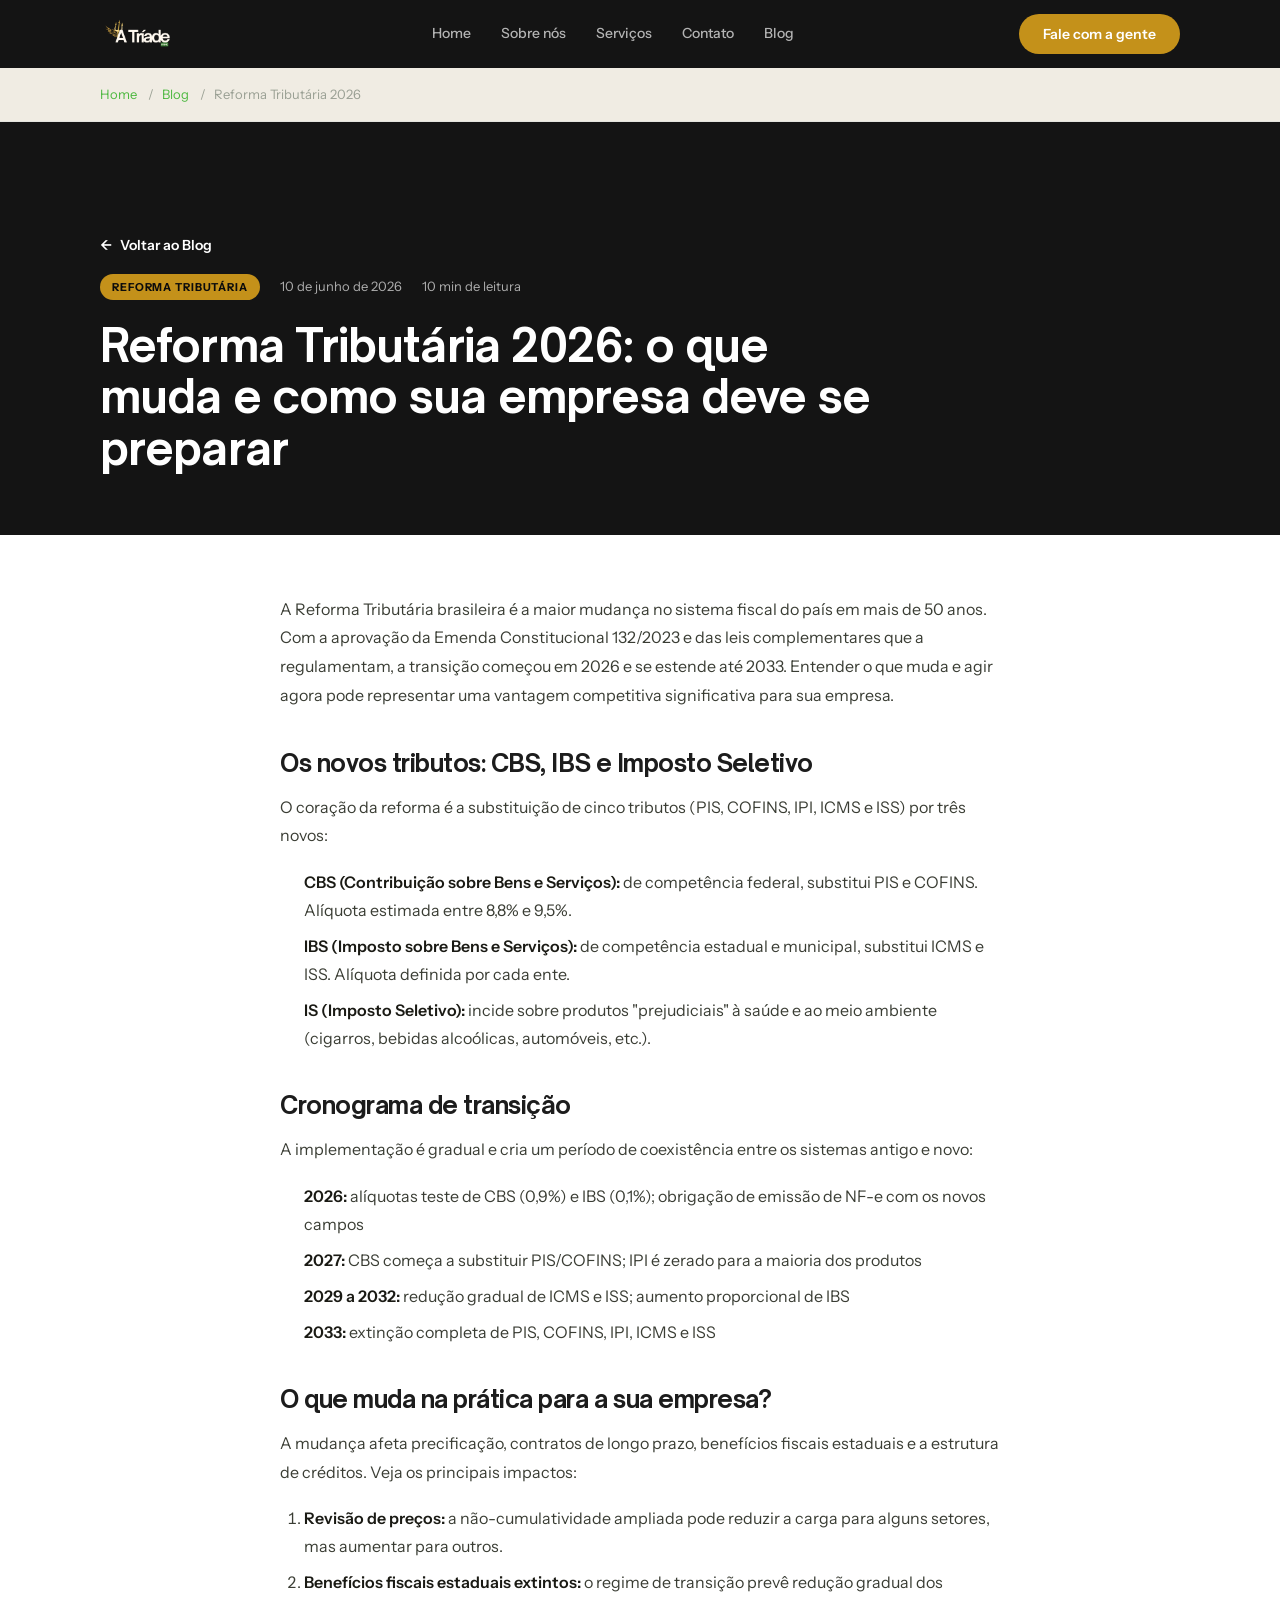
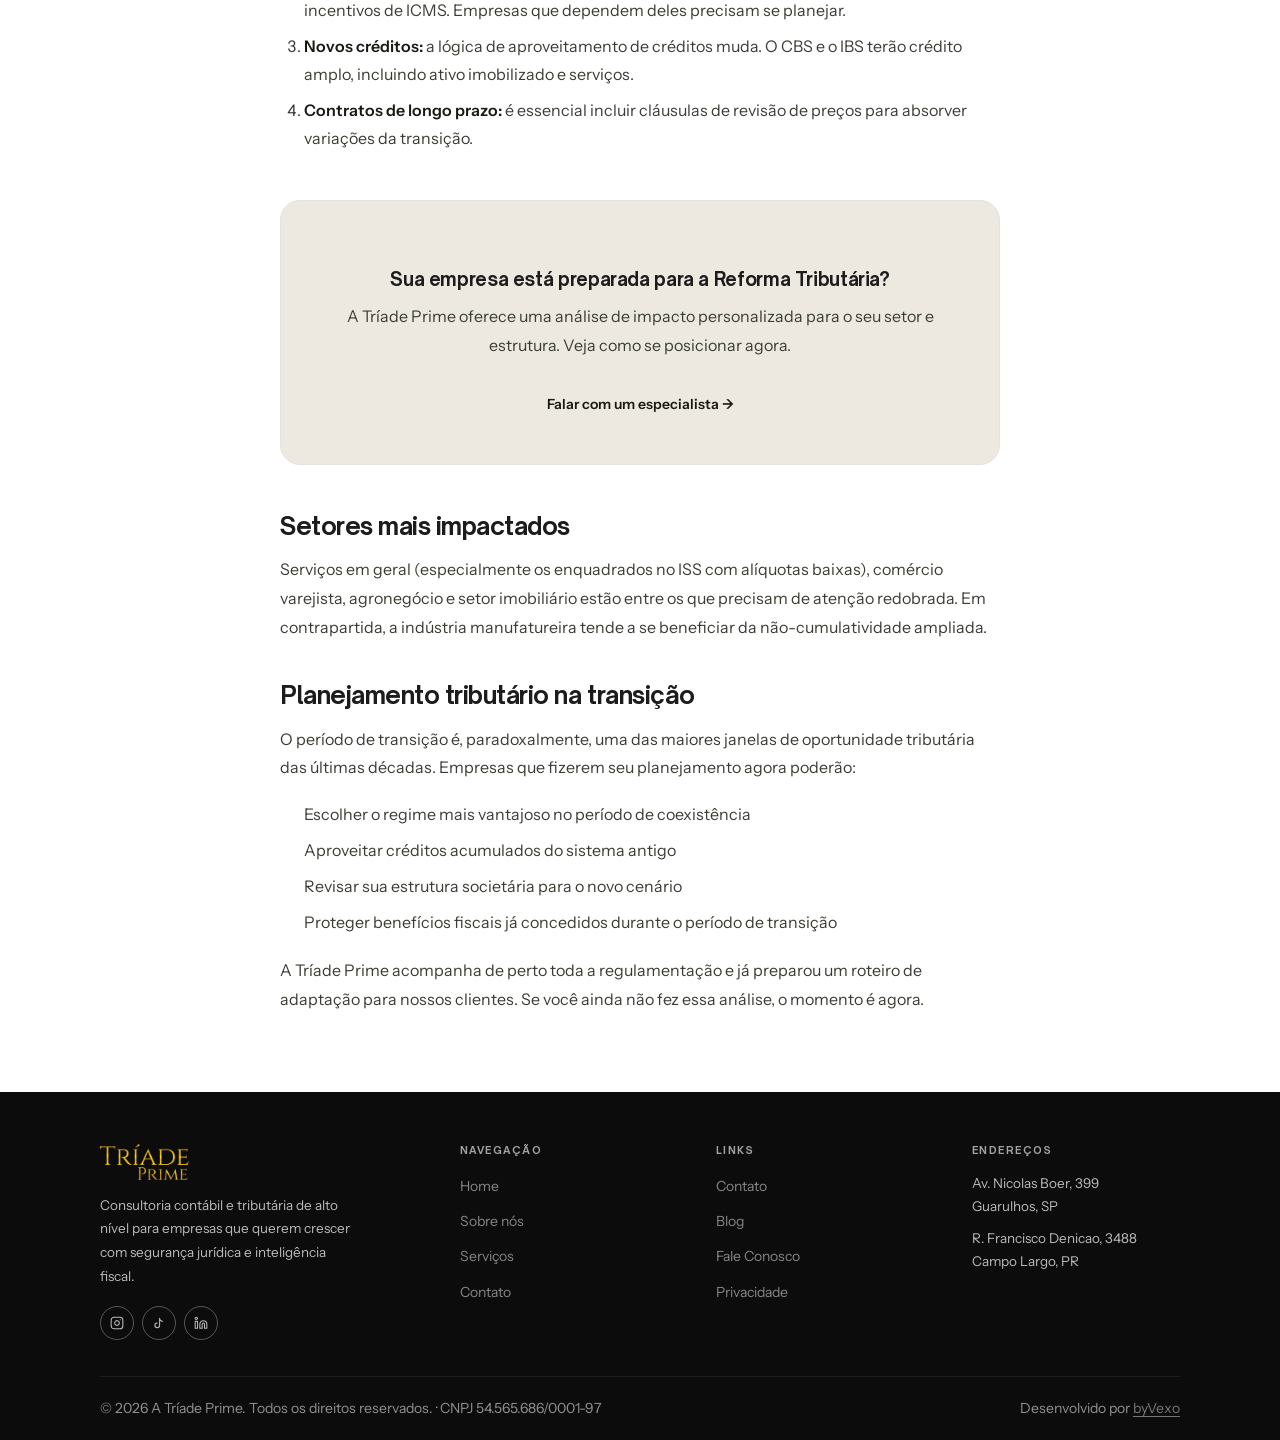
<file: blog/reforma-tributaria-2026.html>
﻿<!DOCTYPE html>
<html lang="pt-BR" hreflang="pt-BR">
<head>
<meta charset="UTF-8"/>
<meta name="robots" content="index, follow"/>
<meta name="viewport" content="width=device-width,initial-scale=1.0"/>
<meta name="theme-color" content="#141414"/>
<title>Reforma Tributária 2026: o que muda e como sua empresa deve se preparar · Tríade Prime</title>
<meta name="description" content="A Reforma Tributária já é lei. CBS, IBS e Imposto Seletivo entram em vigor de forma gradual até 2033. Saiba o que muda e como proteger o lucro da sua empresa."/>
<meta name="keywords" content="reforma tributária 2026, CBS, IBS, imposto seletivo, dual VAT, planejamento tributário reforma, transição fiscal"/>
<link rel="canonical" href="https://www.triadeprime.com.br/blog/reforma-tributaria-2026"/>
<meta property="og:type" content="article"/>
<meta property="og:locale" content="pt_BR"/>
<meta property="og:title" content="Reforma Tributária 2026: o que muda e como sua empresa deve se preparar"/>
<meta property="og:description" content="CBS, IBS e IS entram em vigor gradualmente. Saiba o que muda e como proteger o lucro da sua empresa."/>
<meta property="og:image" content="https://www.triadeprime.com.br/og-blog.jpg"/>
<meta property="og:url" content="https://www.triadeprime.com.br/blog/reforma-tributaria-2026"/>
<meta name="twitter:card" content="summary_large_image"/>
<meta name="twitter:title" content="Reforma Tributária 2026: o que muda e como sua empresa deve se preparar"/>
<meta name="twitter:description" content="CBS, IBS e IS entram em vigor gradualmente. Saiba o que muda e como proteger o lucro da sua empresa."/>
<meta name="twitter:image" content="https://www.triadeprime.com.br/og-blog.jpg"/>
<link rel="preconnect" href="https://fonts.googleapis.com"/>
<link rel="preconnect" href="https://fonts.gstatic.com" crossorigin/>
<link href="https://fonts.googleapis.com/css2?family=Instrument+Sans:ital,wght@0,400;0,500;0,600;0,700;1,400;1,600&display=swap" rel="stylesheet"/>
<style>
/* TOKENS */
:root{
  --g9:#0c0c0c; --g8:#141414; --g7:#1c1c1c; --g6:#4db840; --g5:#3d7a30;
  --g2:#c4d4ba; --g1:#dce8d4; --g0:#eee9e0;
  --au:#c4911a; --au2:#d9a832; --au3:#ecc95a;
  --ink:#1a1a14; --mid:#44473e; --faint:#9aa094;
  --rule:#e4e3de; --paper:#f0ece3; --white:#ffffff;
  --f:'Instrument Sans',system-ui,sans-serif;
  --r8:8px; --r14:14px; --r20:20px; --r28:28px; --rp:9999px;
  --ease:cubic-bezier(.4,0,.2,1);
}
*{box-sizing:border-box;margin:0;padding:0;}
html{-webkit-font-smoothing:antialiased;scroll-behavior:smooth;}
body{font-family:var(--f);font-size:16px;line-height:1.65;color:var(--ink);background:var(--white);overflow-x:hidden;}
img{display:block;max-width:100%;height:auto;}
a{color:inherit;text-decoration:none;}

/* LAYOUT */
.w{max-width:1160px;margin:0 auto;padding:0 20px;}
@media(min-width:600px){.w{padding:0 32px;}}
@media(min-width:1000px){.w{padding:0 40px;}}

/* TYPE — base */
h1,h2,h3,h4{font-family:var(--f);font-weight:700;color:var(--ink);letter-spacing:-.02em;line-height:1.15;}
p{line-height:1.7;}

/* KEY RULE: dark sections force all text white */
.dark-sec{background:var(--g8);}
.dark-sec,
.dark-sec h1,.dark-sec h2,.dark-sec h3,.dark-sec h4,.dark-sec p,
.dark-sec span,.dark-sec li,.dark-sec label{color:var(--white);}
.dark-sec em{color:var(--g6) !important;}
.dark-sec .sub{color:rgba(255,255,255,.75) !important;}
.dark-sec .faint-txt{color:rgba(255,255,255,.65) !important;}

/* Eyebrow */
.eyebrow{
  display:inline-flex;align-items:center;gap:7px;
  font-size:11.5px;font-weight:700;letter-spacing:.13em;text-transform:uppercase;color:var(--g6);
}
.eyebrow::before{content:'';width:5px;height:5px;border-radius:50%;background:var(--au);}
.dark-sec .eyebrow{color:rgba(255,255,255,.8);}
.dark-sec .eyebrow::before{background:var(--au2);}
em{font-style:normal;font-weight:700;color:var(--g6);}

/* BUTTONS */
.btn{
  display:inline-flex;align-items:center;gap:8px;
  font-family:var(--f);font-size:14px;font-weight:600;line-height:1;
  padding:13px 24px;border-radius:var(--rp);border:none;cursor:pointer;
  transition:transform .22s var(--ease),box-shadow .22s,background .22s,border-color .22s;
  white-space:nowrap;
}
.btn:active{transform:scale(.97);}
.btn-dk{background:var(--g8);color:var(--white);}
.btn-dk:hover{background:var(--g7);box-shadow:0 5px 18px rgba(14,24,18,.28);}
.btn-au{background:var(--au);color:var(--white);}
.btn-au:hover{background:var(--au2);box-shadow:0 5px 18px rgba(196,145,26,.32);}
.btn-ln{background:transparent;color:var(--ink);border:1.5px solid var(--rule);}
.btn-ln:hover{border-color:var(--g6);color:var(--g6);}
.btn-ln-w{background:transparent;color:var(--white);border:1.5px solid rgba(255,255,255,.28);}
.btn-ln-w:hover{border-color:rgba(255,255,255,.65);}

/* REVEAL */
.rv{opacity:1;transform:none;transition:opacity .55s var(--ease),transform .55s var(--ease);}
.js-on .rv{opacity:0;transform:translateY(16px);}
.rv.in{opacity:1 !important;transform:none !important;}
.rv.d1{transition-delay:.1s;}.rv.d2{transition-delay:.2s;}.rv.d3{transition-delay:.3s;}

/* HEADER */
.hdr{position:sticky;top:0;z-index:900;background:var(--g8);}
.hdr-in{max-width:1160px;margin:0 auto;padding:0 20px;height:68px;display:flex;align-items:center;}
@media(min-width:600px){.hdr-in{padding:0 32px;}}
@media(min-width:1000px){.hdr-in{padding:0 40px;}}
.hdr-logo img{height:28px;width:auto;}
.hdr-nav{display:none;gap:2px;}
.hdr-nav a{font-size:14px;font-weight:500;color:rgba(255,255,255,.68);padding:8px 14px;border-radius:var(--rp);transition:.2s;}
.hdr-nav a:hover{color:var(--white);background:rgba(255,255,255,.07);}
.hdr-cta{display:none;}
.hdr-tog{margin-left:auto;background:none;border:none;cursor:pointer;display:flex;flex-direction:column;gap:5px;padding:6px;}
.hdr-tog span{display:block;width:22px;height:2px;background:var(--white);border-radius:2px;transition:.25s;}
.mob-nav{display:none;position:fixed;top:68px;inset:68px 0 0;background:var(--g8);z-index:899;padding:24px 20px;flex-direction:column;}
.mob-nav.open{display:flex;}
.mob-nav a{font-size:19px;font-weight:600;color:rgba(255,255,255,.8);padding:16px 6px;border-bottom:1px solid rgba(255,255,255,.07);transition:color .2s;}
.mob-nav a:hover{color:var(--au3);}
.mob-nav .btn{margin-top:24px;align-self:flex-start;}
@media(min-width:860px){
  .hdr-nav{display:flex;flex:1;justify-content:center;} .hdr-cta{display:inline-flex;} .hdr-tog{display:none;}
}

/* PAGE HERO */
.pg-hero{
  background:var(--g8);padding:44px 0 48px;
  position:relative;overflow:hidden;
}
@media(min-width:860px){.pg-hero{padding:80px 0 72px;}}
.pg-hero .w{position:relative;z-index:1;}
.pg-hero h1{color:var(--white);font-size:clamp(1.9rem,6vw,3rem);max-width:720px;margin-bottom:14px;}
.pg-hero em{color:var(--g6) !important;}
.pg-hero p{color:rgba(255,255,255,.78);font-size:16px;max-width:560px;line-height:1.78;}
.pg-hero .eyebrow{color:rgba(255,255,255,.8);margin-bottom:16px;}
.pg-hero .eyebrow::before{background:var(--au2);}
.trident-bg{
  position:absolute;
  right:-60px;top:50%;transform:translateY(-50%);
  width:min(460px,52vw);opacity:.2;
  pointer-events:none;
  filter:drop-shadow(0 0 30px rgba(201,162,39,.1));
}
@media(max-width:600px){
  .trident-bg{right:-80px;top:10%;transform:none;width:260px;opacity:.14;}
}

/* SECTIONS */
.sec{padding:60px 0;}
@media(min-width:860px){.sec{padding:96px 0;}}
.sec-lt{background:var(--white);}
.sec-pa{background:var(--paper);}
.sec-dk{background:var(--g8);}
.sec-dk .eyebrow{color:rgba(255,255,255,.8);}
.sec-dk .eyebrow::before{background:var(--au2);}
.sec-dk .sh p{color:rgba(255,255,255,.75);}
.sec-dk h2,.sec-dk h3,.sec-dk h4{color:var(--white);}
.sec-dk p{color:rgba(255,255,255,.8);}
.sec-dk em{color:var(--g6) !important;}

/* Section header */
.sh{margin-bottom:40px;}
.sh .eyebrow{margin-bottom:12px;}
.sh h2{font-size:clamp(1.6rem,4.5vw,2.4rem);margin-bottom:10px;}
.sh p{color:var(--mid);font-size:15px;line-height:1.75;max-width:580px;}
.sh.center{text-align:center;}
.sh.center p{margin:0 auto;}
.sec-dk .sh h2{color:var(--white);}
.sec-dk .sh p{color:rgba(255,255,255,.75);}

/* 2-col grid */
.grid2{display:grid;gap:36px;}
@media(min-width:760px){.grid2{grid-template-columns:1fr 1fr;gap:52px;align-items:center;}}
.grid3{display:grid;gap:16px;}
@media(min-width:640px){.grid3{grid-template-columns:repeat(2,1fr);}}
@media(min-width:900px){.grid3{grid-template-columns:repeat(3,1fr);}}

/* Card base */
.card{background:var(--white);border:1px solid var(--rule);border-radius:var(--r20);padding:28px 24px;transition:.28s var(--ease);}
.card:hover{transform:translateY(-3px);box-shadow:0 12px 36px rgba(14,24,18,.09);}
.card-dk{background:rgba(255,255,255,.04);border:1px solid rgba(255,255,255,.08);border-radius:var(--r20);padding:24px 20px;}
.card-dk h3,.card-dk h4{color:var(--white);}
.card-dk p{color:rgba(255,255,255,.8);}

/* Image blocks */
.img-block{border-radius:var(--r20);overflow:hidden;background:var(--g1);}
.img-block img{width:100%;height:100%;object-fit:cover;display:block;}
.img-block.ratio-4-3{aspect-ratio:4/3;}
.img-block.ratio-16-9{aspect-ratio:16/9;}
.img-block.ratio-3-4{aspect-ratio:3/4;}

/* Checklist */
.checks{list-style:none;display:flex;flex-direction:column;gap:10px;}
.checks li{display:flex;align-items:flex-start;gap:12px;font-size:14.5px;color:var(--mid);}
.ck{
  width:20px;height:20px;border-radius:50%;flex-shrink:0;margin-top:2px;
  background:var(--g0);border:1px solid var(--g2);
  background-image:url("data:image/svg+xml,%3Csvg xmlns='http://www.w3.org/2000/svg' viewBox='0 0 24 24' fill='none' stroke='%23376640' stroke-width='2.5' stroke-linecap='round' stroke-linejoin='round'%3E%3Cpath d='M20 6L9 17l-5-5'/%3E%3C/svg%3E");
  background-size:11px;background-position:center;background-repeat:no-repeat;
}
.ck-au{
  background:rgba(196,145,26,.12);border:1px solid rgba(196,145,26,.3);
  background-image:url("data:image/svg+xml,%3Csvg xmlns='http://www.w3.org/2000/svg' viewBox='0 0 24 24' fill='none' stroke='%23d9a832' stroke-width='2.5' stroke-linecap='round' stroke-linejoin='round'%3E%3Cpath d='M20 6L9 17l-5-5'/%3E%3C/svg%3E");
  background-size:11px;background-position:center;background-repeat:no-repeat;
}

/* Icon circle */
.ico{width:44px;height:44px;border-radius:50%;flex-shrink:0;display:flex;align-items:center;justify-content:center;}
.ico-g{background:var(--g0);border:1px solid var(--g2);}
.ico-au{background:rgba(196,145,26,.12);border:1px solid rgba(196,145,26,.25);}

/* CTA strip */
.cta-strip{
  background:var(--g8);border-radius:var(--r28);
  padding:44px 24px;text-align:center;position:relative;overflow:hidden;
}
@media(min-width:600px){.cta-strip{padding:60px 48px;}}
.cta-strip::after{content:'';position:absolute;inset:0;background:radial-gradient(ellipse 55% 65% at 80% 25%,rgba(196,145,26,.08) 0%,transparent 60%);pointer-events:none;}
.cta-strip h2{color:var(--white) !important;font-size:clamp(1.5rem,5vw,2.4rem);margin-bottom:10px;position:relative;}
.cta-strip h2 em{color:var(--g6) !important;}
.cta-strip p{color:rgba(255,255,255,.75) !important;max-width:420px;margin:0 auto 26px;font-size:15px;line-height:1.75;position:relative;}
.cta-btns{display:flex;justify-content:center;gap:10px;flex-wrap:wrap;position:relative;}
.sec-cta{padding:40px 0 64px;}
@media(min-width:860px){.sec-cta{padding:60px 0 96px;}}

/* Number stat */
.stat-num{font-size:2.2rem;font-weight:700;line-height:1;margin-bottom:6px;}
.stat-lbl{font-size:14px;line-height:1.5;}

/* FOOTER */
.ftr{background:var(--g9);padding:52px 0 0;}
.ftr-grid{display:grid;gap:36px;padding-bottom:36px;border-bottom:1px solid rgba(255,255,255,.07);}
@media(min-width:700px){.ftr-grid{grid-template-columns:1.5fr 1fr 1fr 1fr;gap:48px;}}
.ftr-logo img{height:36px;width:auto;margin-bottom:14px;filter:brightness(1.1);}
.ftr-desc{font-size:14px;color:rgba(255,255,255,.72);line-height:1.75;max-width:260px;margin-bottom:18px;}
.ftr-social{display:flex;gap:8px;}
.ftr-sl{width:34px;height:34px;border-radius:50%;border:1px solid rgba(255,255,255,.3);display:flex;align-items:center;justify-content:center;color:rgba(255,255,255,.72);transition:.22s;}
.ftr-sl:hover{border-color:var(--au2);color:var(--au2);}
.ftr-sl svg{width:14px;height:14px;}
.ftr-col h4{font-size:10.5px;font-weight:700;letter-spacing:.14em;text-transform:uppercase;color:rgba(255,255,255,.62);margin-bottom:16px;}
.ftr-col ul{display:flex;flex-direction:column;gap:9px;list-style:none;padding:0;}
.ftr-col a{font-size:14px;color:rgba(255,255,255,.5);transition:color .2s;}
.ftr-col a:hover{color:var(--white);}
.ftr-addr{font-size:14px;color:rgba(255,255,255,.72);line-height:1.7;}
.ftr-addr+.ftr-addr{margin-top:10px;}
.ftr-bot{padding:20px 0;display:flex;flex-direction:column;align-items:center;gap:8px;text-align:center;font-size:14px;color:rgba(255,255,255,.55);}
@media(min-width:700px){.ftr-bot{flex-direction:row;justify-content:space-between;text-align:left;}}
</style>

<link rel="stylesheet" href="../style.css">
<style>
.art-hero{background:var(--g8);padding:80px 0 60px;}
.art-hero h1{font-size:clamp(1.8rem,4vw,2.8rem);color:var(--white);max-width:800px;line-height:1.15;}
.art-meta{display:flex;gap:20px;align-items:center;margin-top:20px;flex-wrap:wrap;}
.art-meta span{font-size:13px;color:rgba(255,255,255,.65);}
.art-meta .tag{background:var(--au);color:var(--g9);padding:4px 12px;border-radius:99px;font-size:11px;font-weight:700;letter-spacing:.08em;text-transform:uppercase;}
.art-body{max-width:760px;margin:0 auto;padding:60px 20px;}
.art-body h2{font-size:1.5rem;margin:40px 0 16px;color:var(--g7);}
.art-body h3{font-size:1.15rem;margin:28px 0 12px;color:var(--g6);}
.art-body p{margin-bottom:18px;line-height:1.8;color:var(--mid);}
.art-body ul,.art-body ol{margin:0 0 20px 24px;color:var(--mid);}
.art-body li{margin-bottom:8px;line-height:1.75;}
.art-body strong{color:var(--ink);font-weight:600;}
.art-cta{background:var(--g0);border:1px solid var(--rule);border-radius:var(--r20);padding:40px;margin:48px 0;text-align:center;}
.art-cta h3{color:var(--g7);margin-bottom:12px;}
.art-cta p{margin-bottom:24px;}
.art-bc{padding:16px 20px;background:var(--paper);border-bottom:1px solid var(--rule);}
.art-bc ul{list-style:none;display:flex;gap:8px;flex-wrap:wrap;font-size:13px;color:var(--faint);}
.art-bc li:not(:last-child)::after{content:" /";margin-left:8px;}
.art-bc a{color:var(--g6);}
.art-back{display:inline-flex;align-items:center;gap:8px;font-size:14px;font-weight:600;color:var(--white);margin:32px 0 0;}
.art-back::before{content:"←";}
</style>
<script type="application/ld+json">
{
  "@context": "https://schema.org",
  "@graph": [
    { "@type": "BreadcrumbList", "itemListElement": [
        { "@type": "ListItem", "position": 1, "name": "Home", "item": "https://www.triadeprime.com.br/" },
        { "@type": "ListItem", "position": 2, "name": "Blog", "item": "https://www.triadeprime.com.br/blog" },
        { "@type": "ListItem", "position": 3, "name": "Reforma Tributária 2026", "item": "https://www.triadeprime.com.br/blog/reforma-tributaria-2026" }
    ]},
    { "@type": "BlogPosting",
      "headline": "Reforma Tributária 2026: o que muda e como sua empresa deve se preparar",
      "url": "https://www.triadeprime.com.br/blog/reforma-tributaria-2026",
      "datePublished": "2026-06-10",
      "dateModified": "2026-06-23",
      "author": { "@type": "Person", "name": "Dr. Murylo", "url": "https://www.youtube.com/@drMurylo" },
      "publisher": { "@id": "https://www.triadeprime.com.br/#organization" },
      "description": "A Reforma Tributária já é lei. Saiba o que muda com CBS, IBS e Imposto Seletivo e como proteger o lucro da sua empresa."
    }
  ]
}
</script>
<link rel="icon" type="image/png" sizes="32x32" href="../img/favicon-32.png">
<link rel="apple-touch-icon" href="../img/favicon-180.png">
</head>
<body>
<header class="hdr">
  <div class="hdr-in">
    <a href="/" aria-label="A Tríade Prime"><img class="hdr-logo" src="../img/Logo principal.png" alt="Tríade Prime" style="height:44px;width:auto;"></a>
    <nav class="hdr-nav" aria-label="Principal">
      <a href="/">Home</a><a href="/sobre-nos">Sobre nós</a><a href="/servicos">Serviços</a>
      <a href="/contato">Contato</a><a href="/blog">Blog</a>
    </nav>
    <a href="https://wa.me/5511974432211?text=Ol%C3%A1!%20Gostaria%20de%20falar%20com%20um%20especialista%20da%20Tr%C3%ADade%20Prime." target="_blank" rel="noopener" class="btn btn-au hdr-cta">Fale com a gente</a>
    <button class="hdr-tog" id="tog" aria-label="Abrir menu" aria-expanded="false">
      <span></span><span></span><span></span>
    </button>
  </div>
</header>
<nav class="mob-nav" id="mnav">
  <a href="/">Home</a><a href="/sobre-nos">Sobre nós</a><a href="/servicos">Serviços</a>
  <a href="/contato">Contato</a><a href="/blog">Blog</a>
  <a href="/contato" class="btn btn-au">Fale com a gente</a>
</nav>
<nav class="art-bc" aria-label="Breadcrumb">
  <div class="w"><ul>
    <li><a href="/">Home</a></li>
    <li><a href="/blog">Blog</a></li>
    <li>Reforma Tributária 2026</li>
  </ul></div>
</nav>
<section class="art-hero dark-sec">
  <div class="w">
    <a class="art-back" href="/blog">Voltar ao Blog</a>
    <div class="art-meta" style="margin-top:16px;">
      <span class="tag">Reforma Tributária</span>
      <span>10 de junho de 2026</span>
      <span>10 min de leitura</span>
    </div>
    <h1 style="margin-top:20px;">Reforma Tributária 2026: o que muda e como sua empresa deve se preparar</h1>
  </div>
</section>
<main>
  <article class="art-body">
    <p>A Reforma Tributária brasileira é a maior mudança no sistema fiscal do país em mais de 50 anos. Com a aprovação da Emenda Constitucional 132/2023 e das leis complementares que a regulamentam, a transição começou em 2026 e se estende até 2033. Entender o que muda e agir agora pode representar uma vantagem competitiva significativa para sua empresa.</p>

    <h2>Os novos tributos: CBS, IBS e Imposto Seletivo</h2>
    <p>O coração da reforma é a substituição de cinco tributos (PIS, COFINS, IPI, ICMS e ISS) por três novos:</p>
    <ul>
      <li><strong>CBS (Contribuição sobre Bens e Serviços):</strong> de competência federal, substitui PIS e COFINS. Alíquota estimada entre 8,8% e 9,5%.</li>
      <li><strong>IBS (Imposto sobre Bens e Serviços):</strong> de competência estadual e municipal, substitui ICMS e ISS. Alíquota definida por cada ente.</li>
      <li><strong>IS (Imposto Seletivo):</strong> incide sobre produtos "prejudiciais" à saúde e ao meio ambiente (cigarros, bebidas alcoólicas, automóveis, etc.).</li>
    </ul>

    <h2>Cronograma de transição</h2>
    <p>A implementação é gradual e cria um período de coexistência entre os sistemas antigo e novo:</p>
    <ul>
      <li><strong>2026:</strong> alíquotas teste de CBS (0,9%) e IBS (0,1%); obrigação de emissão de NF-e com os novos campos</li>
      <li><strong>2027:</strong> CBS começa a substituir PIS/COFINS; IPI é zerado para a maioria dos produtos</li>
      <li><strong>2029 a 2032:</strong> redução gradual de ICMS e ISS; aumento proporcional de IBS</li>
      <li><strong>2033:</strong> extinção completa de PIS, COFINS, IPI, ICMS e ISS</li>
    </ul>

    <h2>O que muda na prática para a sua empresa?</h2>
    <p>A mudança afeta precificação, contratos de longo prazo, benefícios fiscais estaduais e a estrutura de créditos. Veja os principais impactos:</p>
    <ol>
      <li><strong>Revisão de preços:</strong> a não-cumulatividade ampliada pode reduzir a carga para alguns setores, mas aumentar para outros.</li>
      <li><strong>Benefícios fiscais estaduais extintos:</strong> o regime de transição prevê redução gradual dos incentivos de ICMS. Empresas que dependem deles precisam se planejar.</li>
      <li><strong>Novos créditos:</strong> a lógica de aproveitamento de créditos muda. O CBS e o IBS terão crédito amplo, incluindo ativo imobilizado e serviços.</li>
      <li><strong>Contratos de longo prazo:</strong> é essencial incluir cláusulas de revisão de preços para absorver variações da transição.</li>
    </ol>

    <div class="art-cta">
      <h3>Sua empresa está preparada para a Reforma Tributária?</h3>
      <p>A Tríade Prime oferece uma análise de impacto personalizada para o seu setor e estrutura. Veja como se posicionar agora.</p>
      <a href="https://wa.me/5511974432211?text=Ol%C3%A1!%20Quero%20entender%20como%20a%20Reforma%20Tribut%C3%A1ria%202026%20afeta%20a%20minha%20empresa." class="btn btn-g" target="_blank" rel="noopener">Falar com um especialista →</a>
    </div>

    <h2>Setores mais impactados</h2>
    <p>Serviços em geral (especialmente os enquadrados no ISS com alíquotas baixas), comércio varejista, agronegócio e setor imobiliário estão entre os que precisam de atenção redobrada. Em contrapartida, a indústria manufatureira tende a se beneficiar da não-cumulatividade ampliada.</p>

    <h2>Planejamento tributário na transição</h2>
    <p>O período de transição é, paradoxalmente, uma das maiores janelas de oportunidade tributária das últimas décadas. Empresas que fizerem seu planejamento agora poderão:</p>
    <ul>
      <li>Escolher o regime mais vantajoso no período de coexistência</li>
      <li>Aproveitar créditos acumulados do sistema antigo</li>
      <li>Revisar sua estrutura societária para o novo cenário</li>
      <li>Proteger benefícios fiscais já concedidos durante o período de transição</li>
    </ul>
    <p>A Tríade Prime acompanha de perto toda a regulamentação e já preparou um roteiro de adaptação para nossos clientes. Se você ainda não fez essa análise, o momento é agora.</p>
  </article>
</main>
<footer class="ftr">
  <div class="w">
    <div class="ftr-grid">
      <div>
        <div class="ftr-logo"><img src="[data-uri]" alt="A Tríade Prime" width="130" height="52"/></div>
        <p class="ftr-desc">Consultoria contábil e tributária de alto nível para empresas que querem crescer com segurança jurídica e inteligência fiscal.</p>
        <div class="ftr-social">
          <a href="#" class="ftr-sl" aria-label="Instagram"><svg viewBox="0 0 24 24" fill="none" stroke="currentColor" stroke-width="1.8" stroke-linecap="round" stroke-linejoin="round"><rect x="2" y="2" width="20" height="20" rx="5"/><path d="M16 11.37A4 4 0 1112.63 8 4 4 0 0116 11.37z"/><line x1="17.5" y1="6.5" x2="17.51" y2="6.5"/></svg></a>
          <a href="#" class="ftr-sl" aria-label="TikTok"><svg viewBox="0 0 24 24" fill="none" stroke="currentColor" stroke-width="1.8" stroke-linecap="round" stroke-linejoin="round"><path d="M9 12a4 4 0 104 4V4a5 5 0 005 5"/></svg></a>
          <a href="#" class="ftr-sl" aria-label="LinkedIn"><svg viewBox="0 0 24 24" fill="none" stroke="currentColor" stroke-width="1.8" stroke-linecap="round" stroke-linejoin="round"><path d="M16 8a6 6 0 016 6v7h-4v-7a2 2 0 00-2-2 2 2 0 00-2 2v7h-4v-7a6 6 0 016-6z"/><rect x="2" y="9" width="4" height="12"/><circle cx="4" cy="4" r="2"/></svg></a>
        </div>
      </div>
      <div class="ftr-col"><h4>Navegação</h4><ul>
        <li><a href="/">Home</a></li><li><a href="/sobre-nos">Sobre nós</a></li>
        <li><a href="/servicos">Serviços</a></li><li><a href="https://wa.me/5511974432211?text=Ol%C3%A1!%20Vim%20pelo%20Blog%20da%20Tr%C3%ADade%20Prime%20e%20gostaria%20de%20falar%20com%20um%20especialista.">Contato</a></li>
      </ul></div>
      <div class="ftr-col"><h4>Links</h4><ul>
        <li><a href="https://wa.me/5511974432211?text=Ol%C3%A1!%20Vim%20pelo%20Blog%20da%20Tr%C3%ADade%20Prime%20e%20gostaria%20de%20falar%20com%20um%20especialista.">Contato</a></li><li><a href="/blog">Blog</a></li>
        <li><a href="https://wa.me/5511974432211?text=Ol%C3%A1!%20Vim%20pelo%20Blog%20da%20Tr%C3%ADade%20Prime%20e%20gostaria%20de%20falar%20com%20um%20especialista.">Fale Conosco</a></li><li><a href="/politica-de-privacidade">Privacidade</a></li>
      </ul></div>
      <div class="ftr-col"><h4>Endereços</h4>
        <p class="ftr-addr">Av. Nicolas Boer, 399<br>Guarulhos, SP</p>
        <p class="ftr-addr">R. Francisco Denicao, 3488<br>Campo Largo, PR</p>
      </div>
    </div>
    <div class="ftr-bot">
      <span>© 2026 A Tríade Prime. Todos os direitos reservados. · CNPJ 54.565.686/0001-97</span>
      <span>Desenvolvido por <a href="https://byvexo.com.br/" target="_blank" rel="noopener" style="color:inherit;text-decoration:underline;text-underline-offset:3px;opacity:.8;">byVexo</a></span>
    </div>
  </div>
</footer>

</body>
</html>
</file>
<file: style.css>
﻿/* ============================================================
   TRÍADE PRIME — style.css
   Shared design system: reset, tokens, utilities, navbar, footer
   ============================================================ */

/* --- FONT: Open Sauce One Bold ----------------------------- */
@font-face {
  font-family: 'Open Sauce One';
  src: url('fonts/OpenSauceOne-Bold.woff2') format('woff2');
  font-weight: 700;
  font-style: normal;
  font-display: swap;
}

/* --- RESET -------------------------------------------------- */
*, *::before, *::after { box-sizing: border-box; margin: 0; padding: 0; }
html { -webkit-font-smoothing: antialiased; scroll-behavior: smooth; }
body {
  font-family: var(--f);
  font-size: 16px;
  line-height: 1.65;
  color: var(--ink);
  background: var(--white);
  overflow-x: hidden;
}
img { display: block; max-width: 100%; height: auto; }
a { color: inherit; text-decoration: none; }
ul { list-style: none; }

/* --- DESIGN TOKENS ------------------------------------------ */
:root {
  /* Near-black + vivid green palette */
  --g9: #0c0c0c;
  --g8: #141414;
  --g7: #1c1c1c;
  --g6: #4db840;
  --g5: #3d7a30;
  --g2: #c4d4ba;
  --g1: #dce8d4;
  --g0: #eee9e0;

  /* Gold */
  --au:  #c4911a;
  --au2: #d9a832;
  --au3: #ecc95a;

  /* Neutrals */
  --ink:   #1a1a14;
  --mid:   #3a3d34;
  --faint: #9aa094;
  --rule:  #e4e3de;
  --paper: #f0ece3;
  --white: #ffffff;

  /* Aliases for semantic use */
  --green-dark: #141414;  /* = --g8 */
  --green-mid:  #4db840;  /* = --g6 */
  --gold:       #c4911a;  /* = --au */

  /* Typography */
  --f:  'Instrument Sans', system-ui, sans-serif;
  --fh: 'Open Sauce One', 'Instrument Sans', system-ui, sans-serif;

  /* Radii */
  --r8:  8px;
  --r14: 14px;
  --r20: 20px;
  --r28: 28px;
  --rp:  9999px;

  /* Easing */
  --ease: cubic-bezier(.4, 0, .2, 1);
}

/* --- LAYOUT ------------------------------------------------- */
.w { max-width: 1160px; margin: 0 auto; padding: 0 20px; }
@media (min-width: 600px)  { .w { padding: 0 32px; } }
@media (min-width: 1000px) { .w { padding: 0 40px; } }

/* --- TYPOGRAPHY BASE --------------------------------------- */
h1, h2, h3, h4 {
  font-family: var(--fh);
  font-weight: 700;
  color: var(--ink);
  letter-spacing: -.02em;
  line-height: 1.12;
}
p { line-height: 1.7; }
em { font-style: normal; font-weight: 700; color: var(--g6); }

/* Dark sections force white text */
.dark-sec {
  background: var(--g8);
  background-image: url("data:image/svg+xml,%3Csvg xmlns='http://www.w3.org/2000/svg' width='200' height='200'%3E%3Cfilter id='n'%3E%3CfeTurbulence type='fractalNoise' baseFrequency='0.65' numOctaves='3' stitchTiles='stitch'/%3E%3C/filter%3E%3Crect width='200' height='200' filter='url(%23n)' opacity='0.035'/%3E%3C/svg%3E");
}
.dark-sec,
.dark-sec h1, .dark-sec h2, .dark-sec h3, .dark-sec h4,
.dark-sec p, .dark-sec span, .dark-sec li, .dark-sec label {
  color: var(--white);
}
.dark-sec em            { color: var(--g6) !important; }
.dark-sec .sub          { color: rgba(255,255,255,.75) !important; }
.dark-sec .faint-txt    { color: rgba(255,255,255,.65) !important; }

/* Eyebrow label */
.eyebrow {
  display: inline-flex;
  align-items: center;
  gap: 7px;
  font-size: 11.5px;
  font-weight: 700;
  letter-spacing: .13em;
  text-transform: uppercase;
  color: var(--g6);
}
.eyebrow::before {
  content: '';
  width: 5px;
  height: 5px;
  border-radius: 50%;
  background: var(--au);
}
.dark-sec .eyebrow         { color: rgba(255,255,255,.8); }
.dark-sec .eyebrow::before { background: var(--au2); }

/* --- BUTTONS ----------------------------------------------- */
.btn {
  display: inline-flex;
  align-items: center;
  gap: 8px;
  font-family: var(--f);
  font-size: 14px;
  font-weight: 600;
  line-height: 1;
  padding: 13px 24px;
  border-radius: var(--rp);
  border: none;
  cursor: pointer;
  transition: transform .22s var(--ease), box-shadow .22s, background .22s, border-color .22s;
  white-space: nowrap;
}
.btn:active { transform: scale(.97); }

.btn-dk { background: var(--g8); color: var(--white); }
.btn-dk:hover { background: var(--g7); box-shadow: 0 5px 18px rgba(14,24,18,.28); }

.btn-au { background: var(--au); color: var(--white); }
.btn-au:hover { background: var(--au2); box-shadow: 0 5px 18px rgba(196,145,26,.32); }

.btn-ln { background: transparent; color: var(--ink); border: 1.5px solid var(--rule); }
.btn-ln:hover { border-color: var(--g6); color: var(--g6); }

.btn-ln-w {
  background: transparent;
  color: var(--white);
  border: 1.5px solid rgba(255,255,255,.45);
}
.btn-ln-w:hover { border-color: rgba(255,255,255,.65); }

/* --- REVEAL ANIMATION -------------------------------------- */
.rv { opacity: 1; transform: none; transition: opacity .55s var(--ease), transform .55s var(--ease); }
.js-on .rv { opacity: 0; transform: translateY(16px); }
.rv.in { opacity: 1 !important; transform: none !important; }
.rv.d1 { transition-delay: .1s; }
.rv.d2 { transition-delay: .2s; }
.rv.d3 { transition-delay: .3s; }

/* --- HEADER (NAVBAR) --------------------------------------- */
.hdr { position: sticky; top: 0; z-index: 900; background: var(--g8); }
.hdr-in {
  max-width: 1160px;
  margin: 0 auto;
  padding: 0 20px;
  height: 68px;
  display: flex;
  align-items: center;
}
@media (min-width: 600px)  { .hdr-in { padding: 0 32px; } }
@media (min-width: 1000px) { .hdr-in { padding: 0 40px; } }

.hdr-logo img { height: 44px; width: auto; }

.hdr-nav { display: none; margin-left: 28px; gap: 2px; }
.hdr-nav a {
  font-size: 14px;
  font-weight: 500;
  color: rgba(255,255,255,.68);
  padding: 8px 14px;
  border-radius: var(--rp);
  transition: .2s;
}
.hdr-nav a:hover { color: var(--white); background: rgba(255,255,255,.07); }

.hdr-cta { display: none; margin-left: auto; }

.hdr-tog {
  margin-left: auto;
  background: none;
  border: none;
  cursor: pointer;
  display: flex;
  flex-direction: column;
  gap: 5px;
  padding: 6px;
}
.hdr-tog span {
  display: block;
  width: 22px;
  height: 2px;
  background: var(--white);
  border-radius: 2px;
  transition: .25s;
}

/* Mobile nav */
.mob-nav {
  display: none;
  position: fixed;
  top: 68px;
  inset: 68px 0 0;
  background: var(--g8);
  z-index: 899;
  padding: 24px 20px;
  flex-direction: column;
}
.mob-nav.open { display: flex; }
.mob-nav a {
  font-size: 19px;
  font-weight: 600;
  color: rgba(255,255,255,.8);
  padding: 16px 6px;
  border-bottom: 1px solid rgba(255,255,255,.07);
  transition: color .2s;
}
.mob-nav a:hover { color: var(--au3); }
.mob-nav .btn { margin-top: 24px; align-self: flex-start; }

@media (min-width: 860px) {
  .hdr-nav  { display: flex; }
  .hdr-cta  { display: inline-flex; }
  .hdr-tog  { display: none; }
}

/* --- PAGE HERO --------------------------------------------- */
.pg-hero {
  background: var(--g8);
  background-image: url("data:image/svg+xml,%3Csvg xmlns='http://www.w3.org/2000/svg' width='200' height='200'%3E%3Cfilter id='n'%3E%3CfeTurbulence type='fractalNoise' baseFrequency='0.65' numOctaves='3' stitchTiles='stitch'/%3E%3C/filter%3E%3Crect width='200' height='200' filter='url(%23n)' opacity='0.035'/%3E%3C/svg%3E");
  padding: 44px 0 48px;
  position: relative;
  overflow: hidden;
}
@media (min-width: 860px) { .pg-hero { padding: 80px 0 72px; } }
.pg-hero .w { position: relative; z-index: 1; }
.pg-hero h1 { color: var(--white); font-size: clamp(1.9rem,6vw,3rem); max-width: 720px; margin-bottom: 14px; }
.pg-hero em { color: var(--g6) !important; }
.pg-hero p  { color: rgba(255,255,255,.78); font-size: 16px; max-width: 560px; line-height: 1.78; }
.pg-hero .eyebrow { color: rgba(255,255,255,.8); margin-bottom: 16px; }
.pg-hero .eyebrow::before { background: var(--au2); }

/* Trident background decoration */
.trident-bg {
  position: absolute;
  right: -60px; top: 50%;
  transform: translateY(-50%);
  width: min(460px, 52vw);
  opacity: .2;
  pointer-events: none;
  filter: drop-shadow(0 0 30px rgba(201,162,39,.1));
}
@media (max-width: 600px) {
  .trident-bg { right: -80px; top: 10%; transform: none; width: 260px; opacity: .14; }
}

/* --- SECTIONS ---------------------------------------------- */
.sec    { padding: 60px 0; }
@media (min-width: 860px) { .sec { padding: 96px 0; } }
.sec-lt { background: var(--white); }
.sec-pa { background: var(--paper); }
.sec-dk {
  background: var(--g8);
  background-image: url("data:image/svg+xml,%3Csvg xmlns='http://www.w3.org/2000/svg' width='200' height='200'%3E%3Cfilter id='n'%3E%3CfeTurbulence type='fractalNoise' baseFrequency='0.65' numOctaves='3' stitchTiles='stitch'/%3E%3C/filter%3E%3Crect width='200' height='200' filter='url(%23n)' opacity='0.035'/%3E%3C/svg%3E");
}

.sec-dk .eyebrow          { color: rgba(255,255,255,.8); }
.sec-dk .eyebrow::before  { background: var(--au2); }
.sec-dk .sh p             { color: rgba(255,255,255,.75); }
.sec-dk h2, .sec-dk h3, .sec-dk h4 { color: var(--white); }
.sec-dk p                 { color: rgba(255,255,255,.8); }
.sec-dk em                { color: var(--g6) !important; }

/* Section header */
.sh { margin-bottom: 40px; }
.sh .eyebrow   { margin-bottom: 12px; }
.sh h2         { font-size: clamp(1.6rem,4.5vw,2.4rem); margin-bottom: 10px; }
.sh p          { color: var(--mid); font-size: 15px; line-height: 1.75; max-width: 580px; }
.sh.center     { text-align: center; }
.sh.center p   { margin: 0 auto; }
.sec-dk .sh h2 { color: var(--white); }
.sec-dk .sh p  { color: rgba(255,255,255,.75); }

/* --- GRIDS ------------------------------------------------- */
.grid2 { display: grid; gap: 36px; }
@media (min-width: 760px) { .grid2 { grid-template-columns: 1fr 1fr; gap: 52px; align-items: center; } }

.grid3 { display: grid; gap: 16px; }
@media (min-width: 640px) { .grid3 { grid-template-columns: repeat(2, 1fr); } }
@media (min-width: 900px) { .grid3 { grid-template-columns: repeat(3, 1fr); } }

/* --- CARDS ------------------------------------------------- */
.card {
  background: var(--white);
  border: 1px solid var(--rule);
  border-radius: var(--r20);
  padding: 28px 24px;
  transition: .28s var(--ease);
}
.card:hover { transform: translateY(-3px); box-shadow: 0 12px 36px rgba(14,24,18,.09); }

.card-dk {
  background: rgba(255,255,255,.04);
  border: 1px solid rgba(255,255,255,.08);
  border-radius: var(--r20);
  padding: 24px 20px;
}
.card-dk h3, .card-dk h4 { color: var(--white); }
.card-dk p               { color: rgba(255,255,255,.8); }

/* --- IMAGE BLOCKS ------------------------------------------ */
.img-block { border-radius: var(--r20); overflow: hidden; background: var(--g1); }
.img-block img { width: 100%; height: 100%; object-fit: cover; display: block; }
.img-block.ratio-4-3  { aspect-ratio: 4/3; }
.img-block.ratio-16-9 { aspect-ratio: 16/9; }
.img-block.ratio-3-4  { aspect-ratio: 3/4; }

/* --- CHECKLIST --------------------------------------------- */
.checks { list-style: none; display: flex; flex-direction: column; gap: 10px; }
.checks li { display: flex; align-items: flex-start; gap: 12px; font-size: 14.5px; color: var(--mid); }
.ck {
  width: 20px; height: 20px; border-radius: 50%; flex-shrink: 0; margin-top: 2px;
  background: var(--g0);
  border: 1px solid var(--g2);
  background-image: url("data:image/svg+xml,%3Csvg xmlns='http://www.w3.org/2000/svg' viewBox='0 0 24 24' fill='none' stroke='%233d7a30' stroke-width='2.5' stroke-linecap='round' stroke-linejoin='round'%3E%3Cpath d='M20 6L9 17l-5-5'/%3E%3C/svg%3E");
  background-size: 11px; background-position: center; background-repeat: no-repeat;
}
.ck-au {
  background: rgba(196,145,26,.12);
  border: 1px solid rgba(196,145,26,.3);
  background-image: url("data:image/svg+xml,%3Csvg xmlns='http://www.w3.org/2000/svg' viewBox='0 0 24 24' fill='none' stroke='%23d9a832' stroke-width='2.5' stroke-linecap='round' stroke-linejoin='round'%3E%3Cpath d='M20 6L9 17l-5-5'/%3E%3C/svg%3E");
  background-size: 11px; background-position: center; background-repeat: no-repeat;
}

/* --- ICON CIRCLE ------------------------------------------- */
.ico { width: 44px; height: 44px; border-radius: 50%; flex-shrink: 0; display: flex; align-items: center; justify-content: center; }
.ico-g  { background: var(--g0); border: 1px solid var(--g2); }
.ico-au { background: rgba(196,145,26,.12); border: 1px solid rgba(196,145,26,.25); }

/* --- CTA STRIP --------------------------------------------- */
.cta-strip {
  background: var(--g8);
  border-radius: var(--r28);
  padding: 44px 24px;
  text-align: center;
  position: relative;
  overflow: hidden;
}
@media (min-width: 600px) { .cta-strip { padding: 60px 48px; } }
.cta-strip::after {
  content: '';
  position: absolute;
  inset: 0;
  background: radial-gradient(ellipse 55% 65% at 80% 25%, rgba(196,145,26,.08) 0%, transparent 60%);
  pointer-events: none;
}
.cta-strip h2 { color: var(--white) !important; font-size: clamp(1.5rem,5vw,2.4rem); margin-bottom: 10px; position: relative; }
.cta-strip h2 em { color: var(--g6) !important; }
.cta-strip p  { color: rgba(255,255,255,.75) !important; max-width: 420px; margin: 0 auto 26px; font-size: 15px; line-height: 1.75; position: relative; }
.cta-btns { display: flex; justify-content: center; gap: 10px; flex-wrap: wrap; position: relative; }
.sec-cta { padding: 40px 0 64px; }
@media (min-width: 860px) { .sec-cta { padding: 60px 0 96px; } }

/* --- STATS ------------------------------------------------- */
.stat-num { font-size: 2.2rem; font-weight: 700; line-height: 1; margin-bottom: 6px; }
.stat-lbl { font-size: 14px; line-height: 1.5; }

/* --- FOOTER ------------------------------------------------ */
.ftr { background: var(--g9); padding: 52px 0 0; }
.ftr-grid { display: grid; gap: 36px; padding-bottom: 36px; border-bottom: 1px solid rgba(255,255,255,.07); }
@media (min-width: 700px) { .ftr-grid { grid-template-columns: 1.5fr 1fr 1fr 1fr; gap: 48px; } }

.ftr-logo img { height: 36px; width: auto; margin-bottom: 14px; filter: brightness(1.1); }
.ftr-desc { font-size: 13.5px; color: rgba(255,255,255,.72); line-height: 1.75; max-width: 260px; margin-bottom: 18px; }

.ftr-social { display: flex; gap: 8px; }
.ftr-sl {
  width: 34px; height: 34px; border-radius: 50%;
  border: 1px solid rgba(255,255,255,.3);
  display: flex; align-items: center; justify-content: center;
  color: rgba(255,255,255,.72);
  transition: .22s;
}
.ftr-sl:hover { border-color: var(--au2); color: var(--au2); }
.ftr-sl svg   { width: 14px; height: 14px; }

.ftr-col h4 {
  font-size: 10.5px; font-weight: 700;
  letter-spacing: .14em; text-transform: uppercase;
  color: rgba(255,255,255,.62);
  margin-bottom: 16px;
}
.ftr-col ul { display: flex; flex-direction: column; gap: 9px; list-style: none; padding: 0; }
.ftr-col a  { font-size: 14px; color: rgba(255,255,255,.5); transition: color .2s; }
.ftr-col a:hover { color: var(--white); }

.ftr-addr        { font-size: 13.5px; color: rgba(255,255,255,.72); line-height: 1.7; }
.ftr-addr+.ftr-addr { margin-top: 10px; }

.ftr-bot {
  padding: 20px 0;
  display: flex;
  flex-direction: column;
  align-items: center;
  gap: 8px;
  text-align: center;
  font-size: 14px;
  color: rgba(255,255,255,.55);
}
@media (min-width: 700px) { .ftr-bot { flex-direction: row; justify-content: space-between; text-align: left; } }

/* Small mobile */
@media (max-width: 480px) {
  .hero-btns { flex-direction: column !important; }
  .plans-g { grid-template-columns: 1fr !important; }
  .grid2 { grid-template-columns: 1fr !important; }
  .metrics-grid { grid-template-columns: 1fr 1fr !important; }
}
</file>
